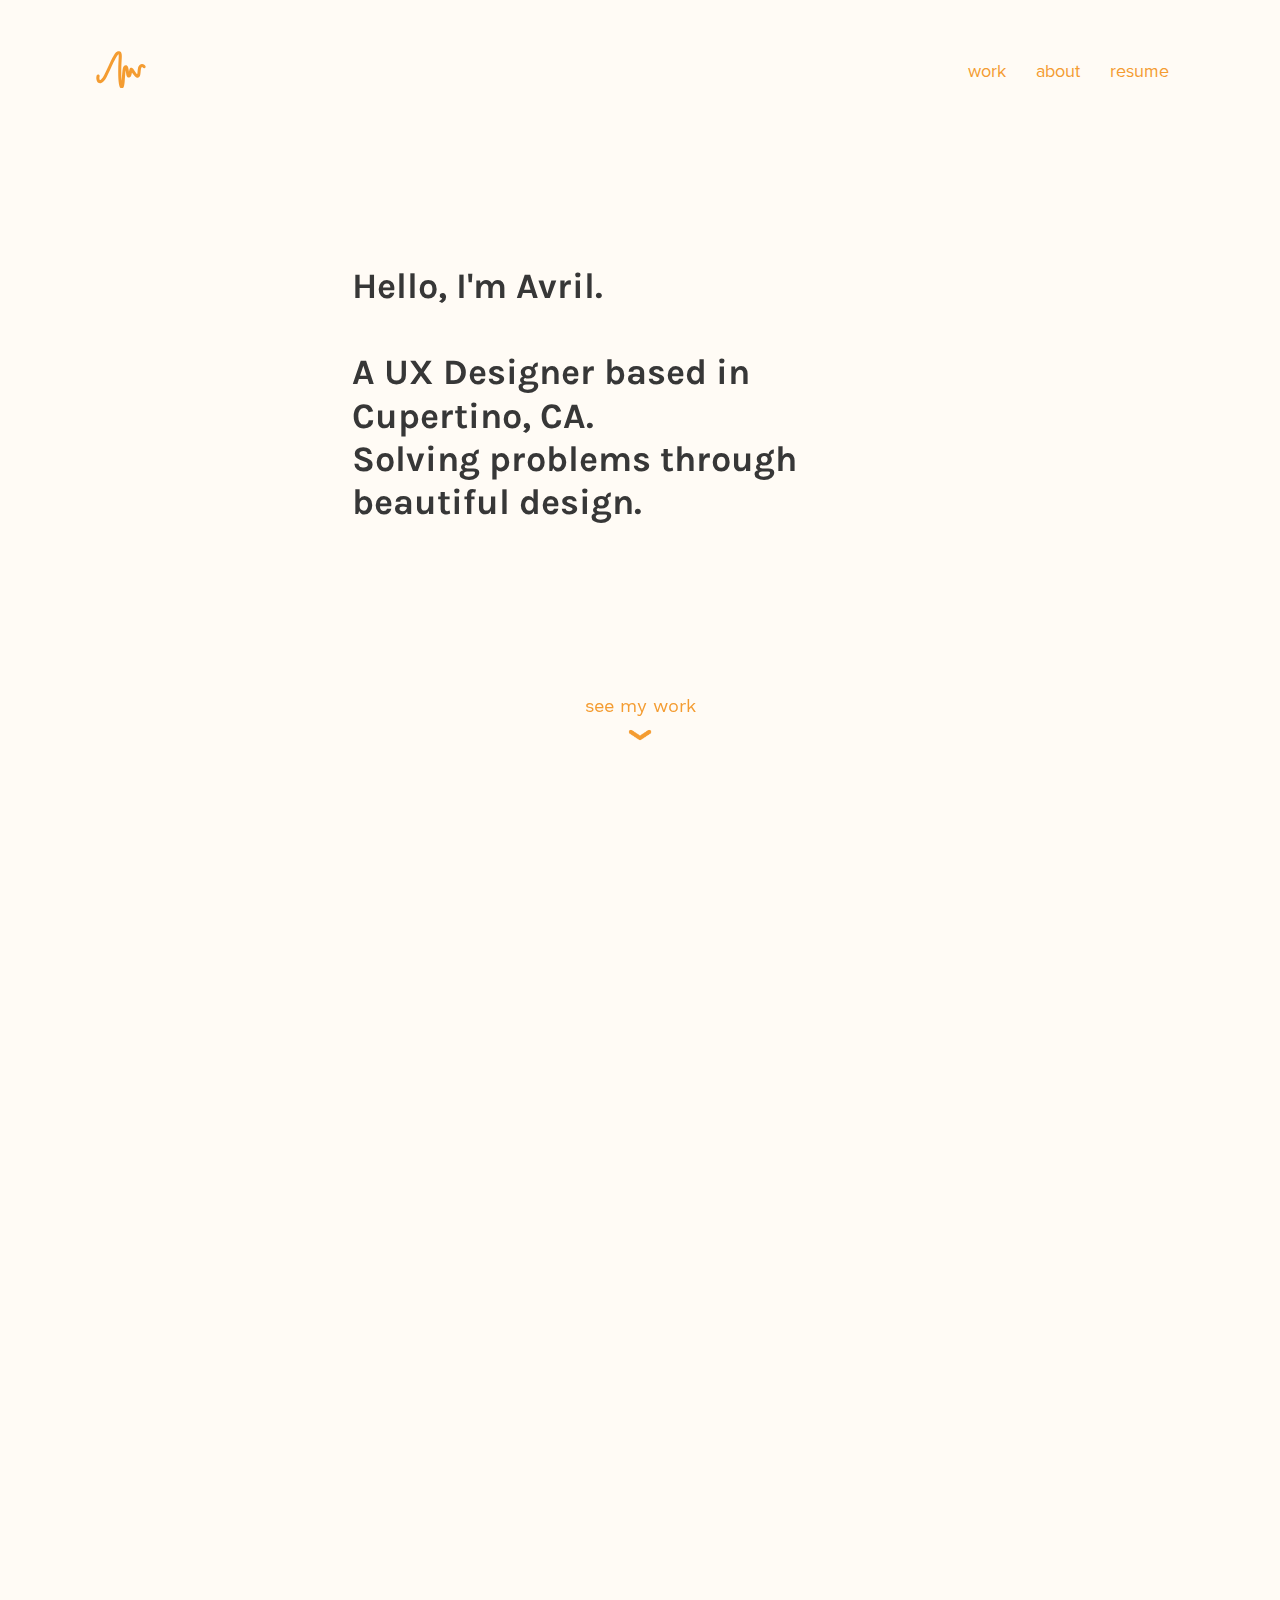
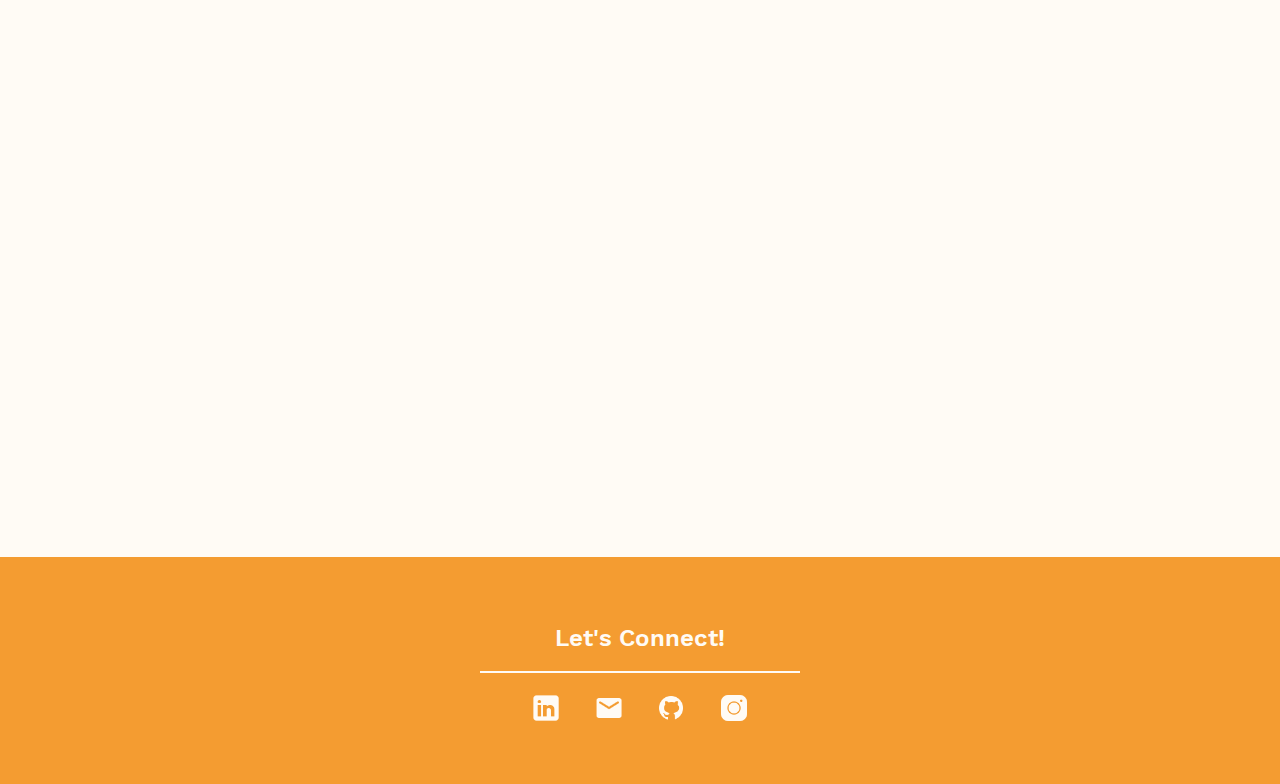
<file: index.html>
<!DOCTYPE html>
<html>
  <head>
    <!-- Global site tag (gtag.js) - Google Analytics -->
    <script async src="https://www.googletagmanager.com/gtag/js?id=UA-135998158-1"></script>
    <script>
      window.dataLayer = window.dataLayer || [];
      function gtag(){dataLayer.push(arguments);}
      gtag('js', new Date());

      gtag('config', 'UA-135998158-1');
    </script>
    <!-- Required meta tags -->
    <meta charset="UTF-8">
    <meta name="viewport" content="width=device-width, initial-scale=1, shrink-to-fit=no">

    <title>UX Designer | Avril Wong</title>
    <link rel="shortcut icon" href="images/icons/favicon.ico" type="image/x-icon">
    <link rel="stylesheet" type="text/css" href="styles/reset.css">
    <link rel="stylesheet" type="text/css" href="https://cdnjs.cloudflare.com/ajax/libs/animate.css/3.5.2/animate.css">
    <link href="https://unpkg.com/aos@2.3.1/dist/aos.css" rel="stylesheet">
    <link rel="stylesheet" type="text/css" href="styles/home.css">
  </head>

  <body>
    <header>
      <a href="index.html"><svg class ="smallLogo" width="290" height="219" viewBox="0 0 290 219" fill="none" xmlns="http://www.w3.org/2000/svg">
      <path d="M19.8943 149.375C21.5044 144.672 18.9975 139.555 14.2949 137.944C9.59239 136.334 4.47495 138.841 2.86483 143.544L19.8943 149.375ZM272.365 96.5754C274.975 100.806 280.519 102.12 284.75 99.5104C288.98 96.9008 290.294 91.3559 287.685 87.1254L272.365 96.5754ZM129.952 9.80029L129.952 18.8003L129.952 9.80029ZM54.1897 146.459L46.2191 142.279L46.2191 142.279L54.1897 146.459ZM166.283 181.179C168.605 154.14 169.548 132.797 171.384 117.381C172.301 109.687 173.341 104.538 174.514 101.491C175.891 97.9131 175.864 100.85 172.613 100.85V82.8504C163.736 82.8504 159.552 90.2531 157.716 95.0246C155.675 100.327 154.445 107.41 153.511 115.251C151.646 130.906 150.564 153.842 148.349 179.639L166.283 181.179ZM172.613 100.85C169.777 100.85 168.563 98.9609 168.744 99.2294C168.944 99.5263 169.468 100.562 170.095 102.806C171.323 107.199 172.206 113.359 173.134 120.341C174.01 126.927 174.936 134.347 176.32 140.049C177 142.849 177.958 145.995 179.485 148.628C180.887 151.045 184.261 155.459 190.369 155.459V137.459C194.041 137.459 195.386 140.167 195.056 139.598C194.851 139.244 194.375 138.124 193.812 135.804C192.711 131.267 191.917 125.035 190.977 117.969C190.09 111.299 189.064 103.807 187.43 97.9606C186.627 95.0846 185.481 91.8539 183.667 89.1644C181.834 86.4465 178.261 82.8504 172.613 82.8504V100.85ZM190.369 155.459C195.329 155.459 198.714 152.605 200.601 150.275C202.451 147.991 203.691 145.265 204.57 142.902C206.351 138.114 207.598 132.123 208.59 127.007C209.665 121.464 210.441 116.988 211.306 113.882C211.783 112.171 211.994 112.029 211.673 112.5C211.51 112.739 210.55 114.132 208.465 114.955C205.822 115.999 203.254 115.428 201.6 114.449L210.77 98.9598C208.391 97.5508 205.141 96.9144 201.852 98.2141C199.121 99.2929 197.551 101.261 196.806 102.352C195.321 104.528 194.483 107.197 193.966 109.051C192.845 113.077 191.855 118.755 190.919 123.58C189.901 128.832 188.89 133.424 187.699 136.627C187.419 137.379 187.165 137.954 186.949 138.374C186.726 138.806 186.601 138.962 186.614 138.945C186.622 138.936 186.905 138.581 187.539 138.209C188.242 137.798 189.225 137.459 190.369 137.459V155.459ZM201.6 114.449C200.641 113.881 200.634 113.531 201.833 115.088C202.74 116.265 203.879 117.911 205.274 120.015C207.931 124.017 211.501 129.662 215.099 134.816C218.689 139.957 222.872 145.453 227.207 149.402C229.37 151.372 232.008 153.368 235.041 154.602C238.211 155.891 242.318 156.522 246.542 154.778L239.671 138.141C240.999 137.592 241.962 137.985 241.824 137.929C241.549 137.817 240.716 137.359 239.328 136.095C236.561 133.574 233.325 129.477 229.858 124.511C226.399 119.557 223.272 114.582 220.272 110.061C218.839 107.902 217.409 105.811 216.092 104.102C215.067 102.772 213.18 100.387 210.77 98.9598L201.6 114.449ZM246.542 154.778C250.492 153.146 252.965 150.119 254.491 147.356C255.996 144.63 256.916 141.574 257.544 138.739C258.788 133.128 259.315 126.266 259.816 120.187C260.347 113.742 260.863 107.902 261.922 103.098C263.062 97.9219 264.398 96.1616 264.895 95.7755L253.857 81.5571C248.038 86.0751 245.628 93.3932 244.343 99.2252C242.976 105.43 242.386 112.528 241.877 118.708C241.337 125.253 240.889 130.701 239.971 134.842C239.519 136.883 239.06 138.063 238.734 138.654C238.428 139.208 238.616 138.576 239.671 138.141L246.542 154.778ZM21.4899 169.624C20.3975 167.57 19.3455 164.144 18.9518 160.123C18.5603 156.123 18.8952 152.292 19.8943 149.375L2.86483 143.544C0.817668 149.523 0.468593 156.066 1.0375 161.877C1.60432 167.666 3.15732 173.487 5.59685 178.075L21.4899 169.624ZM264.895 95.7755C266.897 94.2213 268.087 94.0344 268.506 94.0077C268.946 93.9796 269.409 94.0762 270.015 94.4182C270.683 94.795 271.33 95.371 271.856 95.9609C272.101 96.2358 272.276 96.4649 272.371 96.596C272.394 96.6279 272.412 96.6529 272.423 96.67C272.435 96.687 272.441 96.696 272.441 96.6959C272.441 96.6957 272.435 96.6863 272.422 96.6667C272.416 96.6569 272.408 96.6444 272.399 96.6293C272.394 96.6217 272.389 96.6134 272.383 96.6044C272.38 96.6 272.377 96.5953 272.374 96.5905C272.373 96.5881 272.37 96.5843 272.37 96.5831C272.367 96.5793 272.365 96.5754 280.025 91.8504C287.685 87.1254 287.682 87.1215 287.68 87.1175C287.679 87.1161 287.677 87.112 287.675 87.1092C287.671 87.1036 287.668 87.0977 287.664 87.0917C287.656 87.0796 287.648 87.0666 287.64 87.0528C287.622 87.0253 287.603 86.9943 287.581 86.9602C287.537 86.892 287.484 86.8109 287.423 86.718C287.299 86.5325 287.138 86.2987 286.941 86.0266C286.548 85.4855 285.999 84.7762 285.295 83.9863C283.923 82.4466 281.777 80.3876 278.862 78.7424C275.885 77.0622 271.976 75.7498 267.36 76.0442C262.722 76.34 258.172 78.2071 253.857 81.5571L264.895 95.7755ZM129.952 18.8003C131.376 18.8003 131.525 19.0415 131.171 18.8448C130.633 18.5455 130.514 18.1566 130.663 18.4945C131.331 20.0095 131.898 23.7813 131.723 32.6507C131.408 48.6434 128.754 78.9238 128.754 124.088H146.754C146.754 78.2757 149.357 51.4125 149.72 33.0055C149.884 24.6749 149.646 16.9329 147.134 11.234C145.693 7.96491 143.39 5.04402 139.921 3.11449C136.637 1.28761 133.107 0.800297 129.952 0.800293L129.952 18.8003ZM128.754 124.088C128.754 147.054 129.701 165.586 131.225 179.667C132.709 193.384 134.829 203.848 137.67 209.967C138.412 211.566 139.421 213.359 140.837 214.906C142.219 216.415 144.742 218.485 148.443 218.769C152.352 219.069 155.29 217.221 157.009 215.568C158.645 213.993 159.731 212.117 160.473 210.558C163.291 204.631 165.149 194.376 166.283 181.179L148.349 179.639C147.213 192.861 145.492 200.146 144.217 202.828C143.935 203.421 143.966 203.138 144.527 202.598C145.17 201.979 147.014 200.606 149.821 200.822C152.42 201.022 153.835 202.447 154.113 202.75C154.425 203.091 154.335 203.118 153.996 202.388C152.514 199.195 150.595 191.358 149.12 177.73C147.685 164.466 146.754 146.609 146.754 124.088H128.754ZM5.59685 178.075C9.01869 184.511 17.9099 191.082 29.8654 186.932C40.2703 183.32 50.9292 172.056 62.1602 150.639L46.2191 142.279C35.3776 162.954 27.4793 168.706 23.9622 169.927C22.5678 170.411 22.0734 170.13 22.0299 170.11C21.9211 170.06 21.8025 169.98 21.6867 169.867C21.6297 169.812 21.5819 169.756 21.5448 169.706C21.5267 169.682 21.513 169.662 21.5033 169.647C21.4936 169.631 21.4894 169.624 21.4899 169.624L5.59685 178.075ZM62.1602 150.639C73.2153 129.557 88.094 94.3263 101.591 66.2443C108.509 51.8515 115.126 39.1643 121.02 30.165C123.985 25.638 126.53 22.4139 128.595 20.4205C130.977 18.1204 131.326 18.8003 129.952 18.8003L129.952 0.800293C123.999 0.800285 119.236 4.43537 116.092 7.47138C112.63 10.8141 109.234 15.3069 105.962 20.3033C99.3818 30.3507 92.3421 43.9361 85.3678 58.4467C71.081 88.1714 57.2366 121.27 46.2191 142.279L62.1602 150.639Z" fill="#F49C31"/>
      </svg></a>
      <div class="menu">
        <a class="menuLink" href="index.html#mywork">work</a>
        <a class="menuLink" href="biography.html">about</a>
        <a class="menuLink" href="wongavril.pdf" target="_blank">resume</a>
      </div>
    </header>

    <div class="content aos-init aos-animate" data-aos="fade-up" data-aos-duration="1500">
      <!---<svg class ="largeLogo" width="118.45" height="85.59" viewBox="0 0 290 219" fill="none" xmlns="http://www.w3.org/2000/svg">
      <path d="M19.8943 149.375C21.5044 144.672 18.9975 139.555 14.2949 137.944C9.59239 136.334 4.47495 138.841 2.86483 143.544L19.8943 149.375ZM272.365 96.5754C274.975 100.806 280.519 102.12 284.75 99.5104C288.98 96.9008 290.294 91.3559 287.685 87.1254L272.365 96.5754ZM129.952 9.80029L129.952 18.8003L129.952 9.80029ZM54.1897 146.459L46.2191 142.279L46.2191 142.279L54.1897 146.459ZM166.283 181.179C168.605 154.14 169.548 132.797 171.384 117.381C172.301 109.687 173.341 104.538 174.514 101.491C175.891 97.9131 175.864 100.85 172.613 100.85V82.8504C163.736 82.8504 159.552 90.2531 157.716 95.0246C155.675 100.327 154.445 107.41 153.511 115.251C151.646 130.906 150.564 153.842 148.349 179.639L166.283 181.179ZM172.613 100.85C169.777 100.85 168.563 98.9609 168.744 99.2294C168.944 99.5263 169.468 100.562 170.095 102.806C171.323 107.199 172.206 113.359 173.134 120.341C174.01 126.927 174.936 134.347 176.32 140.049C177 142.849 177.958 145.995 179.485 148.628C180.887 151.045 184.261 155.459 190.369 155.459V137.459C194.041 137.459 195.386 140.167 195.056 139.598C194.851 139.244 194.375 138.124 193.812 135.804C192.711 131.267 191.917 125.035 190.977 117.969C190.09 111.299 189.064 103.807 187.43 97.9606C186.627 95.0846 185.481 91.8539 183.667 89.1644C181.834 86.4465 178.261 82.8504 172.613 82.8504V100.85ZM190.369 155.459C195.329 155.459 198.714 152.605 200.601 150.275C202.451 147.991 203.691 145.265 204.57 142.902C206.351 138.114 207.598 132.123 208.59 127.007C209.665 121.464 210.441 116.988 211.306 113.882C211.783 112.171 211.994 112.029 211.673 112.5C211.51 112.739 210.55 114.132 208.465 114.955C205.822 115.999 203.254 115.428 201.6 114.449L210.77 98.9598C208.391 97.5508 205.141 96.9144 201.852 98.2141C199.121 99.2929 197.551 101.261 196.806 102.352C195.321 104.528 194.483 107.197 193.966 109.051C192.845 113.077 191.855 118.755 190.919 123.58C189.901 128.832 188.89 133.424 187.699 136.627C187.419 137.379 187.165 137.954 186.949 138.374C186.726 138.806 186.601 138.962 186.614 138.945C186.622 138.936 186.905 138.581 187.539 138.209C188.242 137.798 189.225 137.459 190.369 137.459V155.459ZM201.6 114.449C200.641 113.881 200.634 113.531 201.833 115.088C202.74 116.265 203.879 117.911 205.274 120.015C207.931 124.017 211.501 129.662 215.099 134.816C218.689 139.957 222.872 145.453 227.207 149.402C229.37 151.372 232.008 153.368 235.041 154.602C238.211 155.891 242.318 156.522 246.542 154.778L239.671 138.141C240.999 137.592 241.962 137.985 241.824 137.929C241.549 137.817 240.716 137.359 239.328 136.095C236.561 133.574 233.325 129.477 229.858 124.511C226.399 119.557 223.272 114.582 220.272 110.061C218.839 107.902 217.409 105.811 216.092 104.102C215.067 102.772 213.18 100.387 210.77 98.9598L201.6 114.449ZM246.542 154.778C250.492 153.146 252.965 150.119 254.491 147.356C255.996 144.63 256.916 141.574 257.544 138.739C258.788 133.128 259.315 126.266 259.816 120.187C260.347 113.742 260.863 107.902 261.922 103.098C263.062 97.9219 264.398 96.1616 264.895 95.7755L253.857 81.5571C248.038 86.0751 245.628 93.3932 244.343 99.2252C242.976 105.43 242.386 112.528 241.877 118.708C241.337 125.253 240.889 130.701 239.971 134.842C239.519 136.883 239.06 138.063 238.734 138.654C238.428 139.208 238.616 138.576 239.671 138.141L246.542 154.778ZM21.4899 169.624C20.3975 167.57 19.3455 164.144 18.9518 160.123C18.5603 156.123 18.8952 152.292 19.8943 149.375L2.86483 143.544C0.817668 149.523 0.468593 156.066 1.0375 161.877C1.60432 167.666 3.15732 173.487 5.59685 178.075L21.4899 169.624ZM264.895 95.7755C266.897 94.2213 268.087 94.0344 268.506 94.0077C268.946 93.9796 269.409 94.0762 270.015 94.4182C270.683 94.795 271.33 95.371 271.856 95.9609C272.101 96.2358 272.276 96.4649 272.371 96.596C272.394 96.6279 272.412 96.6529 272.423 96.67C272.435 96.687 272.441 96.696 272.441 96.6959C272.441 96.6957 272.435 96.6863 272.422 96.6667C272.416 96.6569 272.408 96.6444 272.399 96.6293C272.394 96.6217 272.389 96.6134 272.383 96.6044C272.38 96.6 272.377 96.5953 272.374 96.5905C272.373 96.5881 272.37 96.5843 272.37 96.5831C272.367 96.5793 272.365 96.5754 280.025 91.8504C287.685 87.1254 287.682 87.1215 287.68 87.1175C287.679 87.1161 287.677 87.112 287.675 87.1092C287.671 87.1036 287.668 87.0977 287.664 87.0917C287.656 87.0796 287.648 87.0666 287.64 87.0528C287.622 87.0253 287.603 86.9943 287.581 86.9602C287.537 86.892 287.484 86.8109 287.423 86.718C287.299 86.5325 287.138 86.2987 286.941 86.0266C286.548 85.4855 285.999 84.7762 285.295 83.9863C283.923 82.4466 281.777 80.3876 278.862 78.7424C275.885 77.0622 271.976 75.7498 267.36 76.0442C262.722 76.34 258.172 78.2071 253.857 81.5571L264.895 95.7755ZM129.952 18.8003C131.376 18.8003 131.525 19.0415 131.171 18.8448C130.633 18.5455 130.514 18.1566 130.663 18.4945C131.331 20.0095 131.898 23.7813 131.723 32.6507C131.408 48.6434 128.754 78.9238 128.754 124.088H146.754C146.754 78.2757 149.357 51.4125 149.72 33.0055C149.884 24.6749 149.646 16.9329 147.134 11.234C145.693 7.96491 143.39 5.04402 139.921 3.11449C136.637 1.28761 133.107 0.800297 129.952 0.800293L129.952 18.8003ZM128.754 124.088C128.754 147.054 129.701 165.586 131.225 179.667C132.709 193.384 134.829 203.848 137.67 209.967C138.412 211.566 139.421 213.359 140.837 214.906C142.219 216.415 144.742 218.485 148.443 218.769C152.352 219.069 155.29 217.221 157.009 215.568C158.645 213.993 159.731 212.117 160.473 210.558C163.291 204.631 165.149 194.376 166.283 181.179L148.349 179.639C147.213 192.861 145.492 200.146 144.217 202.828C143.935 203.421 143.966 203.138 144.527 202.598C145.17 201.979 147.014 200.606 149.821 200.822C152.42 201.022 153.835 202.447 154.113 202.75C154.425 203.091 154.335 203.118 153.996 202.388C152.514 199.195 150.595 191.358 149.12 177.73C147.685 164.466 146.754 146.609 146.754 124.088H128.754ZM5.59685 178.075C9.01869 184.511 17.9099 191.082 29.8654 186.932C40.2703 183.32 50.9292 172.056 62.1602 150.639L46.2191 142.279C35.3776 162.954 27.4793 168.706 23.9622 169.927C22.5678 170.411 22.0734 170.13 22.0299 170.11C21.9211 170.06 21.8025 169.98 21.6867 169.867C21.6297 169.812 21.5819 169.756 21.5448 169.706C21.5267 169.682 21.513 169.662 21.5033 169.647C21.4936 169.631 21.4894 169.624 21.4899 169.624L5.59685 178.075ZM62.1602 150.639C73.2153 129.557 88.094 94.3263 101.591 66.2443C108.509 51.8515 115.126 39.1643 121.02 30.165C123.985 25.638 126.53 22.4139 128.595 20.4205C130.977 18.1204 131.326 18.8003 129.952 18.8003L129.952 0.800293C123.999 0.800285 119.236 4.43537 116.092 7.47138C112.63 10.8141 109.234 15.3069 105.962 20.3033C99.3818 30.3507 92.3421 43.9361 85.3678 58.4467C71.081 88.1714 57.2366 121.27 46.2191 142.279L62.1602 150.639Z" fill="#F49C31"/>
      </svg>--->
      <div>
        <div class="hero">
          <div>Hello, I'm Avril.</div>
          <br>
          <div>A UX Designer based in Cupertino, CA.</div>
          <div>Solving problems through beautiful design.</div>
        </div>
      </div>

        <div id="mywork" class="indicatorSpacing">
          <a class="indicatorLink" href="#mywork">
            <div class="animated bounce indicator">
              <div>see my work</div>
              <img class="icon" src="images/icons/icons8-chevron_down.png"/>
            </div>
          </a>
        </div>
      </div>

    <div class="mainContent">
      <div class="project" data-aos="fade-up" data-aos-duration="1500">
        <div class="projectImageContainer">
          <img class="projectImage" src="images/project3/hero.png"/>
        </div>
        <div class="projectInfo">
          <div class="projectName">Badminton Center</div>
          <div class="projectSubtitle">Interaction Redesign | Web & Mobile</div>
          <div class="projectDescription">
            Redesign the workflow and interface for the signup kiosk at Bay Badminton Center.
          </div>
          <div class="projectButton">
            <a href="badminton.html" class="button">View Case Study</a>
          </div>
        </div>
      </div>

      <div class="project" data-aos="fade-up" data-aos-duration="1500">
        <div class="projectImageContainer">
          <img class="projectImage" src="images/project2/hero.png"/>
        </div>
        <div class="projectInfo">
          <div class="projectName">StudyBuddy</div>
          <div class="projectSubtitle">Study Place Finder | iOS App Prototype</div>
          <div class="projectDescription">
            A mobile app that helps to find a place to focus and boost your productivity, 
            in addition to finding people with the same interests and goals to meet up with.
          </div>
          <div class="projectButton">
            <a href="studybuddy.html" class="button">View Case Study</a>
          </div>
        </div>
      </div>
    
      
      <div class="project" data-aos="fade-up" data-aos-duration="1500">
        <div class="projectImageContainer">
          <img class="projectImage" src="images/project1/hero.png"/>
        </div>
        <div class="projectInfo">
          <div class="projectName">VIVID</div>
          <div class="projectSubtitle">Saas Cloud Storage | Web & iOS Prototype</div>
          <div class="projectDescription">
            A platform for fashionistas to get inspirations and to inspire others
            seamlessly at one place.
          </div>
          <div class="projectButton">
            <a href="vivid.html" class="button">View Case Study</a>
          </div>
        </div>
      </div>
     </div>

    <footer>
      <div class="animated pulse footer">Let's Connect!</div>
      <div class="spacer"></div>
      <div class="footerIcons">
        <a class="footerLink" href="https://www.linkedin.com/in/avrilwong/" target="_blank">
          <img class="icon" src="images/icons/icons8-linkedin.png">
        </a>
        <a class="footerLink" href="mailto:wongavril@gmail.com">
          <img class="icon" src="images/icons/icons8-email.png">
        </a>
        <a class="footerLink" href="https://github.com/wongavril/" target="_blank">
          <img class="icon" src="images/icons/icons8-github.png">
        </a>
        <a class="footerLink" href="https://www.instagram.com/avrilw_/" target="_blank">
          <img class="icon" src="images/icons/icons8-instagram.png">
        </a>
      </div>
    </footer>

    <!-- Custom Script -->
    <script src="scripts.js"></script>
    <script src="https://cdnjs.cloudflare.com/ajax/libs/jquery/3.1.1/jquery.min.js"></script>
    <script src="https://unpkg.com/aos@2.3.1/dist/aos.js"></script>

    <script>
      AOS.init();
    </script>

  </body>
</html>
</file>
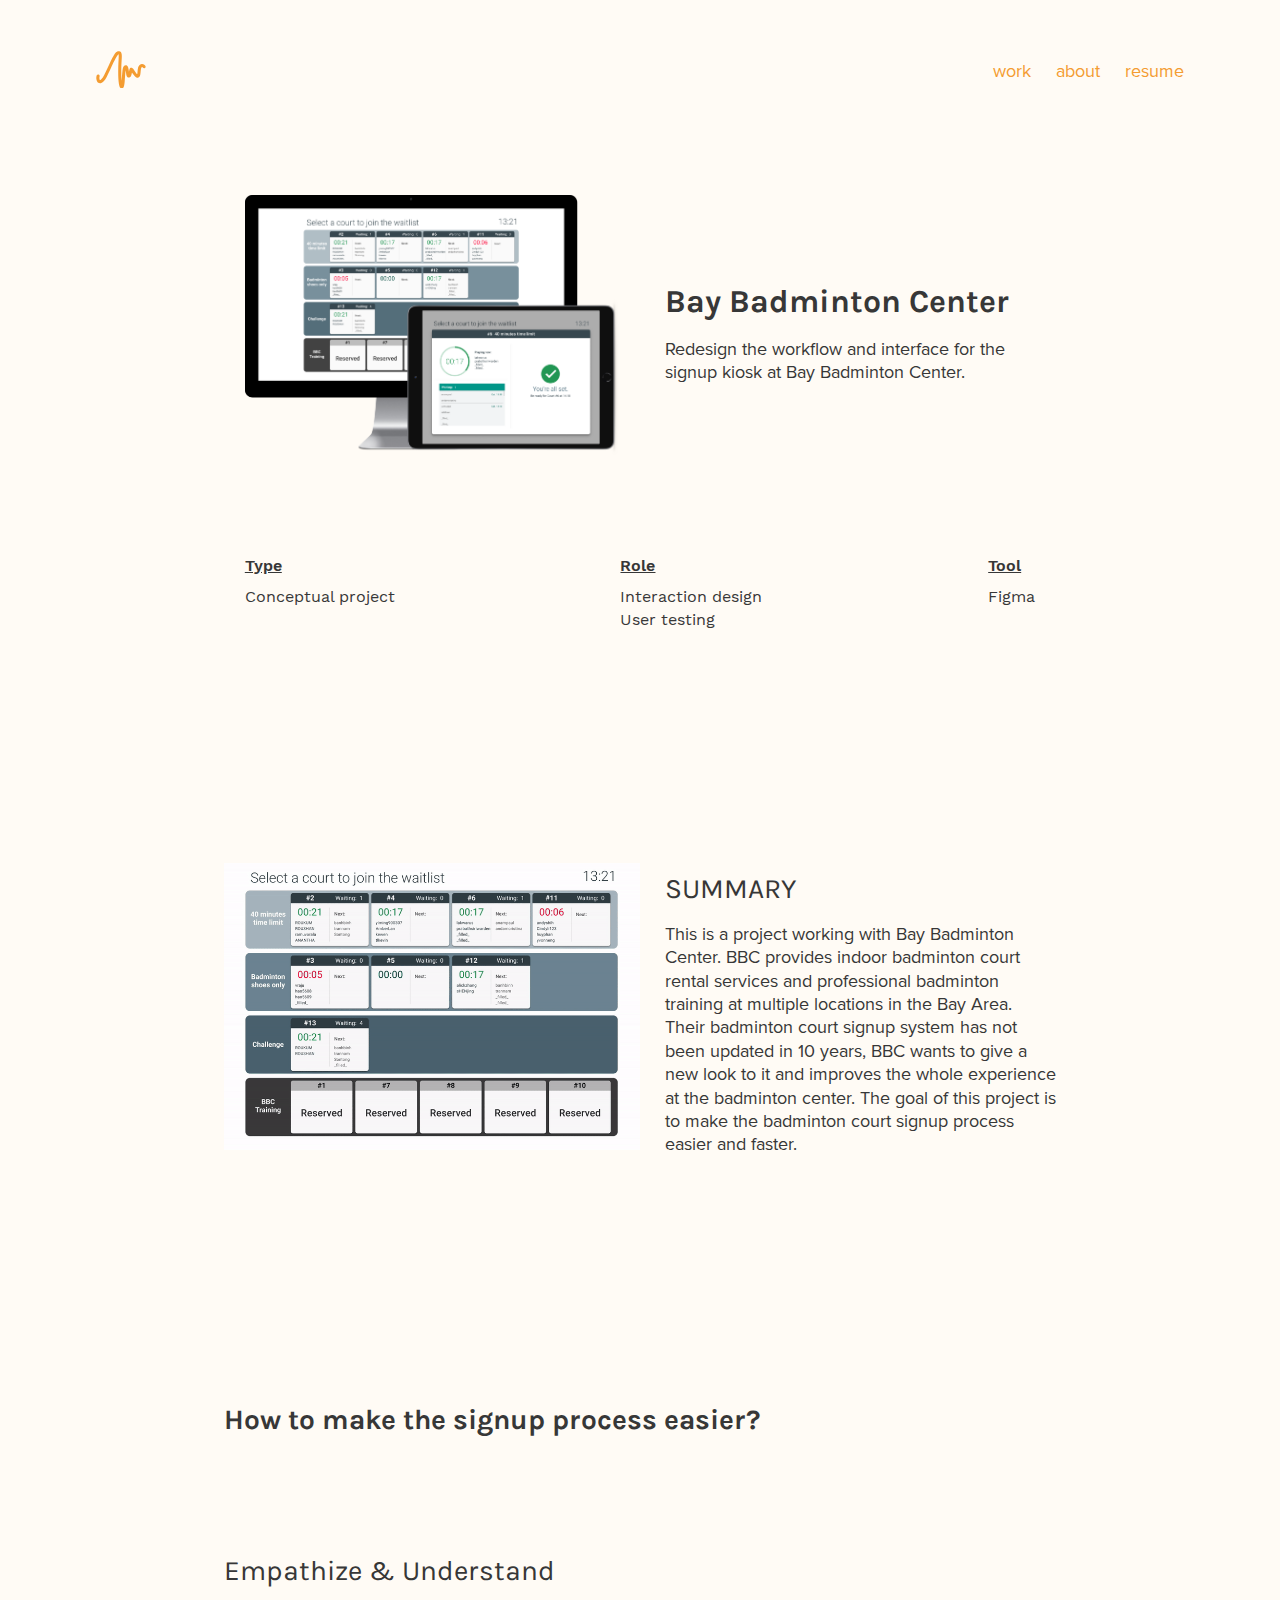
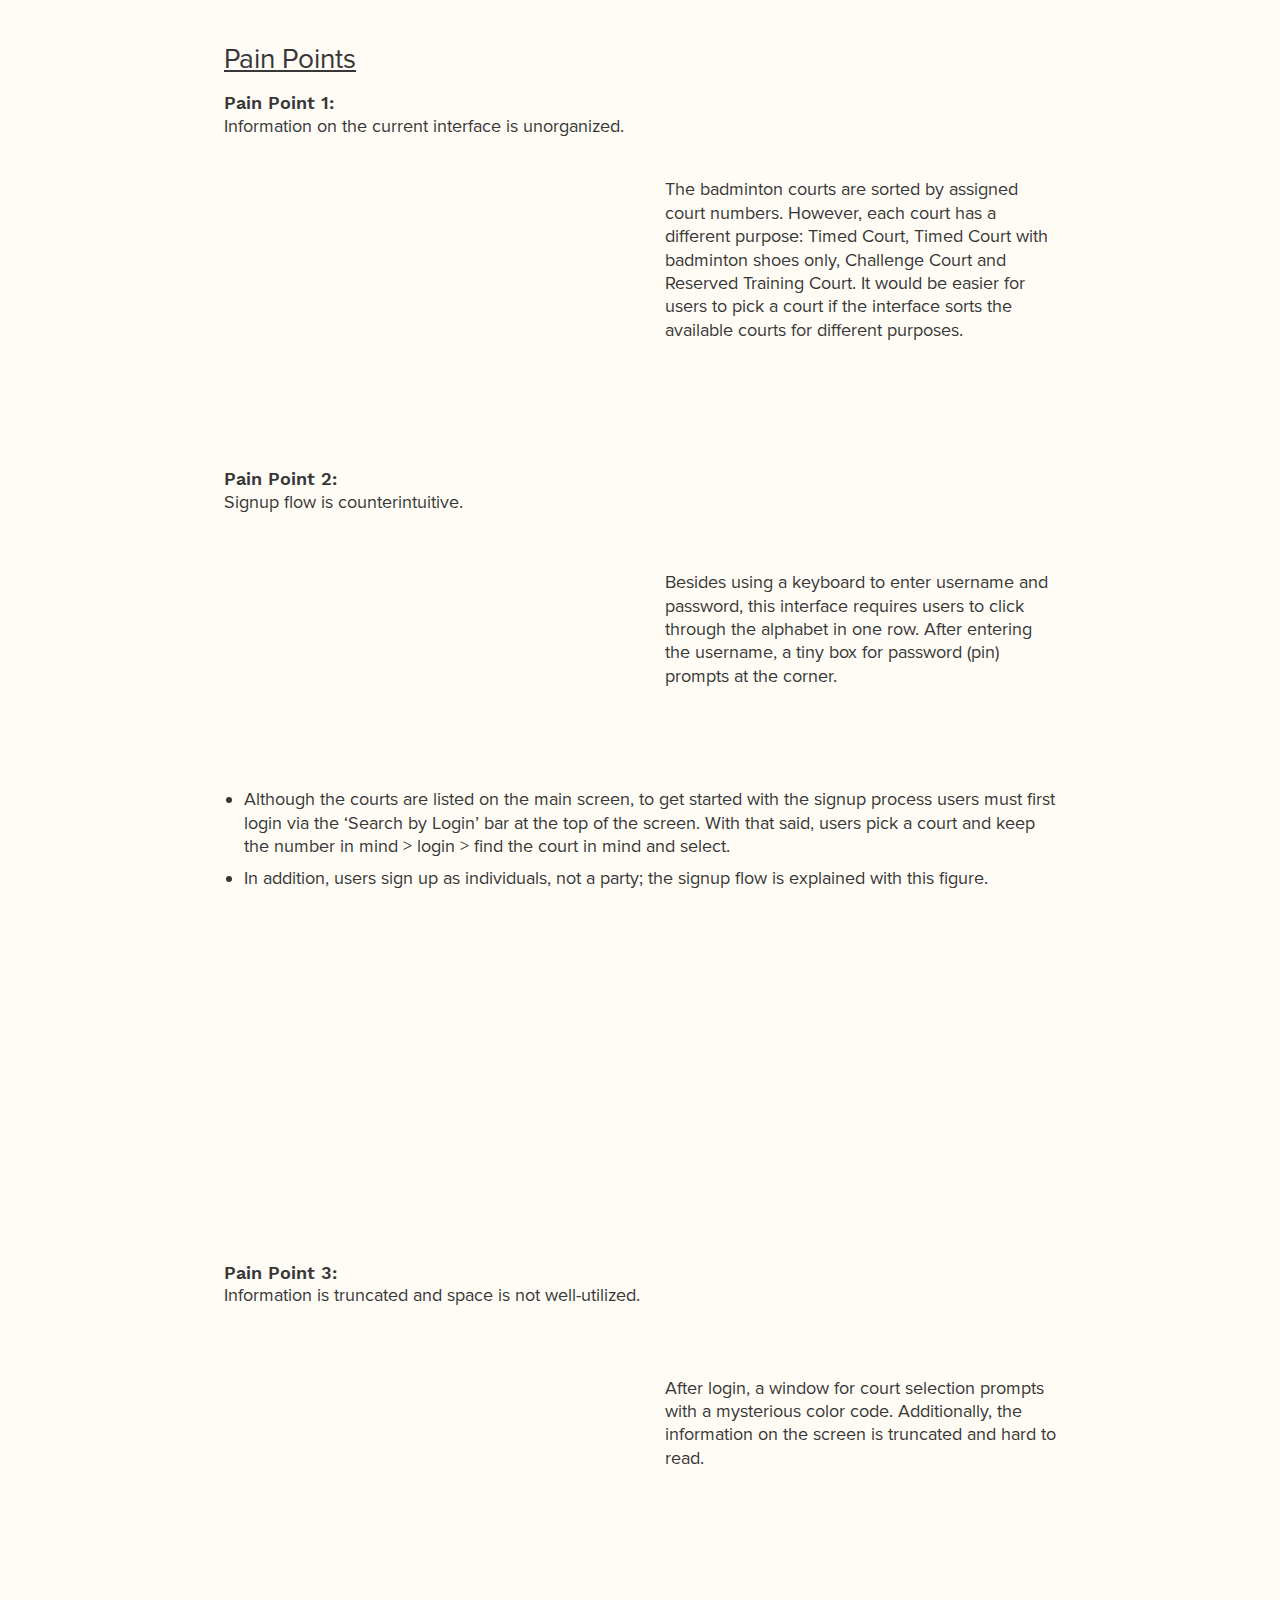
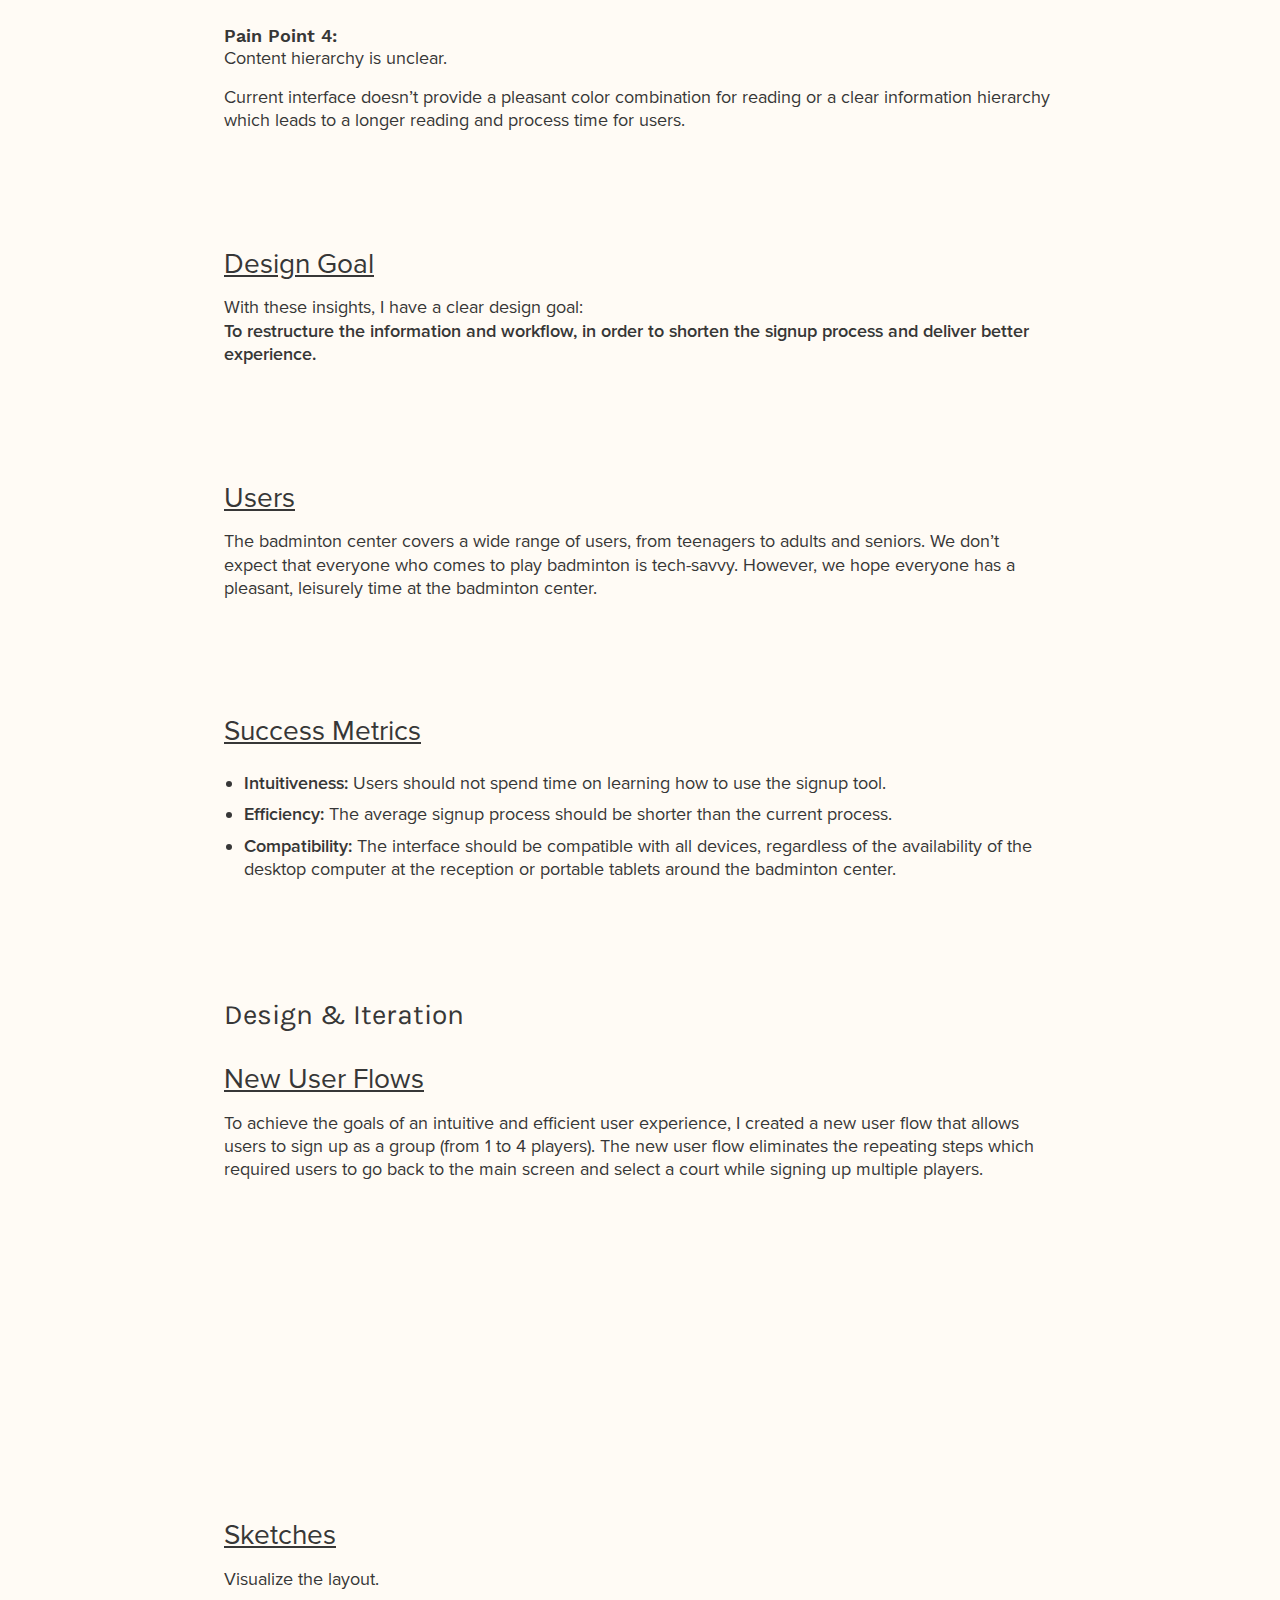
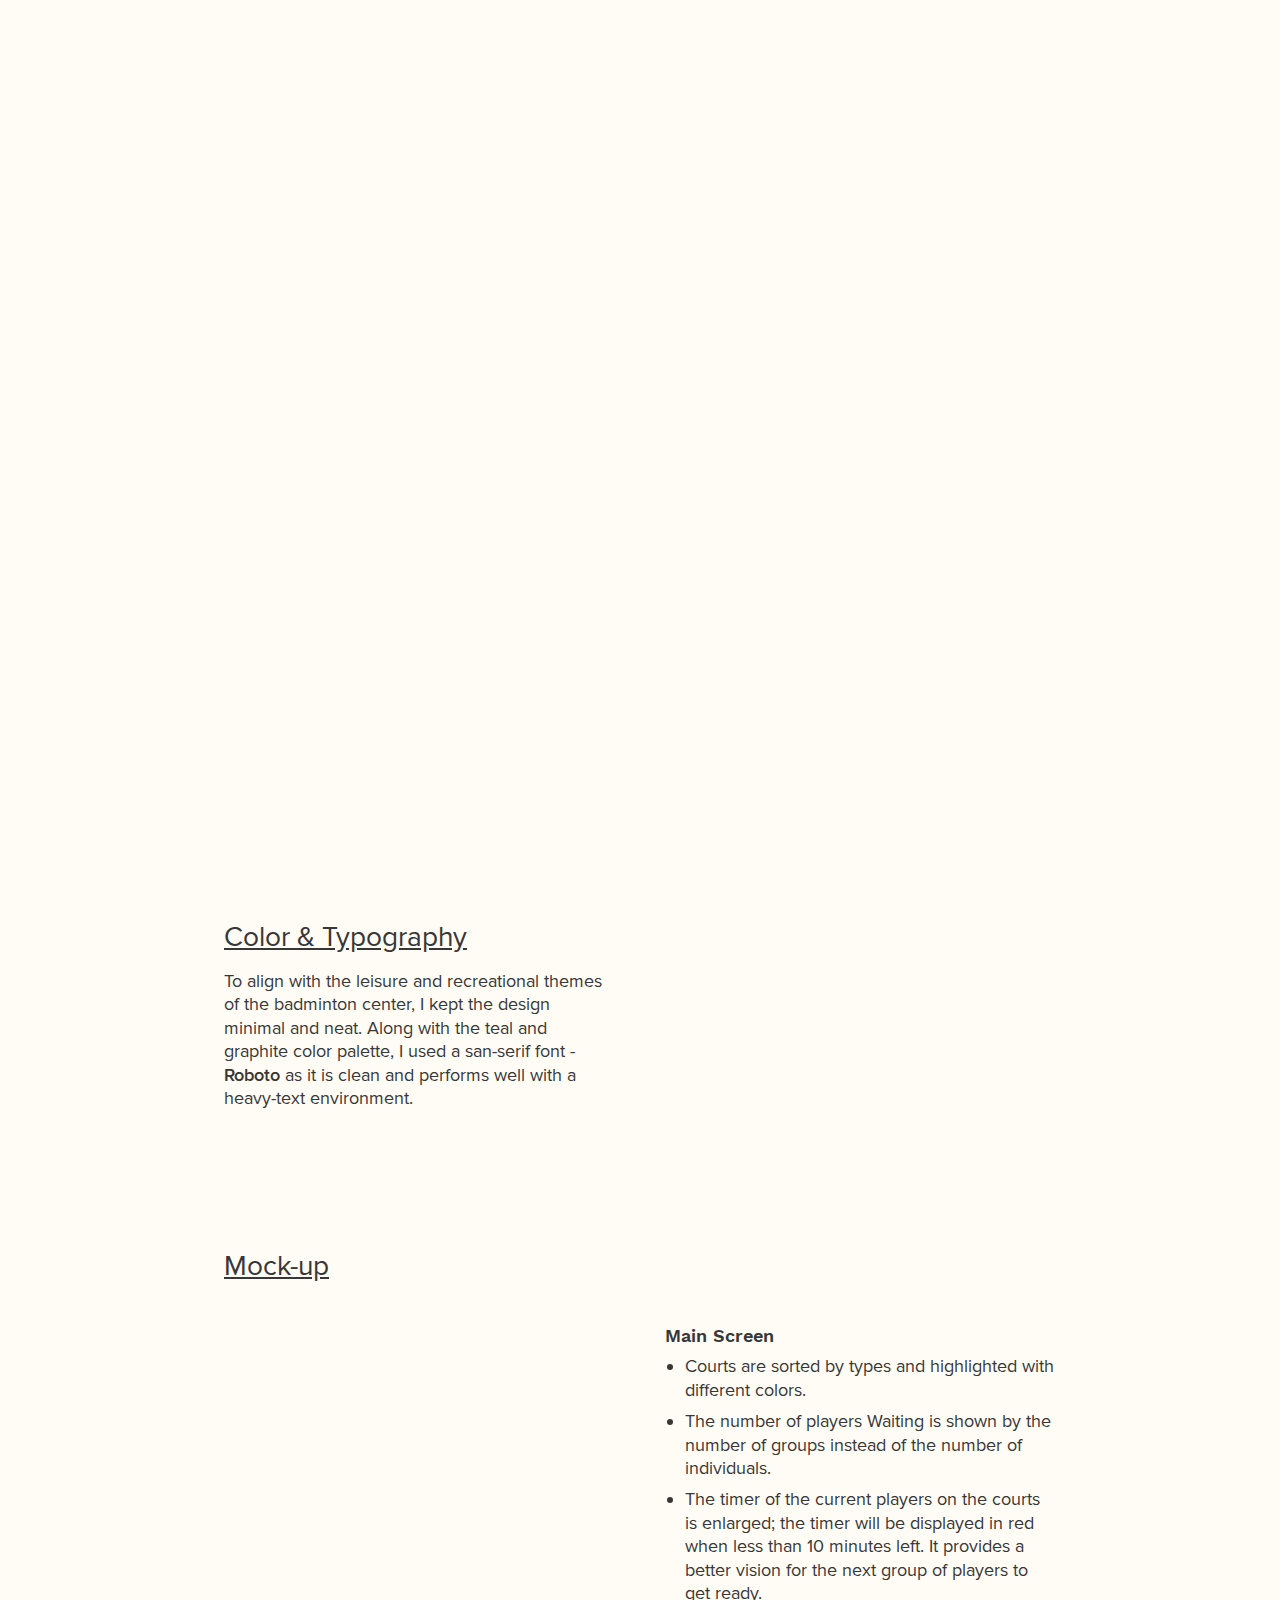
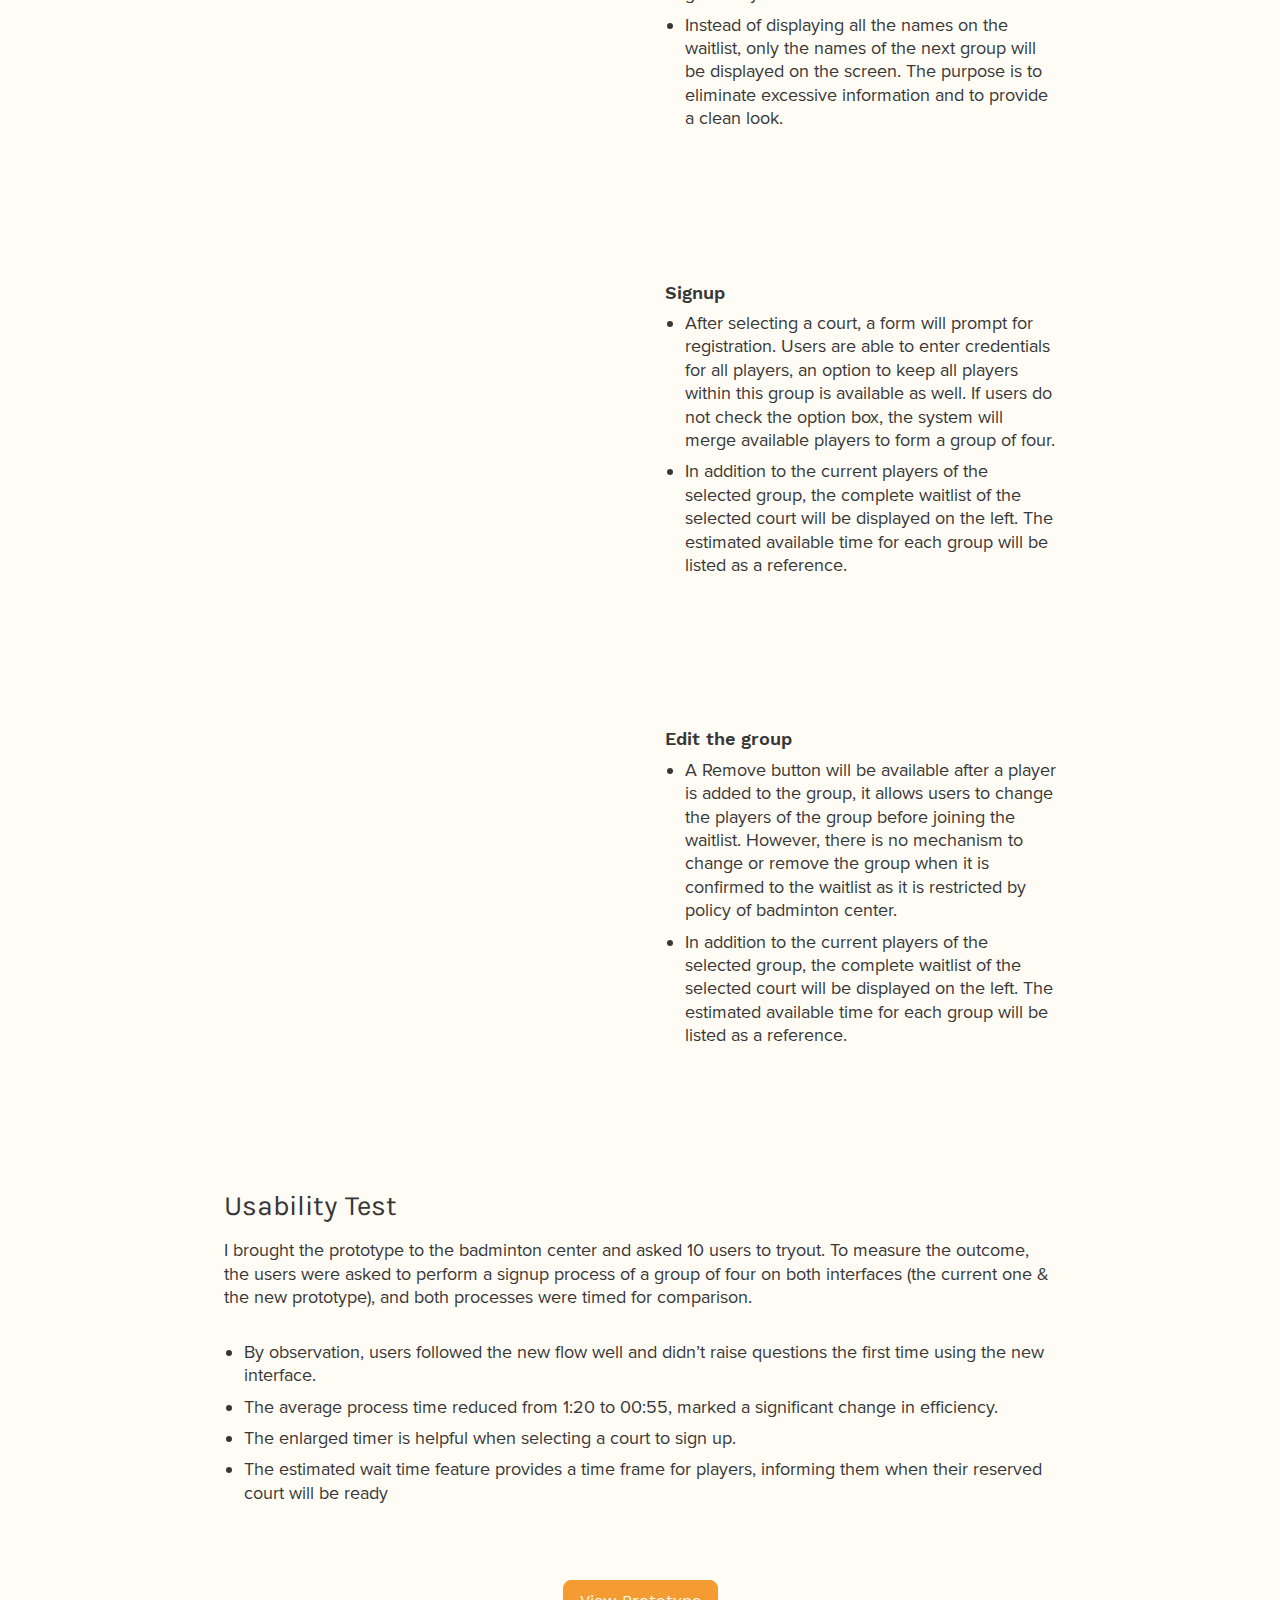
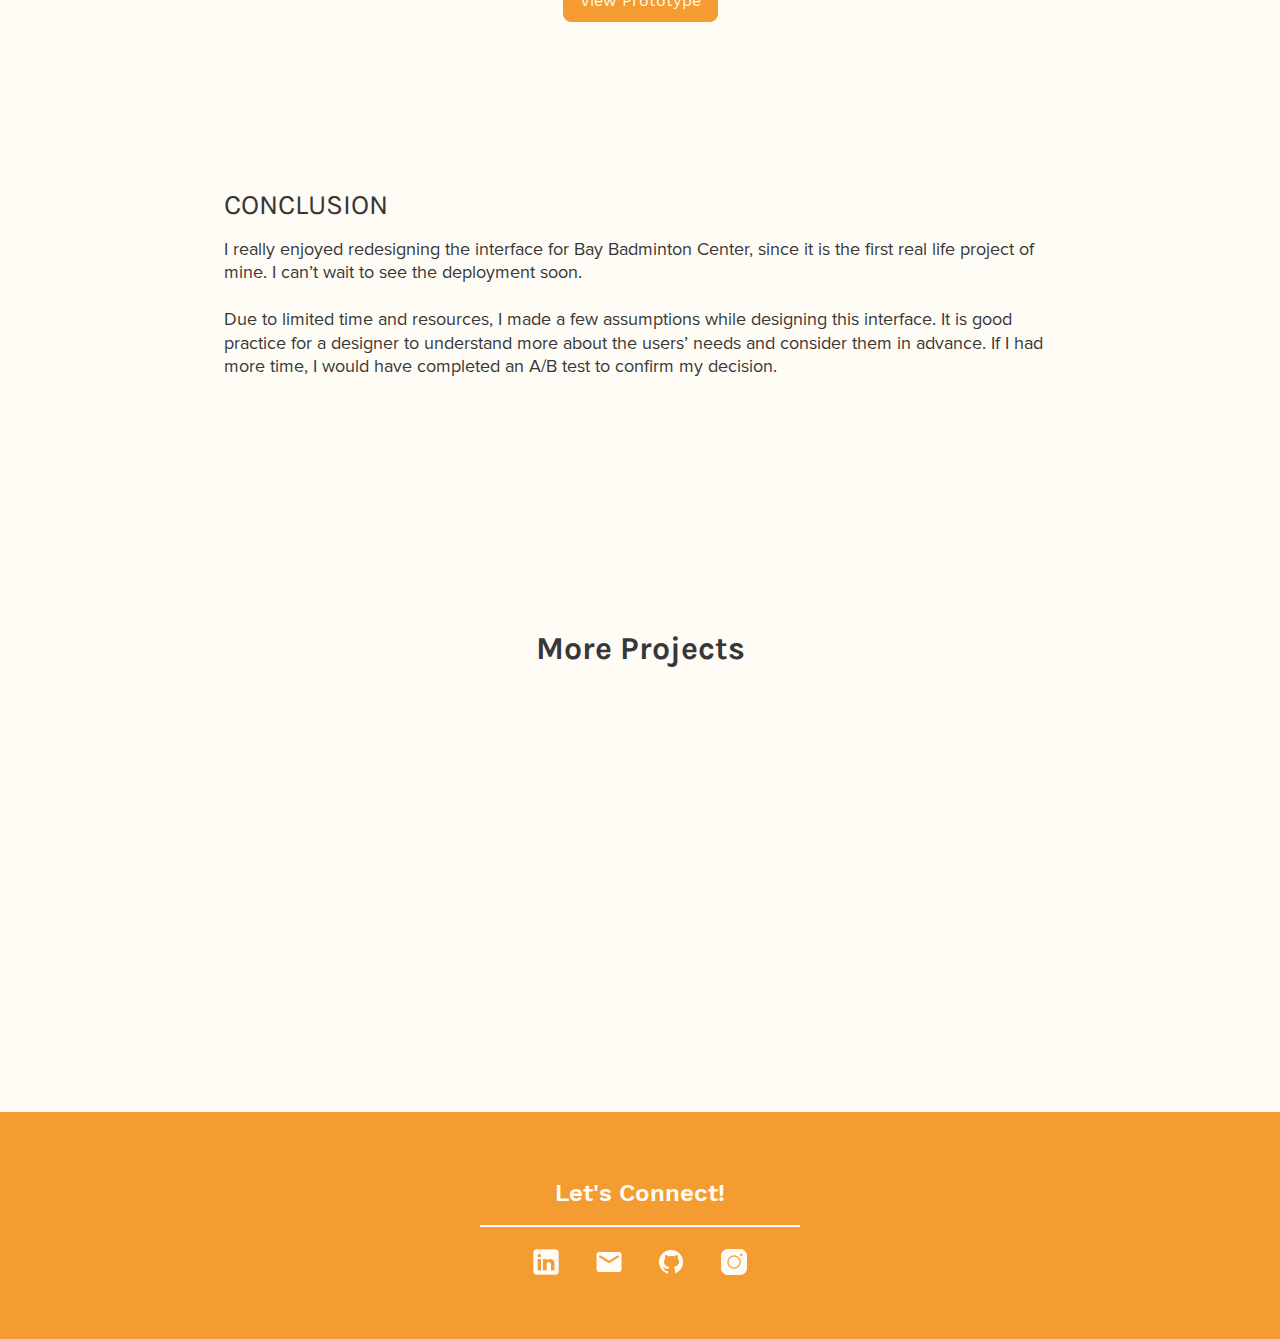
<file: badminton.html>
<!DOCTYPE html>
<html>
  <head>
    <!-- Global site tag (gtag.js) - Google Analytics -->
    <script async src="https://www.googletagmanager.com/gtag/js?id=UA-135998158-1"></script>
    <script>
      window.dataLayer = window.dataLayer || [];
      function gtag(){dataLayer.push(arguments);}
      gtag('js', new Date());

      gtag('config', 'UA-135998158-1');
    </script>

    <!-- Required meta tags -->
    <meta charset="UTF-8">
    <meta name="viewport" content="width=device-width, initial-scale=1, shrink-to-fit=no">

    <title>Badminton Center | Interaction Redesign </title>
    <link rel="shortcut icon" href="images/icons/favicon.ico" type="image/x-icon">
    <link rel="stylesheet" type="text/css" href="styles/reset.css">
    <link rel="stylesheet" type="text/css" href="https://cdnjs.cloudflare.com/ajax/libs/animate.css/3.5.2/animate.css">
    <link href="https://unpkg.com/aos@2.3.1/dist/aos.css" rel="stylesheet">
    <link rel="stylesheet" type="text/css" href="styles/badminton.css">
  </head>

  <body>
    <header>
      <a href="index.html"><svg class ="smallLogo" width="290" height="219" viewBox="0 0 290 219" fill="none" xmlns="http://www.w3.org/2000/svg">
      <path d="M19.8943 149.375C21.5044 144.672 18.9975 139.555 14.2949 137.944C9.59239 136.334 4.47495 138.841 2.86483 143.544L19.8943 149.375ZM272.365 96.5754C274.975 100.806 280.519 102.12 284.75 99.5104C288.98 96.9008 290.294 91.3559 287.685 87.1254L272.365 96.5754ZM129.952 9.80029L129.952 18.8003L129.952 9.80029ZM54.1897 146.459L46.2191 142.279L46.2191 142.279L54.1897 146.459ZM166.283 181.179C168.605 154.14 169.548 132.797 171.384 117.381C172.301 109.687 173.341 104.538 174.514 101.491C175.891 97.9131 175.864 100.85 172.613 100.85V82.8504C163.736 82.8504 159.552 90.2531 157.716 95.0246C155.675 100.327 154.445 107.41 153.511 115.251C151.646 130.906 150.564 153.842 148.349 179.639L166.283 181.179ZM172.613 100.85C169.777 100.85 168.563 98.9609 168.744 99.2294C168.944 99.5263 169.468 100.562 170.095 102.806C171.323 107.199 172.206 113.359 173.134 120.341C174.01 126.927 174.936 134.347 176.32 140.049C177 142.849 177.958 145.995 179.485 148.628C180.887 151.045 184.261 155.459 190.369 155.459V137.459C194.041 137.459 195.386 140.167 195.056 139.598C194.851 139.244 194.375 138.124 193.812 135.804C192.711 131.267 191.917 125.035 190.977 117.969C190.09 111.299 189.064 103.807 187.43 97.9606C186.627 95.0846 185.481 91.8539 183.667 89.1644C181.834 86.4465 178.261 82.8504 172.613 82.8504V100.85ZM190.369 155.459C195.329 155.459 198.714 152.605 200.601 150.275C202.451 147.991 203.691 145.265 204.57 142.902C206.351 138.114 207.598 132.123 208.59 127.007C209.665 121.464 210.441 116.988 211.306 113.882C211.783 112.171 211.994 112.029 211.673 112.5C211.51 112.739 210.55 114.132 208.465 114.955C205.822 115.999 203.254 115.428 201.6 114.449L210.77 98.9598C208.391 97.5508 205.141 96.9144 201.852 98.2141C199.121 99.2929 197.551 101.261 196.806 102.352C195.321 104.528 194.483 107.197 193.966 109.051C192.845 113.077 191.855 118.755 190.919 123.58C189.901 128.832 188.89 133.424 187.699 136.627C187.419 137.379 187.165 137.954 186.949 138.374C186.726 138.806 186.601 138.962 186.614 138.945C186.622 138.936 186.905 138.581 187.539 138.209C188.242 137.798 189.225 137.459 190.369 137.459V155.459ZM201.6 114.449C200.641 113.881 200.634 113.531 201.833 115.088C202.74 116.265 203.879 117.911 205.274 120.015C207.931 124.017 211.501 129.662 215.099 134.816C218.689 139.957 222.872 145.453 227.207 149.402C229.37 151.372 232.008 153.368 235.041 154.602C238.211 155.891 242.318 156.522 246.542 154.778L239.671 138.141C240.999 137.592 241.962 137.985 241.824 137.929C241.549 137.817 240.716 137.359 239.328 136.095C236.561 133.574 233.325 129.477 229.858 124.511C226.399 119.557 223.272 114.582 220.272 110.061C218.839 107.902 217.409 105.811 216.092 104.102C215.067 102.772 213.18 100.387 210.77 98.9598L201.6 114.449ZM246.542 154.778C250.492 153.146 252.965 150.119 254.491 147.356C255.996 144.63 256.916 141.574 257.544 138.739C258.788 133.128 259.315 126.266 259.816 120.187C260.347 113.742 260.863 107.902 261.922 103.098C263.062 97.9219 264.398 96.1616 264.895 95.7755L253.857 81.5571C248.038 86.0751 245.628 93.3932 244.343 99.2252C242.976 105.43 242.386 112.528 241.877 118.708C241.337 125.253 240.889 130.701 239.971 134.842C239.519 136.883 239.06 138.063 238.734 138.654C238.428 139.208 238.616 138.576 239.671 138.141L246.542 154.778ZM21.4899 169.624C20.3975 167.57 19.3455 164.144 18.9518 160.123C18.5603 156.123 18.8952 152.292 19.8943 149.375L2.86483 143.544C0.817668 149.523 0.468593 156.066 1.0375 161.877C1.60432 167.666 3.15732 173.487 5.59685 178.075L21.4899 169.624ZM264.895 95.7755C266.897 94.2213 268.087 94.0344 268.506 94.0077C268.946 93.9796 269.409 94.0762 270.015 94.4182C270.683 94.795 271.33 95.371 271.856 95.9609C272.101 96.2358 272.276 96.4649 272.371 96.596C272.394 96.6279 272.412 96.6529 272.423 96.67C272.435 96.687 272.441 96.696 272.441 96.6959C272.441 96.6957 272.435 96.6863 272.422 96.6667C272.416 96.6569 272.408 96.6444 272.399 96.6293C272.394 96.6217 272.389 96.6134 272.383 96.6044C272.38 96.6 272.377 96.5953 272.374 96.5905C272.373 96.5881 272.37 96.5843 272.37 96.5831C272.367 96.5793 272.365 96.5754 280.025 91.8504C287.685 87.1254 287.682 87.1215 287.68 87.1175C287.679 87.1161 287.677 87.112 287.675 87.1092C287.671 87.1036 287.668 87.0977 287.664 87.0917C287.656 87.0796 287.648 87.0666 287.64 87.0528C287.622 87.0253 287.603 86.9943 287.581 86.9602C287.537 86.892 287.484 86.8109 287.423 86.718C287.299 86.5325 287.138 86.2987 286.941 86.0266C286.548 85.4855 285.999 84.7762 285.295 83.9863C283.923 82.4466 281.777 80.3876 278.862 78.7424C275.885 77.0622 271.976 75.7498 267.36 76.0442C262.722 76.34 258.172 78.2071 253.857 81.5571L264.895 95.7755ZM129.952 18.8003C131.376 18.8003 131.525 19.0415 131.171 18.8448C130.633 18.5455 130.514 18.1566 130.663 18.4945C131.331 20.0095 131.898 23.7813 131.723 32.6507C131.408 48.6434 128.754 78.9238 128.754 124.088H146.754C146.754 78.2757 149.357 51.4125 149.72 33.0055C149.884 24.6749 149.646 16.9329 147.134 11.234C145.693 7.96491 143.39 5.04402 139.921 3.11449C136.637 1.28761 133.107 0.800297 129.952 0.800293L129.952 18.8003ZM128.754 124.088C128.754 147.054 129.701 165.586 131.225 179.667C132.709 193.384 134.829 203.848 137.67 209.967C138.412 211.566 139.421 213.359 140.837 214.906C142.219 216.415 144.742 218.485 148.443 218.769C152.352 219.069 155.29 217.221 157.009 215.568C158.645 213.993 159.731 212.117 160.473 210.558C163.291 204.631 165.149 194.376 166.283 181.179L148.349 179.639C147.213 192.861 145.492 200.146 144.217 202.828C143.935 203.421 143.966 203.138 144.527 202.598C145.17 201.979 147.014 200.606 149.821 200.822C152.42 201.022 153.835 202.447 154.113 202.75C154.425 203.091 154.335 203.118 153.996 202.388C152.514 199.195 150.595 191.358 149.12 177.73C147.685 164.466 146.754 146.609 146.754 124.088H128.754ZM5.59685 178.075C9.01869 184.511 17.9099 191.082 29.8654 186.932C40.2703 183.32 50.9292 172.056 62.1602 150.639L46.2191 142.279C35.3776 162.954 27.4793 168.706 23.9622 169.927C22.5678 170.411 22.0734 170.13 22.0299 170.11C21.9211 170.06 21.8025 169.98 21.6867 169.867C21.6297 169.812 21.5819 169.756 21.5448 169.706C21.5267 169.682 21.513 169.662 21.5033 169.647C21.4936 169.631 21.4894 169.624 21.4899 169.624L5.59685 178.075ZM62.1602 150.639C73.2153 129.557 88.094 94.3263 101.591 66.2443C108.509 51.8515 115.126 39.1643 121.02 30.165C123.985 25.638 126.53 22.4139 128.595 20.4205C130.977 18.1204 131.326 18.8003 129.952 18.8003L129.952 0.800293C123.999 0.800285 119.236 4.43537 116.092 7.47138C112.63 10.8141 109.234 15.3069 105.962 20.3033C99.3818 30.3507 92.3421 43.9361 85.3678 58.4467C71.081 88.1714 57.2366 121.27 46.2191 142.279L62.1602 150.639Z" fill="#F49C31"/>
      </svg></a>
      <div class="menu">
        <a class="menuLink" href="index.html#mywork">work</a>
        <a class="menuLink" href="biography.html">about</a>
        <a class="menuLink" href="wongavril.pdf" target="_blank">resume</a>
      </div>
    </header>

    <div class="mainContent">

      <div class="row">
        <div class="subrow">
          <div class="card">
            <img data-aos="fade-up" data-aos-duration="1300" class="projectImage" src="images/project3/hero.png"/>
          </div>
          <div class="card">
            <div class="paragraphRight">
              <div class="projectName">Bay Badminton Center</div>
              <div class="context">
                Redesign the workflow and interface for the signup kiosk at Bay Badminton Center.
              </div>
            </div>
          </div>
        </div>
      </div>


      <div class="row">
        <div class="intro">
          <div class="introText">
            <div class="label">Type</div>
            <div class="caption">Conceptual project</div>
          </div>
          <div class="introText">
            <div class="label">Role</div>
            <div class="caption">Interaction design<br>User testing</div>
          </div>
          <div class="introText">
            <div class="label">Tool</div>
            <div class="caption">Figma</div>
          </div>
        </div>
      </div>

      <div class="row">
        <div class="subrow">
          <div class="card">
            <img class="introImage" data-aos="fade-up" data-aos-duration="1300" src="images/project3/demo.gif"/>
          </div>
          <div class="card">
            <div class="paragraphRight">
              <div class="title">SUMMARY</div>
              <div class="context">
                This is a project working with Bay Badminton Center. 
                BBC provides indoor badminton court rental services and professional badminton training at 
                multiple locations in the Bay Area. Their badminton court signup system has not been updated in 10 years, 
                BBC wants to give a new look to it and improves the whole experience at the badminton center. 
                The goal of this project is to make the badminton court signup process easier and faster.
              </div>
            </div>
           </div> 
        </div>
      </div>



      <div class="row">
        <div class="titleBold">How to make the signup process easier?</div>
      </div>

      <div class="row">
        <div class="title">Empathize & Understand</div>
        <br>
        <div class="subtitle">Pain Points</div>
        <div class="researchContainer">
          <div class="researchTitle">Pain Point 1: </div>
              <div class="context">
                Information on the current interface is unorganized. 
              </div>
          </div>
        <div class="subrow">
          <div class="card">
            <img class="sample" data-aos="fade-up" data-aos-duration="1300" src="images/project3/image1.png"/>
          </div>
          <div class="card">
            <div class="paragraphRight">
              <div class="context">
                The badminton courts are sorted by assigned court numbers. 
                However, each court has a different purpose: Timed Court, Timed Court with badminton shoes only, 
                Challenge Court and Reserved Training Court. It would be easier for users to pick a court 
                if the interface sorts the available courts for different purposes. 
              </div>
            </div>
          </div> 
        </div>
      </div>

      <div class="row">
        <div class="researchContainer">
          <div class="researchTitle">Pain Point 2: </div>
              <div class="context">
                Signup flow is counterintuitive.   
              </div>
          </div>
        <div class="subrow">
          <div class="card">
            <img class="sample" data-aos="fade-up" data-aos-duration="1300" src="images/project3/image2.png"/>
          </div>
          <div class="card">
            <div class="paragraphRight">
              <div class="context">
                Besides using a keyboard to enter username and password, 
                this interface requires users to click through the alphabet in one row. After entering the username, 
                a tiny box for password (pin) prompts at the corner. 
              </div>
            </div>
          </div> 
        </div>

      <div class="row">
        <div class="context">
        <ul>
          <li>Although the courts are listed on the main screen, 
            to get started with the signup process users must first login via the ‘Search by Login’ bar 
            at the top of the screen. With that  said, users pick a court and 
            keep the number in mind > login > find the court in mind and select.
          </li>
          <li>
            In addition, users sign up as individuals, not a party; the signup flow is explained with this figure. 
          </li>
        </ul>
      </div>
        <img class="userflowContainer" data-aos="fade-up" data-aos-duration="1300" src="images/project3/olduserflow.jpg"/>
      </div>
    </div>

    <div class="row">
      <div class="researchContainer">
        <div class="researchTitle">Pain Point 3: </div>
            <div class="context">
              Information is truncated and space is not well-utilized.  
            </div>
        </div>
      <div class="subrow">
        <div class="card">
          <img class="sample" data-aos="fade-up" data-aos-duration="1300" src="images/project3/image3.png"/>
        </div>
        <div class="card">
          <div class="paragraphRight">
            <div class="context">
              After login, a window for court selection prompts with a mysterious color code. 
              Additionally, the information on the screen is truncated and hard to read.  
            </div>
          </div>
        </div> 
      </div>
    </div>

    <div class="row">
      <div class="researchContainer">
        <div class="researchTitle">Pain Point 4: </div>
            <div class="context">
              Content hierarchy is unclear.
            </div>
        </div>
      <div class="subrow">
        <div class="context">
          Current interface doesn’t provide a pleasant color combination for reading or a clear information hierarchy 
          which leads to a longer reading and process time for users.   
        </div>
      </div>
    </div>

        

      <div class="row">         
        <div class="subtitle">Design Goal</div>
        <div class="context">
          With these insights, I have a clear design goal: 
          <br>
          <b>To restructure the information and workflow, 
          in order to shorten the signup process and deliver better experience.</b>
        </div>
      </div>

      <div class="row">
        <div class="subtitle">Users</div>
        <div class="context">
          The badminton center covers a wide range of users, from teenagers to adults and seniors. 
          We don’t expect that everyone who comes to play badminton is tech-savvy. 
          However, we hope everyone has a pleasant, leisurely time at the badminton center. 
        </div>
      </div>

      

      <div class="row">
        <div class="subtitle">Success Metrics</div>
          <div class="context">
            <ul>
              <li><b>Intuitiveness: </b> Users should not spend time on learning how to use the signup tool.</li>
              <li><b>Efficiency: </b>The average signup process should be shorter than the current process.</li>
              <li><b>Compatibility: </b>The interface should be compatible with all devices, 
                regardless of the availability of the desktop computer at the reception or portable tablets around the badminton center.</li>
            </ul>
          </div>
      </div>

      <div class="row">
        <div class="title">Design & Iteration</div>
        <div class="subtitle">New User Flows</div>
        <div class="context">
          To achieve the goals of an intuitive and efficient user experience, I created a new user flow that allows users to sign up as a group (from 1 to 4 players). 
          The new user flow eliminates the repeating steps which required users to go back to the main screen and select a court while signing up multiple players.
        </div>
      </div>

      <div class="row">
        <div class="userflowContainer">
          <img class="userFlow" data-aos="fade-up" data-aos-duration="1300" src="images/project3/userflow.jpg">
        </div>
      </div>

      <div class="row">
        <div class="subtitle">Sketches</div>
          <div class="context">
            Visualize the layout.
          </div>
        <div class="sketchesContainer">
          <img class="sketches" data-aos="fade-up" data-aos-duration="1300" src="images/project3/sketch2.png">
          <img class="sketches" data-aos="fade-up" data-aos-duration="1300" src="images/project3/sketch1.png">
        </div>
      </div>

      <div class="row">
        <div class="subrow">
          <div class="card">
            <div class="paragraphLeft">
              <div id="branding" class="subtitle">Color & Typography</div>
              <div class="context">
                To align with the leisure and recreational themes of the badminton center, 
                I kept the design minimal and neat. Along with the teal and graphite color palette, 
                I used a san-serif font - <b>Roboto</b> as it is clean and performs well with a heavy-text environment. 
              </div>
            </div>
          </div>
          <div class="card">
            <img class="logodraft" data-aos="fade-up" data-aos-duration="1300" src="images/project3/color.png">
          </div>
        </div>
      </div>
        
      <div class="row">
        <div class="subtitle">Mock-up</div>
        <div class="subrow">
          <div class="card">
            <img class="finallogo" data-aos="fade-up" data-aos-duration="1300" src="images/project3/screen1.png">
          </div>
          <div class="card">
            <div class="paragraphRight">
              <div class="researchTitle">Main Screen</div>
              <div class="context">
                <ul>
                  <li>Courts are sorted by types and highlighted with different colors.</li>
                  <li>The number of players Waiting is shown by the number of groups instead of the number of individuals.</li>
                  <li>The timer of the current players on the courts is enlarged; the timer will be displayed in red when less than 10 minutes left. It provides a better vision for the next group of players to get ready.</li>
                  <li>Instead of displaying all the names on the waitlist, only the names of the next group will be displayed on the screen. The purpose is to eliminate excessive information and to provide a clean look.</li>
                </ul>
              </div>
            </div>
          </div>
        </div>
      </div>

      <div class="row">
        <div class="subrow">
          <div class="card">
            <img class="finallogo" data-aos="fade-up" data-aos-duration="1300" src="images/project3/screen2.png">
          </div>
          <div class="card">
            <div class="paragraphRight">
              <div class="researchTitle">Signup</div>
              <div class="context">
                <ul>
                  <li>
                    After selecting a court, a form will prompt for registration. Users are able to enter credentials for all players, 
                    an option to keep all players within this group is available as well. If users do not check the option box, 
                    the system will merge available players to form a group of four.
                  </li>
                  <li>
                    In addition to the current players of the selected group, the complete waitlist of the selected court will be displayed 
                    on the left. The estimated available time for each group will be listed as a reference.</li>
                </ul>
              </div>
            </div>
          </div>
        </div>
      </div>

      <div class="row">
        <div class="subrow">
          <div class="card">
            <img class="finallogo" data-aos="fade-up" data-aos-duration="1300" src="images/project3/screen3.png">
          </div>
          <div class="card">
            <div class="paragraphRight">
              <div class="researchTitle">Edit the group</div>
              <div class="context">
                <ul>
                  <li>
                    A Remove button will be available after a player is added to the group, it allows users to change 
                    the players of the group before joining the waitlist. However, there is no mechanism to change or 
                    remove the group when it is confirmed to the waitlist as it is restricted by policy of badminton center.
                  </li>
                  <li>
                    In addition to the current players of the selected group, the complete waitlist of the selected court will be displayed 
                    on the left. The estimated available time for each group will be listed as a reference.</li>
                </ul>
              </div>
            </div>
          </div>
        </div>
      </div>

      <div class="row">
        <div class="title">Usability Test</div>
          <div class="context">
            I brought the prototype to the badminton center and asked 10 users to tryout. 
            To measure the outcome, the users were asked to perform a signup process of a group of four on both interfaces 
            (the current one & the new prototype), and both processes were timed for comparison. 
            <br>
            <br>
            <ul>
              <li>By observation, users followed the new flow well and didn’t raise questions the first time using the new interface. </li>
              <li>The average process time reduced from 1:20 to 00:55, marked a significant change in efficiency.</li>
              <li>The enlarged timer is helpful when selecting a court to sign up.</li>
              <li>The estimated wait time feature provides a time frame for players, informing them when their reserved court will be ready</li>
            </ul>
          </div>

        <div class="row">
          <div class="projectButton">
            <a href="https://www.figma.com/proto/Fvovo2LjYv6XYGHa0Pxwll/BBC-Line-up?node-id=15851%3A108&scaling=min-zoom" target="_blank" class="button">View Prototype</a>
          </div>
        </div>
      </div>

      <div class="row">
        <div class="title">CONCLUSION</div>
        <div class="context">
          I really enjoyed redesigning the interface for Bay Badminton Center, 
          since it is the first real life project of mine. I can’t wait to see the deployment soon.
          <br>
          <br>
          Due to limited time and resources, I made a few assumptions while designing this interface. 
          It is good practice for a designer to understand more about the users’ needs and consider them in advance. 
          If I had more time, I would have completed an A/B test to confirm my decision. 
        </div>
      </div>

      <div class="moreProjectsContainer">
        <div class="moreProjects">More Projects</div>
        <div class="project" data-aos="fade-up" data-aos-duration="1300">
          <div class="projectImageContainer">
            <img class="projectImage" src="images/project2/hero.png"/>
          </div>
          <div class="projectInfo">
            <div class="projectName">StudyBuddy</div>
            <div class="projectSubtitle">Study Place Finder | iOS App Prototype</div>
            <div class="projectDescription">
              Finding a place to focus and boost up productivity.
              Gathering the people with the same interest and encounter.
            </div>
            <div class="projectButton">
              <a href="studybuddy.html" class="button">View Case Study</a>
            </div>
          </div>
        </div>
      </div>

  </div>

  <div onclick="topFunction()" id="myBtn" title="Go to top">
    <img class="icon" src="images/icons/up.png"/>
  </div>

  <footer>
    <div class="animated pulse footer">Let's Connect!</div>
    <div class="spacer"></div>
    <div class="footerIcons">
      <a class="footerLink" href="https://www.linkedin.com/in/avrilwong/" target="_blank">
        <img class="icon" src="images/icons/icons8-linkedin.png">
      </a>
      <a class="footerLink" href="mailto:wongavril@gmail.com">
        <img class="icon" src="images/icons/icons8-email.png">
      </a>
      <a class="footerLink" href="https://github.com/wongavril/" target="_blank">
        <img class="icon" src="images/icons/icons8-github.png">
      </a>
      <a class="footerLink" href="https://www.instagram.com/avrilw_/" target="_blank">
        <img class="icon" src="images/icons/icons8-instagram.png">
      </a>
    </div>
  </footer>


  <!-- Custom Script -->
  <script src="scriptsProject.js"></script>
  <script src="https://cdnjs.cloudflare.com/ajax/libs/jquery/3.1.1/jquery.min.js"></script>
  <script src="https://unpkg.com/aos@2.3.1/dist/aos.js"></script>

  <script>
    AOS.init();
  </script>

  </body>
</html>
</file>
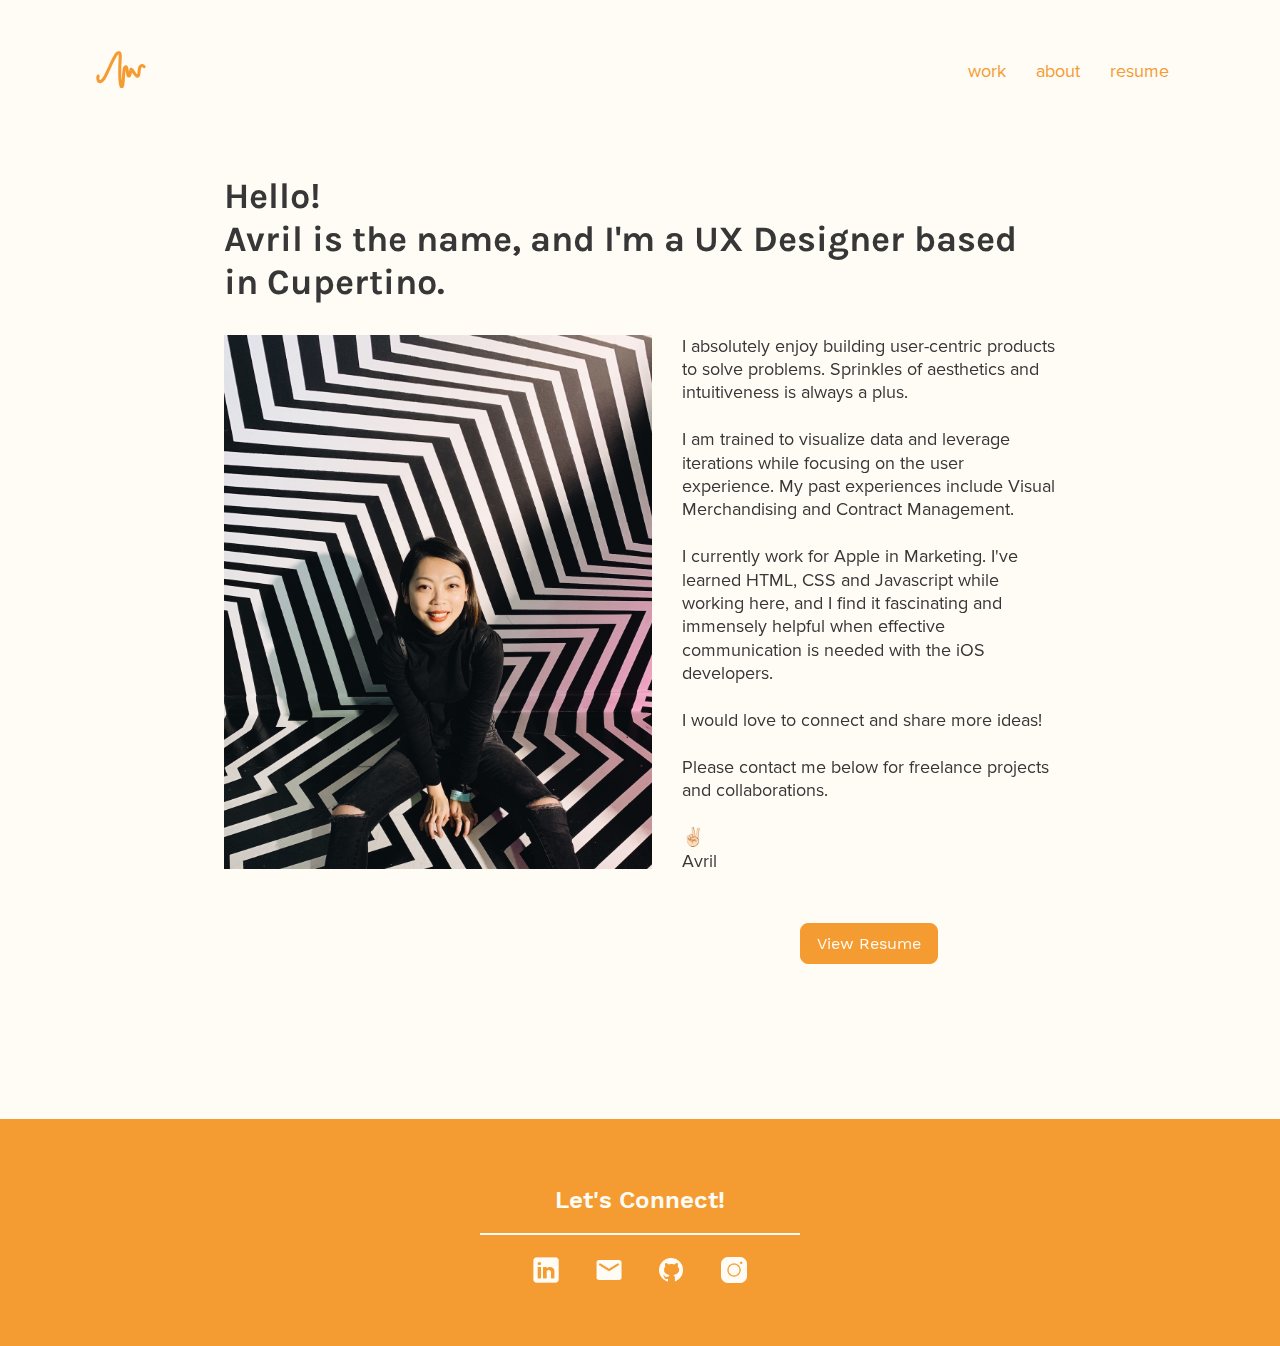
<file: biography.html>
<!DOCTYPE html>
<html>
  <head>
    <!-- Global site tag (gtag.js) - Google Analytics -->
    <script async src="https://www.googletagmanager.com/gtag/js?id=UA-135998158-1"></script>
    <script>
      window.dataLayer = window.dataLayer || [];
      function gtag(){dataLayer.push(arguments);}
      gtag('js', new Date());

      gtag('config', 'UA-135998158-1');
    </script>
    <!-- Required meta tags -->
    <meta charset="UTF-8">
    <meta name="viewport" content="width=device-width, initial-scale=1, shrink-to-fit=no">

    <title>About Me | Avril Wong</title>
    <link rel="shortcut icon" href="images/icons/favicon.ico" type="image/x-icon">
    <link rel="stylesheet" type="text/css" href="styles/reset.css">
    <link rel="stylesheet" type="text/css" href="https://cdnjs.cloudflare.com/ajax/libs/animate.css/3.5.2/animate.css">
    <link href="https://unpkg.com/aos@2.3.1/dist/aos.css" rel="stylesheet">
    <link rel="stylesheet" type="text/css" href="styles/bio.css">
  </head>

  <body>
    <header>
      <a href="index.html"><svg class ="smallLogo" width="290" height="219" viewBox="0 0 290 219" fill="none" xmlns="http://www.w3.org/2000/svg">
      <path d="M19.8943 149.375C21.5044 144.672 18.9975 139.555 14.2949 137.944C9.59239 136.334 4.47495 138.841 2.86483 143.544L19.8943 149.375ZM272.365 96.5754C274.975 100.806 280.519 102.12 284.75 99.5104C288.98 96.9008 290.294 91.3559 287.685 87.1254L272.365 96.5754ZM129.952 9.80029L129.952 18.8003L129.952 9.80029ZM54.1897 146.459L46.2191 142.279L46.2191 142.279L54.1897 146.459ZM166.283 181.179C168.605 154.14 169.548 132.797 171.384 117.381C172.301 109.687 173.341 104.538 174.514 101.491C175.891 97.9131 175.864 100.85 172.613 100.85V82.8504C163.736 82.8504 159.552 90.2531 157.716 95.0246C155.675 100.327 154.445 107.41 153.511 115.251C151.646 130.906 150.564 153.842 148.349 179.639L166.283 181.179ZM172.613 100.85C169.777 100.85 168.563 98.9609 168.744 99.2294C168.944 99.5263 169.468 100.562 170.095 102.806C171.323 107.199 172.206 113.359 173.134 120.341C174.01 126.927 174.936 134.347 176.32 140.049C177 142.849 177.958 145.995 179.485 148.628C180.887 151.045 184.261 155.459 190.369 155.459V137.459C194.041 137.459 195.386 140.167 195.056 139.598C194.851 139.244 194.375 138.124 193.812 135.804C192.711 131.267 191.917 125.035 190.977 117.969C190.09 111.299 189.064 103.807 187.43 97.9606C186.627 95.0846 185.481 91.8539 183.667 89.1644C181.834 86.4465 178.261 82.8504 172.613 82.8504V100.85ZM190.369 155.459C195.329 155.459 198.714 152.605 200.601 150.275C202.451 147.991 203.691 145.265 204.57 142.902C206.351 138.114 207.598 132.123 208.59 127.007C209.665 121.464 210.441 116.988 211.306 113.882C211.783 112.171 211.994 112.029 211.673 112.5C211.51 112.739 210.55 114.132 208.465 114.955C205.822 115.999 203.254 115.428 201.6 114.449L210.77 98.9598C208.391 97.5508 205.141 96.9144 201.852 98.2141C199.121 99.2929 197.551 101.261 196.806 102.352C195.321 104.528 194.483 107.197 193.966 109.051C192.845 113.077 191.855 118.755 190.919 123.58C189.901 128.832 188.89 133.424 187.699 136.627C187.419 137.379 187.165 137.954 186.949 138.374C186.726 138.806 186.601 138.962 186.614 138.945C186.622 138.936 186.905 138.581 187.539 138.209C188.242 137.798 189.225 137.459 190.369 137.459V155.459ZM201.6 114.449C200.641 113.881 200.634 113.531 201.833 115.088C202.74 116.265 203.879 117.911 205.274 120.015C207.931 124.017 211.501 129.662 215.099 134.816C218.689 139.957 222.872 145.453 227.207 149.402C229.37 151.372 232.008 153.368 235.041 154.602C238.211 155.891 242.318 156.522 246.542 154.778L239.671 138.141C240.999 137.592 241.962 137.985 241.824 137.929C241.549 137.817 240.716 137.359 239.328 136.095C236.561 133.574 233.325 129.477 229.858 124.511C226.399 119.557 223.272 114.582 220.272 110.061C218.839 107.902 217.409 105.811 216.092 104.102C215.067 102.772 213.18 100.387 210.77 98.9598L201.6 114.449ZM246.542 154.778C250.492 153.146 252.965 150.119 254.491 147.356C255.996 144.63 256.916 141.574 257.544 138.739C258.788 133.128 259.315 126.266 259.816 120.187C260.347 113.742 260.863 107.902 261.922 103.098C263.062 97.9219 264.398 96.1616 264.895 95.7755L253.857 81.5571C248.038 86.0751 245.628 93.3932 244.343 99.2252C242.976 105.43 242.386 112.528 241.877 118.708C241.337 125.253 240.889 130.701 239.971 134.842C239.519 136.883 239.06 138.063 238.734 138.654C238.428 139.208 238.616 138.576 239.671 138.141L246.542 154.778ZM21.4899 169.624C20.3975 167.57 19.3455 164.144 18.9518 160.123C18.5603 156.123 18.8952 152.292 19.8943 149.375L2.86483 143.544C0.817668 149.523 0.468593 156.066 1.0375 161.877C1.60432 167.666 3.15732 173.487 5.59685 178.075L21.4899 169.624ZM264.895 95.7755C266.897 94.2213 268.087 94.0344 268.506 94.0077C268.946 93.9796 269.409 94.0762 270.015 94.4182C270.683 94.795 271.33 95.371 271.856 95.9609C272.101 96.2358 272.276 96.4649 272.371 96.596C272.394 96.6279 272.412 96.6529 272.423 96.67C272.435 96.687 272.441 96.696 272.441 96.6959C272.441 96.6957 272.435 96.6863 272.422 96.6667C272.416 96.6569 272.408 96.6444 272.399 96.6293C272.394 96.6217 272.389 96.6134 272.383 96.6044C272.38 96.6 272.377 96.5953 272.374 96.5905C272.373 96.5881 272.37 96.5843 272.37 96.5831C272.367 96.5793 272.365 96.5754 280.025 91.8504C287.685 87.1254 287.682 87.1215 287.68 87.1175C287.679 87.1161 287.677 87.112 287.675 87.1092C287.671 87.1036 287.668 87.0977 287.664 87.0917C287.656 87.0796 287.648 87.0666 287.64 87.0528C287.622 87.0253 287.603 86.9943 287.581 86.9602C287.537 86.892 287.484 86.8109 287.423 86.718C287.299 86.5325 287.138 86.2987 286.941 86.0266C286.548 85.4855 285.999 84.7762 285.295 83.9863C283.923 82.4466 281.777 80.3876 278.862 78.7424C275.885 77.0622 271.976 75.7498 267.36 76.0442C262.722 76.34 258.172 78.2071 253.857 81.5571L264.895 95.7755ZM129.952 18.8003C131.376 18.8003 131.525 19.0415 131.171 18.8448C130.633 18.5455 130.514 18.1566 130.663 18.4945C131.331 20.0095 131.898 23.7813 131.723 32.6507C131.408 48.6434 128.754 78.9238 128.754 124.088H146.754C146.754 78.2757 149.357 51.4125 149.72 33.0055C149.884 24.6749 149.646 16.9329 147.134 11.234C145.693 7.96491 143.39 5.04402 139.921 3.11449C136.637 1.28761 133.107 0.800297 129.952 0.800293L129.952 18.8003ZM128.754 124.088C128.754 147.054 129.701 165.586 131.225 179.667C132.709 193.384 134.829 203.848 137.67 209.967C138.412 211.566 139.421 213.359 140.837 214.906C142.219 216.415 144.742 218.485 148.443 218.769C152.352 219.069 155.29 217.221 157.009 215.568C158.645 213.993 159.731 212.117 160.473 210.558C163.291 204.631 165.149 194.376 166.283 181.179L148.349 179.639C147.213 192.861 145.492 200.146 144.217 202.828C143.935 203.421 143.966 203.138 144.527 202.598C145.17 201.979 147.014 200.606 149.821 200.822C152.42 201.022 153.835 202.447 154.113 202.75C154.425 203.091 154.335 203.118 153.996 202.388C152.514 199.195 150.595 191.358 149.12 177.73C147.685 164.466 146.754 146.609 146.754 124.088H128.754ZM5.59685 178.075C9.01869 184.511 17.9099 191.082 29.8654 186.932C40.2703 183.32 50.9292 172.056 62.1602 150.639L46.2191 142.279C35.3776 162.954 27.4793 168.706 23.9622 169.927C22.5678 170.411 22.0734 170.13 22.0299 170.11C21.9211 170.06 21.8025 169.98 21.6867 169.867C21.6297 169.812 21.5819 169.756 21.5448 169.706C21.5267 169.682 21.513 169.662 21.5033 169.647C21.4936 169.631 21.4894 169.624 21.4899 169.624L5.59685 178.075ZM62.1602 150.639C73.2153 129.557 88.094 94.3263 101.591 66.2443C108.509 51.8515 115.126 39.1643 121.02 30.165C123.985 25.638 126.53 22.4139 128.595 20.4205C130.977 18.1204 131.326 18.8003 129.952 18.8003L129.952 0.800293C123.999 0.800285 119.236 4.43537 116.092 7.47138C112.63 10.8141 109.234 15.3069 105.962 20.3033C99.3818 30.3507 92.3421 43.9361 85.3678 58.4467C71.081 88.1714 57.2366 121.27 46.2191 142.279L62.1602 150.639Z" fill="#F49C31"/>
      </svg></a>
      <div class="menu">
        <a class="menuLink" href="index.html#mywork">work</a>
        <a class="menuLink" href="biography.html">about</a>
        <a class="menuLink" href="wongavril.pdf" target="_blank">resume</a>
      </div>
    </header>

      <div class="bio" data-aos="fade-up" data-aos-duration="1300">
        <div class="bioHead">
          Hello!
          <br>
          Avril is the name,
          and I'm a UX Designer based in Cupertino.
        </div>
        <div class="bioContent">
          <div class="bioImage" data-aos="fade-up" data-aos-duration="1500">
            <img class="profilePic" src="images/profilepic.jpg"/>
          </div>
          <div class="bioWriting" data-aos="fade-up" data-aos-duration="1500">
            <div class="context">
              I absolutely enjoy building user-centric products to solve problems.
              Sprinkles of aesthetics and intuitiveness is always a plus.
            <br><br>
              I am trained to visualize data and leverage iterations while focusing
              on the user experience. My past experiences include Visual
              Merchandising and Contract Management.
            <br><br>
              I currently work for Apple in Marketing. I've learned HTML, CSS and
              Javascript while working here, and I find it fascinating and immensely
              helpful when effective communication is needed with the iOS developers.
            <br><br>
              I would love to connect and share more ideas!
            <br><br>
              Please contact me below for freelance projects and collaborations.
            <br><br>
              ✌🏻
            <br>
              Avril
            </div>
            <div class="row">
              <div class="resumeButton">
                <a class="button" href="wongavril.pdf" target="_blank">View Resume</a>
              </div>
            </div>
          </div>
        </div>
      </div>

      <footer>
        <div class="animated pulse footer">Let's Connect!</div>
        <div class="spacer"></div>
        <div class="footerIcons">
          <a class="footerLink" href="https://www.linkedin.com/in/avrilwong/" target="_blank">
            <img class="icon" src="images/icons/icons8-linkedin.png">
          </a>
          <a class="footerLink" href="mailto:wongavril@gmail.com">
            <img class="icon" src="images/icons/icons8-email.png">
          </a>
          <a class="footerLink" href="https://github.com/wongavril/" target="_blank">
            <img class="icon" src="images/icons/icons8-github.png">
          </a>
          <a class="footerLink" href="https://www.instagram.com/avrilw_/" target="_blank">
            <img class="icon" src="images/icons/icons8-instagram.png">
          </a>
        </div>
      </footer>

      <!-- Custom Script -->
      <script src="scripts.js"></script>
      <script src="https://cdnjs.cloudflare.com/ajax/libs/jquery/3.1.1/jquery.min.js"></script>
      <script src="https://unpkg.com/aos@2.3.1/dist/aos.js"></script>

      <script>
        AOS.init();
      </script>

    </body>
  </html>
</file>
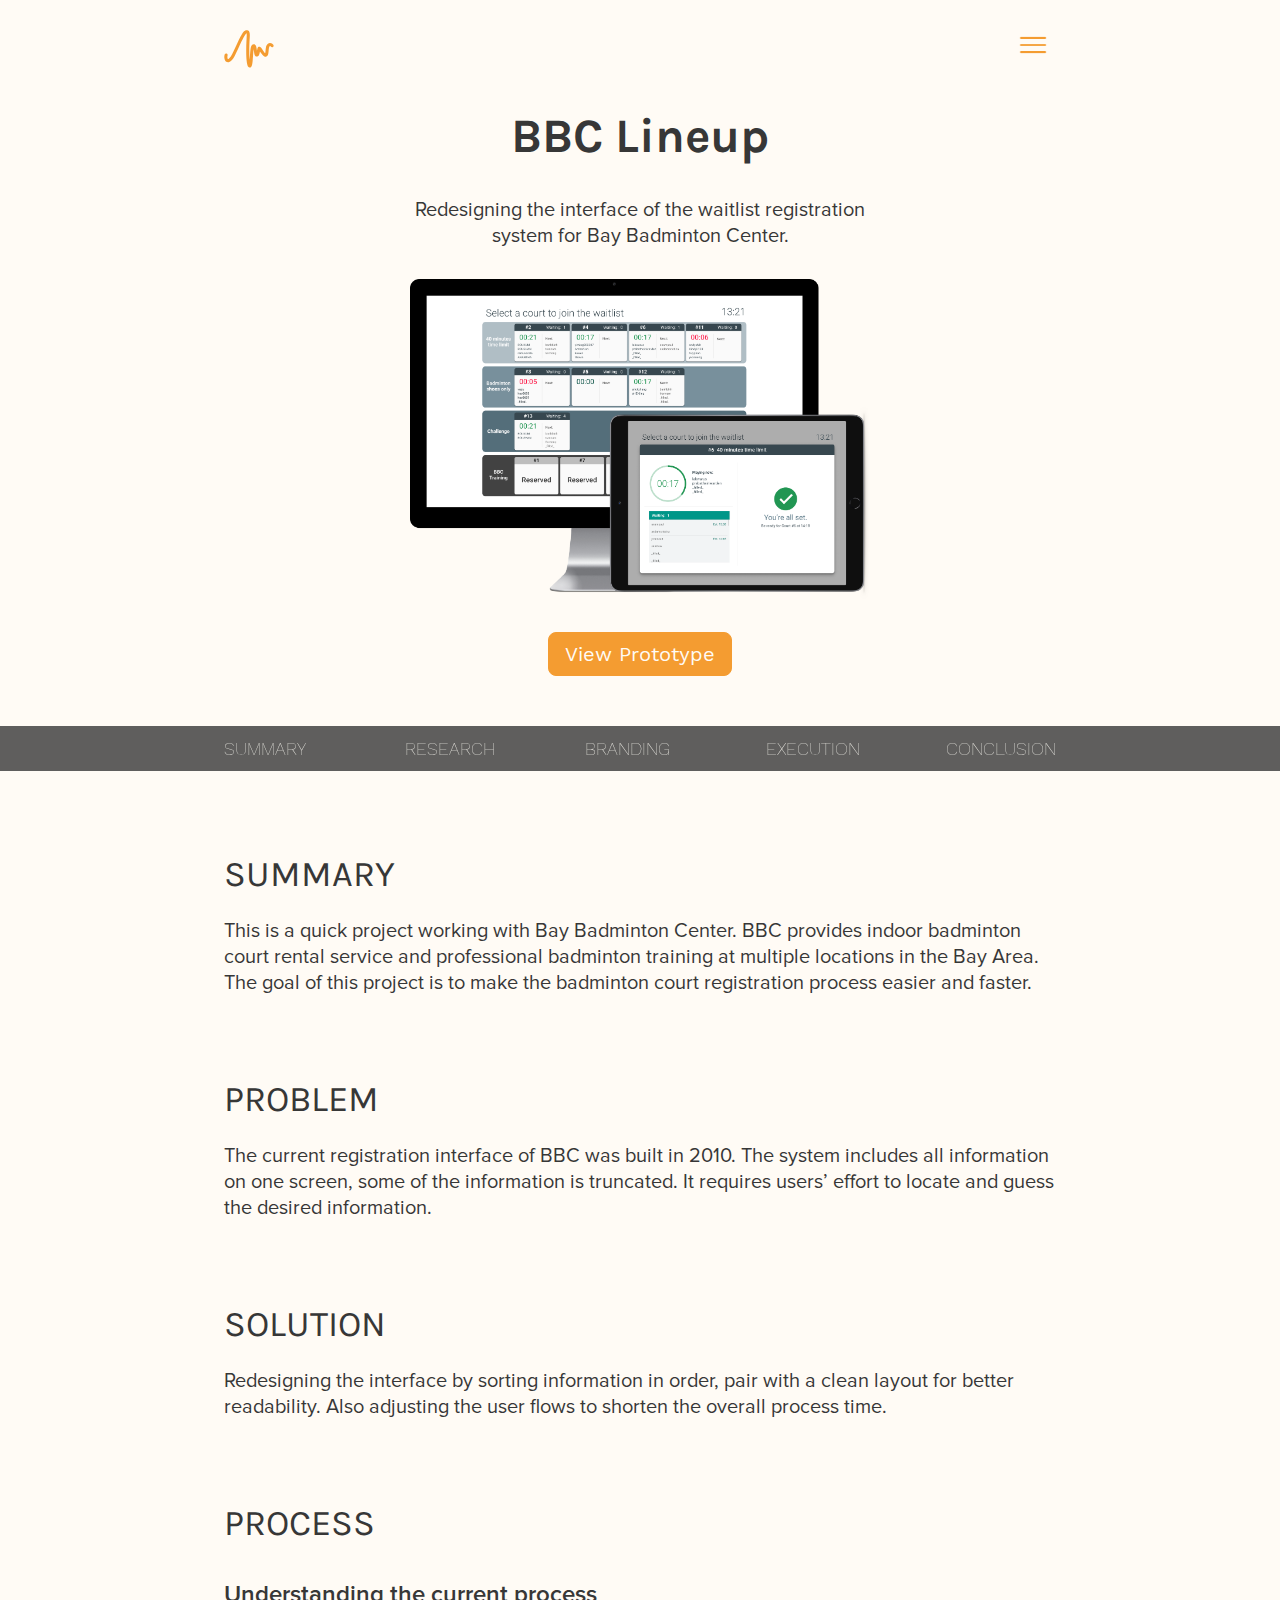
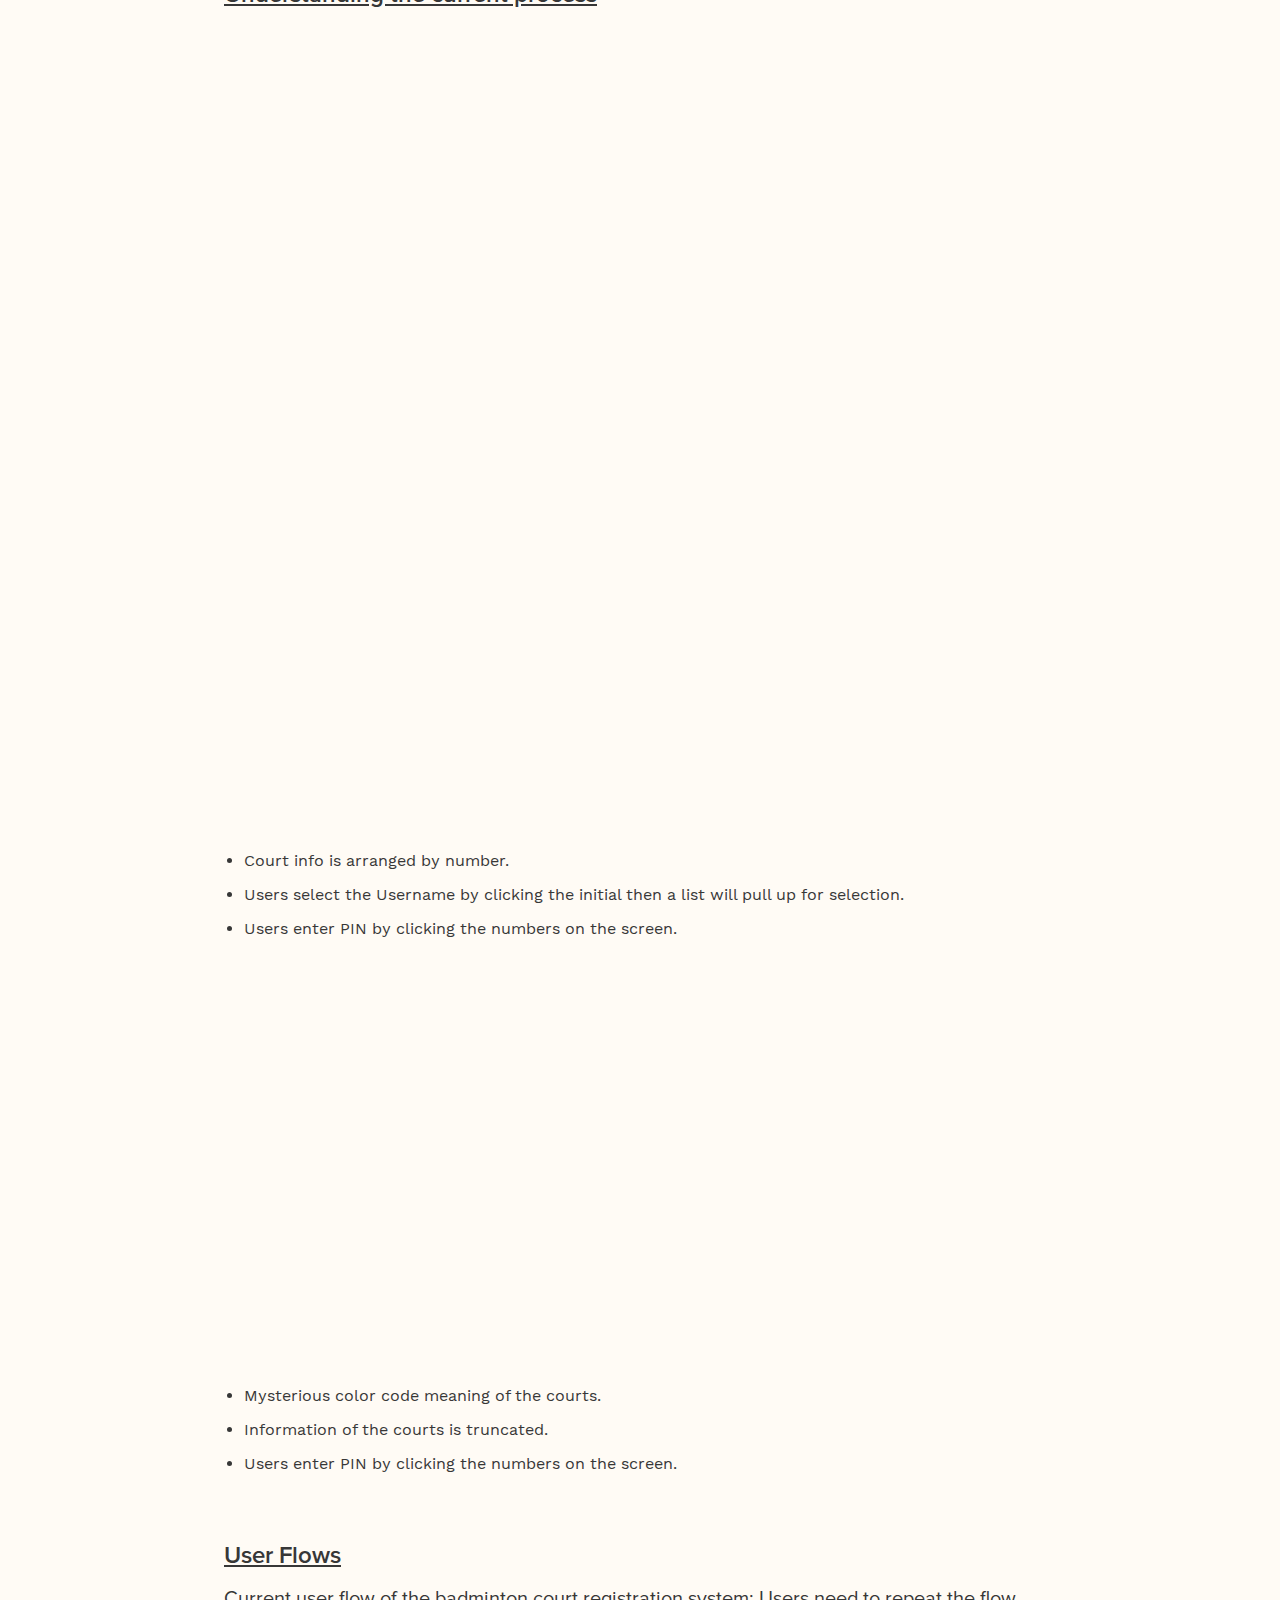
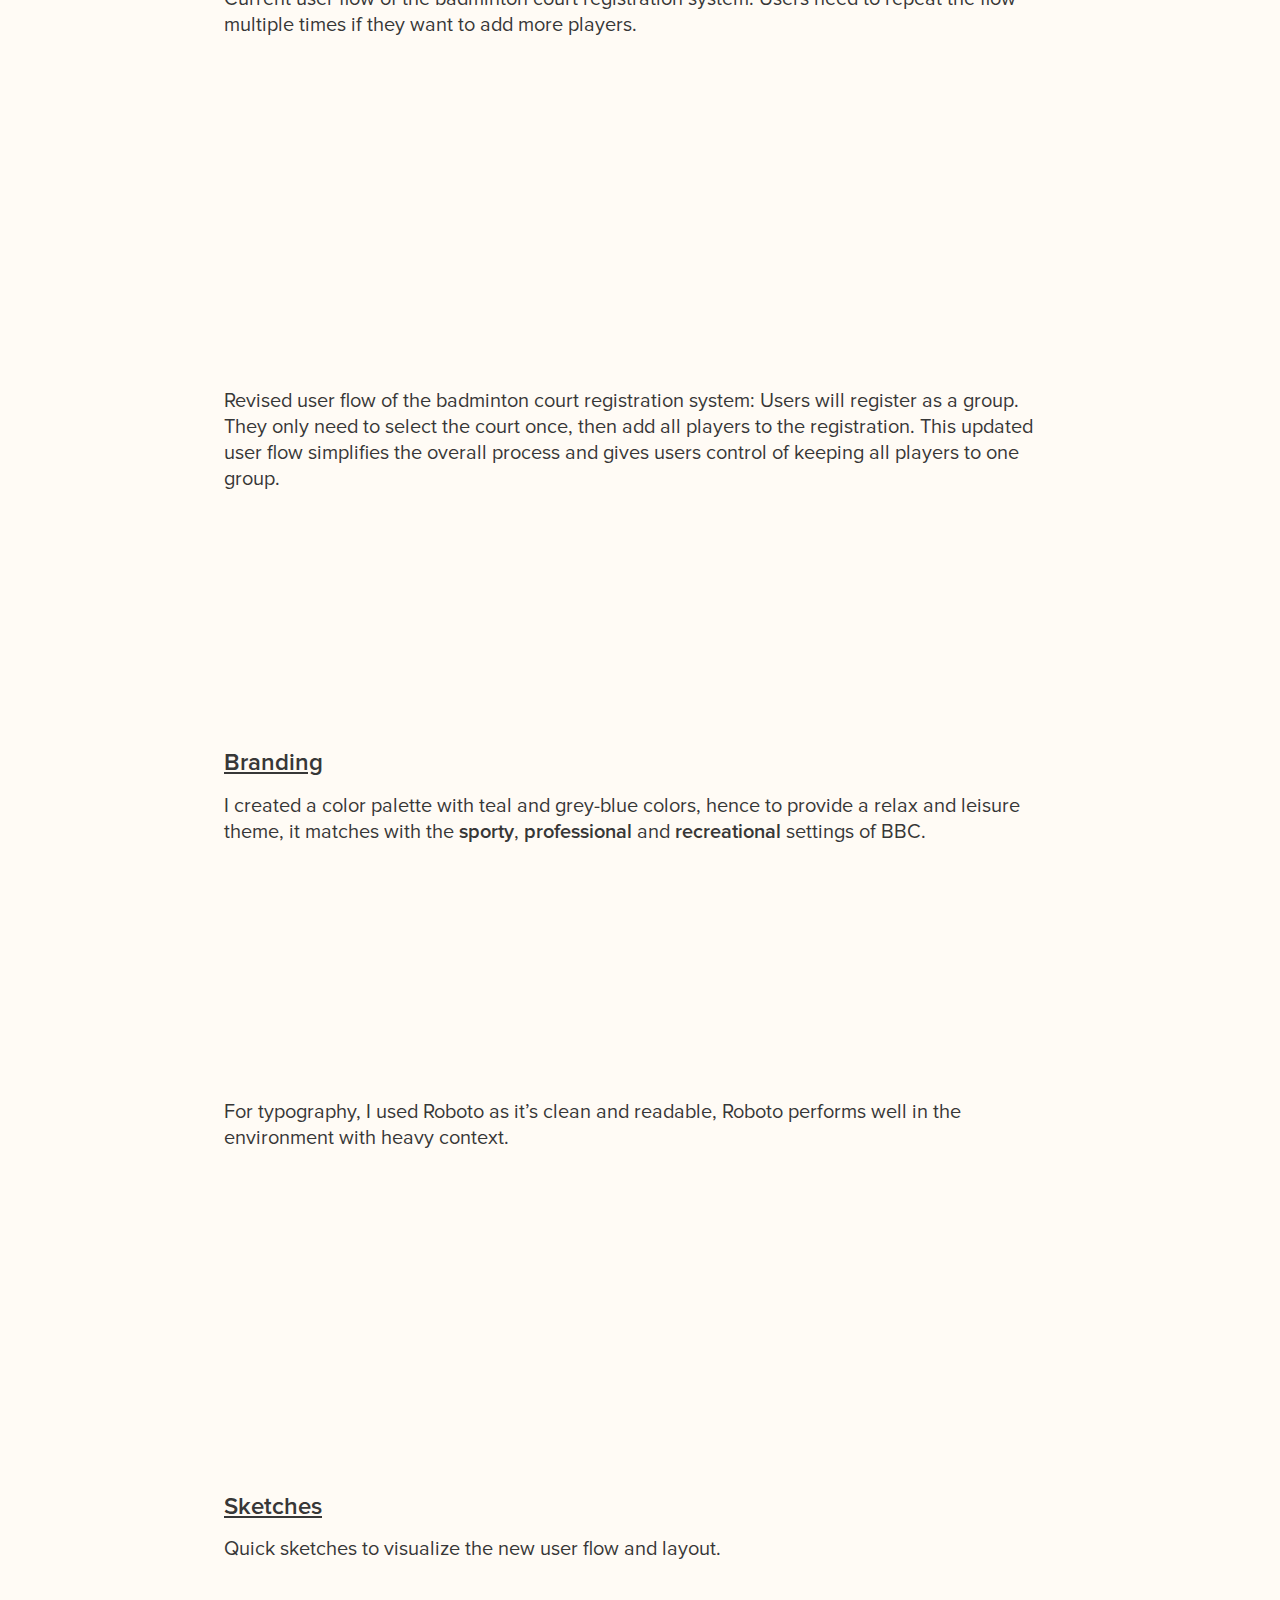
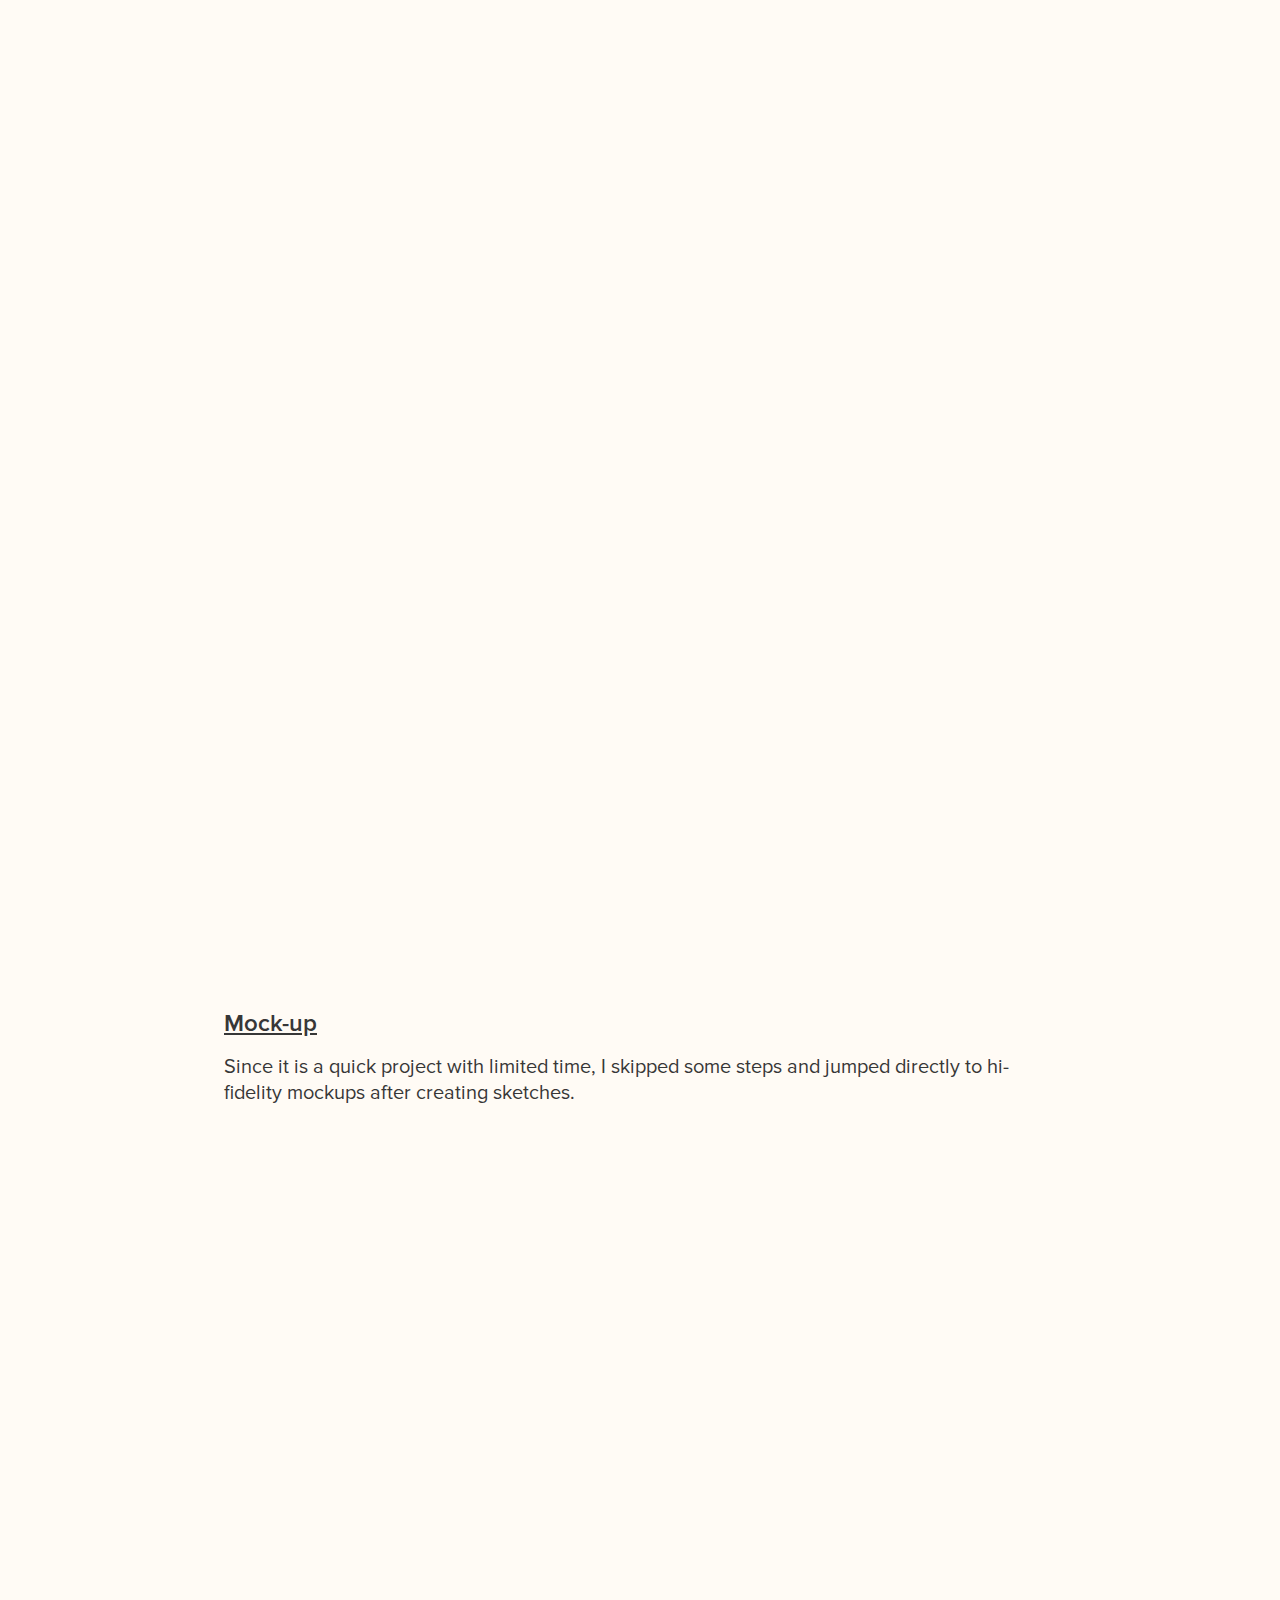
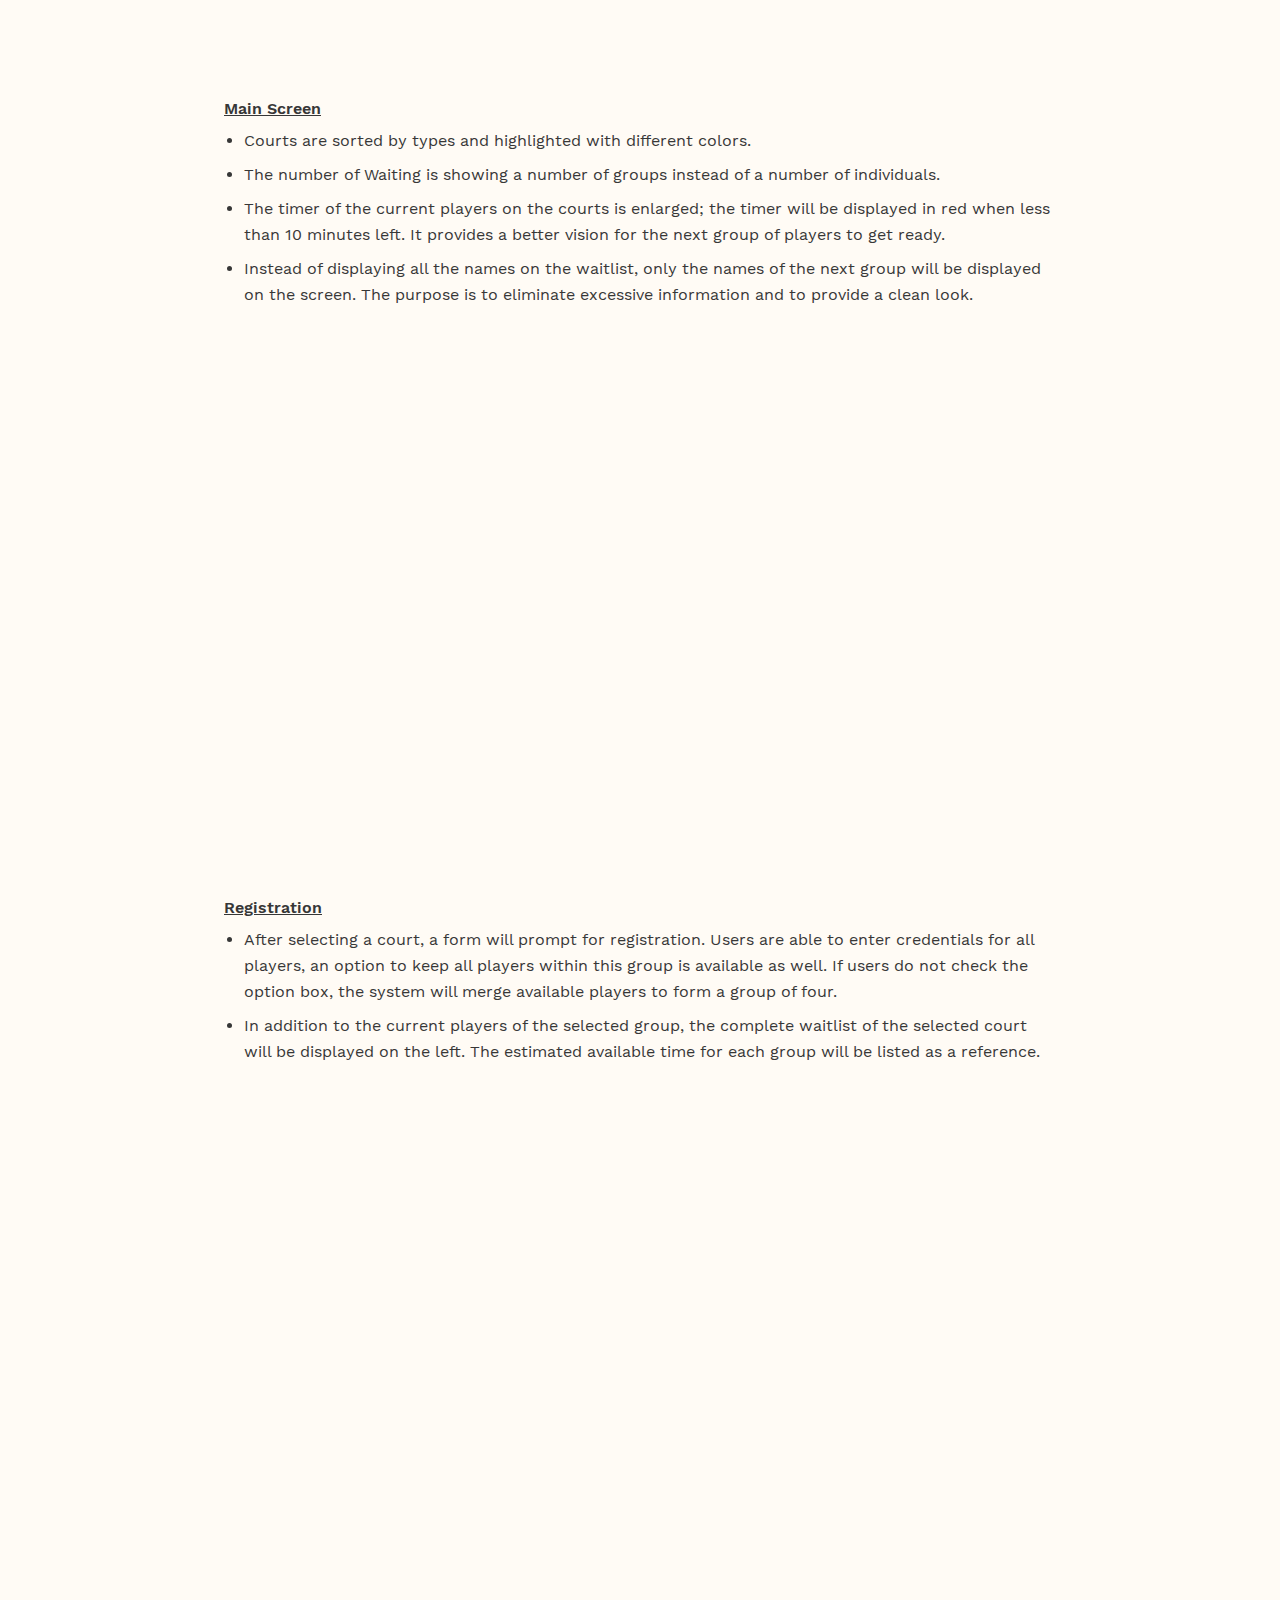
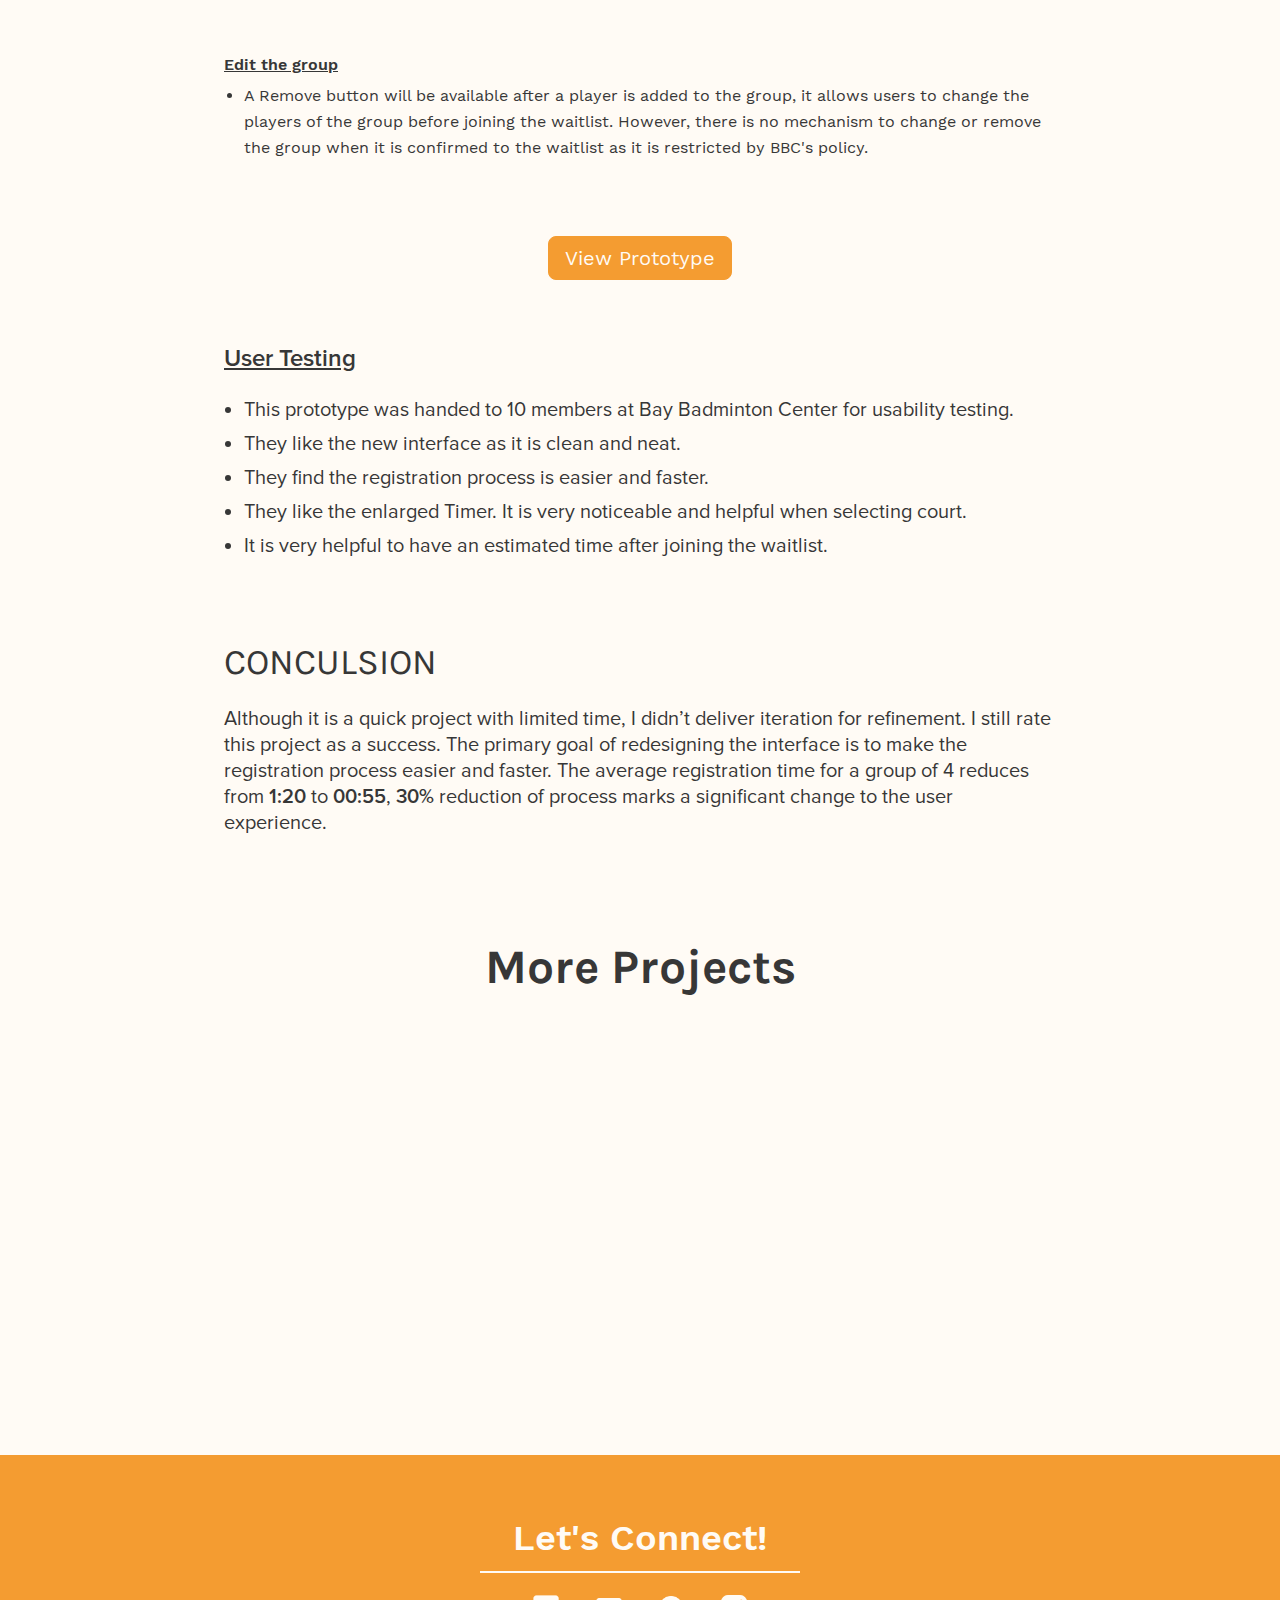
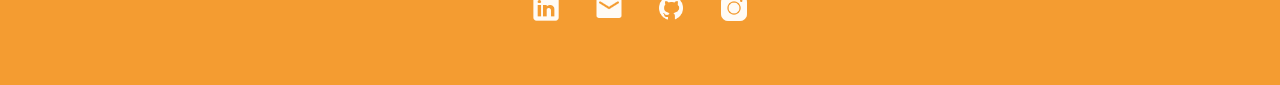
<file: projectBBC.html>
<!DOCTYPE html>
<html>
  <head>
    <!-- Global site tag (gtag.js) - Google Analytics -->
    <script async src="https://www.googletagmanager.com/gtag/js?id=UA-135998158-1"></script>
    <script>
      window.dataLayer = window.dataLayer || [];
      function gtag(){dataLayer.push(arguments);}
      gtag('js', new Date());

      gtag('config', 'UA-135998158-1');
    </script>

    <!-- Required meta tags -->
    <meta charset="UTF-8">
    <meta name="viewport" content="width=device-width, initial-scale=1, shrink-to-fit=no">

    <title>BBC Lineup | Universal Interface Redesign</title>
    <link rel="shortcut icon" href="images/icons/favicon.ico" type="image/x-icon">
    <link rel="stylesheet" type="text/css" href="styles/reset.css">
    <link rel="stylesheet" type="text/css" href="https://cdnjs.cloudflare.com/ajax/libs/animate.css/3.5.2/animate.css">
    <link href="https://unpkg.com/aos@2.3.1/dist/aos.css" rel="stylesheet">
    <link rel="stylesheet" type="text/css" href="styles/projectBBC.css">
  </head>

  <body>
    <header>
      <a href="index.html"><svg class ="smallLogo" width="290" height="219" viewBox="0 0 290 219" fill="none" xmlns="http://www.w3.org/2000/svg">
      <path d="M19.8943 149.375C21.5044 144.672 18.9975 139.555 14.2949 137.944C9.59239 136.334 4.47495 138.841 2.86483 143.544L19.8943 149.375ZM272.365 96.5754C274.975 100.806 280.519 102.12 284.75 99.5104C288.98 96.9008 290.294 91.3559 287.685 87.1254L272.365 96.5754ZM129.952 9.80029L129.952 18.8003L129.952 9.80029ZM54.1897 146.459L46.2191 142.279L46.2191 142.279L54.1897 146.459ZM166.283 181.179C168.605 154.14 169.548 132.797 171.384 117.381C172.301 109.687 173.341 104.538 174.514 101.491C175.891 97.9131 175.864 100.85 172.613 100.85V82.8504C163.736 82.8504 159.552 90.2531 157.716 95.0246C155.675 100.327 154.445 107.41 153.511 115.251C151.646 130.906 150.564 153.842 148.349 179.639L166.283 181.179ZM172.613 100.85C169.777 100.85 168.563 98.9609 168.744 99.2294C168.944 99.5263 169.468 100.562 170.095 102.806C171.323 107.199 172.206 113.359 173.134 120.341C174.01 126.927 174.936 134.347 176.32 140.049C177 142.849 177.958 145.995 179.485 148.628C180.887 151.045 184.261 155.459 190.369 155.459V137.459C194.041 137.459 195.386 140.167 195.056 139.598C194.851 139.244 194.375 138.124 193.812 135.804C192.711 131.267 191.917 125.035 190.977 117.969C190.09 111.299 189.064 103.807 187.43 97.9606C186.627 95.0846 185.481 91.8539 183.667 89.1644C181.834 86.4465 178.261 82.8504 172.613 82.8504V100.85ZM190.369 155.459C195.329 155.459 198.714 152.605 200.601 150.275C202.451 147.991 203.691 145.265 204.57 142.902C206.351 138.114 207.598 132.123 208.59 127.007C209.665 121.464 210.441 116.988 211.306 113.882C211.783 112.171 211.994 112.029 211.673 112.5C211.51 112.739 210.55 114.132 208.465 114.955C205.822 115.999 203.254 115.428 201.6 114.449L210.77 98.9598C208.391 97.5508 205.141 96.9144 201.852 98.2141C199.121 99.2929 197.551 101.261 196.806 102.352C195.321 104.528 194.483 107.197 193.966 109.051C192.845 113.077 191.855 118.755 190.919 123.58C189.901 128.832 188.89 133.424 187.699 136.627C187.419 137.379 187.165 137.954 186.949 138.374C186.726 138.806 186.601 138.962 186.614 138.945C186.622 138.936 186.905 138.581 187.539 138.209C188.242 137.798 189.225 137.459 190.369 137.459V155.459ZM201.6 114.449C200.641 113.881 200.634 113.531 201.833 115.088C202.74 116.265 203.879 117.911 205.274 120.015C207.931 124.017 211.501 129.662 215.099 134.816C218.689 139.957 222.872 145.453 227.207 149.402C229.37 151.372 232.008 153.368 235.041 154.602C238.211 155.891 242.318 156.522 246.542 154.778L239.671 138.141C240.999 137.592 241.962 137.985 241.824 137.929C241.549 137.817 240.716 137.359 239.328 136.095C236.561 133.574 233.325 129.477 229.858 124.511C226.399 119.557 223.272 114.582 220.272 110.061C218.839 107.902 217.409 105.811 216.092 104.102C215.067 102.772 213.18 100.387 210.77 98.9598L201.6 114.449ZM246.542 154.778C250.492 153.146 252.965 150.119 254.491 147.356C255.996 144.63 256.916 141.574 257.544 138.739C258.788 133.128 259.315 126.266 259.816 120.187C260.347 113.742 260.863 107.902 261.922 103.098C263.062 97.9219 264.398 96.1616 264.895 95.7755L253.857 81.5571C248.038 86.0751 245.628 93.3932 244.343 99.2252C242.976 105.43 242.386 112.528 241.877 118.708C241.337 125.253 240.889 130.701 239.971 134.842C239.519 136.883 239.06 138.063 238.734 138.654C238.428 139.208 238.616 138.576 239.671 138.141L246.542 154.778ZM21.4899 169.624C20.3975 167.57 19.3455 164.144 18.9518 160.123C18.5603 156.123 18.8952 152.292 19.8943 149.375L2.86483 143.544C0.817668 149.523 0.468593 156.066 1.0375 161.877C1.60432 167.666 3.15732 173.487 5.59685 178.075L21.4899 169.624ZM264.895 95.7755C266.897 94.2213 268.087 94.0344 268.506 94.0077C268.946 93.9796 269.409 94.0762 270.015 94.4182C270.683 94.795 271.33 95.371 271.856 95.9609C272.101 96.2358 272.276 96.4649 272.371 96.596C272.394 96.6279 272.412 96.6529 272.423 96.67C272.435 96.687 272.441 96.696 272.441 96.6959C272.441 96.6957 272.435 96.6863 272.422 96.6667C272.416 96.6569 272.408 96.6444 272.399 96.6293C272.394 96.6217 272.389 96.6134 272.383 96.6044C272.38 96.6 272.377 96.5953 272.374 96.5905C272.373 96.5881 272.37 96.5843 272.37 96.5831C272.367 96.5793 272.365 96.5754 280.025 91.8504C287.685 87.1254 287.682 87.1215 287.68 87.1175C287.679 87.1161 287.677 87.112 287.675 87.1092C287.671 87.1036 287.668 87.0977 287.664 87.0917C287.656 87.0796 287.648 87.0666 287.64 87.0528C287.622 87.0253 287.603 86.9943 287.581 86.9602C287.537 86.892 287.484 86.8109 287.423 86.718C287.299 86.5325 287.138 86.2987 286.941 86.0266C286.548 85.4855 285.999 84.7762 285.295 83.9863C283.923 82.4466 281.777 80.3876 278.862 78.7424C275.885 77.0622 271.976 75.7498 267.36 76.0442C262.722 76.34 258.172 78.2071 253.857 81.5571L264.895 95.7755ZM129.952 18.8003C131.376 18.8003 131.525 19.0415 131.171 18.8448C130.633 18.5455 130.514 18.1566 130.663 18.4945C131.331 20.0095 131.898 23.7813 131.723 32.6507C131.408 48.6434 128.754 78.9238 128.754 124.088H146.754C146.754 78.2757 149.357 51.4125 149.72 33.0055C149.884 24.6749 149.646 16.9329 147.134 11.234C145.693 7.96491 143.39 5.04402 139.921 3.11449C136.637 1.28761 133.107 0.800297 129.952 0.800293L129.952 18.8003ZM128.754 124.088C128.754 147.054 129.701 165.586 131.225 179.667C132.709 193.384 134.829 203.848 137.67 209.967C138.412 211.566 139.421 213.359 140.837 214.906C142.219 216.415 144.742 218.485 148.443 218.769C152.352 219.069 155.29 217.221 157.009 215.568C158.645 213.993 159.731 212.117 160.473 210.558C163.291 204.631 165.149 194.376 166.283 181.179L148.349 179.639C147.213 192.861 145.492 200.146 144.217 202.828C143.935 203.421 143.966 203.138 144.527 202.598C145.17 201.979 147.014 200.606 149.821 200.822C152.42 201.022 153.835 202.447 154.113 202.75C154.425 203.091 154.335 203.118 153.996 202.388C152.514 199.195 150.595 191.358 149.12 177.73C147.685 164.466 146.754 146.609 146.754 124.088H128.754ZM5.59685 178.075C9.01869 184.511 17.9099 191.082 29.8654 186.932C40.2703 183.32 50.9292 172.056 62.1602 150.639L46.2191 142.279C35.3776 162.954 27.4793 168.706 23.9622 169.927C22.5678 170.411 22.0734 170.13 22.0299 170.11C21.9211 170.06 21.8025 169.98 21.6867 169.867C21.6297 169.812 21.5819 169.756 21.5448 169.706C21.5267 169.682 21.513 169.662 21.5033 169.647C21.4936 169.631 21.4894 169.624 21.4899 169.624L5.59685 178.075ZM62.1602 150.639C73.2153 129.557 88.094 94.3263 101.591 66.2443C108.509 51.8515 115.126 39.1643 121.02 30.165C123.985 25.638 126.53 22.4139 128.595 20.4205C130.977 18.1204 131.326 18.8003 129.952 18.8003L129.952 0.800293C123.999 0.800285 119.236 4.43537 116.092 7.47138C112.63 10.8141 109.234 15.3069 105.962 20.3033C99.3818 30.3507 92.3421 43.9361 85.3678 58.4467C71.081 88.1714 57.2366 121.27 46.2191 142.279L62.1602 150.639Z" fill="#F49C31"/>
      </svg></a>
      <div id="hamburgerMenu" class="hamburgerMenu">
        <div id="menuIcon" class="menu">
          <img class="icon" src="images/icons/icons8-menu.png"/>
        </div>
        <div id="extendedMenu" class="extendedMenu rotate90 hide">
          <a class="menuLink" href="index.html#mywork">work</a>
          <a class="menuLink" href="biography.html">about</a>
          <a class="menuLink" href="wongavril.pdf" target="_blank">resume</a>
        </div>
      </div>
    </header>

    <div class="heroSection">
      <div class="projectName">BBC Lineup</div>
      <div class="heroDescription">
        Redesigning the interface of the waitlist registration system for
        Bay Badminton Center.
      </div>
      <div class="heroImageContainer" data-aos="fade-up" data-aos-duration="1500">
        <img class="projectImage" src="images/project3/hero.png"/>
      </div>
      <div class="projectButton">
        <a href="https://www.figma.com/proto/Fvovo2LjYv6XYGHa0Pxwll/BBC-Line-up?node-id=15851%3A108&scaling=min-zoom" target="_blank" class="button">View Prototype</a>
      </div>
    </div>

    <div class="navbarContainer">
      <div id="navbar" class="navbar">
        <div class="navbarText">
          <a class="navbarButton" href="#summary">SUMMARY</a>
          <a class="navbarButton" href="#research">RESEARCH</a>
          <a class="navbarButton" href="#branding">BRANDING</a>
          <a class="navbarButton" href="#execution">EXECUTION</a>
          <a class="navbarButton" href="#conclusion">CONCLUSION</a>
        </div>
      </div>
    </div>

    <div id="mainContent" class="mainContent">
      <div class="row">
        <div id="summary" class="title">SUMMARY</div>
        <div class="context">
          This is a quick project working with Bay Badminton Center. BBC provides
          indoor badminton court rental service and professional badminton training
          at multiple locations in the Bay Area. The goal of this project is to
          make the badminton court registration process easier and faster.
        </div>
      </div>

      <div class="row">
        <div class="title">PROBLEM</div>
        <div class="context">
          The current registration interface of BBC was built in 2010. The system
           includes all information on one screen, some of the information is
           truncated. It requires users’ effort to locate and guess the desired
           information.
        </div>
      </div>

      <div class="row">
        <div class="title">SOLUTION</div>
        <div class="context">
          Redesigning the interface by sorting information in order, pair with a
          clean layout for better readability.  Also adjusting the user flows to
          shorten the overall process time.
        </div>
      </div>

      <div class="row">
        <div class="title">PROCESS</div>
        <div id="research" class="subtitle">Understanding the current process</div>
      </div>

      <div class="row">
        <img class="wireframeSketches" data-aos="fade-up" data-aos-duration="1300" src="images/project3/image1.png">
        <img class="wireframeSketches" data-aos="fade-up" data-aos-duration="1300" src="images/project3/image2.png">
        <div class="context">
          <div class="caption">
            <ul>
              <li>Court info is arranged by number.</li>
              <li>Users select the Username by clicking the initial then a list will pull up for selection.</li>
              <li>Users enter PIN by clicking the numbers on the screen.</li>
            </ul>
          </div>
        </div>
      </div>

      <div class="row">
        <img class="wireframeSketches" data-aos="fade-up" data-aos-duration="1300" src="images/project3/image3.png">
        <div class="context">
          <div class="caption">
            <ul>
              <li>Mysterious color code meaning of the courts.</li>
              <li>Information of the courts is truncated.</li>
              <li>Users enter PIN by clicking the numbers on the screen.</li>
            </ul>
          </div>
        </div>
      </div>

      <div class="row">
        <div class="subtitle">User Flows</div>
        <div class="context">
          Current user flow of the badminton court registration system: Users
          need to repeat the flow multiple times if they want to add more players.
        </div>
      </div>

      <div class="row">
        <div class="userflowContainer">
          <img class="userFlow" data-aos="fade-up" data-aos-duration="1300" src="images/project3/olduserflow.png">
        </div>
      </div>

      <div class="row">
        <div class="context">
          Revised user flow of the badminton court registration system: Users will
          register as a group. They only need to select the court once, then add
          all players to the registration. This updated user flow simplifies the
          overall process and gives users control of keeping all players to one group.
        </div>
      </div>

      <div class="row">
        <div class="userflowContainer">
          <img class="userFlow" data-aos="fade-up" data-aos-duration="1300" src="images/project3/userflow.png">
        </div>
      </div>

      <div class="row">
        <div id="branding" class="subtitle">Branding</div>
        <div class="context">
          I created a color palette with teal and grey-blue colors, hence to
          provide a relax and leisure theme, it matches with the <b>sporty</b>,
          <b>professional</b> and <b>recreational</b> settings of BBC.
        </div>
          <img class="imageContainer" data-aos="fade-up" data-aos-duration="1300" src="images/project3/color.png">

        <div class="context">
          For typography, I used Roboto as it’s clean and readable, Roboto
          performs well in the environment with heavy context.
        </div>
          <img class="typeContainer" data-aos="fade-up" data-aos-duration="1300" src="images/project3/type.png">
      </div>

      <div class="row">
        <div class="subtitle">Sketches</div>
        <div class="context">
          Quick sketches to visualize the new user flow and layout.
        </div>
          <img class="wireframeSketches" data-aos="fade-up" data-aos-duration="1300" src="images/project3/sketch2.png">
          <img class="wireframeSketches" data-aos="fade-up" data-aos-duration="1300" src="images/project3/sketch1.png">
      </div>

      <div class="row">
        <div id="execution" class="subtitle">Mock-up</div>
        <div class="context">
          Since it is a quick project with limited time, I skipped some steps
          and jumped directly to hi-fidelity mockups after creating sketches.
        </div>
      </div>

      <div class="row">
        <img class="wireframeSketches" data-aos="fade-up" data-aos-duration="1300" src="images/project3/screen1.png">
          <div class="context">
            <div class="label">Main Screen</div>
            <div class="caption">
              <ul>
                <li>Courts are sorted by types and highlighted with different colors.</li>
                <li>The number of Waiting is showing a number of groups instead
                  of a number of individuals.</li>
                <li>The timer of the current players on the courts is enlarged;
                  the timer will be displayed in red when less than 10 minutes left.
                  It provides a better vision for the next group of players to get ready.</li>
                <li>Instead of displaying all the names on the waitlist, only
                  the names of the next group will be displayed on the screen.
                  The purpose is to eliminate excessive information and to provide a clean look. </li>
              </ul>
            </div>
          </div>
      </div>

      <div class="row">
        <img class="wireframeSketches" data-aos="fade-up" data-aos-duration="1300" src="images/project3/screen2.png">
          <div class="context">
            <div class="label">Registration</div>
            <div class="context">
              <div class="caption">
                <ul>
                  <li>After selecting a court, a form will prompt for registration.
                    Users are able to enter credentials for all players, an option
                    to keep all players within this group is available as well.
                    If users do not check the option box, the system will merge
                    available players to form a group of four. </li>
                  <li>In addition to the current players of the selected group,
                    the complete waitlist of the selected court will be displayed
                    on the left. The estimated available time for each group will
                    be listed as a reference. </li>
                </ul>
              </div>
            </div>
          </div>
        </div>

      <div class="row">
        <img class="wireframeSketches" data-aos="fade-up" data-aos-duration="1300" src="images/project3/screen3.png">
          <div class="context">
            <div class="label">Edit the group</div>
            <div class="context">
              <div class="caption">
                <ul>
                  <li>A Remove button will be available after a player is added to
                    the group, it allows users to change the players of the group
                    before joining the waitlist. However, there is no mechanism to
                    change or remove the group when it is confirmed to the waitlist
                    as it is restricted by BBC's policy.
                  </li>
                </ul>
              </div>
            </div>
          </div>
        </div>


        <div class="container">
          <div class="projectButton">
            <a href="https://www.figma.com/proto/Fvovo2LjYv6XYGHa0Pxwll/BBC-Line-up?node-id=15851%3A108&scaling=min-zoom" target="_blank" class="button">View Prototype</a>
          </div>
        </div>


      <div class="row">
        <div class="subtitle">User Testing</div>
        <div class="context">
          <ul>
            <li>This prototype was handed to 10 members at Bay Badminton Center for usability testing.</li>
            <li>They like the new interface as it is clean and neat.</li>
            <li>They find the registration process is easier and faster.</li>
            <li>They like the enlarged Timer. It is very noticeable and helpful when selecting court.</li>
            <li>It is very helpful to have an estimated time after joining the waitlist.</li>
          </ul>
        </div>
      </div>

      <div class="row">
        <div id="conclusion" class="title">CONCULSION</div>
        <div class="context">
          Although it is a quick project with limited time, I didn’t deliver
          iteration for refinement. I still rate this project as a success.
          The primary goal of redesigning the interface is to make the registration
          process easier and faster. The average registration time for a group
          of 4 reduces from <b>1:20</b> to <b>00:55</b>, <b>30%</b> reduction of
          process marks a significant change to the user experience.
        </div>
      </div>
      
   <div class="moreProjectsContainer">
      <div class="moreProjects">More Projects</div>
      <div class="project" data-aos="fade-up" data-aos-duration="1300">
        <div class="projectImageContainer">
          <img class="projectImage" src="images/project2/hero.png"/>
        </div>
        <div class="projectInfo">
          <div class="projectName">StudyBuddy</div>
          <div class="projectSubtitle">Study Place Finder | iOS Application</div>
          <div class="projectDescription">
            Finding a place to focus and boost up your productivity.
            Gathering the people with the same interest and encounter.
          </div>
          <div class="projectButton">
            <a href="projectStudBud.html" class="button">View Case Study</a>
          </div>
        </div>
      </div>
    </div>

  </div>

  <div onclick="topFunction()" id="myBtn" title="Go to top">
    <img class="icon" src="images/icons/icons8-chevron_up.png"/>
    <div class="topButton">TOP</div>
  </div>

  <footer>
    <div class="animated pulse footer">Let's Connect!</div>
    <div class="spacer"></div>
    <div class="footerIcons">
      <a class="footerLink" href="https://www.linkedin.com/in/avrilwong/" target="_blank">
        <img class="icon" src="images/icons/icons8-linkedin.png">
      </a>
      <a class="footerLink" href="mailto:wongavril@gmail.com">
        <img class="icon" src="images/icons/icons8-email.png">
      </a>
      <a class="footerLink" href="https://github.com/wongavril/" target="_blank">
        <img class="icon" src="images/icons/icons8-github.png">
      </a>
      <a class="footerLink" href="https://www.instagram.com/avrilw_/" target="_blank">
        <img class="icon" src="images/icons/icons8-instagram.png">
      </a>
    </div>
  </footer>


  <!-- Custom Script -->
  <script src="scriptsProject.js"></script>
  <script src="https://cdnjs.cloudflare.com/ajax/libs/jquery/3.1.1/jquery.min.js"></script>
  <script src="https://unpkg.com/aos@2.3.1/dist/aos.js"></script>

  <script>
    AOS.init();
  </script>

  </body>
</html>
</file>
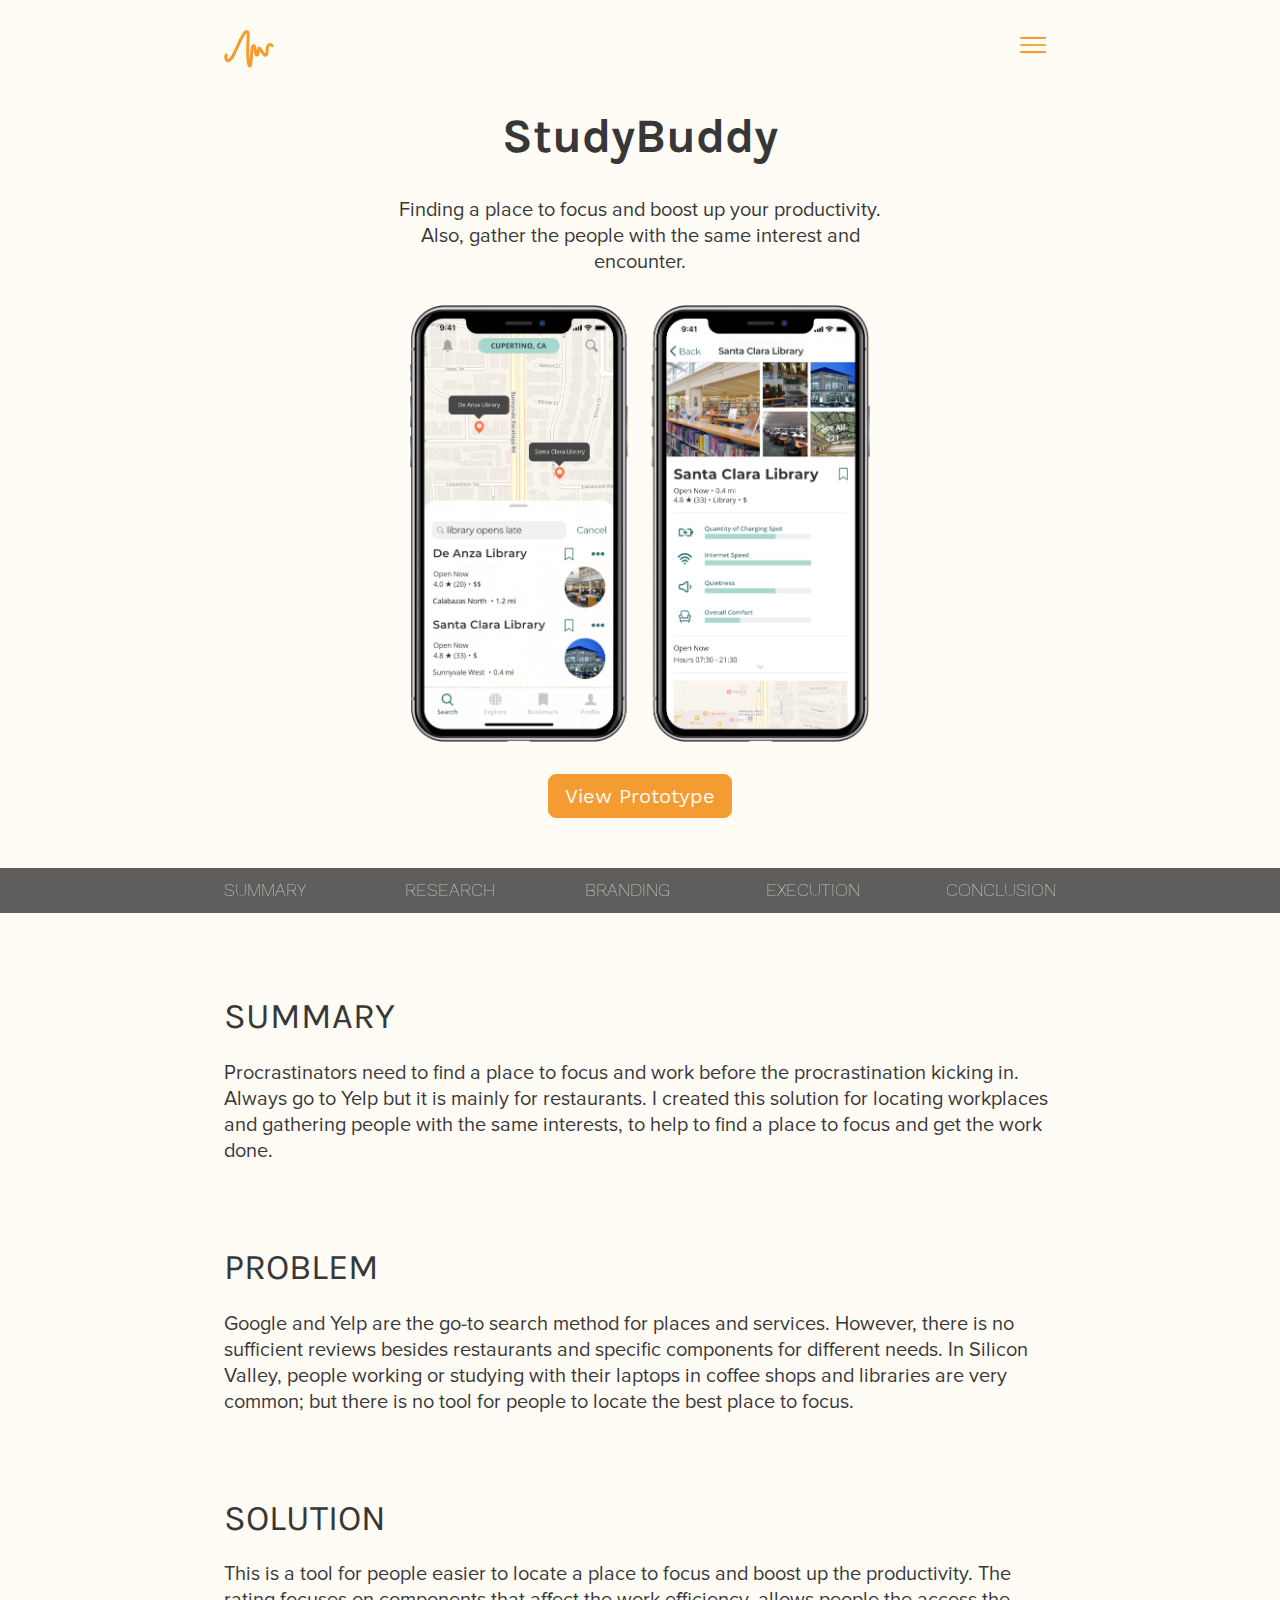
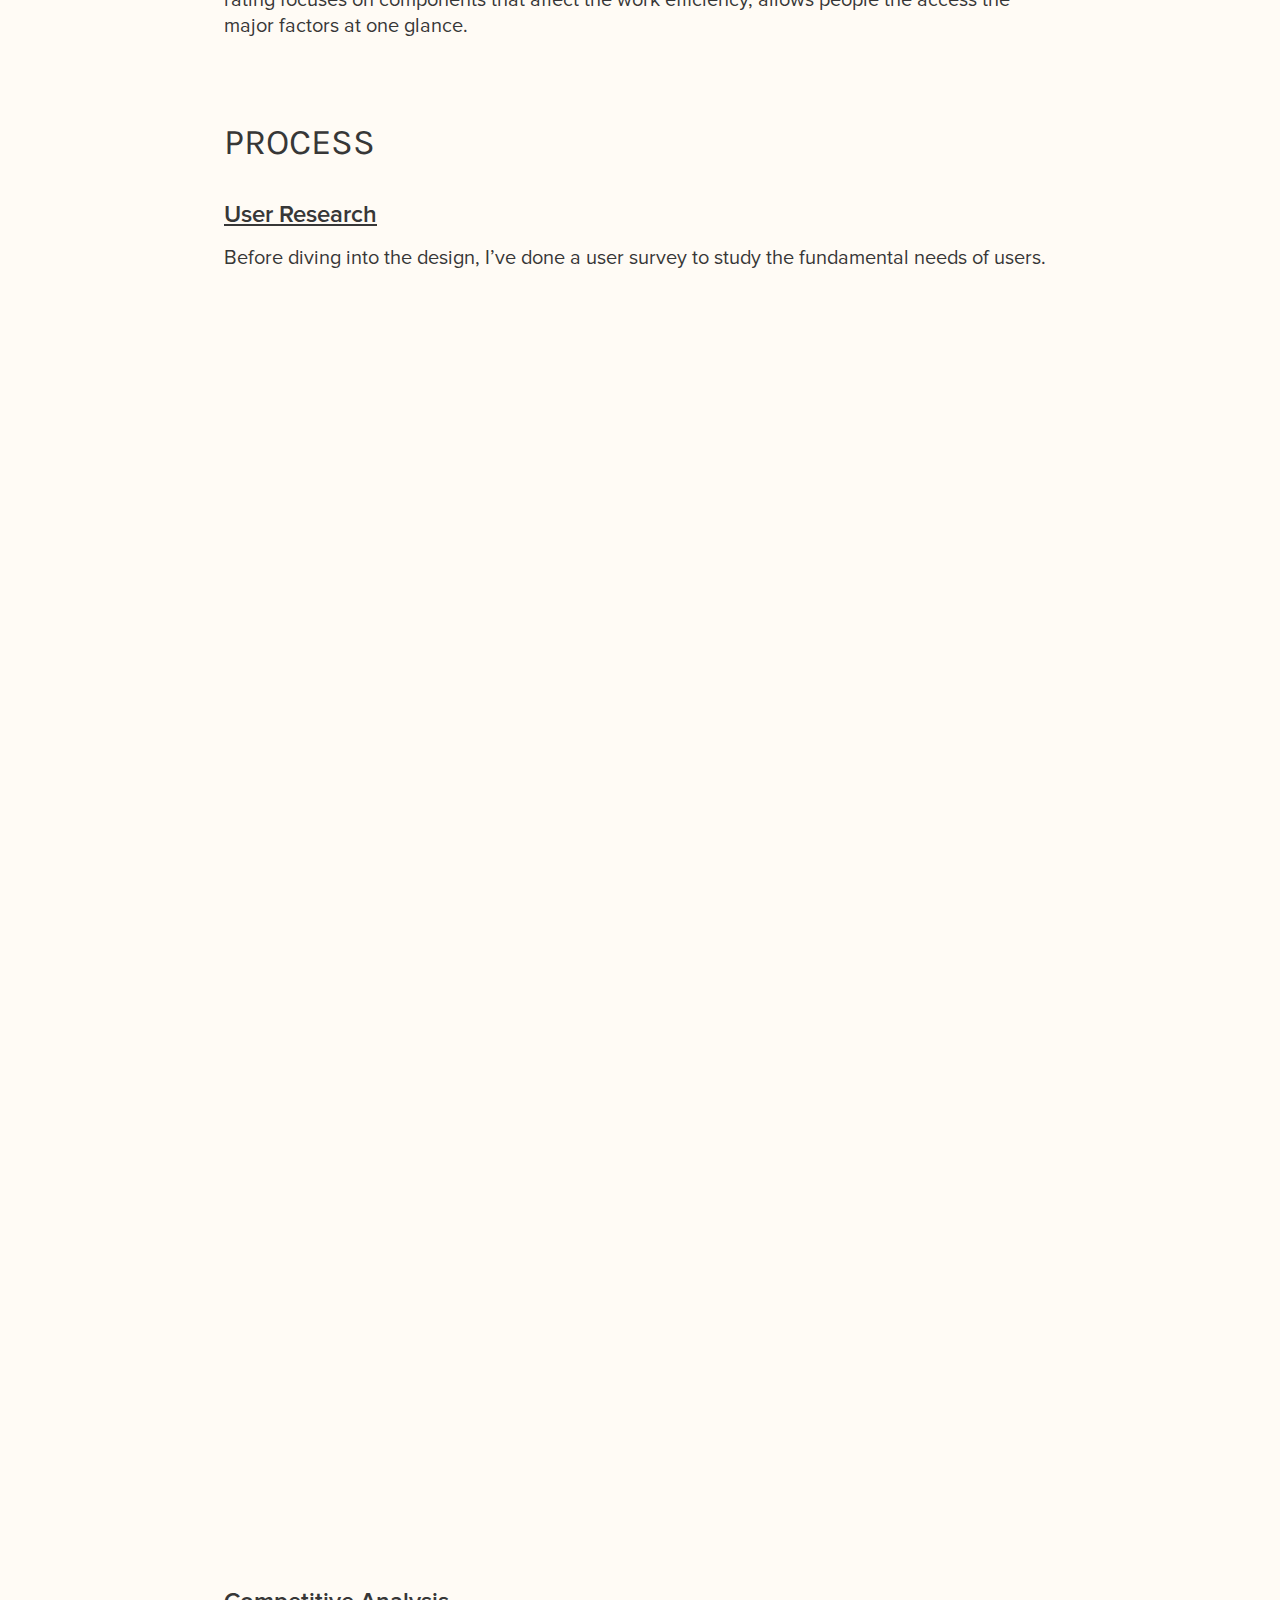
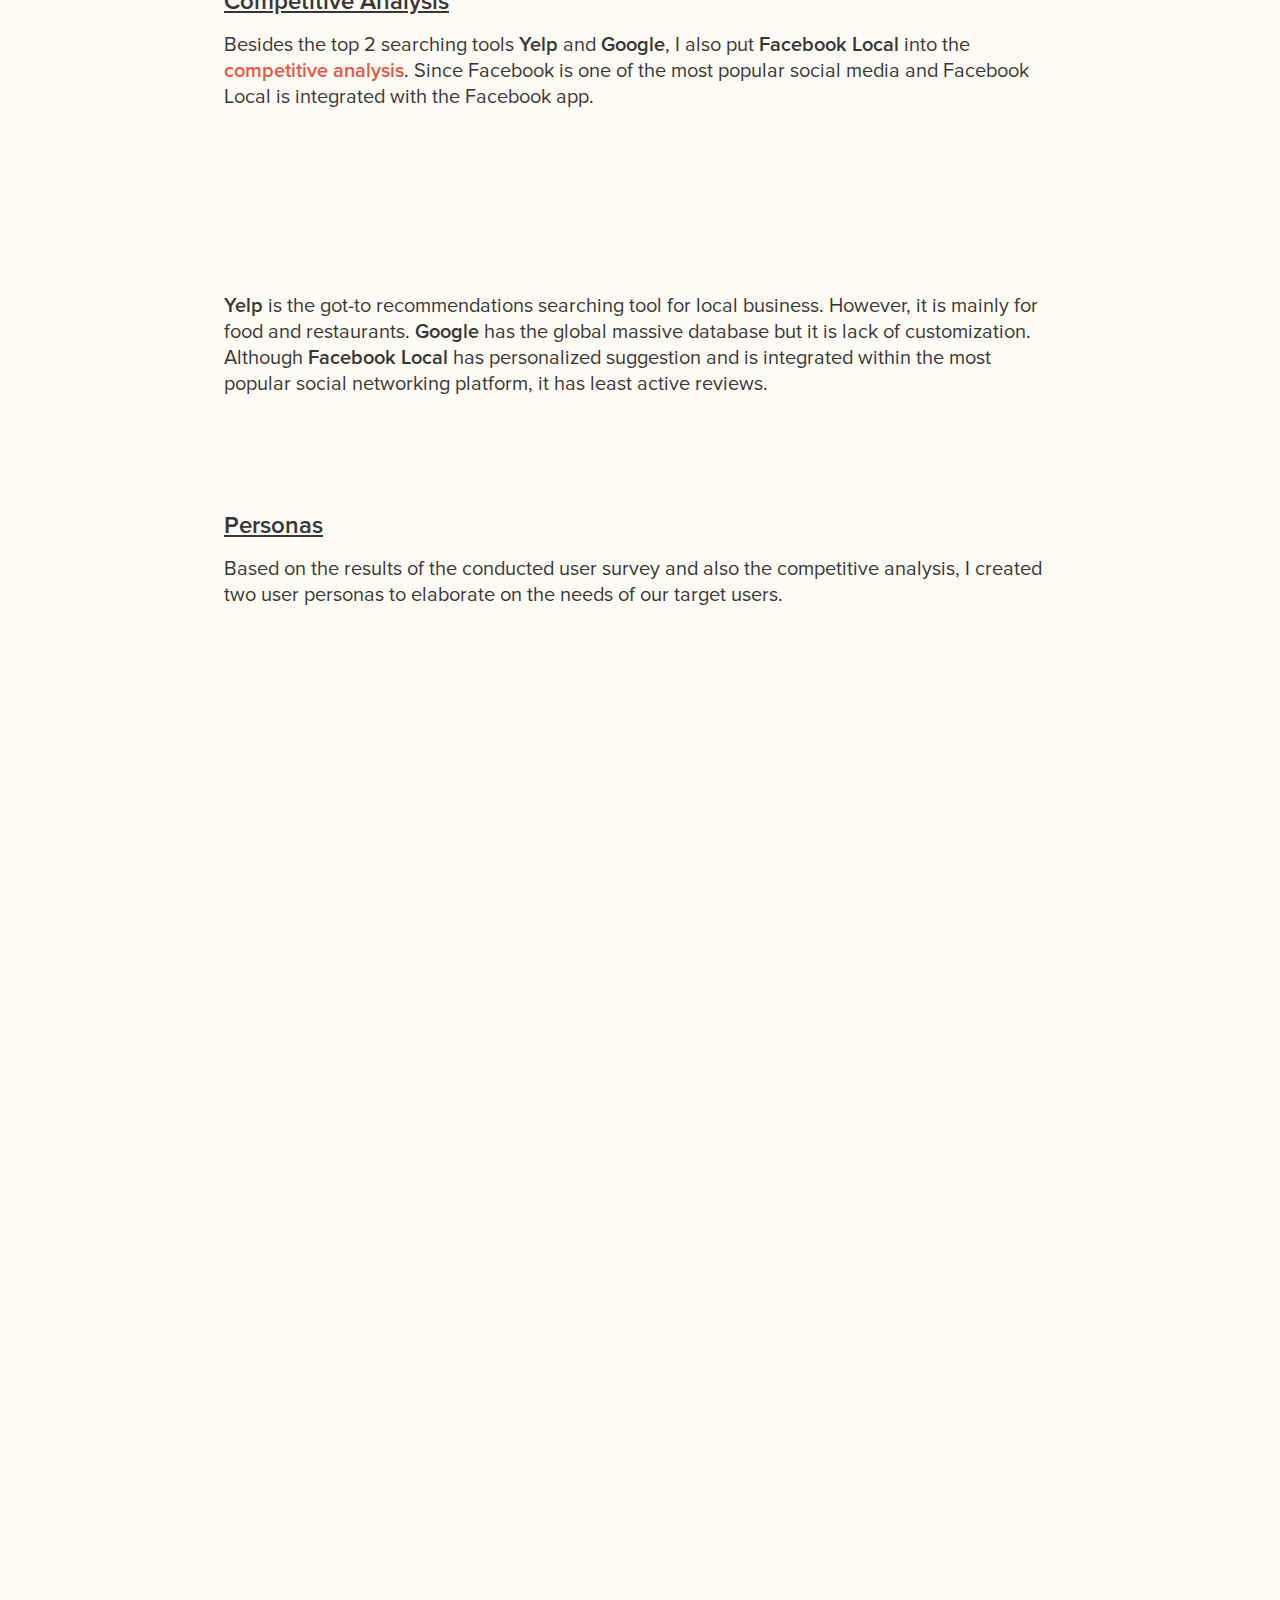
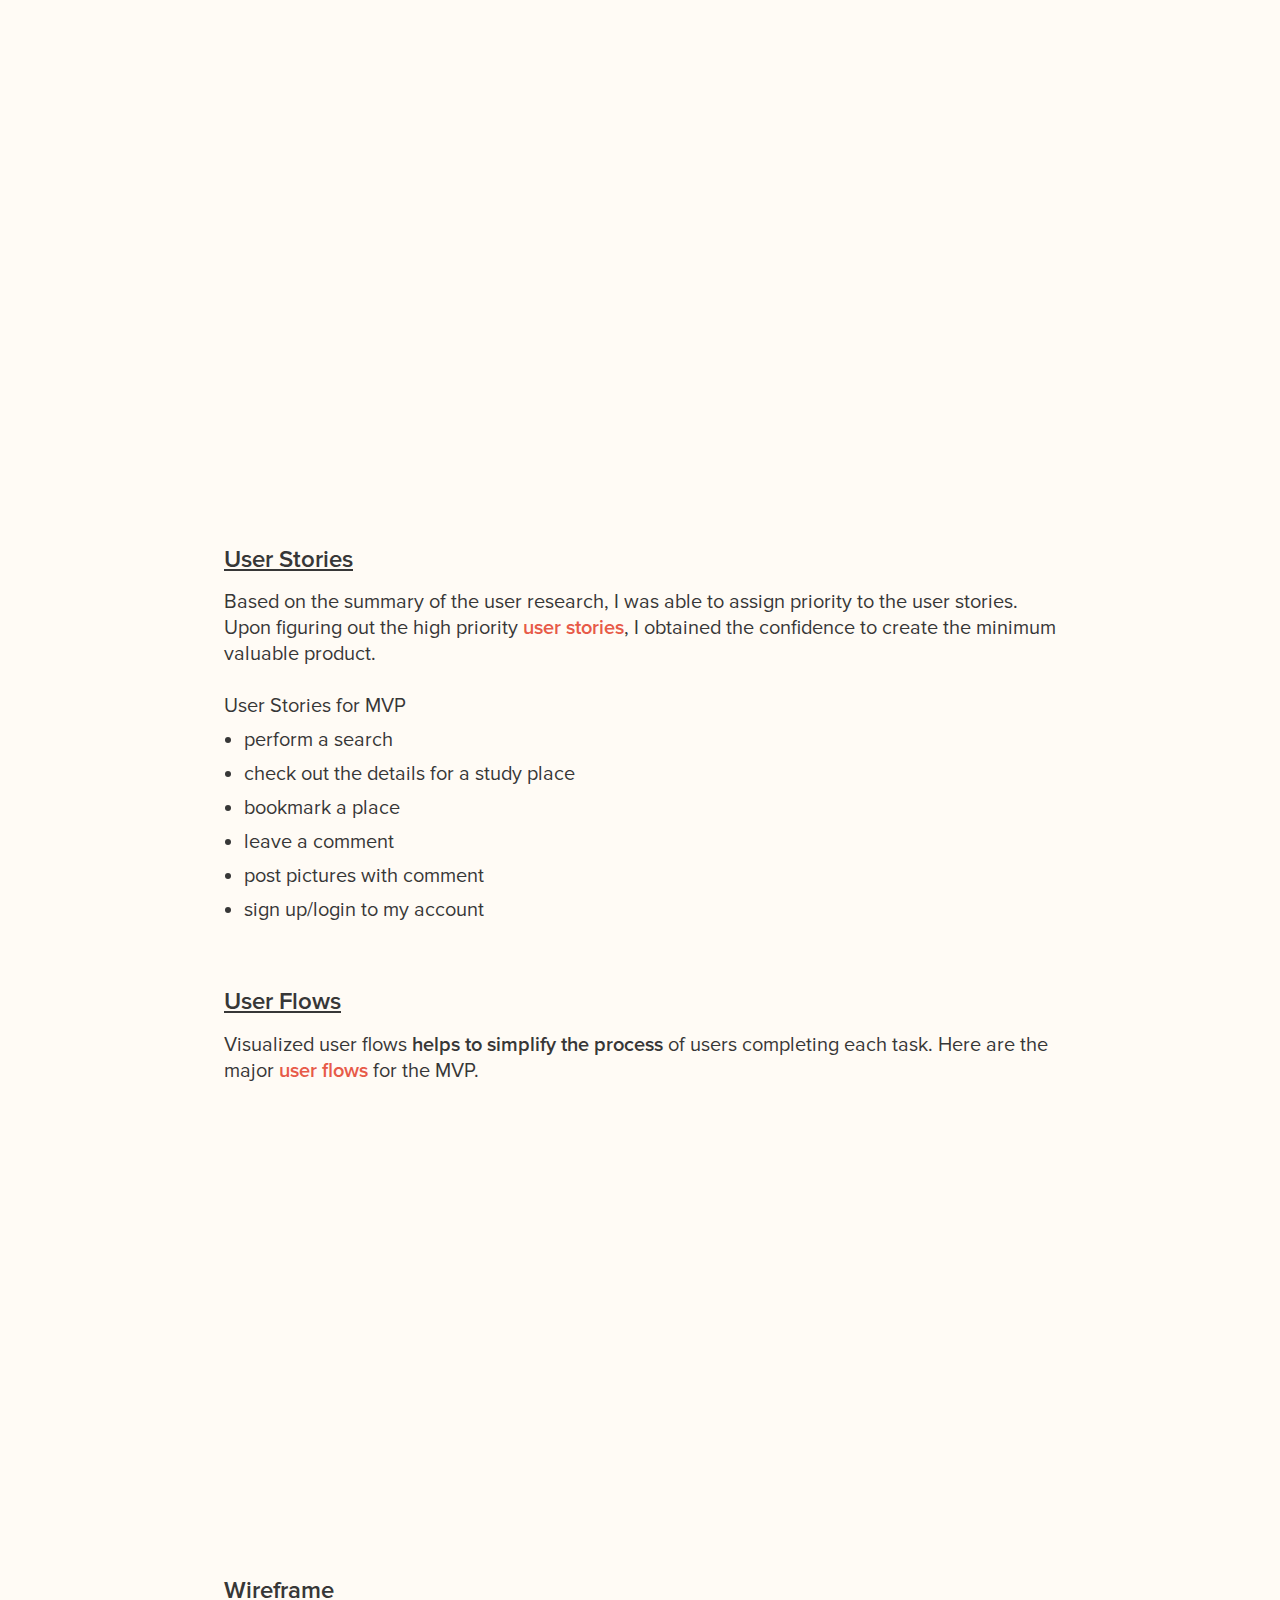
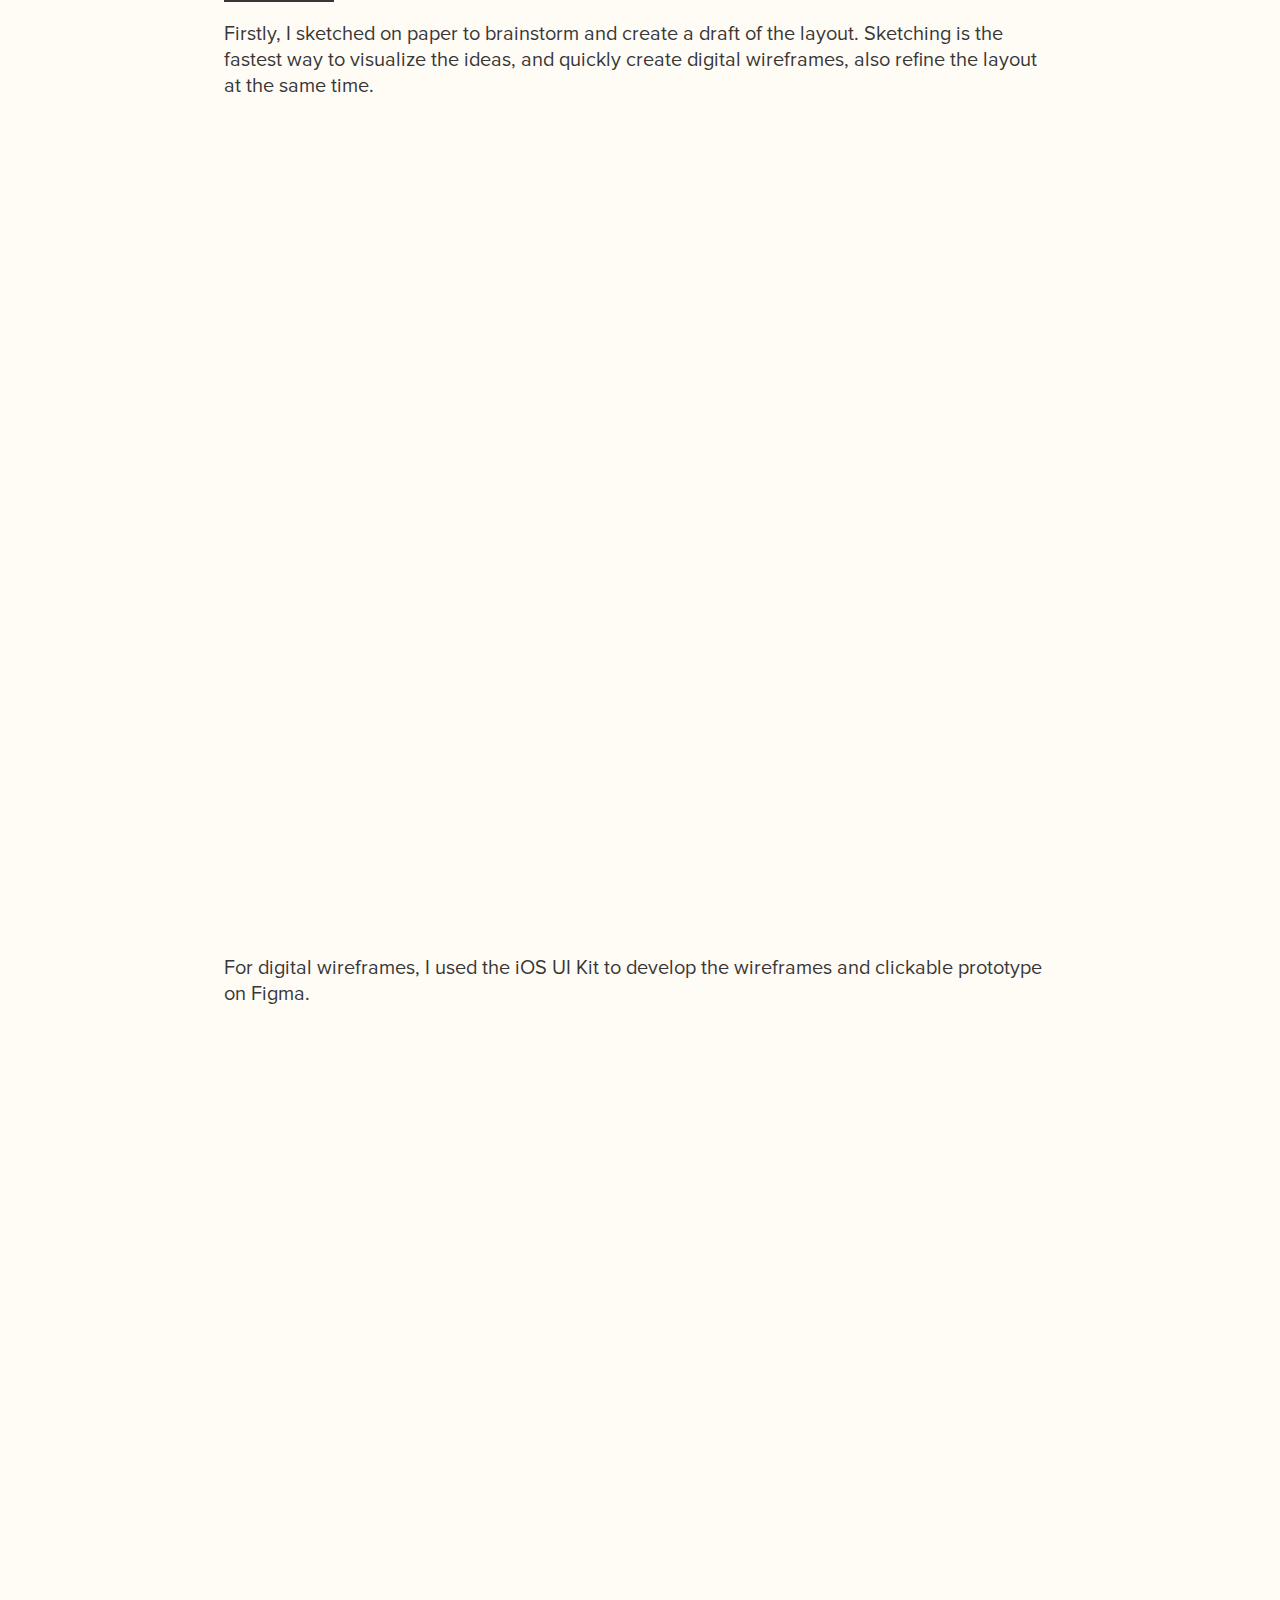
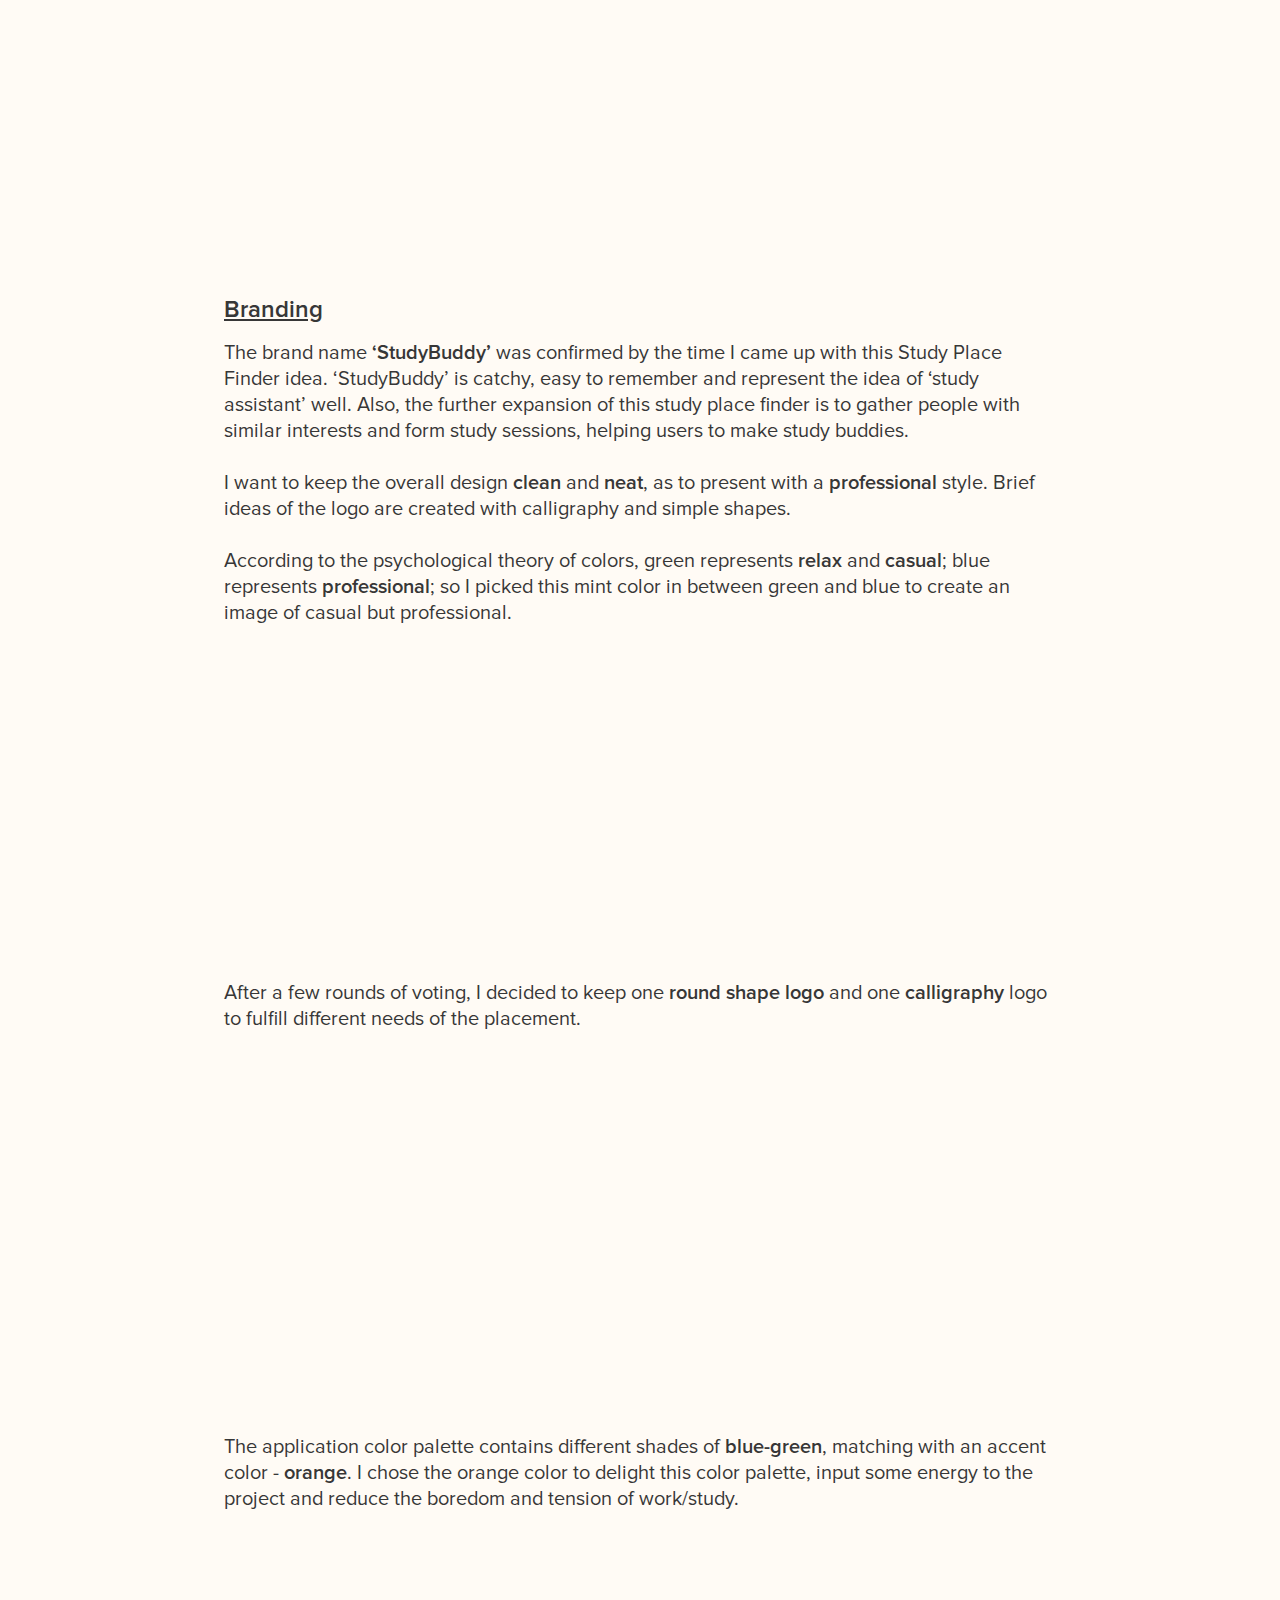
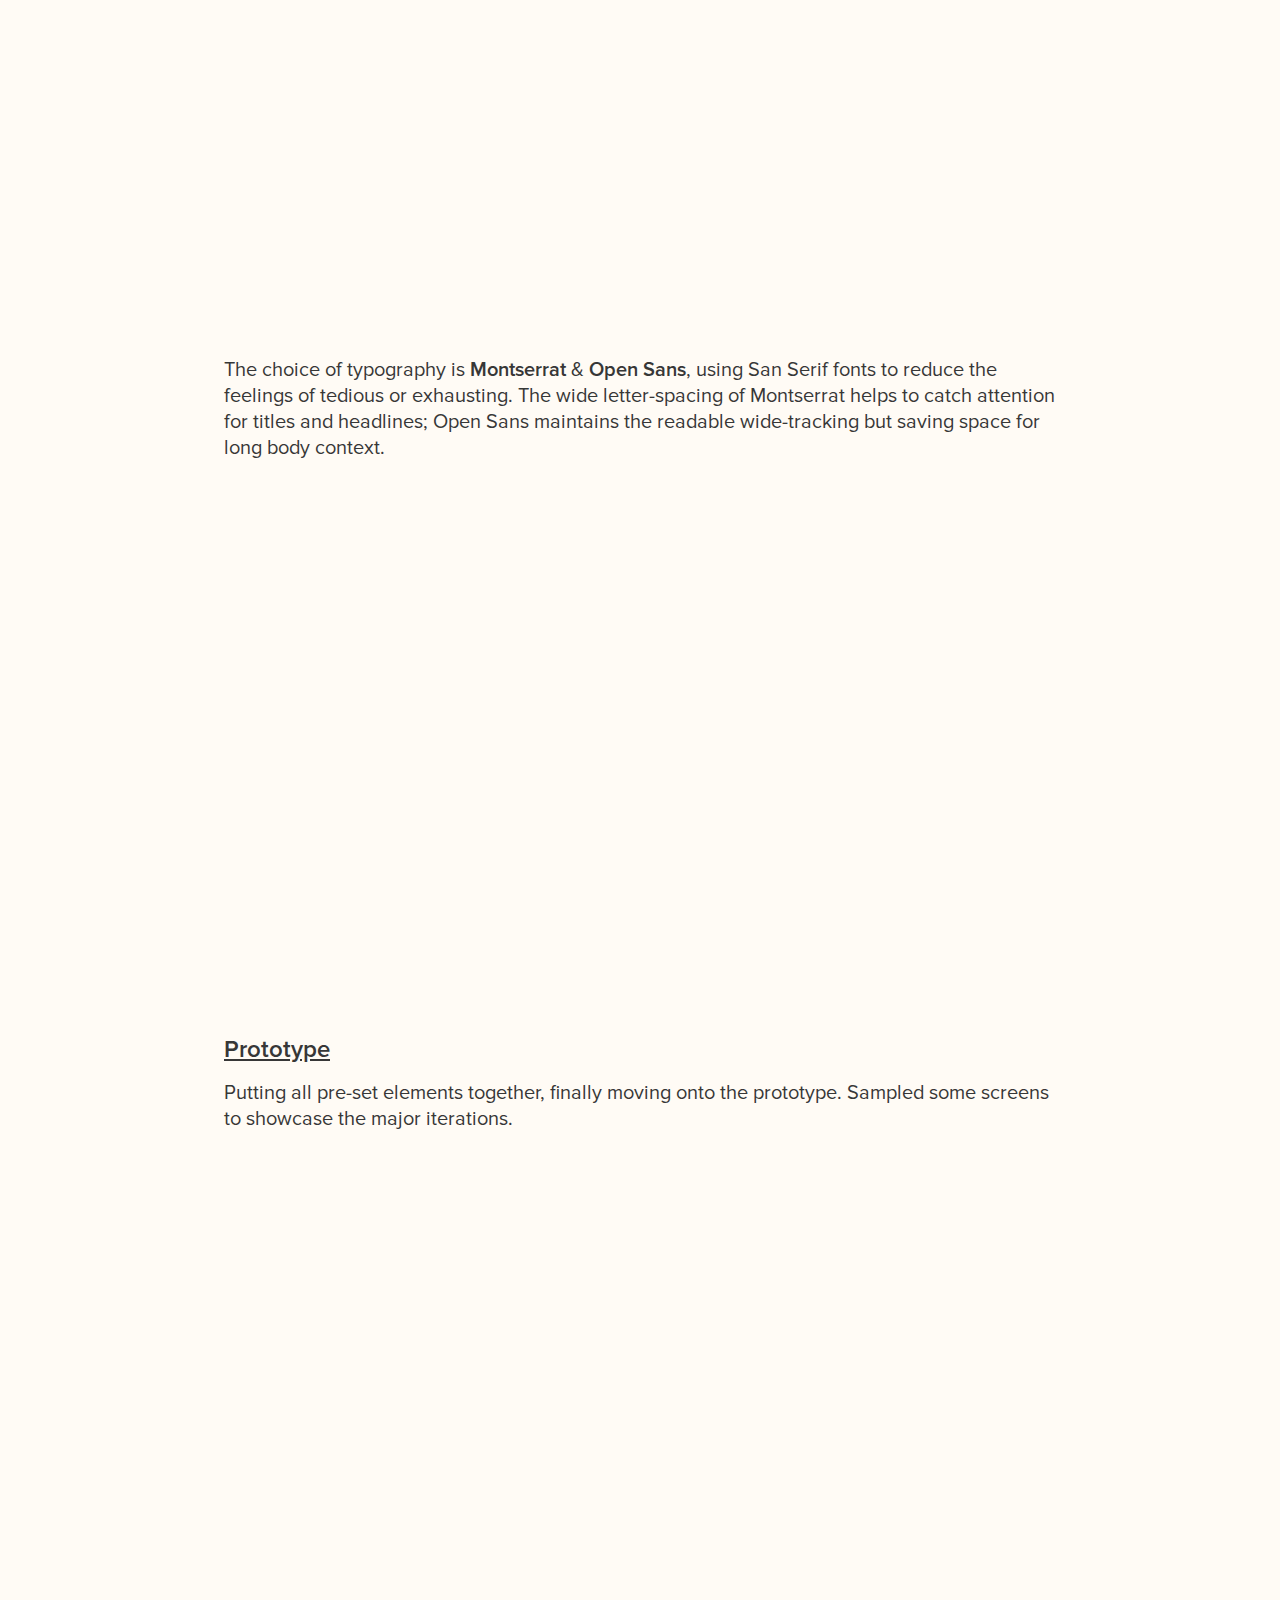
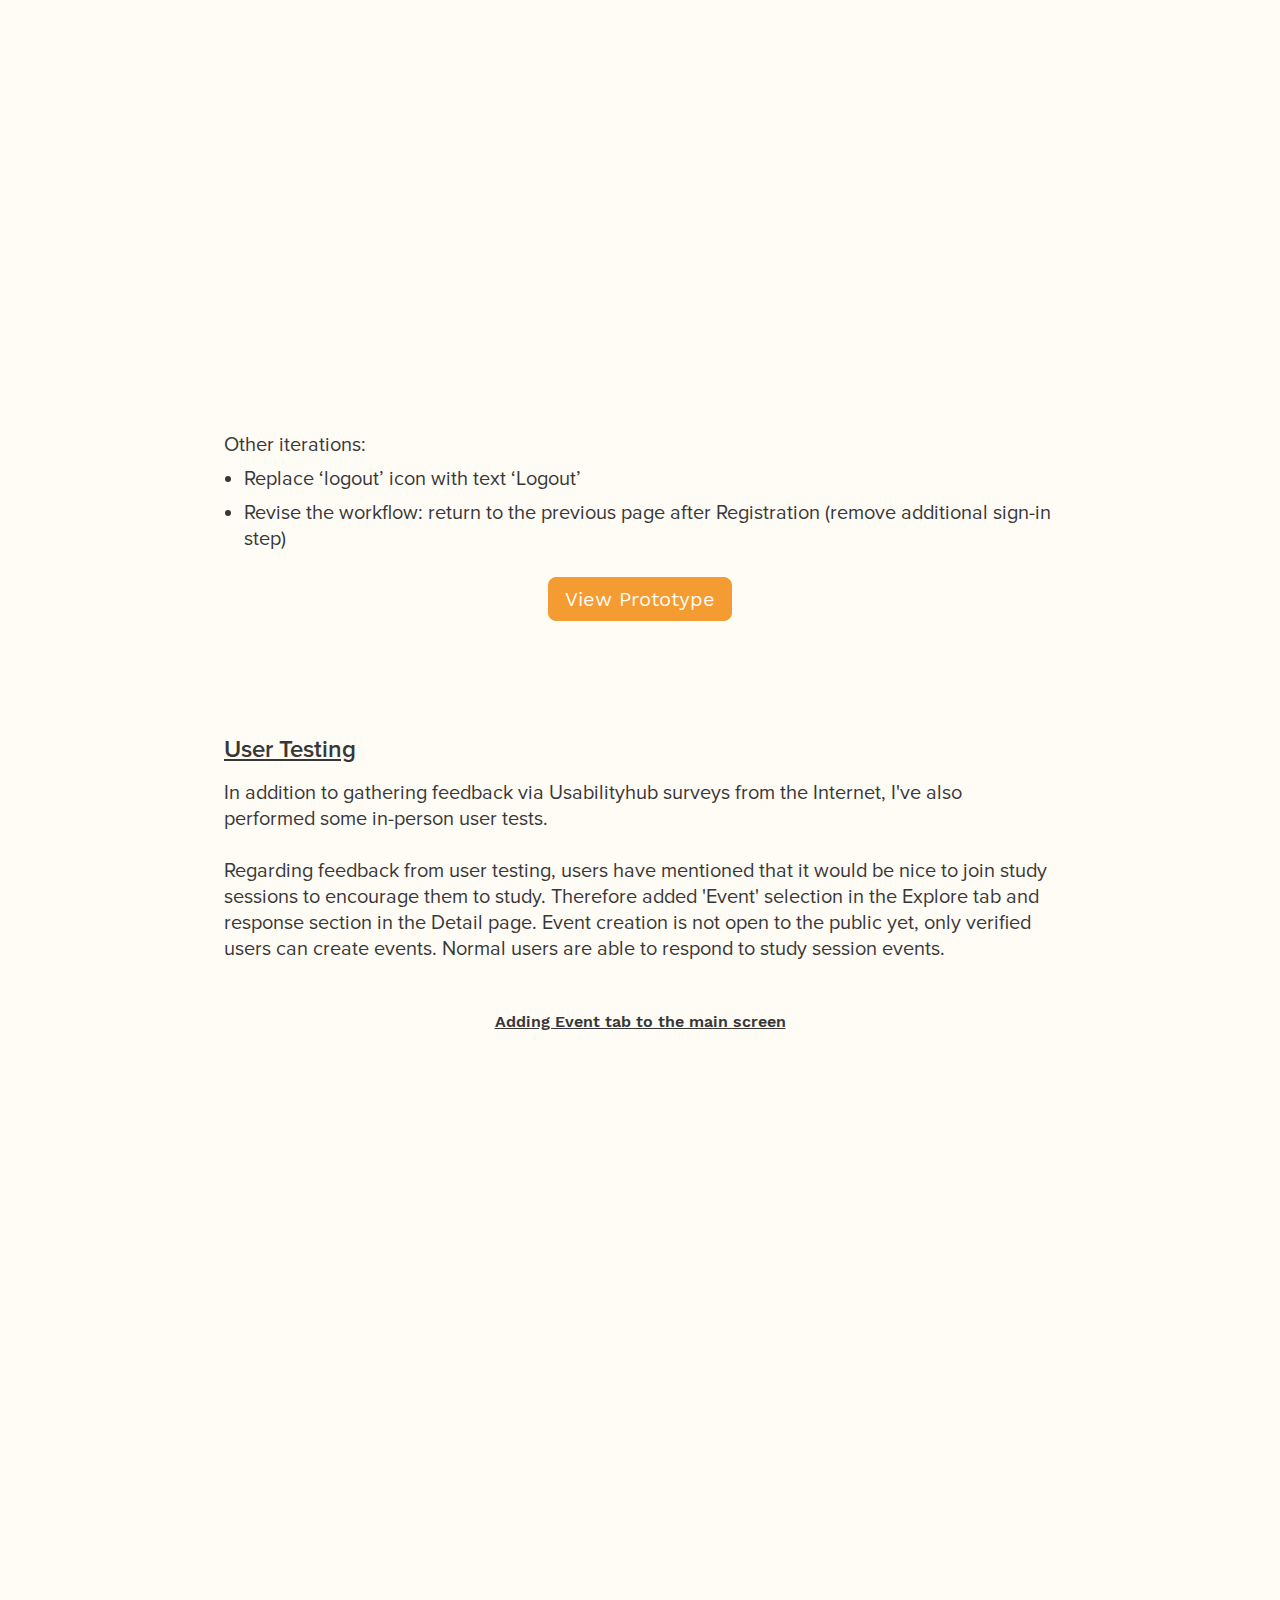
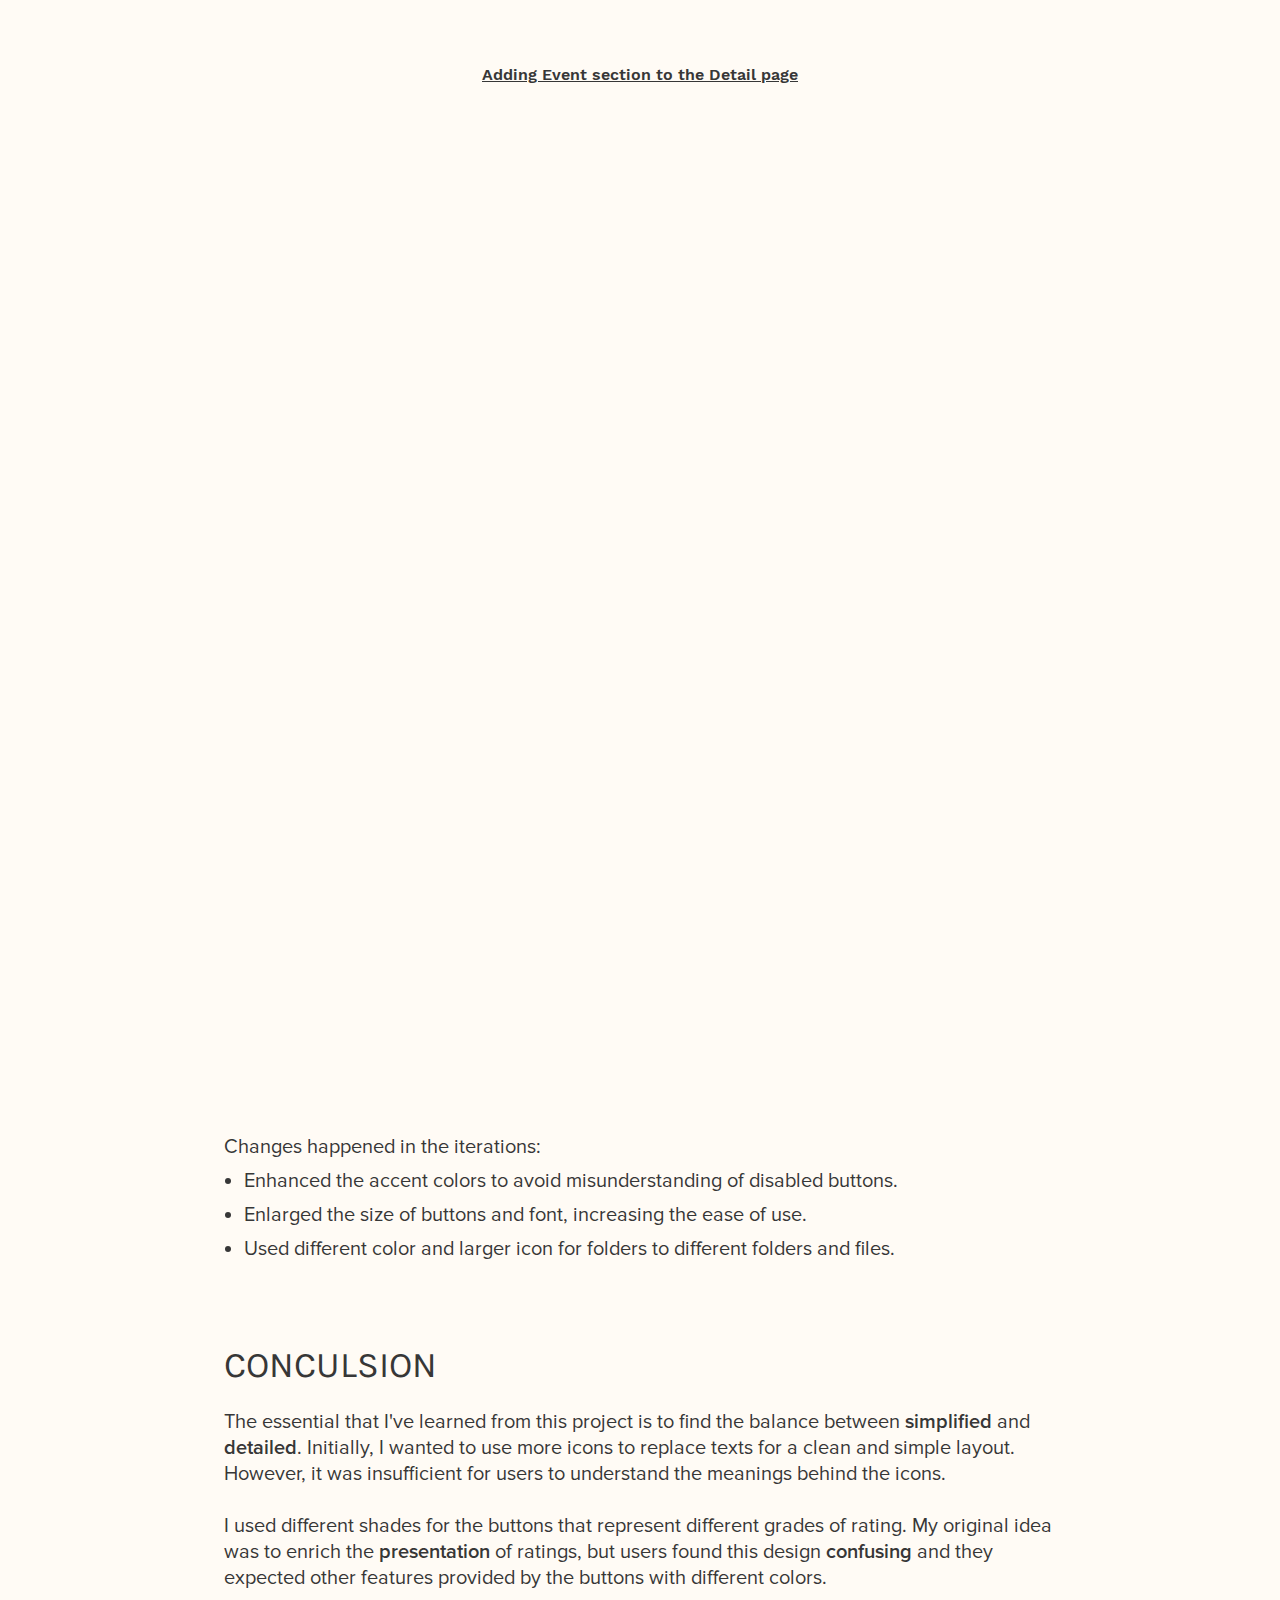
<file: projectSB.html>
<!DOCTYPE html>
<html>
  <head>
    <!-- Global site tag (gtag.js) - Google Analytics -->
    <script async src="https://www.googletagmanager.com/gtag/js?id=UA-135998158-1"></script>
    <script>
      window.dataLayer = window.dataLayer || [];
      function gtag(){dataLayer.push(arguments);}
      gtag('js', new Date());

      gtag('config', 'UA-135998158-1');
    </script>

    <!-- Required meta tags -->
    <meta charset="UTF-8">
    <meta name="viewport" content="width=device-width, initial-scale=1, shrink-to-fit=no">

    <title>StudyBuddy | Study Place finder iOS Application </title>
    <link rel="shortcut icon" href="images/icons/favicon.ico" type="image/x-icon">
    <link rel="stylesheet" type="text/css" href="styles/reset.css">
    <link rel="stylesheet" type="text/css" href="https://cdnjs.cloudflare.com/ajax/libs/animate.css/3.5.2/animate.css">
    <link href="https://unpkg.com/aos@2.3.1/dist/aos.css" rel="stylesheet">
    <link rel="stylesheet" type="text/css" href="styles/projects.css">
  </head>

  <body>
    <header>
      <a href="index.html"><svg class ="smallLogo" width="290" height="219" viewBox="0 0 290 219" fill="none" xmlns="http://www.w3.org/2000/svg">
      <path d="M19.8943 149.375C21.5044 144.672 18.9975 139.555 14.2949 137.944C9.59239 136.334 4.47495 138.841 2.86483 143.544L19.8943 149.375ZM272.365 96.5754C274.975 100.806 280.519 102.12 284.75 99.5104C288.98 96.9008 290.294 91.3559 287.685 87.1254L272.365 96.5754ZM129.952 9.80029L129.952 18.8003L129.952 9.80029ZM54.1897 146.459L46.2191 142.279L46.2191 142.279L54.1897 146.459ZM166.283 181.179C168.605 154.14 169.548 132.797 171.384 117.381C172.301 109.687 173.341 104.538 174.514 101.491C175.891 97.9131 175.864 100.85 172.613 100.85V82.8504C163.736 82.8504 159.552 90.2531 157.716 95.0246C155.675 100.327 154.445 107.41 153.511 115.251C151.646 130.906 150.564 153.842 148.349 179.639L166.283 181.179ZM172.613 100.85C169.777 100.85 168.563 98.9609 168.744 99.2294C168.944 99.5263 169.468 100.562 170.095 102.806C171.323 107.199 172.206 113.359 173.134 120.341C174.01 126.927 174.936 134.347 176.32 140.049C177 142.849 177.958 145.995 179.485 148.628C180.887 151.045 184.261 155.459 190.369 155.459V137.459C194.041 137.459 195.386 140.167 195.056 139.598C194.851 139.244 194.375 138.124 193.812 135.804C192.711 131.267 191.917 125.035 190.977 117.969C190.09 111.299 189.064 103.807 187.43 97.9606C186.627 95.0846 185.481 91.8539 183.667 89.1644C181.834 86.4465 178.261 82.8504 172.613 82.8504V100.85ZM190.369 155.459C195.329 155.459 198.714 152.605 200.601 150.275C202.451 147.991 203.691 145.265 204.57 142.902C206.351 138.114 207.598 132.123 208.59 127.007C209.665 121.464 210.441 116.988 211.306 113.882C211.783 112.171 211.994 112.029 211.673 112.5C211.51 112.739 210.55 114.132 208.465 114.955C205.822 115.999 203.254 115.428 201.6 114.449L210.77 98.9598C208.391 97.5508 205.141 96.9144 201.852 98.2141C199.121 99.2929 197.551 101.261 196.806 102.352C195.321 104.528 194.483 107.197 193.966 109.051C192.845 113.077 191.855 118.755 190.919 123.58C189.901 128.832 188.89 133.424 187.699 136.627C187.419 137.379 187.165 137.954 186.949 138.374C186.726 138.806 186.601 138.962 186.614 138.945C186.622 138.936 186.905 138.581 187.539 138.209C188.242 137.798 189.225 137.459 190.369 137.459V155.459ZM201.6 114.449C200.641 113.881 200.634 113.531 201.833 115.088C202.74 116.265 203.879 117.911 205.274 120.015C207.931 124.017 211.501 129.662 215.099 134.816C218.689 139.957 222.872 145.453 227.207 149.402C229.37 151.372 232.008 153.368 235.041 154.602C238.211 155.891 242.318 156.522 246.542 154.778L239.671 138.141C240.999 137.592 241.962 137.985 241.824 137.929C241.549 137.817 240.716 137.359 239.328 136.095C236.561 133.574 233.325 129.477 229.858 124.511C226.399 119.557 223.272 114.582 220.272 110.061C218.839 107.902 217.409 105.811 216.092 104.102C215.067 102.772 213.18 100.387 210.77 98.9598L201.6 114.449ZM246.542 154.778C250.492 153.146 252.965 150.119 254.491 147.356C255.996 144.63 256.916 141.574 257.544 138.739C258.788 133.128 259.315 126.266 259.816 120.187C260.347 113.742 260.863 107.902 261.922 103.098C263.062 97.9219 264.398 96.1616 264.895 95.7755L253.857 81.5571C248.038 86.0751 245.628 93.3932 244.343 99.2252C242.976 105.43 242.386 112.528 241.877 118.708C241.337 125.253 240.889 130.701 239.971 134.842C239.519 136.883 239.06 138.063 238.734 138.654C238.428 139.208 238.616 138.576 239.671 138.141L246.542 154.778ZM21.4899 169.624C20.3975 167.57 19.3455 164.144 18.9518 160.123C18.5603 156.123 18.8952 152.292 19.8943 149.375L2.86483 143.544C0.817668 149.523 0.468593 156.066 1.0375 161.877C1.60432 167.666 3.15732 173.487 5.59685 178.075L21.4899 169.624ZM264.895 95.7755C266.897 94.2213 268.087 94.0344 268.506 94.0077C268.946 93.9796 269.409 94.0762 270.015 94.4182C270.683 94.795 271.33 95.371 271.856 95.9609C272.101 96.2358 272.276 96.4649 272.371 96.596C272.394 96.6279 272.412 96.6529 272.423 96.67C272.435 96.687 272.441 96.696 272.441 96.6959C272.441 96.6957 272.435 96.6863 272.422 96.6667C272.416 96.6569 272.408 96.6444 272.399 96.6293C272.394 96.6217 272.389 96.6134 272.383 96.6044C272.38 96.6 272.377 96.5953 272.374 96.5905C272.373 96.5881 272.37 96.5843 272.37 96.5831C272.367 96.5793 272.365 96.5754 280.025 91.8504C287.685 87.1254 287.682 87.1215 287.68 87.1175C287.679 87.1161 287.677 87.112 287.675 87.1092C287.671 87.1036 287.668 87.0977 287.664 87.0917C287.656 87.0796 287.648 87.0666 287.64 87.0528C287.622 87.0253 287.603 86.9943 287.581 86.9602C287.537 86.892 287.484 86.8109 287.423 86.718C287.299 86.5325 287.138 86.2987 286.941 86.0266C286.548 85.4855 285.999 84.7762 285.295 83.9863C283.923 82.4466 281.777 80.3876 278.862 78.7424C275.885 77.0622 271.976 75.7498 267.36 76.0442C262.722 76.34 258.172 78.2071 253.857 81.5571L264.895 95.7755ZM129.952 18.8003C131.376 18.8003 131.525 19.0415 131.171 18.8448C130.633 18.5455 130.514 18.1566 130.663 18.4945C131.331 20.0095 131.898 23.7813 131.723 32.6507C131.408 48.6434 128.754 78.9238 128.754 124.088H146.754C146.754 78.2757 149.357 51.4125 149.72 33.0055C149.884 24.6749 149.646 16.9329 147.134 11.234C145.693 7.96491 143.39 5.04402 139.921 3.11449C136.637 1.28761 133.107 0.800297 129.952 0.800293L129.952 18.8003ZM128.754 124.088C128.754 147.054 129.701 165.586 131.225 179.667C132.709 193.384 134.829 203.848 137.67 209.967C138.412 211.566 139.421 213.359 140.837 214.906C142.219 216.415 144.742 218.485 148.443 218.769C152.352 219.069 155.29 217.221 157.009 215.568C158.645 213.993 159.731 212.117 160.473 210.558C163.291 204.631 165.149 194.376 166.283 181.179L148.349 179.639C147.213 192.861 145.492 200.146 144.217 202.828C143.935 203.421 143.966 203.138 144.527 202.598C145.17 201.979 147.014 200.606 149.821 200.822C152.42 201.022 153.835 202.447 154.113 202.75C154.425 203.091 154.335 203.118 153.996 202.388C152.514 199.195 150.595 191.358 149.12 177.73C147.685 164.466 146.754 146.609 146.754 124.088H128.754ZM5.59685 178.075C9.01869 184.511 17.9099 191.082 29.8654 186.932C40.2703 183.32 50.9292 172.056 62.1602 150.639L46.2191 142.279C35.3776 162.954 27.4793 168.706 23.9622 169.927C22.5678 170.411 22.0734 170.13 22.0299 170.11C21.9211 170.06 21.8025 169.98 21.6867 169.867C21.6297 169.812 21.5819 169.756 21.5448 169.706C21.5267 169.682 21.513 169.662 21.5033 169.647C21.4936 169.631 21.4894 169.624 21.4899 169.624L5.59685 178.075ZM62.1602 150.639C73.2153 129.557 88.094 94.3263 101.591 66.2443C108.509 51.8515 115.126 39.1643 121.02 30.165C123.985 25.638 126.53 22.4139 128.595 20.4205C130.977 18.1204 131.326 18.8003 129.952 18.8003L129.952 0.800293C123.999 0.800285 119.236 4.43537 116.092 7.47138C112.63 10.8141 109.234 15.3069 105.962 20.3033C99.3818 30.3507 92.3421 43.9361 85.3678 58.4467C71.081 88.1714 57.2366 121.27 46.2191 142.279L62.1602 150.639Z" fill="#F49C31"/>
      </svg></a>
      <div id="hamburgerMenu" class="hamburgerMenu">
        <div id="menuIcon" class="menu">
          <img class="icon" src="images/icons/icons8-menu.png"/>
        </div>
        <div id="extendedMenu" class="extendedMenu rotate90 hide">
          <a class="menuLink" href="index.html#mywork">work</a>
          <a class="menuLink" href="biography.html">about</a>
          <a class="menuLink" href="images/resume.pdf" target="_blank">resume</a>
        </div>
      </div>
    </header>

    <div class="heroSection">
      <div class="projectName">StudyBuddy</div>
      <div class="heroDescription">
        Finding a place to focus and boost up your productivity.
        <br>
        Also, gather the people with the same interest and encounter.
      </div>
      <div class="heroImageContainer" data-aos="fade-up" data-aos-duration="1500">
        <img class="projectImage" src="images/project2/hero.png"/>
      </div>
      <div class="projectButton">
        <a href="https://invis.io/TUTENHGN8CX" target="_blank" class="button">View Prototype</a>
      </div>
    </div>

    <div class="navbarContainer">
      <div id="navbar" class="navbar">
        <div class="navbarText">
          <a class="navbarButton" href="#summary">SUMMARY</a>
          <a class="navbarButton" href="#research">RESEARCH</a>
          <a class="navbarButton" href="#branding">BRANDING</a>
          <a class="navbarButton" href="#execution">EXECUTION</a>
          <a class="navbarButton" href="#conclusion">CONCLUSION</a>
        </div>
      </div>
    </div>

    <div id="mainContent" class="mainContent">
      <div class="row">
        <div id="summary" class="title">SUMMARY</div>
        <div class="context">
          Procrastinators need to find a place to focus and work before the
          procrastination kicking in. Always go to Yelp but it is mainly for
          restaurants. I created this solution for locating workplaces and
          gathering people with the same interests, to help to find a place to
          focus and get the work done.
        </div>
      </div>

      <div class="row">
        <div class="title">PROBLEM</div>
        <div class="context">
          Google and Yelp are the go-to search method for places and services.
          However, there is no sufficient reviews besides restaurants and
          specific components for different needs. In Silicon Valley, people
          working or studying with their laptops in coffee shops and libraries
          are very common; but there is no tool for people to locate the best
          place to focus.
        </div>
      </div>

      <div class="row">
        <div class="title">SOLUTION</div>
        <div class="context">
          This is a tool for people easier to locate a place to focus and boost
          up the productivity. The rating focuses on components that affect the
          work efficiency, allows people the access the major factors at one glance.
        </div>
      </div>

      <div class="row">
        <div class="title">PROCESS</div>
        <div id="research" class="subtitle">User Research</div>
        <div class="context">
          Before diving into the design, I’ve done a user survey to study the
          fundamental needs of users.
        </div>
      </div>

      <div class="row">
        <div class="researchContainer" data-aos="fade-up" data-aos-duration="1300">
          <div class="userResearch">
            <div class="researchTitle">Demand for study places</div>
            <div class="researchBG">
              <div class="researchNumber">66<span>%</span></div>
              <div class="researchContent">
                work outside of school/office <br>3 days a week
              </div>
            </div>
            <div class="researchBG">
              <div class="researchNumber">88.9<span>%</span></div>
              <div class="researchContent">
                work at coffee shops or libraries
              </div>
            </div>
          </div>
          <div class="userResearch">
            <div class="researchTitle">Searching Tools</div>
            <div class="researchBG">
              <div class="researchNumber">44.4<span>%</span></div>
              <div class="researchContent">
                Yelp
              </div>
            </div>
            <div class="researchBG">
              <div class="researchNumber">33.3<span>%</span></div>
              <div class="researchContent">
                Google
              </div>
            </div>
          </div>
        </div>
      </div>

      <div class="row">
        <div class="researchContainer" data-aos="fade-up" data-aos-duration="1300">
          <div class="userResearch">
            <div class="researchTitle">Any frustrations?</div>
            <div class="researchBG">
              <div class="researchNumber">61.1<span>%</span></div>
              <div class="researchContent">
                Unknown internet speed
              </div>
            </div>
            <div class="researchBG">
              <div class="researchNumber">55.6<span>%</span></div>
              <div class="researchContent">
                Not sure if the place is <br>suitable for study
              </div>
            </div>
            <div class="researchBG">
              <div class="researchNumber">50<span>%</span></div>
              <div class="researchContent">
                Unknown noise level
              </div>
            </div>
            <div class="researchBG">
              <div class="researchNumber">33.3<span>%</span></div>
              <div class="researchContent">
                No specific searching tools <br>for study places
              </div>
            </div>
          </div>
          <div class="userResearch">
            <div class="researchTitle">What is helpful?</div>
            <div class="researchBG">
              <div class="researchNumber">83.3<span>%</span></div>
              <div class="researchContent">
                Charging outlets
              </div>
            </div>
            <div class="researchBG">
              <div class="researchNumber">72.2<span>%</span></div>
              <div class="researchContent">
                Free Wifi
              </div>
            </div>
            <div class="researchBG">
              <div class="researchNumber">55.6<span>%</span></div>
              <div class="researchContent">
                Opening hours
              </div>
            </div>
            <div class="researchBG">
              <div class="researchNumber">55.6<span>%</span></div>
              <div class="researchContent">
                Noise level
              </div>
            </div>
          </div>
        </div>
      </div>


      <div class="row">
        <div class="subtitle">Competitive Analysis</div>
        <div class="context">
          Besides the top 2 searching tools <b>Yelp</b> and <b>Google</b>, I also put
          <b>Facebook Local</b> into the <a class="contentLink" href="https://drive.google.com/file/d/18_6iYmhJpXDD4X1Azc9nfLUle2TPySqi/view?usp=sharing" target="_blank">competitive analysis</a>.
          Since Facebook is one of the most popular social media and
          Facebook Local is integrated with the Facebook app.
        </div>
      </div>

      <div class="row">
        <div class="competitorContainer">
          <div class="competitorIcon" data-aos="fade-up" data-aos-duration="1300">
            <img class="appIcon" src="images/project2/yelp.png">
            <img src="images/project2/local.png">
            <img class="appIcon" src="images/project2/google.png">
          </div>
          <div class="competitiveAnalysis">
            <div>
              <b>Yelp</b> is the got-to recommendations searching tool for local
              business. However, it is mainly for food and restaurants. <b>Google</b>
              has the global massive database but it is lack of customization.
              Although <b>Facebook Local</b> has personalized suggestion and is integrated
              within the most popular social networking platform, it has least active reviews.
            </div>
          </div>
        </div>
      </div>

      <div class="row">
        <div class="subtitle">Personas</div>
        <div class="context">
          Based on the results of the conducted user survey and also the
          competitive analysis, I created two user personas to elaborate on the
          needs of our target users.
        </div>
      </div>

      <div class="row">
        <div class="personaContainer">
          <div class="persona" data-aos="fade-up" data-aos-duration="1300">
            <div class="personaImage">
              <img src="images/project2/persona1.png"/>
            </div>
            <div class="personaName">Adeline K.</div>
            <div class="personaDescription1">22, Design Student</div>
            <div class="personaDescription">New York</div>
            <div class="personaMotivation">
              "The best place to get inspirations and ideas is oitside of the house."
            </div>
            <div class="personaTitle">ABOUT</div>
            <div class="personaContent">
              Adeline is a college student majoring in graphic design. She has a
              heavy workload on design projects with a very tight schedule. Adeline
              has a problem of working at home, productivity usually drops to
              zero while she is at home. Also, the workspace at school is limited.
              She often needs to find a coffee shop or library to work on her projects.
              <br><br>
              Due to limited resources specific on study place/workspace, Adaline
              only can search for keywords 'coffee shop' or 'library'. Some times
              she doesn't like going to libraries because they are always full.
              However, she doesn't get enough information to know if the coffee
              shop is suitable for study since some of the coffee shops are
              always crowded and loud.
            </div>
            <div class="personaTitle">GOALS</div>
            <div class="personaContent">
              <ul>
                <li>Get a seat before the busy hour</li>
                <li>Obtain a go-to searching tool like 'Yelp' but specific for study place/workspace</li>
                <li>Able to search for locations by opening hour</li>
              </ul>
            </div>
            <div class="personaTitle">FRUSTRATIONS</div>
            <div class="personaContent">
              <ul>
                <li>Running out of ideas for a place to work/study</li>
                <li>Need accountability to show up at a workspace</li>
                <li>Noise level sometimes can be overwhelming</li>
              </ul>
            </div>
          </div>

          <div class="persona" data-aos="fade-up" data-aos-duration="1300">
            <div class="personaImage">
              <img src="images/project2/persona2.png"/>
            </div>
            <div class="personaName">Jimmy T.</div>
            <div class="personaDescription1">29, Software Engineer</div>
            <div class="personaDescription">San Jose</div>
            <div class="personaMotivation">
              "I code all day every day, and the environment matters to my productivity."
            </div>
            <div class="personaTitle">ABOUT</div>
            <div class="personaContent">
              Jimmy is a Software Engineer based in the Bay Area. Due to the Bay
              Area traffic and the flexibility of his job, he doesn't go to the
              office every day. Even though not going to the office, Jimmy still
              works hard on coding. Instead of blocking himself at home, he likes
              to step out soaking up the sun and take a sip of good coffee while he works.
              <br><br>
              Jimmy's work requires the internet a lot. If the network of a cafe
              is not stable or the speed is too slow, he would be disappointed
              since he couldn't stay any longer to enjoy the pleasant environment
              and coffee. Remark: Jimmy is a workaholic; he never lets himself
              to slack off from the work schedule even though he doesn't go into the office.
            </div>
            <div class="personaTitle">GOALS</div>
            <div class="personaContent">
              <ul>
                <li>Remain productivity while enjoying coffee</li>
                <li>Able to work at one place from it open to close</li>
                <li>Not to suffer from internet issue any more</li>
              </ul>
            </div>
            <div class="personaTitle">FRUSTRATIONS</div>
            <div class="personaContent">
              <ul>
                <li>Unable to get a seat when it happens to go in during the busy hour</li>
                <li>Has to leave without the work done due to the internet issues</li>
                <li>Unable to get suggestions on 'good workplace'</li>
              </ul>
            </div>
          </div>
        </div>
      </div>

      <div class="row">
        <div class="subtitle">User Stories</div>
        <div class="context">
          Based on the summary of the user research, I was able to assign
          priority to the user stories. Upon figuring out the high priority
          <a class="contentLink" href="https://docs.google.com/spreadsheets/d/1HQCyA1pYzTDbHcFkOEFnsBHP9pgWG_VOtabVoct_wWw/edit?usp=sharing" target="_blank">user stories</a>,
          I obtained the confidence to create the minimum valuable product.
          <br><br>
          User Stories for MVP
          <ul>
            <li>perform a search</li>
            <li>check out the details for a study place</li>
            <li>bookmark a place</li>
            <li>leave a comment</li>
            <li>post pictures with comment</li>
            <li>sign up/login to my account</li>
          </ul>
        </div>
      </div>

      <div class="row">
        <div class="subtitle">User Flows</div>
        <div class="context">
          Visualized user flows <b>helps to simplify the process</b> of users
          completing each task. Here are the major
          <a class="contentLink" href="https://whimsical.com/XddDs2VoM1mrSehFVRFwSZ#2Ux7TurymMr13TReUrLx" target="_blank">user flows</a>
           for the MVP.
        </div>
      </div>

      <div class="row">
        <div class="userflowContainer">
          <img class="userFlow" data-aos="fade-up" data-aos-duration="1300" src="images/project2/userflow.png">
        </div>
      </div>

      <div class="row">
        <div class="subtitle">Wireframe</div>
          <div class="context">
            Firstly, I sketched on paper to brainstorm and create a draft of the
            layout. Sketching is the fastest way to visualize the ideas, and
            quickly create digital wireframes, also refine the layout at the same time.
          </div>
          <img class="wireframeSketches" data-aos="fade-up" data-aos-duration="1300" src="images/project2/sketches.jpg">
      </div>

      <div class="row">
        <div class="context">
          For digital wireframes, I used the iOS UI Kit to develop the wireframes
          and clickable prototype on Figma.
        </div>
        <img class="wireframeSketches" data-aos="fade-up" data-aos-duration="1300" src="images/project2/wireframe.png">
      </div>

      <div class="row">
        <div id="branding" class="subtitle">Branding</div>
        <div class="context">
          The brand name <b>‘StudyBuddy’</b> was confirmed by the time I came up with
          this Study Place Finder idea. ‘StudyBuddy’ is catchy, easy to remember
          and represent the idea of ‘study assistant’ well. Also, the further
          expansion of this study place finder is to gather people with similar
          interests and form study sessions, helping users to make study buddies.
          <br><br>
          I want to keep the overall design <b>clean</b> and <b>neat</b>, as to
          present with a <b>professional</b> style. Brief ideas of the logo are
          created with calligraphy and simple shapes.
          <br><br>
          According to the psychological theory of colors, green represents
          <b>relax</b> and <b>casual</b>; blue represents <b>professional</b>;
          so I picked this mint color in between green and blue to create an
          image of casual but professional.
        </div>
        <img class="logodraft" data-aos="fade-up" data-aos-duration="1300" src="images/project2/logodraft.png">

        <div class="context">
          After a few rounds of voting, I decided to keep one <b>round shape logo</b>
          and one <b>calligraphy</b> logo to fulfill different needs of the placement.
        </div>
        <div class="row">
          <img class="finallogo" data-aos="fade-up" data-aos-duration="1300" src="images/project2/finallogo.png">
        </div>

        <div class="context">
          The application color palette contains different shades of <b>blue-green</b>,
          matching with an accent color - <b>orange</b>. I chose the orange color to
          delight this color palette, input some energy to the project and reduce
          the boredom and tension of work/study.
        </div>
        <div class="row">
          <img class="finallogo" data-aos="fade-up" data-aos-duration="1300" src="images/project2/color.png">
        </div>

        <div class="context">
          The choice of typography is <b>Montserrat</b> & <b>Open Sans</b>, using San Serif
          fonts to reduce the feelings of tedious or exhausting. The wide letter-spacing
          of Montserrat helps to catch attention for titles and headlines;
          Open Sans maintains the readable wide-tracking but saving space for long body context.
        </div>
        <div class="row">
          <img class="finallogo" data-aos="fade-up" data-aos-duration="1300" src="images/project2/type.png">
        </div>
      </div>

      <div class="row">
        <div id="execution" class="subtitle">Prototype</div>
        <div class="context">
          Putting all pre-set elements together, finally moving onto the prototype.
          Sampled some screens to showcase the major iterations.
        </div>
          <div class="userTestingContainer">
            <img class="userTestingImage" data-aos="fade-up" data-aos-duration="1300" src="images/project2/mockup1.png">
          </div>
          <div class="userTestingContainer">
            <img class="userTestingImage" data-aos="fade-up" data-aos-duration="1300" src="images/project2/mockup2.png">
          </div>
          <div class="userTestingContainer">
            <img class="userTestingImage" data-aos="fade-up" data-aos-duration="1300" src="images/project2/usertest1.png">
          </div>
          <div class="userTestingContainer">
            <img class="userTestingImage" data-aos="fade-up" data-aos-duration="1300" src="images/project2/usertest2.png">
          </div>
          <div class="context">
            Other iterations:
            <ul>
              <li>Replace ‘logout’ icon with text ‘Logout’</li>
              <li>Revise the workflow: return to the previous page after Registration (remove additional sign-in step)</li>
            </ul>
          </div>

        <div class="container">
          <div class="projectButton">
            <a href="https://invis.io/N5QOAHO8PAG" target="_blank" class="button">View Prototype</a>
          </div>
        </div>
      </div>

      <div class="row">
        <div class="subtitle">User Testing</div>
        <div class="context">
          In addition to gathering feedback via Usabilityhub surveys from the
          Internet, I've also performed some in-person user tests.
          <br><br>
          Regarding feedback from user testing, users have mentioned that it
          would be nice to join study sessions to encourage them to study.
          Therefore added 'Event' selection in the Explore tab and response
          section in the Detail page. Event creation is not open to the public
          yet, only verified users can create events. Normal users are able to
          respond to study session events.
        </div>
        <div class="userTesting">
          <div class="userTestingContainer">
            <div class="label">Adding Event tab to the main screen</div>
            <img class="userTestingImage" data-aos="fade-up" data-aos-duration="1300" src="images/project2/event1.png">
          </div>
          <div class="userTestingContainer">
            <div class="label">Adding Event section to the Detail page</div>
            <img class="userTestingImage" data-aos="fade-up" data-aos-duration="1300" src="images/project2/event2.png">
          </div>
        </div>
        <div class="context">
          Changes happened in the iterations:
          <ul>
            <li>Enhanced the accent colors to avoid misunderstanding of disabled buttons.</li>
            <li>Enlarged the size of buttons and font, increasing the ease of use.</li>
            <li>Used different color and larger icon for folders to different folders and files.</li>
          </ul>
        </div>
      </div>

      <div class="row">
        <div id="conclusion" class="title">CONCULSION</div>
        <div class="context">
          The essential that I've learned from this project is to find the balance
          between <b>simplified</b> and <b>detailed</b>. Initially, I wanted to
          use more icons to replace texts for a clean and simple layout. However,
          it was insufficient for users to understand the meanings behind the icons.
          <br><br>
          I used different shades for the buttons that represent different grades
          of rating. My original idea was to enrich the <b>presentation</b> of ratings,
          but users found this design <b>confusing</b> and they expected other features
          provided by the buttons with different colors.
        </div>
      </div>

   <div class="moreProjectsContainer">
      <div class="moreProjects">More Projects</div>
      <div class="project" data-aos="fade-up" data-aos-duration="1300">
        <div class="projectImageContainer">
          <img class="projectImage" src="images/project1/hero.png"/>
        </div>
        <div class="projectInfo">
          <div class="projectName">VIVID</div>
          <div class="projectSubtitle">Saas Cloud Storage | Web & iOS Design</div>
          <div class="projectDescription">
            A platform for fashionistas to get inspirations and to inspire others
            seamlessly at one place.
          </div>
          <div class="projectButton">
            <a href="projectVIVID.html" class="button">View Case Study</a>
          </div>
        </div>
      </div>
    </div>

  </div>

  <div onclick="topFunction()" id="myBtn" title="Go to top">
    <img class="icon" src="images/icons/icons8-chevron_up.png"/>
    <div class="topButton">TOP</div>
  </div>

  <footer>
    <div class="animated pulse footer">Let's Connect!</div>
    <div class="spacer"></div>
    <div class="footerIcons">
      <a class="footerLink" href="https://www.linkedin.com/in/avrilwong/" target="_blank">
        <img class="icon" src="images/icons/icons8-linkedin.png">
      </a>
      <a class="footerLink" href="mailto:wongavril@gmail.com">
        <img class="icon" src="images/icons/icons8-email.png">
      </a>
      <a class="footerLink" href="https://github.com/wongavril/" target="_blank">
        <img class="icon" src="images/icons/icons8-github.png">
      </a>
      <a class="footerLink" href="https://www.instagram.com/avrilw_/" target="_blank">
        <img class="icon" src="images/icons/icons8-instagram.png">
      </a>
    </div>
  </footer>


  <!-- Custom Script -->
  <script src="scriptsProject.js"></script>
  <script src="https://cdnjs.cloudflare.com/ajax/libs/jquery/3.1.1/jquery.min.js"></script>
  <script src="https://unpkg.com/aos@2.3.1/dist/aos.js"></script>

  <script>
    AOS.init();
  </script>

  </body>
</html>
</file>
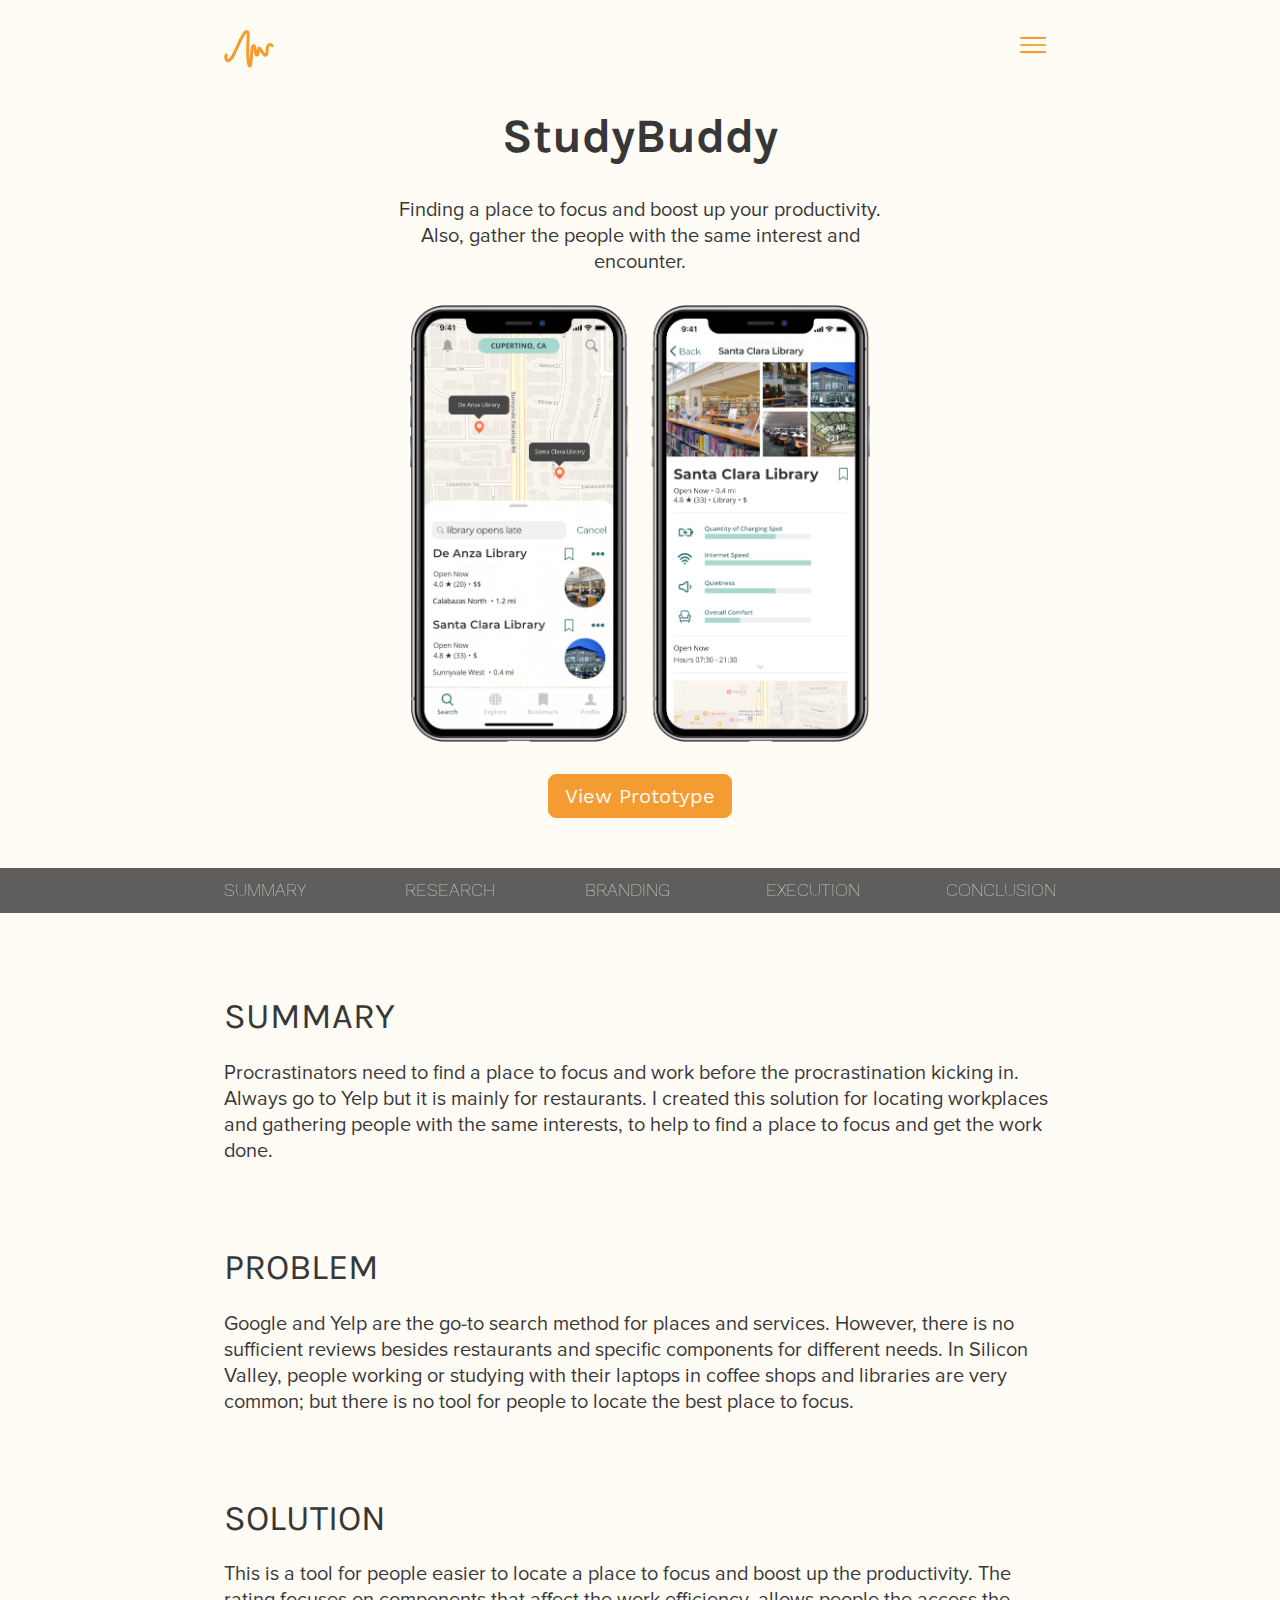
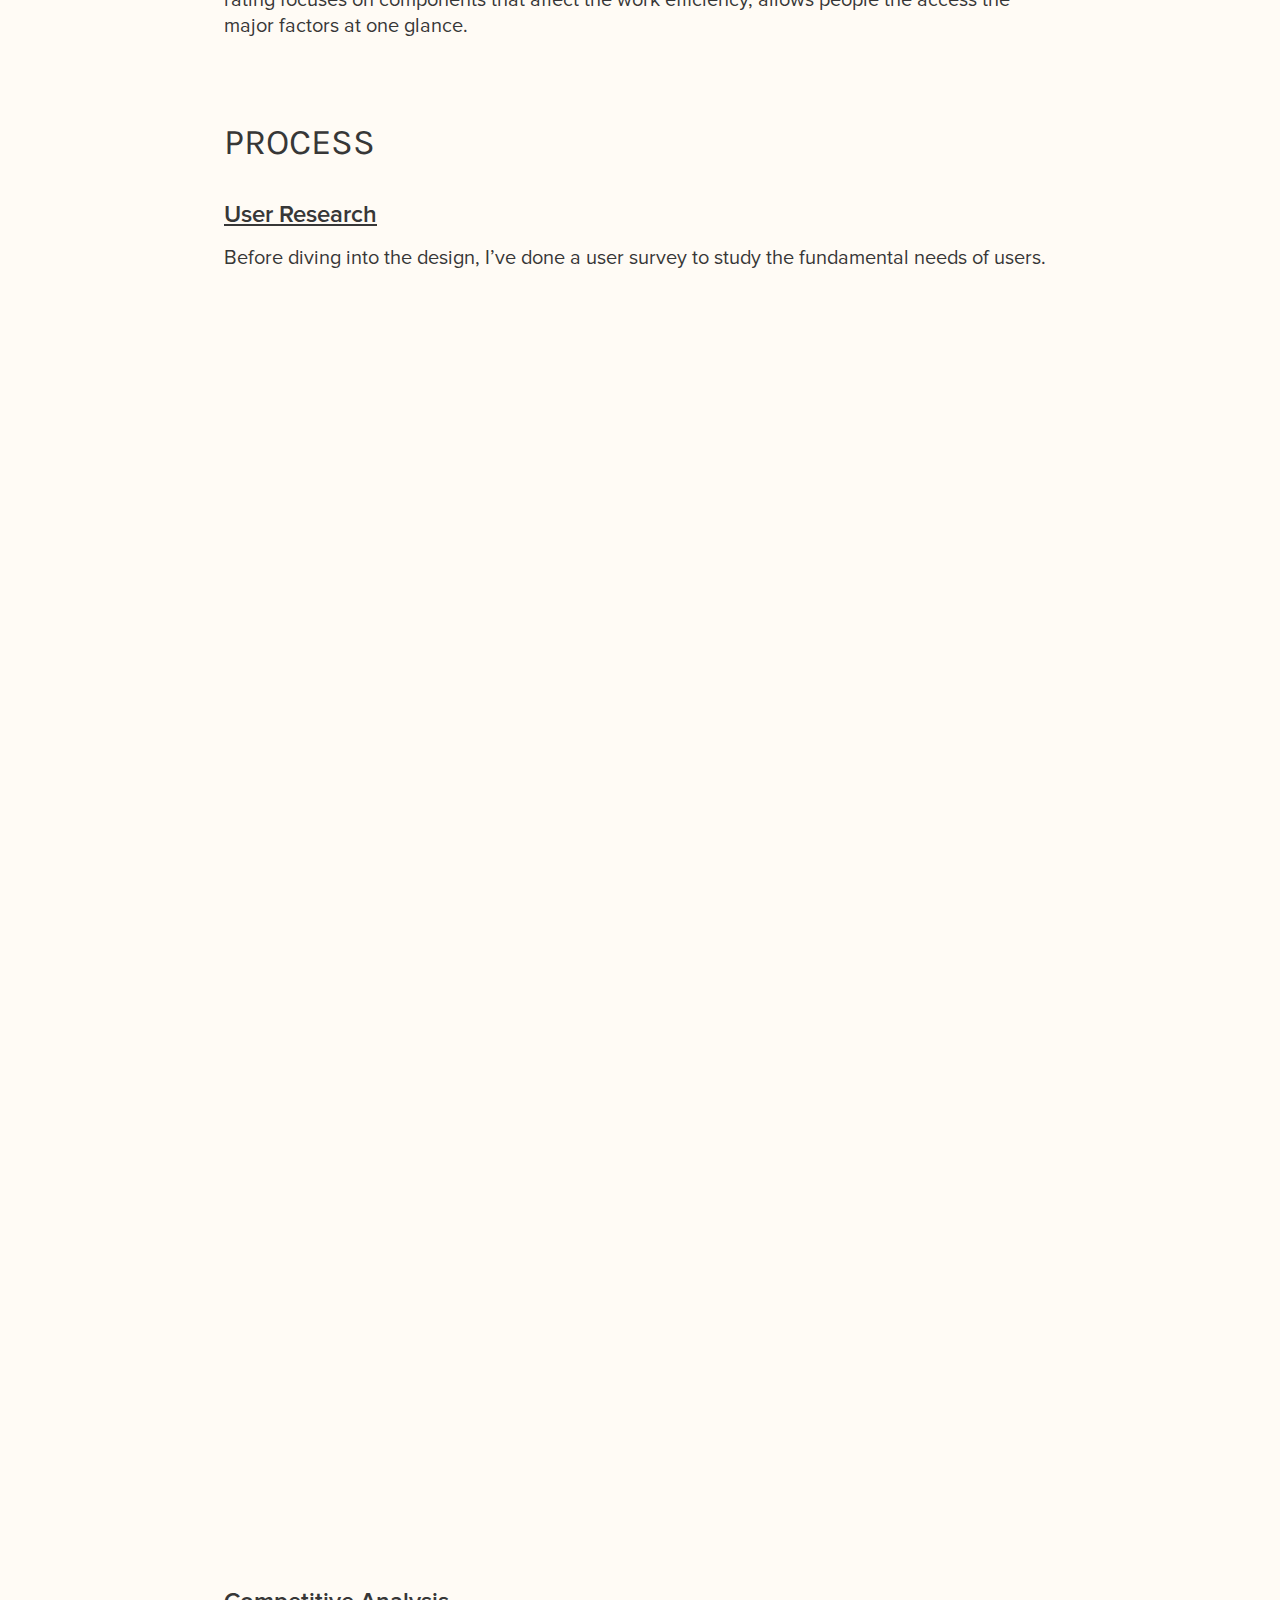
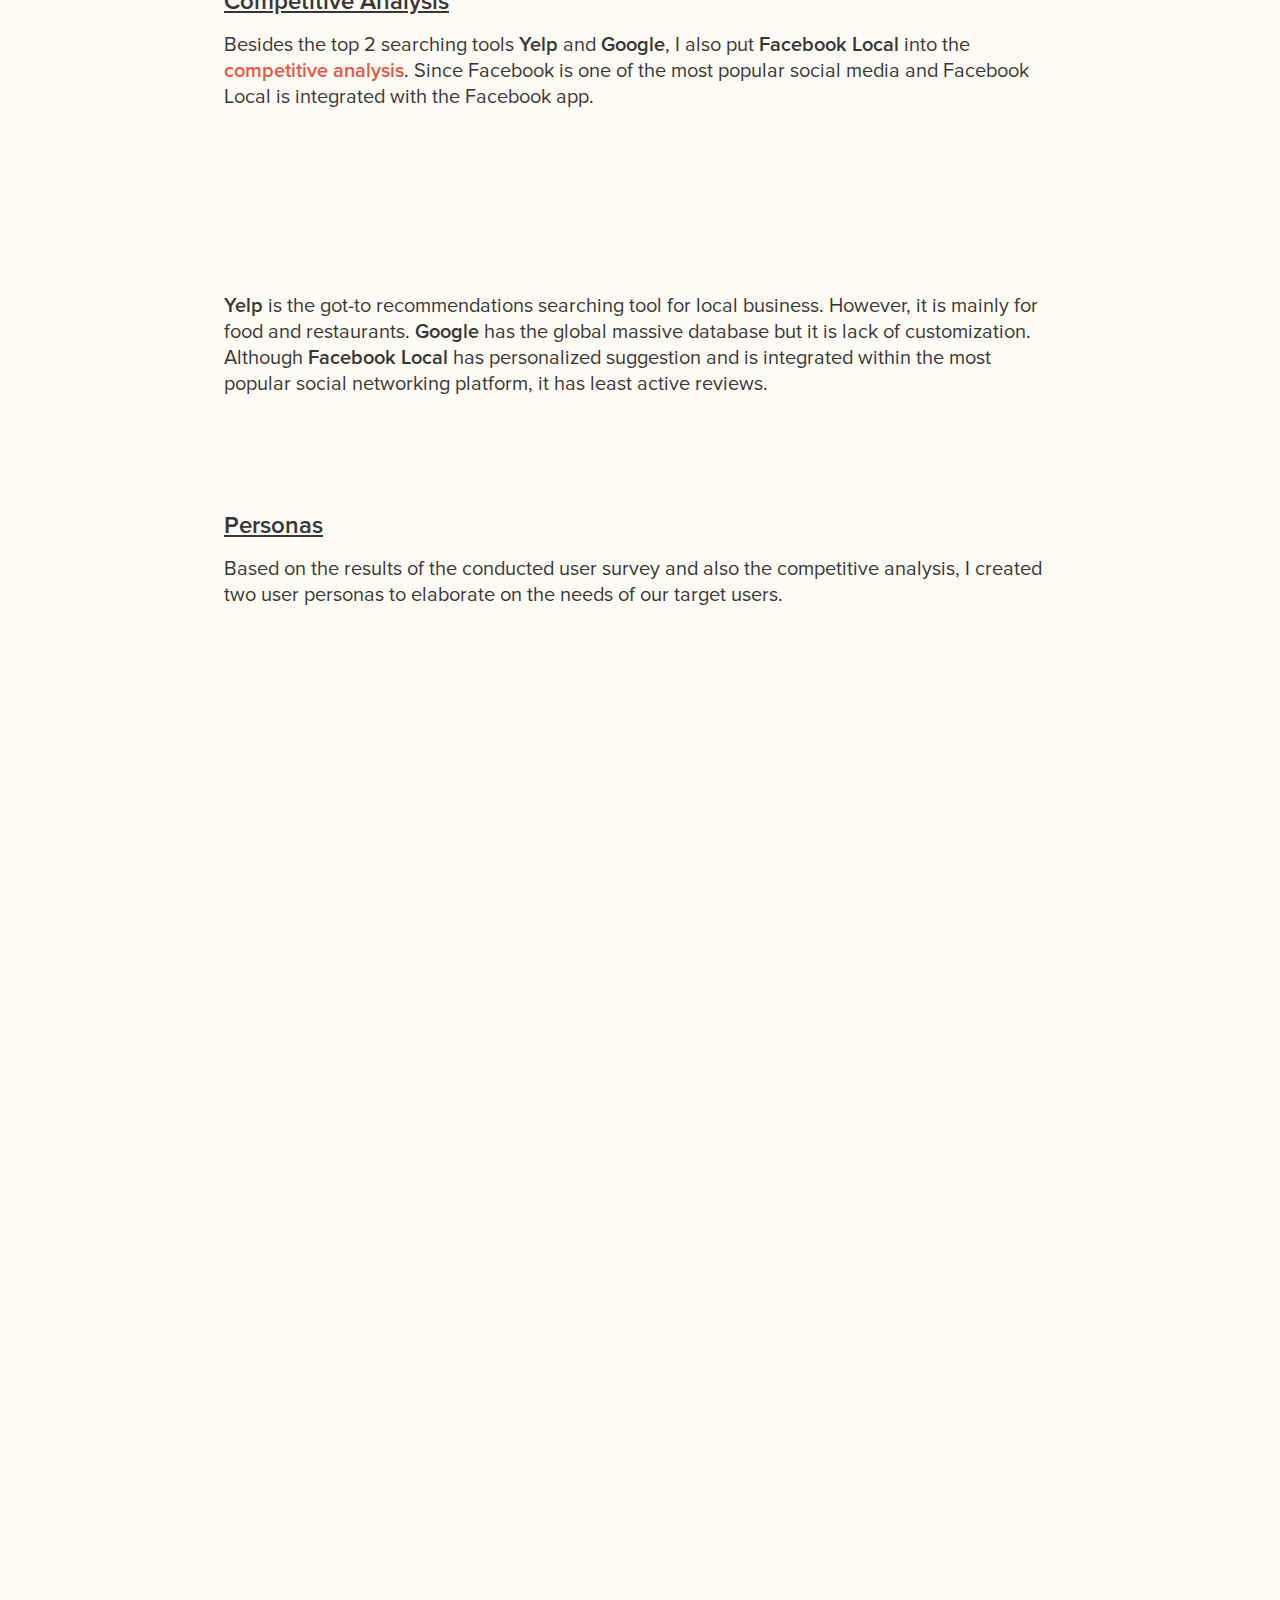
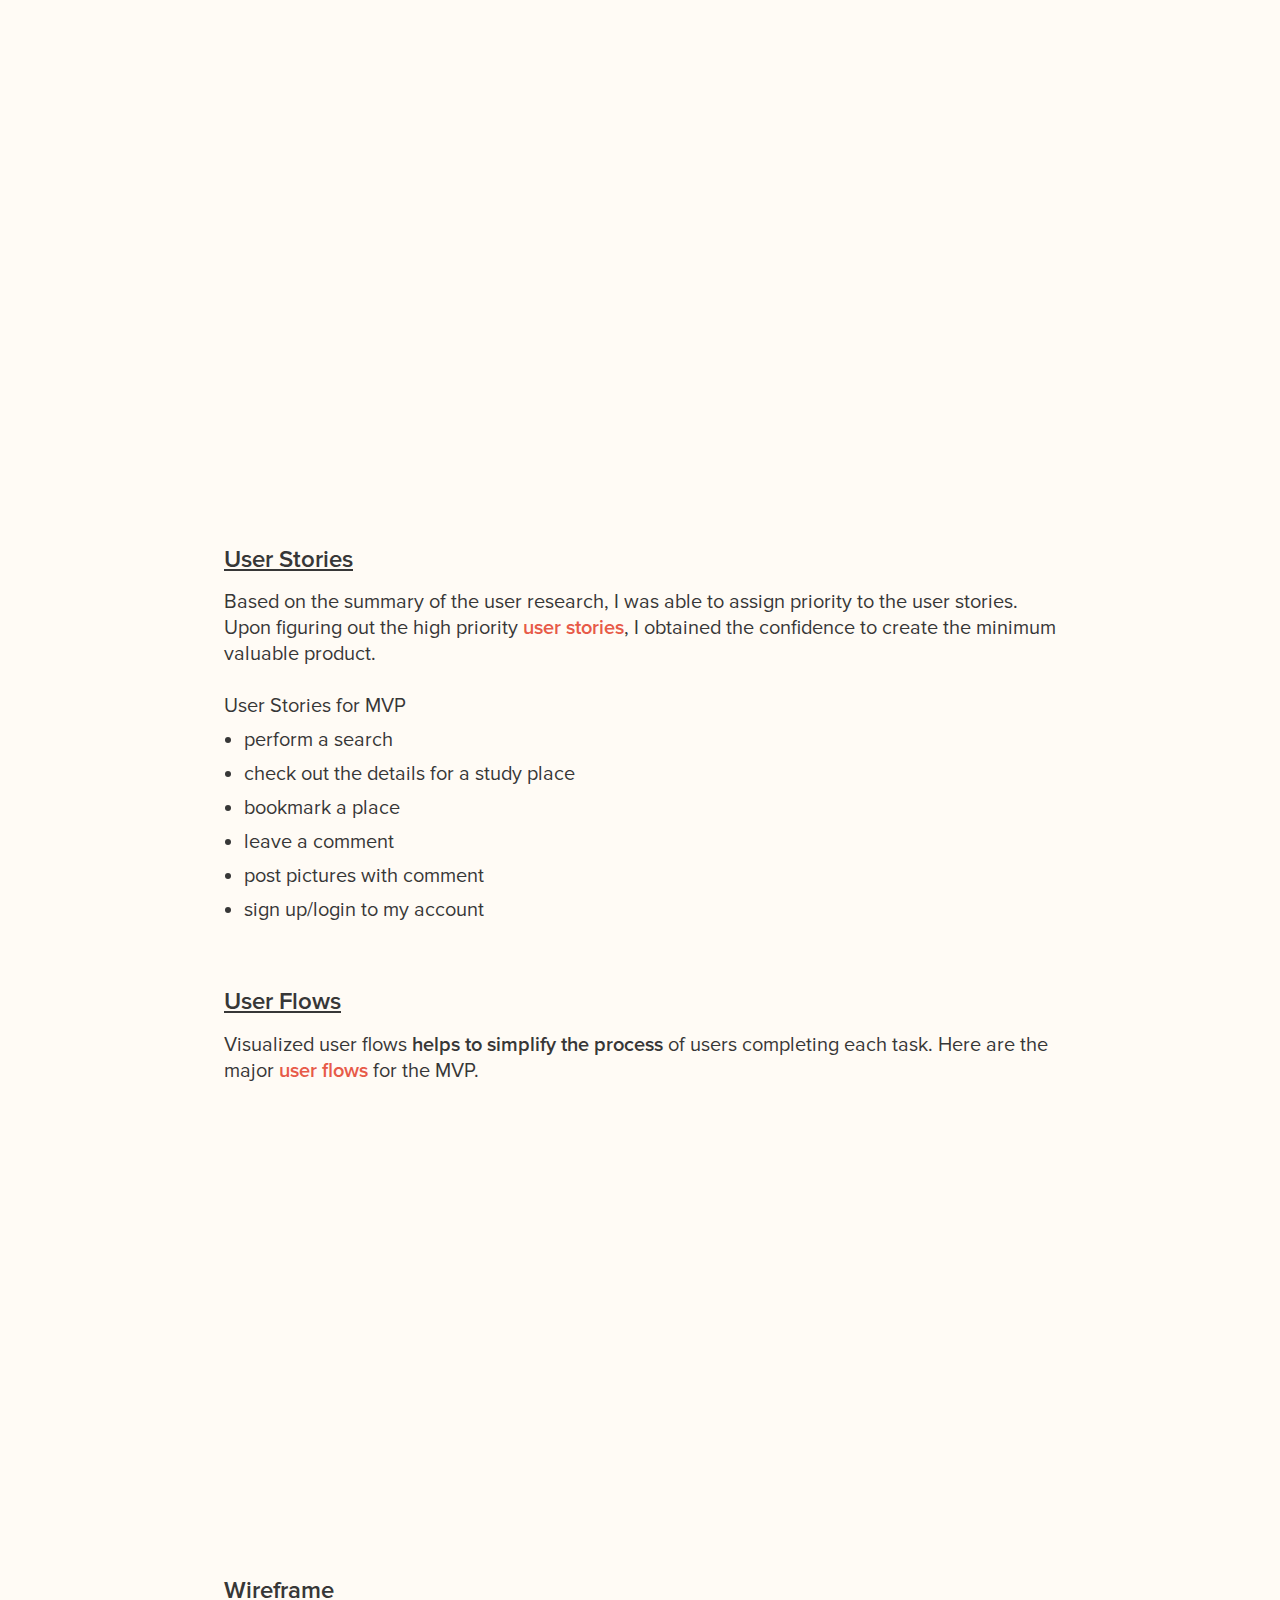
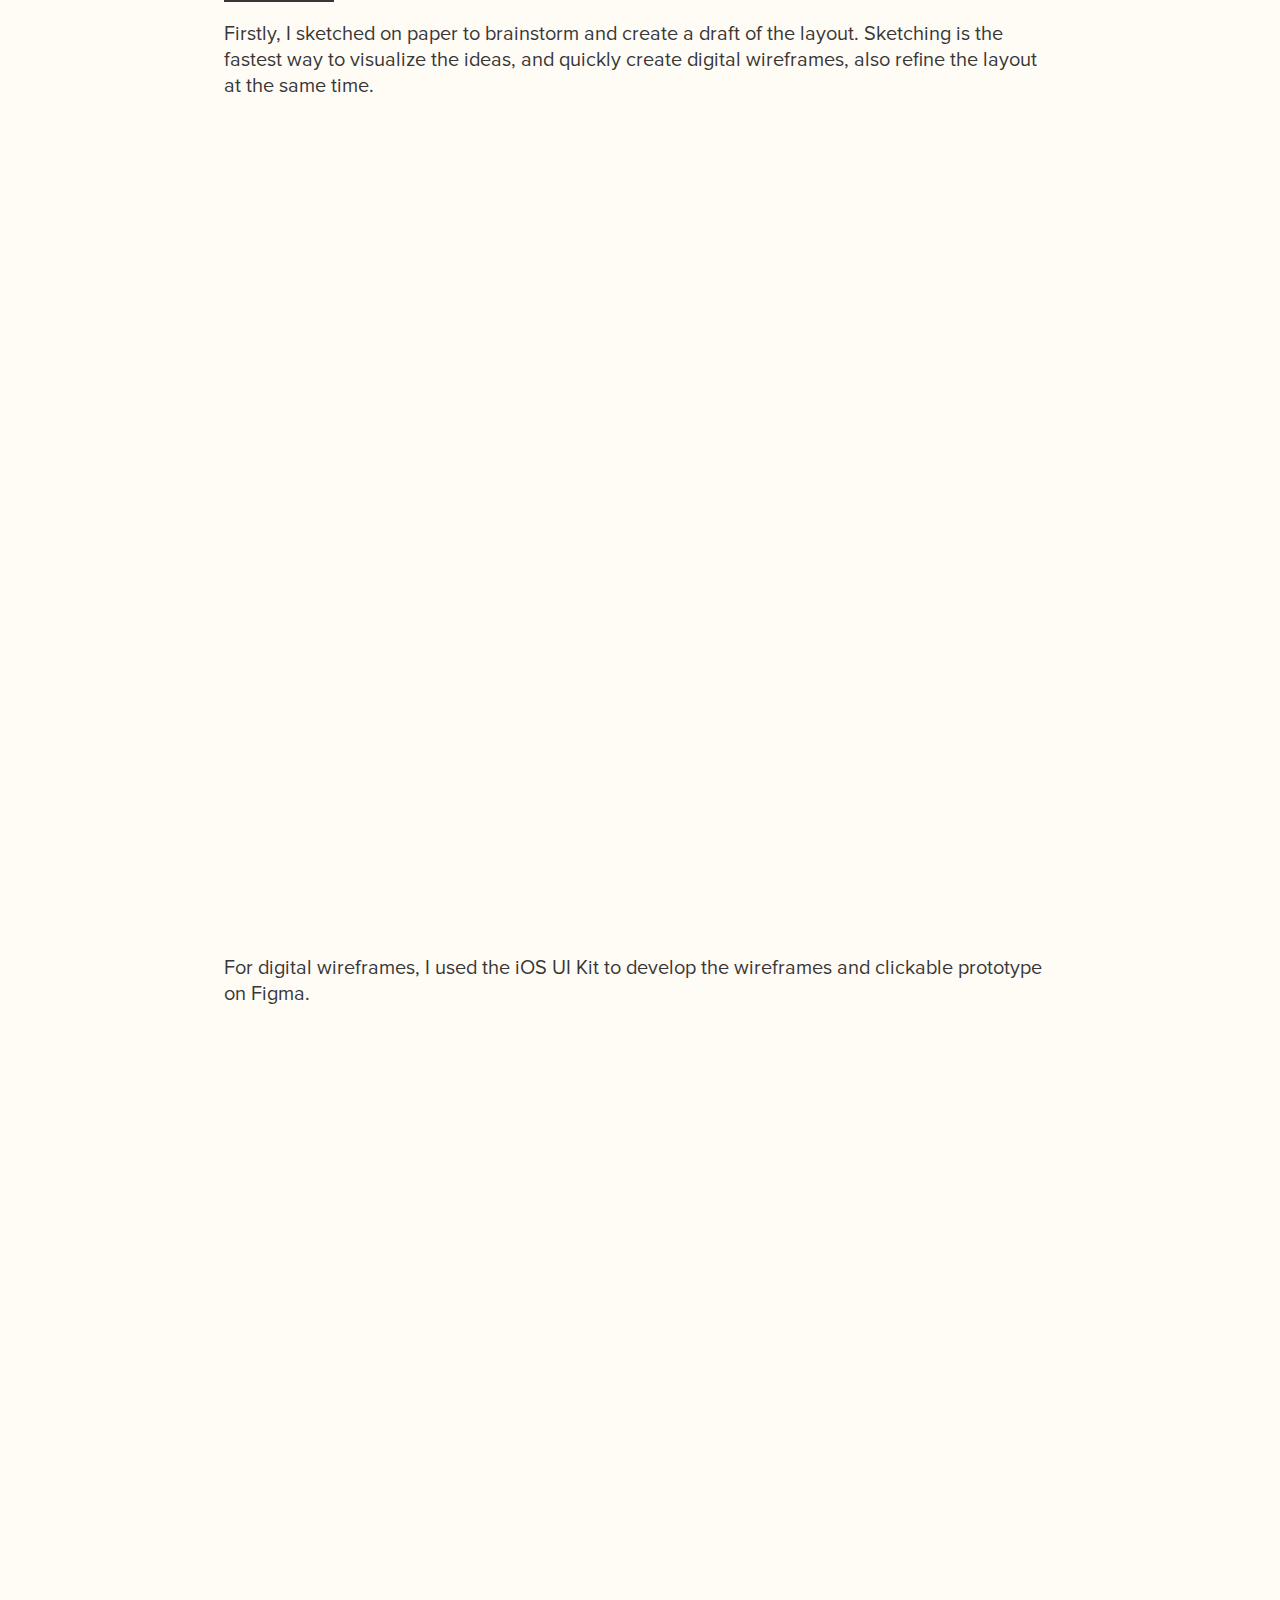
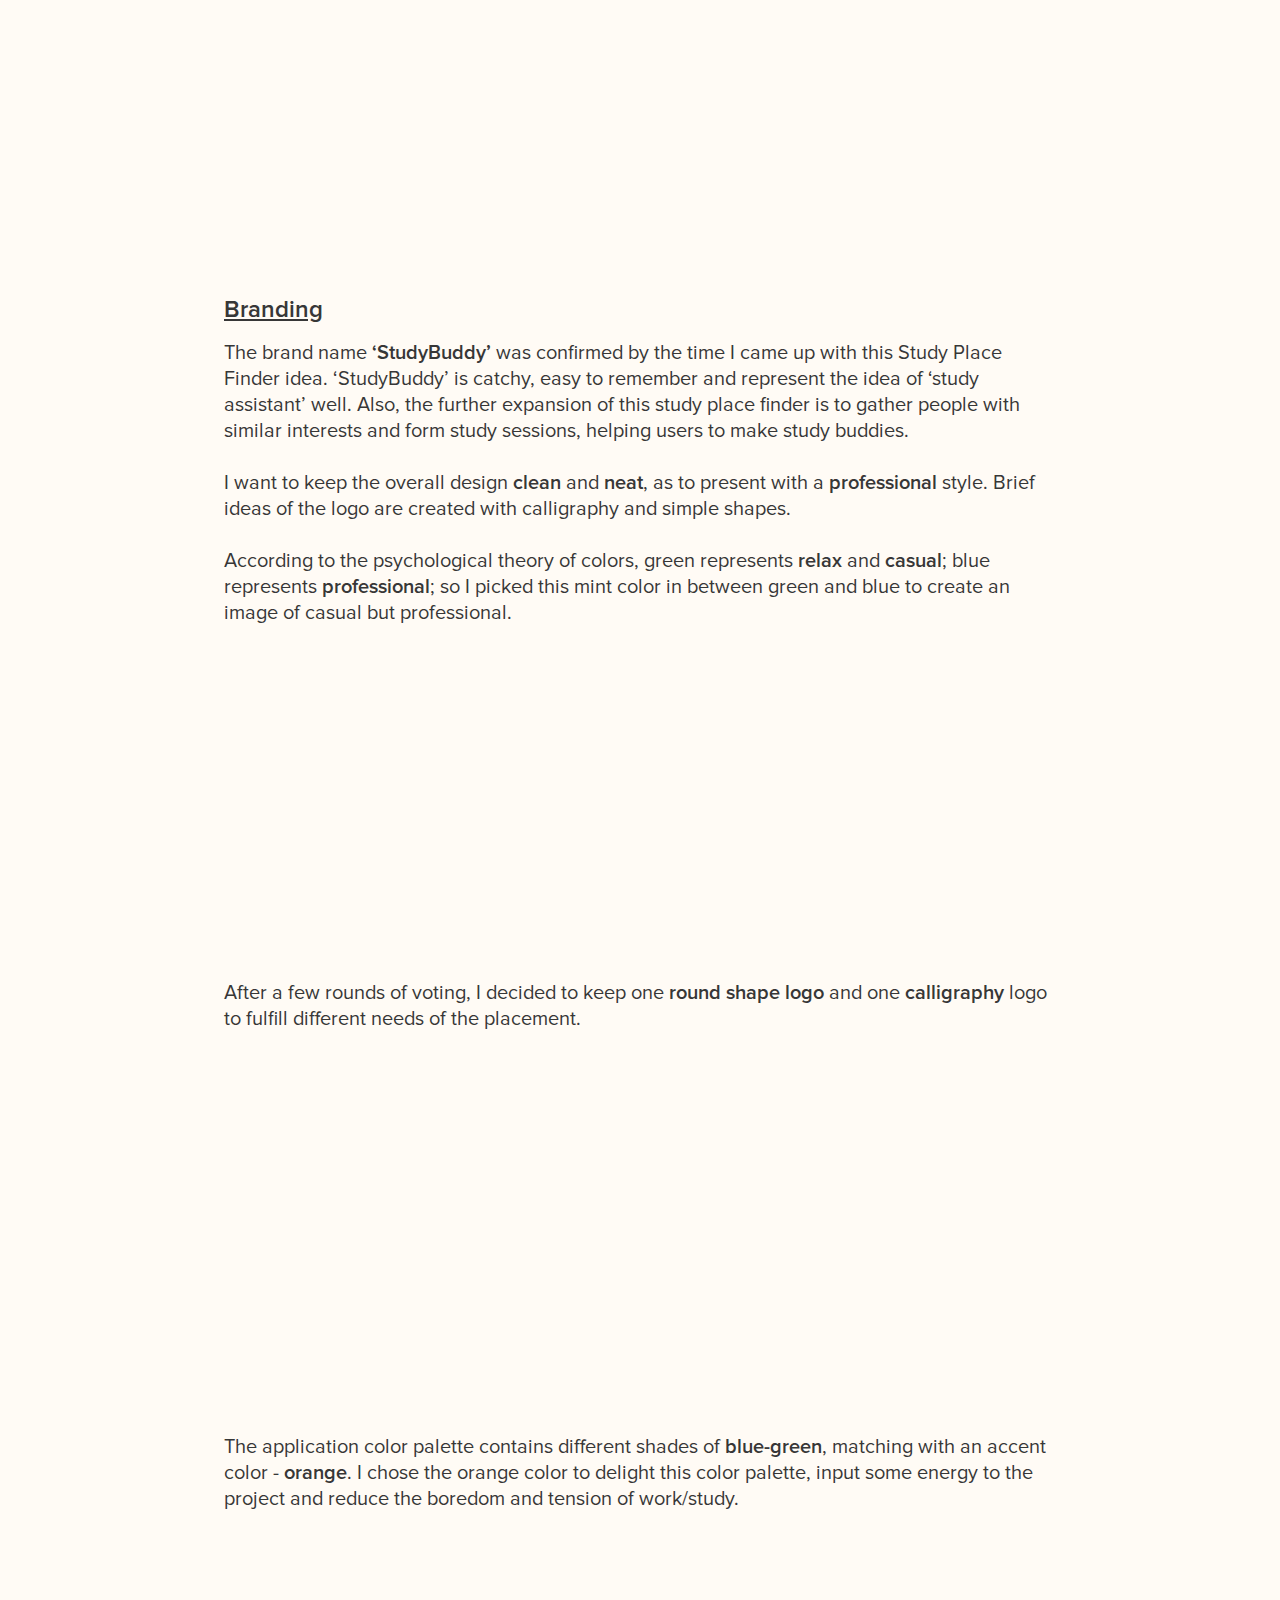
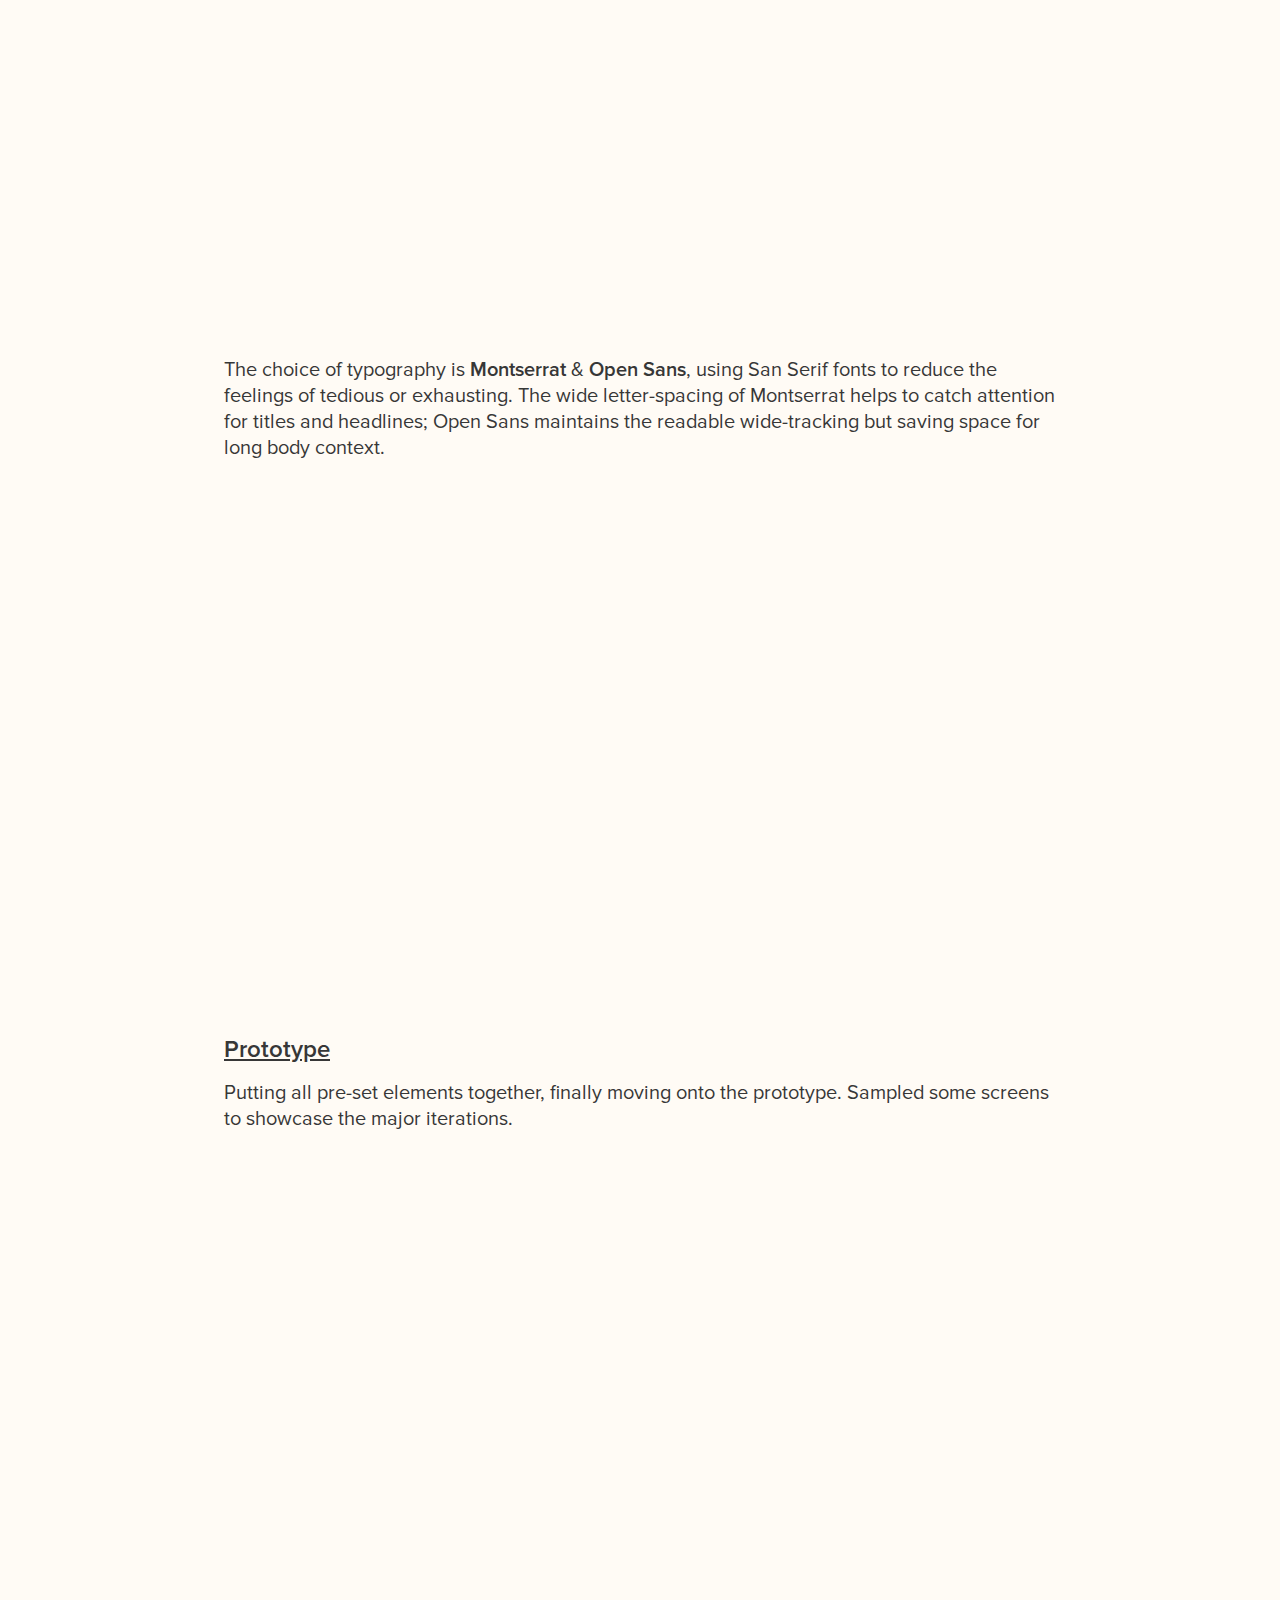
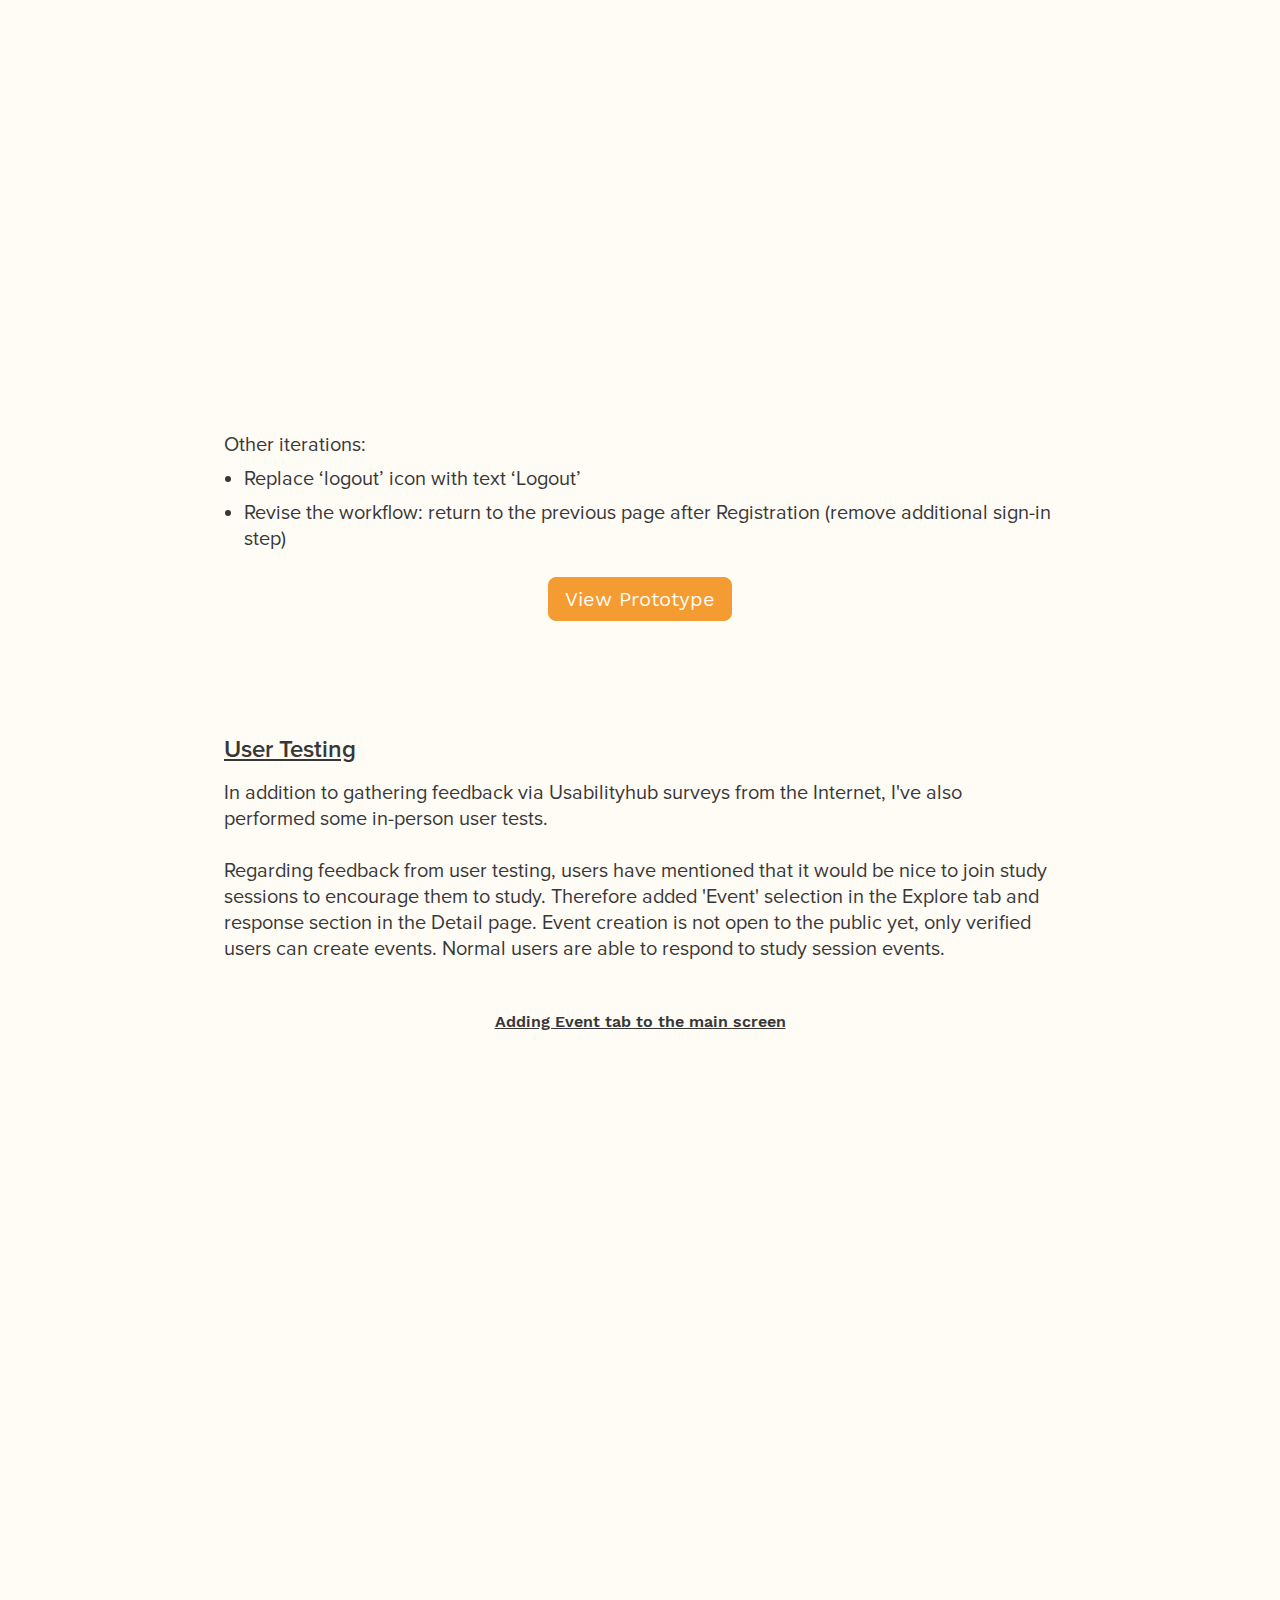
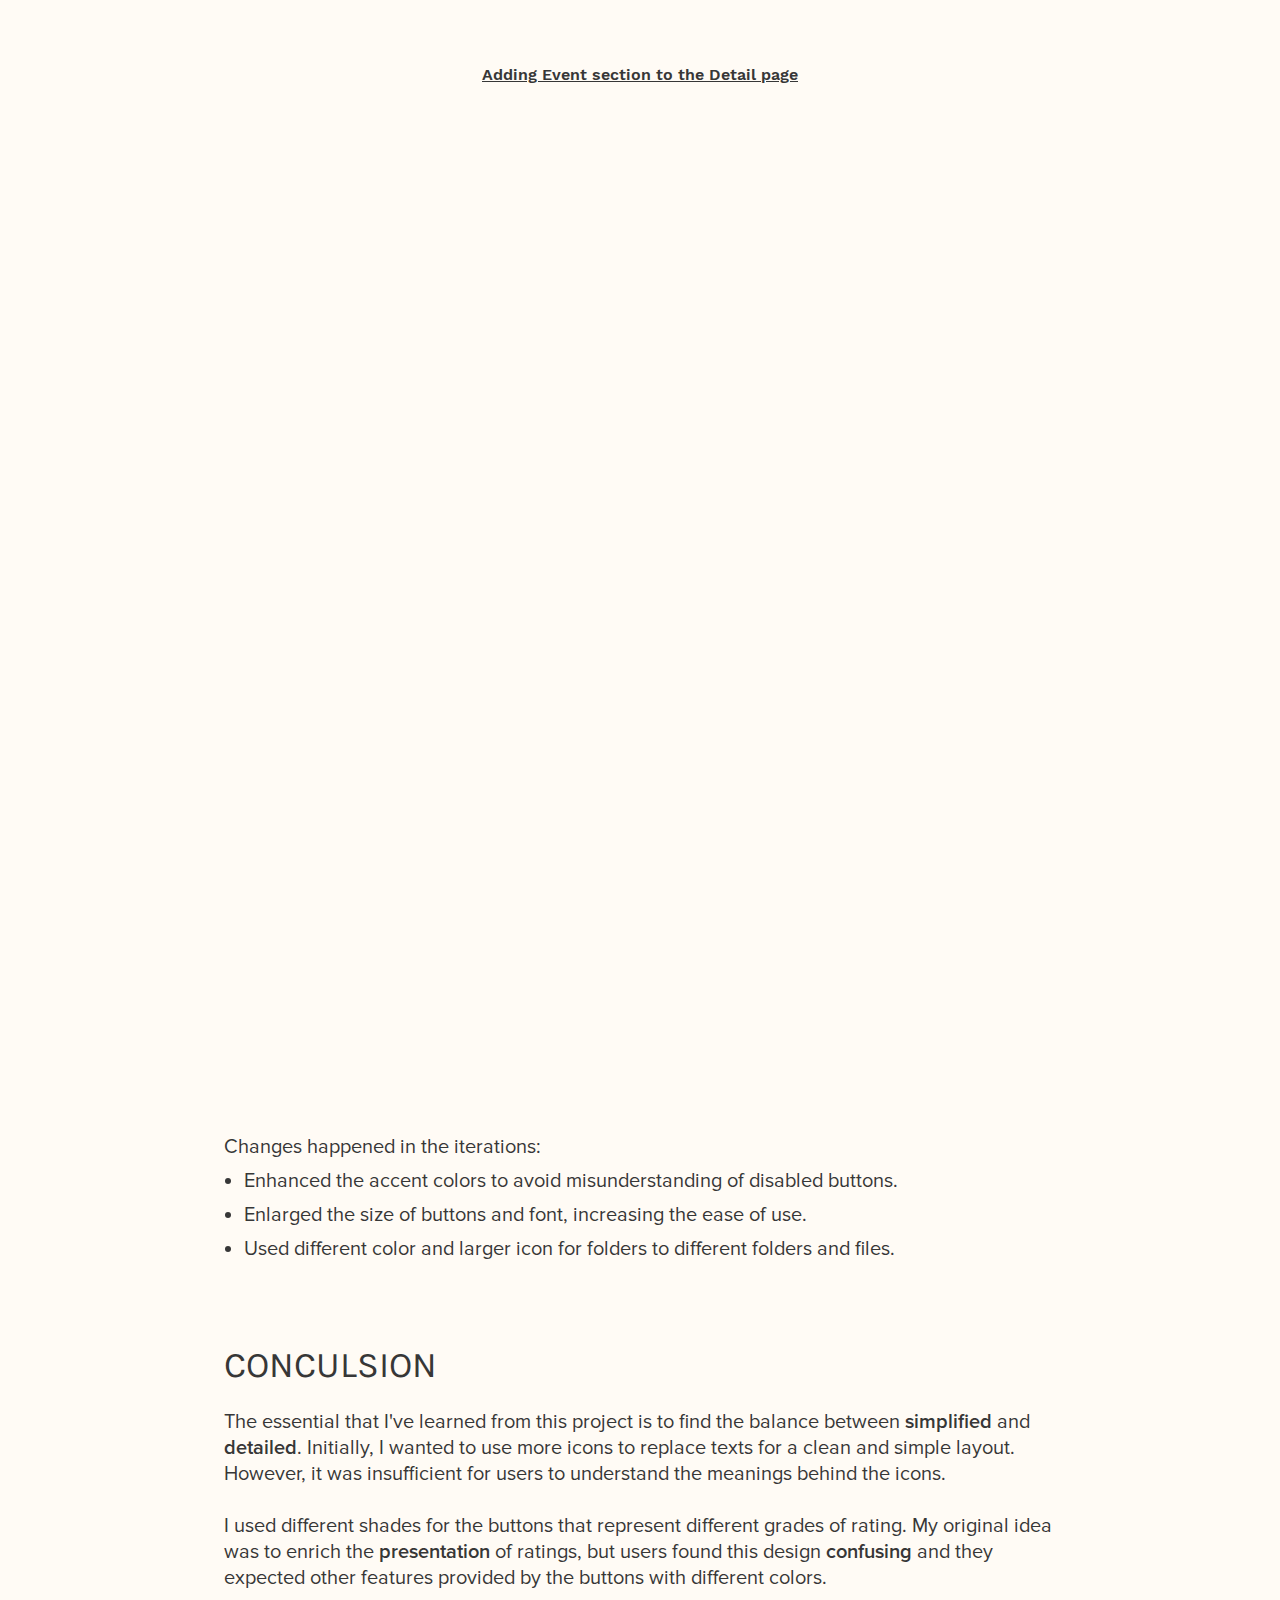
<file: projectStudBud.html>
<!DOCTYPE html>
<html>
  <head>
    <!-- Global site tag (gtag.js) - Google Analytics -->
    <script async src="https://www.googletagmanager.com/gtag/js?id=UA-135998158-1"></script>
    <script>
      window.dataLayer = window.dataLayer || [];
      function gtag(){dataLayer.push(arguments);}
      gtag('js', new Date());

      gtag('config', 'UA-135998158-1');
    </script>

    <!-- Required meta tags -->
    <meta charset="UTF-8">
    <meta name="viewport" content="width=device-width, initial-scale=1, shrink-to-fit=no">

    <title>StudyBuddy | Study Place finder iOS Application </title>
    <link rel="shortcut icon" href="images/icons/favicon.ico" type="image/x-icon">
    <link rel="stylesheet" type="text/css" href="styles/reset.css">
    <link rel="stylesheet" type="text/css" href="https://cdnjs.cloudflare.com/ajax/libs/animate.css/3.5.2/animate.css">
    <link href="https://unpkg.com/aos@2.3.1/dist/aos.css" rel="stylesheet">
    <link rel="stylesheet" type="text/css" href="styles/projectStudBud.css">
  </head>

  <body>
    <header>
      <a href="index.html"><svg class ="smallLogo" width="290" height="219" viewBox="0 0 290 219" fill="none" xmlns="http://www.w3.org/2000/svg">
      <path d="M19.8943 149.375C21.5044 144.672 18.9975 139.555 14.2949 137.944C9.59239 136.334 4.47495 138.841 2.86483 143.544L19.8943 149.375ZM272.365 96.5754C274.975 100.806 280.519 102.12 284.75 99.5104C288.98 96.9008 290.294 91.3559 287.685 87.1254L272.365 96.5754ZM129.952 9.80029L129.952 18.8003L129.952 9.80029ZM54.1897 146.459L46.2191 142.279L46.2191 142.279L54.1897 146.459ZM166.283 181.179C168.605 154.14 169.548 132.797 171.384 117.381C172.301 109.687 173.341 104.538 174.514 101.491C175.891 97.9131 175.864 100.85 172.613 100.85V82.8504C163.736 82.8504 159.552 90.2531 157.716 95.0246C155.675 100.327 154.445 107.41 153.511 115.251C151.646 130.906 150.564 153.842 148.349 179.639L166.283 181.179ZM172.613 100.85C169.777 100.85 168.563 98.9609 168.744 99.2294C168.944 99.5263 169.468 100.562 170.095 102.806C171.323 107.199 172.206 113.359 173.134 120.341C174.01 126.927 174.936 134.347 176.32 140.049C177 142.849 177.958 145.995 179.485 148.628C180.887 151.045 184.261 155.459 190.369 155.459V137.459C194.041 137.459 195.386 140.167 195.056 139.598C194.851 139.244 194.375 138.124 193.812 135.804C192.711 131.267 191.917 125.035 190.977 117.969C190.09 111.299 189.064 103.807 187.43 97.9606C186.627 95.0846 185.481 91.8539 183.667 89.1644C181.834 86.4465 178.261 82.8504 172.613 82.8504V100.85ZM190.369 155.459C195.329 155.459 198.714 152.605 200.601 150.275C202.451 147.991 203.691 145.265 204.57 142.902C206.351 138.114 207.598 132.123 208.59 127.007C209.665 121.464 210.441 116.988 211.306 113.882C211.783 112.171 211.994 112.029 211.673 112.5C211.51 112.739 210.55 114.132 208.465 114.955C205.822 115.999 203.254 115.428 201.6 114.449L210.77 98.9598C208.391 97.5508 205.141 96.9144 201.852 98.2141C199.121 99.2929 197.551 101.261 196.806 102.352C195.321 104.528 194.483 107.197 193.966 109.051C192.845 113.077 191.855 118.755 190.919 123.58C189.901 128.832 188.89 133.424 187.699 136.627C187.419 137.379 187.165 137.954 186.949 138.374C186.726 138.806 186.601 138.962 186.614 138.945C186.622 138.936 186.905 138.581 187.539 138.209C188.242 137.798 189.225 137.459 190.369 137.459V155.459ZM201.6 114.449C200.641 113.881 200.634 113.531 201.833 115.088C202.74 116.265 203.879 117.911 205.274 120.015C207.931 124.017 211.501 129.662 215.099 134.816C218.689 139.957 222.872 145.453 227.207 149.402C229.37 151.372 232.008 153.368 235.041 154.602C238.211 155.891 242.318 156.522 246.542 154.778L239.671 138.141C240.999 137.592 241.962 137.985 241.824 137.929C241.549 137.817 240.716 137.359 239.328 136.095C236.561 133.574 233.325 129.477 229.858 124.511C226.399 119.557 223.272 114.582 220.272 110.061C218.839 107.902 217.409 105.811 216.092 104.102C215.067 102.772 213.18 100.387 210.77 98.9598L201.6 114.449ZM246.542 154.778C250.492 153.146 252.965 150.119 254.491 147.356C255.996 144.63 256.916 141.574 257.544 138.739C258.788 133.128 259.315 126.266 259.816 120.187C260.347 113.742 260.863 107.902 261.922 103.098C263.062 97.9219 264.398 96.1616 264.895 95.7755L253.857 81.5571C248.038 86.0751 245.628 93.3932 244.343 99.2252C242.976 105.43 242.386 112.528 241.877 118.708C241.337 125.253 240.889 130.701 239.971 134.842C239.519 136.883 239.06 138.063 238.734 138.654C238.428 139.208 238.616 138.576 239.671 138.141L246.542 154.778ZM21.4899 169.624C20.3975 167.57 19.3455 164.144 18.9518 160.123C18.5603 156.123 18.8952 152.292 19.8943 149.375L2.86483 143.544C0.817668 149.523 0.468593 156.066 1.0375 161.877C1.60432 167.666 3.15732 173.487 5.59685 178.075L21.4899 169.624ZM264.895 95.7755C266.897 94.2213 268.087 94.0344 268.506 94.0077C268.946 93.9796 269.409 94.0762 270.015 94.4182C270.683 94.795 271.33 95.371 271.856 95.9609C272.101 96.2358 272.276 96.4649 272.371 96.596C272.394 96.6279 272.412 96.6529 272.423 96.67C272.435 96.687 272.441 96.696 272.441 96.6959C272.441 96.6957 272.435 96.6863 272.422 96.6667C272.416 96.6569 272.408 96.6444 272.399 96.6293C272.394 96.6217 272.389 96.6134 272.383 96.6044C272.38 96.6 272.377 96.5953 272.374 96.5905C272.373 96.5881 272.37 96.5843 272.37 96.5831C272.367 96.5793 272.365 96.5754 280.025 91.8504C287.685 87.1254 287.682 87.1215 287.68 87.1175C287.679 87.1161 287.677 87.112 287.675 87.1092C287.671 87.1036 287.668 87.0977 287.664 87.0917C287.656 87.0796 287.648 87.0666 287.64 87.0528C287.622 87.0253 287.603 86.9943 287.581 86.9602C287.537 86.892 287.484 86.8109 287.423 86.718C287.299 86.5325 287.138 86.2987 286.941 86.0266C286.548 85.4855 285.999 84.7762 285.295 83.9863C283.923 82.4466 281.777 80.3876 278.862 78.7424C275.885 77.0622 271.976 75.7498 267.36 76.0442C262.722 76.34 258.172 78.2071 253.857 81.5571L264.895 95.7755ZM129.952 18.8003C131.376 18.8003 131.525 19.0415 131.171 18.8448C130.633 18.5455 130.514 18.1566 130.663 18.4945C131.331 20.0095 131.898 23.7813 131.723 32.6507C131.408 48.6434 128.754 78.9238 128.754 124.088H146.754C146.754 78.2757 149.357 51.4125 149.72 33.0055C149.884 24.6749 149.646 16.9329 147.134 11.234C145.693 7.96491 143.39 5.04402 139.921 3.11449C136.637 1.28761 133.107 0.800297 129.952 0.800293L129.952 18.8003ZM128.754 124.088C128.754 147.054 129.701 165.586 131.225 179.667C132.709 193.384 134.829 203.848 137.67 209.967C138.412 211.566 139.421 213.359 140.837 214.906C142.219 216.415 144.742 218.485 148.443 218.769C152.352 219.069 155.29 217.221 157.009 215.568C158.645 213.993 159.731 212.117 160.473 210.558C163.291 204.631 165.149 194.376 166.283 181.179L148.349 179.639C147.213 192.861 145.492 200.146 144.217 202.828C143.935 203.421 143.966 203.138 144.527 202.598C145.17 201.979 147.014 200.606 149.821 200.822C152.42 201.022 153.835 202.447 154.113 202.75C154.425 203.091 154.335 203.118 153.996 202.388C152.514 199.195 150.595 191.358 149.12 177.73C147.685 164.466 146.754 146.609 146.754 124.088H128.754ZM5.59685 178.075C9.01869 184.511 17.9099 191.082 29.8654 186.932C40.2703 183.32 50.9292 172.056 62.1602 150.639L46.2191 142.279C35.3776 162.954 27.4793 168.706 23.9622 169.927C22.5678 170.411 22.0734 170.13 22.0299 170.11C21.9211 170.06 21.8025 169.98 21.6867 169.867C21.6297 169.812 21.5819 169.756 21.5448 169.706C21.5267 169.682 21.513 169.662 21.5033 169.647C21.4936 169.631 21.4894 169.624 21.4899 169.624L5.59685 178.075ZM62.1602 150.639C73.2153 129.557 88.094 94.3263 101.591 66.2443C108.509 51.8515 115.126 39.1643 121.02 30.165C123.985 25.638 126.53 22.4139 128.595 20.4205C130.977 18.1204 131.326 18.8003 129.952 18.8003L129.952 0.800293C123.999 0.800285 119.236 4.43537 116.092 7.47138C112.63 10.8141 109.234 15.3069 105.962 20.3033C99.3818 30.3507 92.3421 43.9361 85.3678 58.4467C71.081 88.1714 57.2366 121.27 46.2191 142.279L62.1602 150.639Z" fill="#F49C31"/>
      </svg></a>
      <div id="hamburgerMenu" class="hamburgerMenu">
        <div id="menuIcon" class="menu">
          <img class="icon" src="images/icons/icons8-menu.png"/>
        </div>
        <div id="extendedMenu" class="extendedMenu rotate90 hide">
          <a class="menuLink" href="index.html#mywork">work</a>
          <a class="menuLink" href="biography.html">about</a>
          <a class="menuLink" href="images/resume.pdf" target="_blank">resume</a>
        </div>
      </div>
    </header>

    <div class="heroSection">
      <div class="projectName">StudyBuddy</div>
      <div class="heroDescription">
        Finding a place to focus and boost up your productivity.
        <br>
        Also, gather the people with the same interest and encounter.
      </div>
      <div class="heroImageContainer" data-aos="fade-up" data-aos-duration="1500">
        <img class="projectImage" src="images/project2/hero.png"/>
      </div>
      <div class="projectButton">
        <a href="https://invis.io/TUTENHGN8CX" target="_blank" class="button">View Prototype</a>
      </div>
    </div>

    <div class="navbarContainer">
      <div id="navbar" class="navbar">
        <div class="navbarText">
          <a class="navbarButton" href="#summary">SUMMARY</a>
          <a class="navbarButton" href="#research">RESEARCH</a>
          <a class="navbarButton" href="#branding">BRANDING</a>
          <a class="navbarButton" href="#execution">EXECUTION</a>
          <a class="navbarButton" href="#conclusion">CONCLUSION</a>
        </div>
      </div>
    </div>

    <div id="mainContent" class="mainContent">
      <div class="row">
        <div id="summary" class="title">SUMMARY</div>
        <div class="context">
          Procrastinators need to find a place to focus and work before the
          procrastination kicking in. Always go to Yelp but it is mainly for
          restaurants. I created this solution for locating workplaces and
          gathering people with the same interests, to help to find a place to
          focus and get the work done.
        </div>
      </div>

      <div class="row">
        <div class="title">PROBLEM</div>
        <div class="context">
          Google and Yelp are the go-to search method for places and services.
          However, there is no sufficient reviews besides restaurants and
          specific components for different needs. In Silicon Valley, people
          working or studying with their laptops in coffee shops and libraries
          are very common; but there is no tool for people to locate the best
          place to focus.
        </div>
      </div>

      <div class="row">
        <div class="title">SOLUTION</div>
        <div class="context">
          This is a tool for people easier to locate a place to focus and boost
          up the productivity. The rating focuses on components that affect the
          work efficiency, allows people the access the major factors at one glance.
        </div>
      </div>

      <div class="row">
        <div class="title">PROCESS</div>
        <div id="research" class="subtitle">User Research</div>
        <div class="context">
          Before diving into the design, I’ve done a user survey to study the
          fundamental needs of users.
        </div>
      </div>

      <div class="row">
        <div class="researchContainer" data-aos="fade-up" data-aos-duration="1300">
          <div class="userResearch">
            <div class="researchTitle">Demand for study places</div>
            <div class="researchBG">
              <div class="researchNumber">66<span>%</span></div>
              <div class="researchContent">
                work outside of school/office <br>3 days a week
              </div>
            </div>
            <div class="researchBG">
              <div class="researchNumber">88.9<span>%</span></div>
              <div class="researchContent">
                work at coffee shops or libraries
              </div>
            </div>
          </div>
          <div class="userResearch">
            <div class="researchTitle">Searching Tools</div>
            <div class="researchBG">
              <div class="researchNumber">44.4<span>%</span></div>
              <div class="researchContent">
                Yelp
              </div>
            </div>
            <div class="researchBG">
              <div class="researchNumber">33.3<span>%</span></div>
              <div class="researchContent">
                Google
              </div>
            </div>
          </div>
        </div>
      </div>

      <div class="row">
        <div class="researchContainer" data-aos="fade-up" data-aos-duration="1300">
          <div class="userResearch">
            <div class="researchTitle">Any frustrations?</div>
            <div class="researchBG">
              <div class="researchNumber">61.1<span>%</span></div>
              <div class="researchContent">
                Unknown internet speed
              </div>
            </div>
            <div class="researchBG">
              <div class="researchNumber">55.6<span>%</span></div>
              <div class="researchContent">
                Not sure if the place is <br>suitable for study
              </div>
            </div>
            <div class="researchBG">
              <div class="researchNumber">50<span>%</span></div>
              <div class="researchContent">
                Unknown noise level
              </div>
            </div>
            <div class="researchBG">
              <div class="researchNumber">33.3<span>%</span></div>
              <div class="researchContent">
                No specific searching tools <br>for study places
              </div>
            </div>
          </div>
          <div class="userResearch">
            <div class="researchTitle">What is helpful?</div>
            <div class="researchBG">
              <div class="researchNumber">83.3<span>%</span></div>
              <div class="researchContent">
                Charging outlets
              </div>
            </div>
            <div class="researchBG">
              <div class="researchNumber">72.2<span>%</span></div>
              <div class="researchContent">
                Free Wifi
              </div>
            </div>
            <div class="researchBG">
              <div class="researchNumber">55.6<span>%</span></div>
              <div class="researchContent">
                Opening hours
              </div>
            </div>
            <div class="researchBG">
              <div class="researchNumber">55.6<span>%</span></div>
              <div class="researchContent">
                Noise level
              </div>
            </div>
          </div>
        </div>
      </div>


      <div class="row">
        <div class="subtitle">Competitive Analysis</div>
        <div class="context">
          Besides the top 2 searching tools <b>Yelp</b> and <b>Google</b>, I also put
          <b>Facebook Local</b> into the <a class="contentLink" href="https://drive.google.com/file/d/18_6iYmhJpXDD4X1Azc9nfLUle2TPySqi/view?usp=sharing" target="_blank">competitive analysis</a>.
          Since Facebook is one of the most popular social media and
          Facebook Local is integrated with the Facebook app.
        </div>
      </div>

      <div class="row">
        <div class="competitorContainer">
          <div class="competitorIcon" data-aos="fade-up" data-aos-duration="1300">
            <img class="appIcon" src="images/project2/yelp.png">
            <img src="images/project2/local.png">
            <img class="appIcon" src="images/project2/google.png">
          </div>
          <div class="competitiveAnalysis">
            <div>
              <b>Yelp</b> is the got-to recommendations searching tool for local
              business. However, it is mainly for food and restaurants. <b>Google</b>
              has the global massive database but it is lack of customization.
              Although <b>Facebook Local</b> has personalized suggestion and is integrated
              within the most popular social networking platform, it has least active reviews.
            </div>
          </div>
        </div>
      </div>

      <div class="row">
        <div class="subtitle">Personas</div>
        <div class="context">
          Based on the results of the conducted user survey and also the
          competitive analysis, I created two user personas to elaborate on the
          needs of our target users.
        </div>
      </div>

      <div class="row">
        <div class="personaContainer">
          <div class="persona" data-aos="fade-up" data-aos-duration="1300">
            <div class="personaImage">
              <img src="images/project2/persona1.png"/>
            </div>
            <div class="personaName">Adeline K.</div>
            <div class="personaDescription1">22, Design Student</div>
            <div class="personaDescription">New York</div>
            <div class="personaMotivation">
              "The best place to get inspirations and ideas is outside of the house."
            </div>
            <div class="personaTitle">ABOUT</div>
            <div class="personaContent">
              Adeline is a college student majoring in graphic design. She has a
              heavy workload on design projects with a very tight schedule. Adeline
              has a problem of working at home, productivity usually drops to
              zero while she is at home. Also, the workspace at school is limited.
              She often needs to find a coffee shop or library to work on her projects.
              <br><br>
              Due to limited resources specific on study place/workspace, Adaline
              only can search for keywords 'coffee shop' or 'library'. Some times
              she doesn't like going to libraries because they are always full.
              However, she doesn't get enough information to know if the coffee
              shop is suitable for study since some of the coffee shops are
              always crowded and loud.
            </div>
            <div class="personaTitle">GOALS</div>
            <div class="personaContent">
              <ul>
                <li>Get a seat before the busy hour</li>
                <li>Obtain a go-to searching tool like 'Yelp' but specific for study place/workspace</li>
                <li>Able to search for locations by opening hour</li>
              </ul>
            </div>
            <div class="personaTitle">FRUSTRATIONS</div>
            <div class="personaContent">
              <ul>
                <li>Running out of ideas for a place to work/study</li>
                <li>Need accountability to show up at a workspace</li>
                <li>Noise level sometimes can be overwhelming</li>
              </ul>
            </div>
          </div>

          <div class="persona" data-aos="fade-up" data-aos-duration="1300">
            <div class="personaImage">
              <img src="images/project2/persona2.png"/>
            </div>
            <div class="personaName">Jimmy T.</div>
            <div class="personaDescription1">29, Software Engineer</div>
            <div class="personaDescription">San Jose</div>
            <div class="personaMotivation">
              "I code all day every day, and the environment matters to my productivity."
            </div>
            <div class="personaTitle">ABOUT</div>
            <div class="personaContent">
              Jimmy is a Software Engineer based in the Bay Area. Due to the Bay
              Area traffic and the flexibility of his job, he doesn't go to the
              office every day. Even though not going to the office, Jimmy still
              works hard on coding. Instead of blocking himself at home, he likes
              to step out soaking up the sun and take a sip of good coffee while he works.
              <br><br>
              Jimmy's work requires the internet a lot. If the network of a cafe
              is not stable or the speed is too slow, he would be disappointed
              since he couldn't stay any longer to enjoy the pleasant environment
              and coffee. Remark: Jimmy is a workaholic; he never lets himself
              to slack off from the work schedule even though he doesn't go into the office.
            </div>
            <div class="personaTitle">GOALS</div>
            <div class="personaContent">
              <ul>
                <li>Remain productivity while enjoying coffee</li>
                <li>Able to work at one place from it open to close</li>
                <li>Not to suffer from internet issue any more</li>
              </ul>
            </div>
            <div class="personaTitle">FRUSTRATIONS</div>
            <div class="personaContent">
              <ul>
                <li>Unable to get a seat when it happens to go in during the busy hour</li>
                <li>Has to leave without the work done due to the internet issues</li>
                <li>Unable to get suggestions on 'good workplace'</li>
              </ul>
            </div>
          </div>
        </div>
      </div>

      <div class="row">
        <div class="subtitle">User Stories</div>
        <div class="context">
          Based on the summary of the user research, I was able to assign
          priority to the user stories. Upon figuring out the high priority
          <a class="contentLink" href="https://docs.google.com/spreadsheets/d/1HQCyA1pYzTDbHcFkOEFnsBHP9pgWG_VOtabVoct_wWw/edit?usp=sharing" target="_blank">user stories</a>,
          I obtained the confidence to create the minimum valuable product.
          <br><br>
          User Stories for MVP
          <ul>
            <li>perform a search</li>
            <li>check out the details for a study place</li>
            <li>bookmark a place</li>
            <li>leave a comment</li>
            <li>post pictures with comment</li>
            <li>sign up/login to my account</li>
          </ul>
        </div>
      </div>

      <div class="row">
        <div class="subtitle">User Flows</div>
        <div class="context">
          Visualized user flows <b>helps to simplify the process</b> of users
          completing each task. Here are the major
          <a class="contentLink" href="https://whimsical.com/XddDs2VoM1mrSehFVRFwSZ#2Ux7TurymMr13TReUrLx" target="_blank">user flows</a>
           for the MVP.
        </div>
      </div>

      <div class="row">
        <div class="userflowContainer">
          <img class="userFlow" data-aos="fade-up" data-aos-duration="1300" src="images/project2/userflow.png">
        </div>
      </div>

      <div class="row">
        <div class="subtitle">Wireframe</div>
          <div class="context">
            Firstly, I sketched on paper to brainstorm and create a draft of the
            layout. Sketching is the fastest way to visualize the ideas, and
            quickly create digital wireframes, also refine the layout at the same time.
          </div>
          <img class="wireframeSketches" data-aos="fade-up" data-aos-duration="1300" src="images/project2/sketches.jpg">
      </div>

      <div class="row">
        <div class="context">
          For digital wireframes, I used the iOS UI Kit to develop the wireframes
          and clickable prototype on Figma.
        </div>
        <img class="wireframeSketches" data-aos="fade-up" data-aos-duration="1300" src="images/project2/wireframe.png">
      </div>

      <div class="row">
        <div id="branding" class="subtitle">Branding</div>
        <div class="context">
          The brand name <b>‘StudyBuddy’</b> was confirmed by the time I came up with
          this Study Place Finder idea. ‘StudyBuddy’ is catchy, easy to remember
          and represent the idea of ‘study assistant’ well. Also, the further
          expansion of this study place finder is to gather people with similar
          interests and form study sessions, helping users to make study buddies.
          <br><br>
          I want to keep the overall design <b>clean</b> and <b>neat</b>, as to
          present with a <b>professional</b> style. Brief ideas of the logo are
          created with calligraphy and simple shapes.
          <br><br>
          According to the psychological theory of colors, green represents
          <b>relax</b> and <b>casual</b>; blue represents <b>professional</b>;
          so I picked this mint color in between green and blue to create an
          image of casual but professional.
        </div>
        <img class="logodraft" data-aos="fade-up" data-aos-duration="1300" src="images/project2/logodraft.png">

        <div class="context">
          After a few rounds of voting, I decided to keep one <b>round shape logo</b>
          and one <b>calligraphy</b> logo to fulfill different needs of the placement.
        </div>
        <div class="row">
          <img class="finallogo" data-aos="fade-up" data-aos-duration="1300" src="images/project2/finallogo.png">
        </div>

        <div class="context">
          The application color palette contains different shades of <b>blue-green</b>,
          matching with an accent color - <b>orange</b>. I chose the orange color to
          delight this color palette, input some energy to the project and reduce
          the boredom and tension of work/study.
        </div>
        <div class="row">
          <img class="finallogo" data-aos="fade-up" data-aos-duration="1300" src="images/project2/color.png">
        </div>

        <div class="context">
          The choice of typography is <b>Montserrat</b> & <b>Open Sans</b>, using San Serif
          fonts to reduce the feelings of tedious or exhausting. The wide letter-spacing
          of Montserrat helps to catch attention for titles and headlines;
          Open Sans maintains the readable wide-tracking but saving space for long body context.
        </div>
        <div class="row">
          <img class="finallogo" data-aos="fade-up" data-aos-duration="1300" src="images/project2/type.png">
        </div>
      </div>

      <div class="row">
        <div id="execution" class="subtitle">Prototype</div>
        <div class="context">
          Putting all pre-set elements together, finally moving onto the prototype.
          Sampled some screens to showcase the major iterations.
        </div>
          <div class="userTestingContainer">
            <img class="userTestingImage" data-aos="fade-up" data-aos-duration="1300" src="images/project2/mockup1.png">
          </div>
          <div class="userTestingContainer">
            <img class="userTestingImage" data-aos="fade-up" data-aos-duration="1300" src="images/project2/mockup2.png">
          </div>
          <div class="userTestingContainer">
            <img class="userTestingImage" data-aos="fade-up" data-aos-duration="1300" src="images/project2/usertest1.png">
          </div>
          <div class="userTestingContainer">
            <img class="userTestingImage" data-aos="fade-up" data-aos-duration="1300" src="images/project2/usertest2.png">
          </div>
          <div class="context">
            Other iterations:
            <ul>
              <li>Replace ‘logout’ icon with text ‘Logout’</li>
              <li>Revise the workflow: return to the previous page after Registration (remove additional sign-in step)</li>
            </ul>
          </div>

        <div class="container">
          <div class="projectButton">
            <a href="https://invis.io/N5QOAHO8PAG" target="_blank" class="button">View Prototype</a>
          </div>
        </div>
      </div>

      <div class="row">
        <div class="subtitle">User Testing</div>
        <div class="context">
          In addition to gathering feedback via Usabilityhub surveys from the
          Internet, I've also performed some in-person user tests.
          <br><br>
          Regarding feedback from user testing, users have mentioned that it
          would be nice to join study sessions to encourage them to study.
          Therefore added 'Event' selection in the Explore tab and response
          section in the Detail page. Event creation is not open to the public
          yet, only verified users can create events. Normal users are able to
          respond to study session events.
        </div>
        <div class="userTesting">
          <div class="userTestingContainer">
            <div class="label">Adding Event tab to the main screen</div>
            <img class="userTestingImage" data-aos="fade-up" data-aos-duration="1300" src="images/project2/event1.png">
          </div>
          <div class="userTestingContainer">
            <div class="label">Adding Event section to the Detail page</div>
            <img class="userTestingImage" data-aos="fade-up" data-aos-duration="1300" src="images/project2/event2.png">
          </div>
        </div>
        <div class="context">
          Changes happened in the iterations:
          <ul>
            <li>Enhanced the accent colors to avoid misunderstanding of disabled buttons.</li>
            <li>Enlarged the size of buttons and font, increasing the ease of use.</li>
            <li>Used different color and larger icon for folders to different folders and files.</li>
          </ul>
        </div>
      </div>

      <div class="row">
        <div id="conclusion" class="title">CONCULSION</div>
        <div class="context">
          The essential that I've learned from this project is to find the balance
          between <b>simplified</b> and <b>detailed</b>. Initially, I wanted to
          use more icons to replace texts for a clean and simple layout. However,
          it was insufficient for users to understand the meanings behind the icons.
          <br><br>
          I used different shades for the buttons that represent different grades
          of rating. My original idea was to enrich the <b>presentation</b> of ratings,
          but users found this design <b>confusing</b> and they expected other features
          provided by the buttons with different colors.
        </div>
      </div>

    <div class="moreProjectsContainer">
       <div class="moreProjects">More Projects</div>
       <div class="project" data-aos="fade-up" data-aos-duration="1300">
         <div class="projectImageContainer">
           <img class="projectImage" src="images/project1/hero.png"/>
         </div>
         <div class="projectInfo">
           <div class="projectName">VIVID</div>
           <div class="projectSubtitle">Saas Cloud Storage | Web & iOS Design</div>
           <div class="projectDescription">
             A platform for fashionistas to get inspirations and to inspire others
             seamlessly at one place.
           </div>
           <div class="projectButton">
             <a href="projectVIVID.html" class="button">View Case Study</a>
           </div>
         </div>
       </div>
     </div>

  </div>

  <div onclick="topFunction()" id="myBtn" title="Go to top">
    <img class="icon" src="images/icons/icons8-chevron_up.png"/>
    <div class="topButton">TOP</div>
  </div>

  <footer>
    <div class="animated pulse footer">Let's Connect!</div>
    <div class="spacer"></div>
    <div class="footerIcons">
      <a class="footerLink" href="https://www.linkedin.com/in/avrilwong/" target="_blank">
        <img class="icon" src="images/icons/icons8-linkedin.png">
      </a>
      <a class="footerLink" href="mailto:wongavril@gmail.com">
        <img class="icon" src="images/icons/icons8-email.png">
      </a>
      <a class="footerLink" href="https://github.com/wongavril/" target="_blank">
        <img class="icon" src="images/icons/icons8-github.png">
      </a>
      <a class="footerLink" href="https://www.instagram.com/avrilw_/" target="_blank">
        <img class="icon" src="images/icons/icons8-instagram.png">
      </a>
    </div>
  </footer>


  <!-- Custom Script -->
  <script src="scriptsProject.js"></script>
  <script src="https://cdnjs.cloudflare.com/ajax/libs/jquery/3.1.1/jquery.min.js"></script>
  <script src="https://unpkg.com/aos@2.3.1/dist/aos.js"></script>

  <script>
    AOS.init();
  </script>

  </body>
</html>
</file>
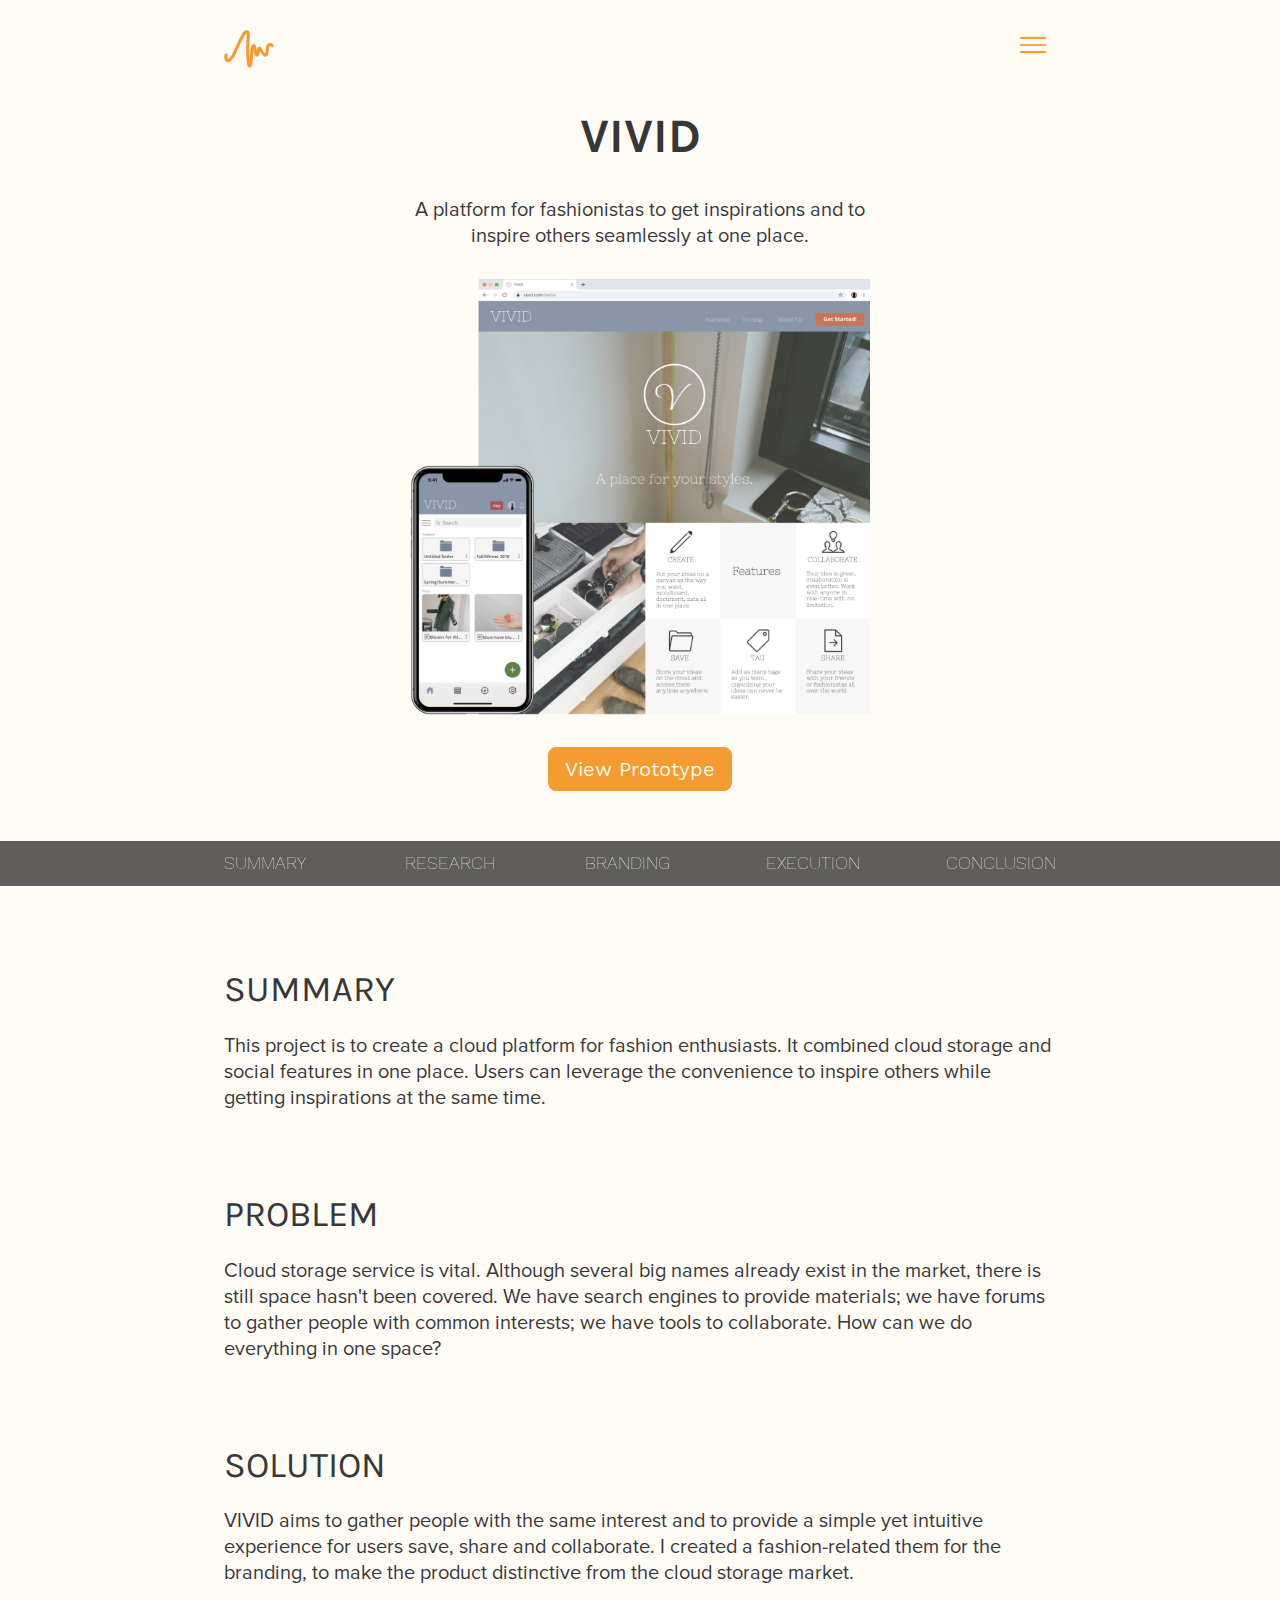
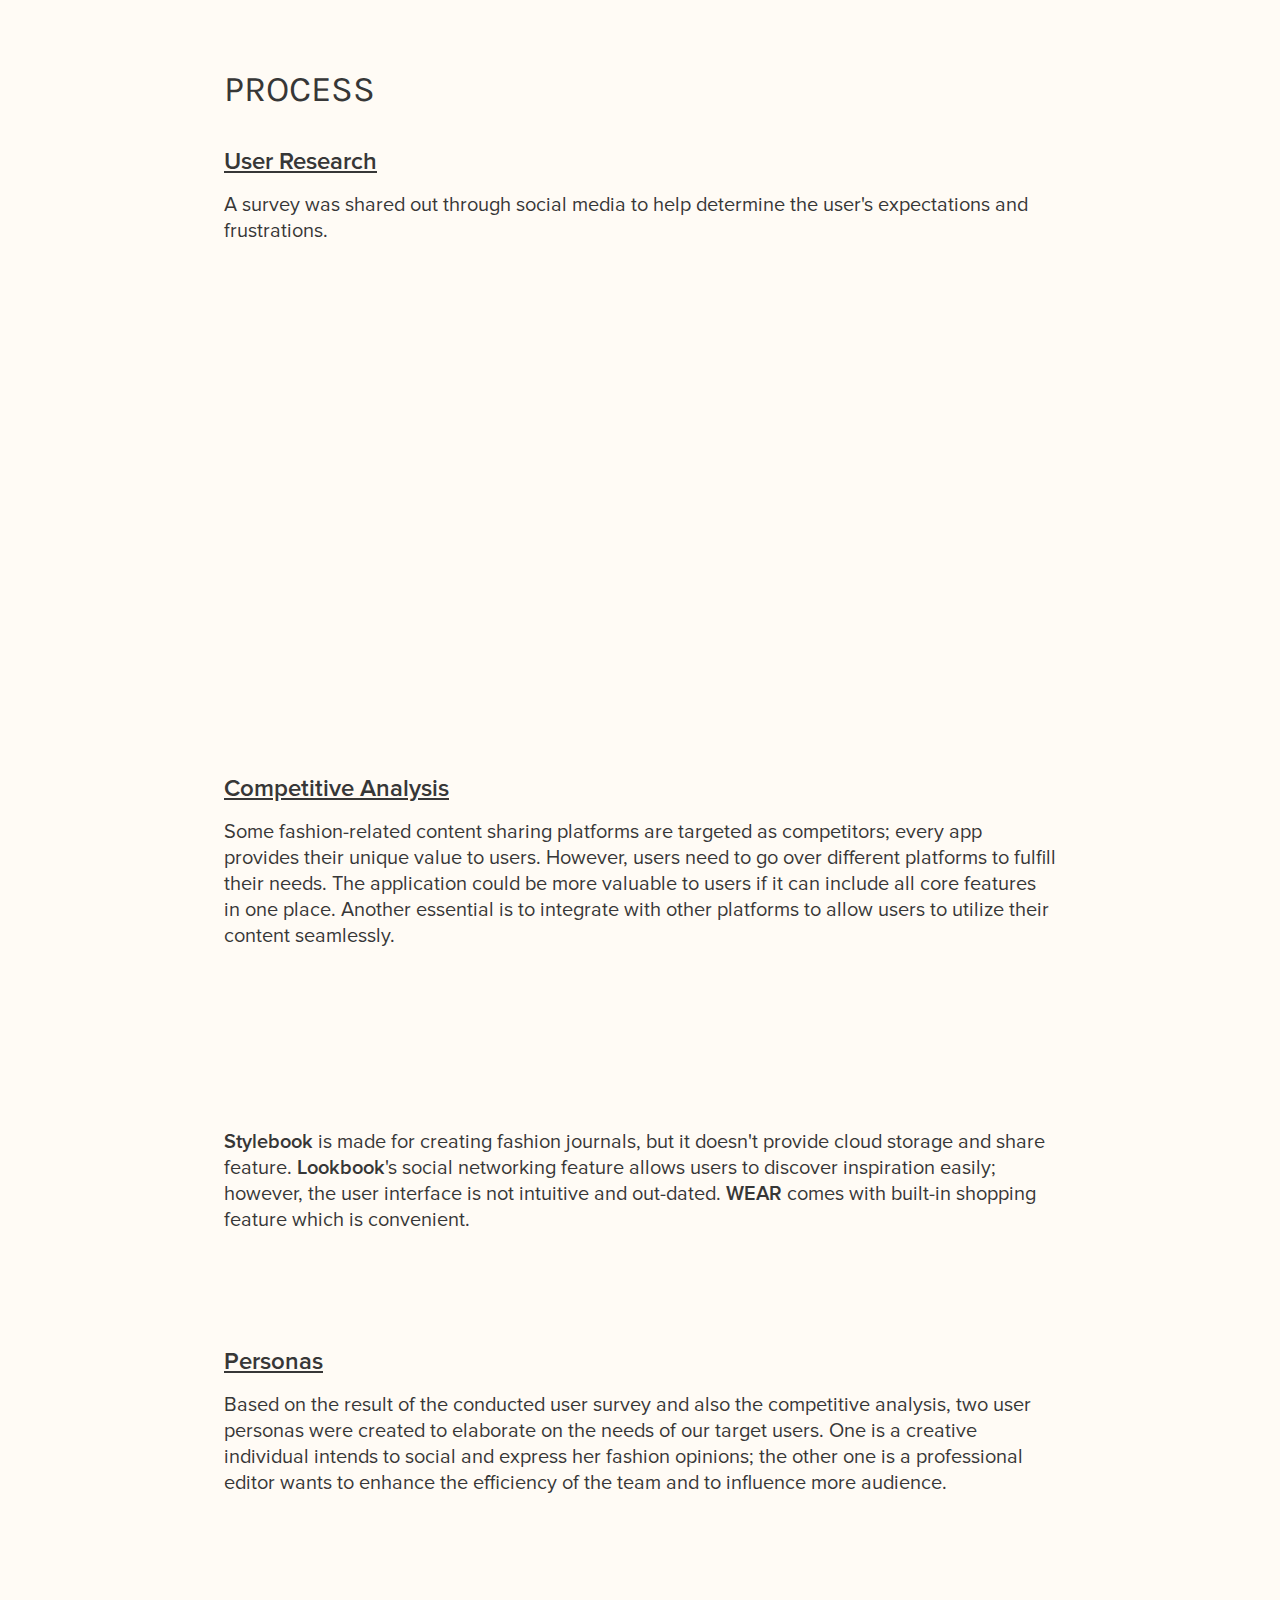
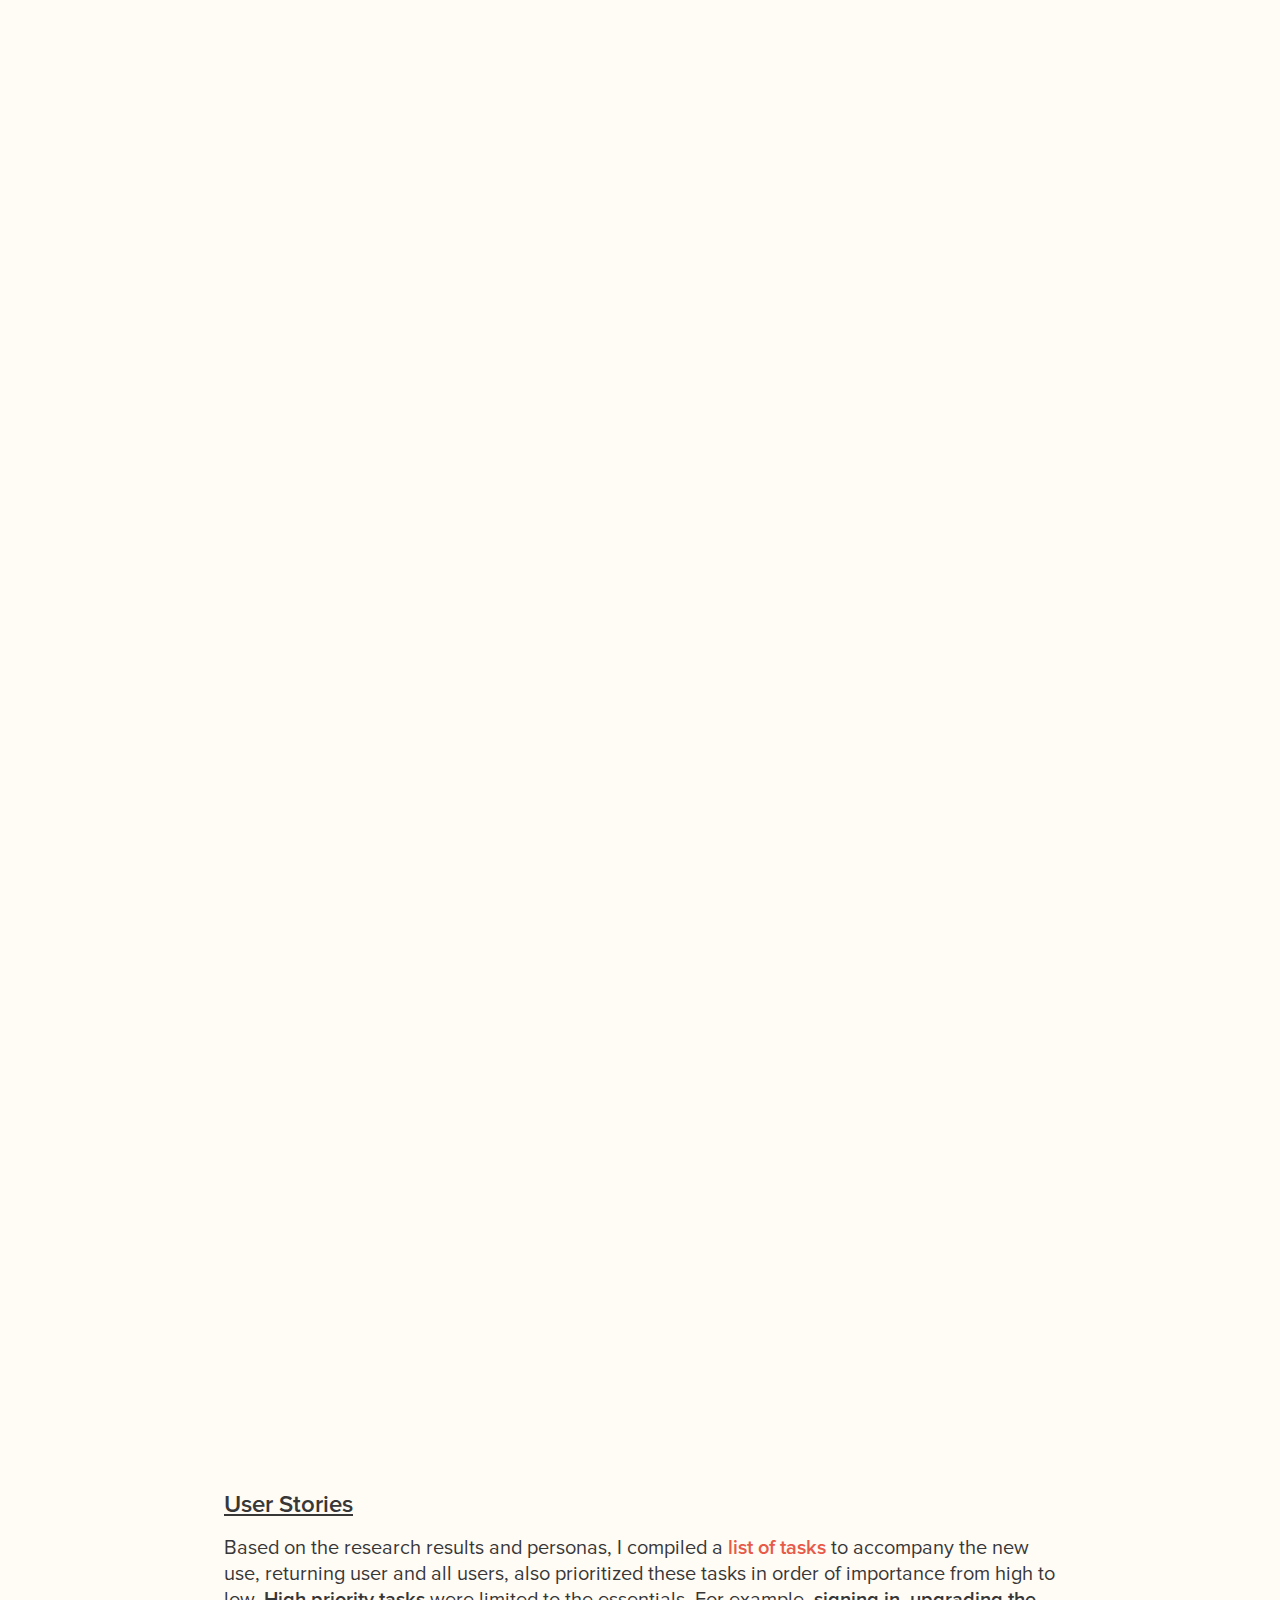
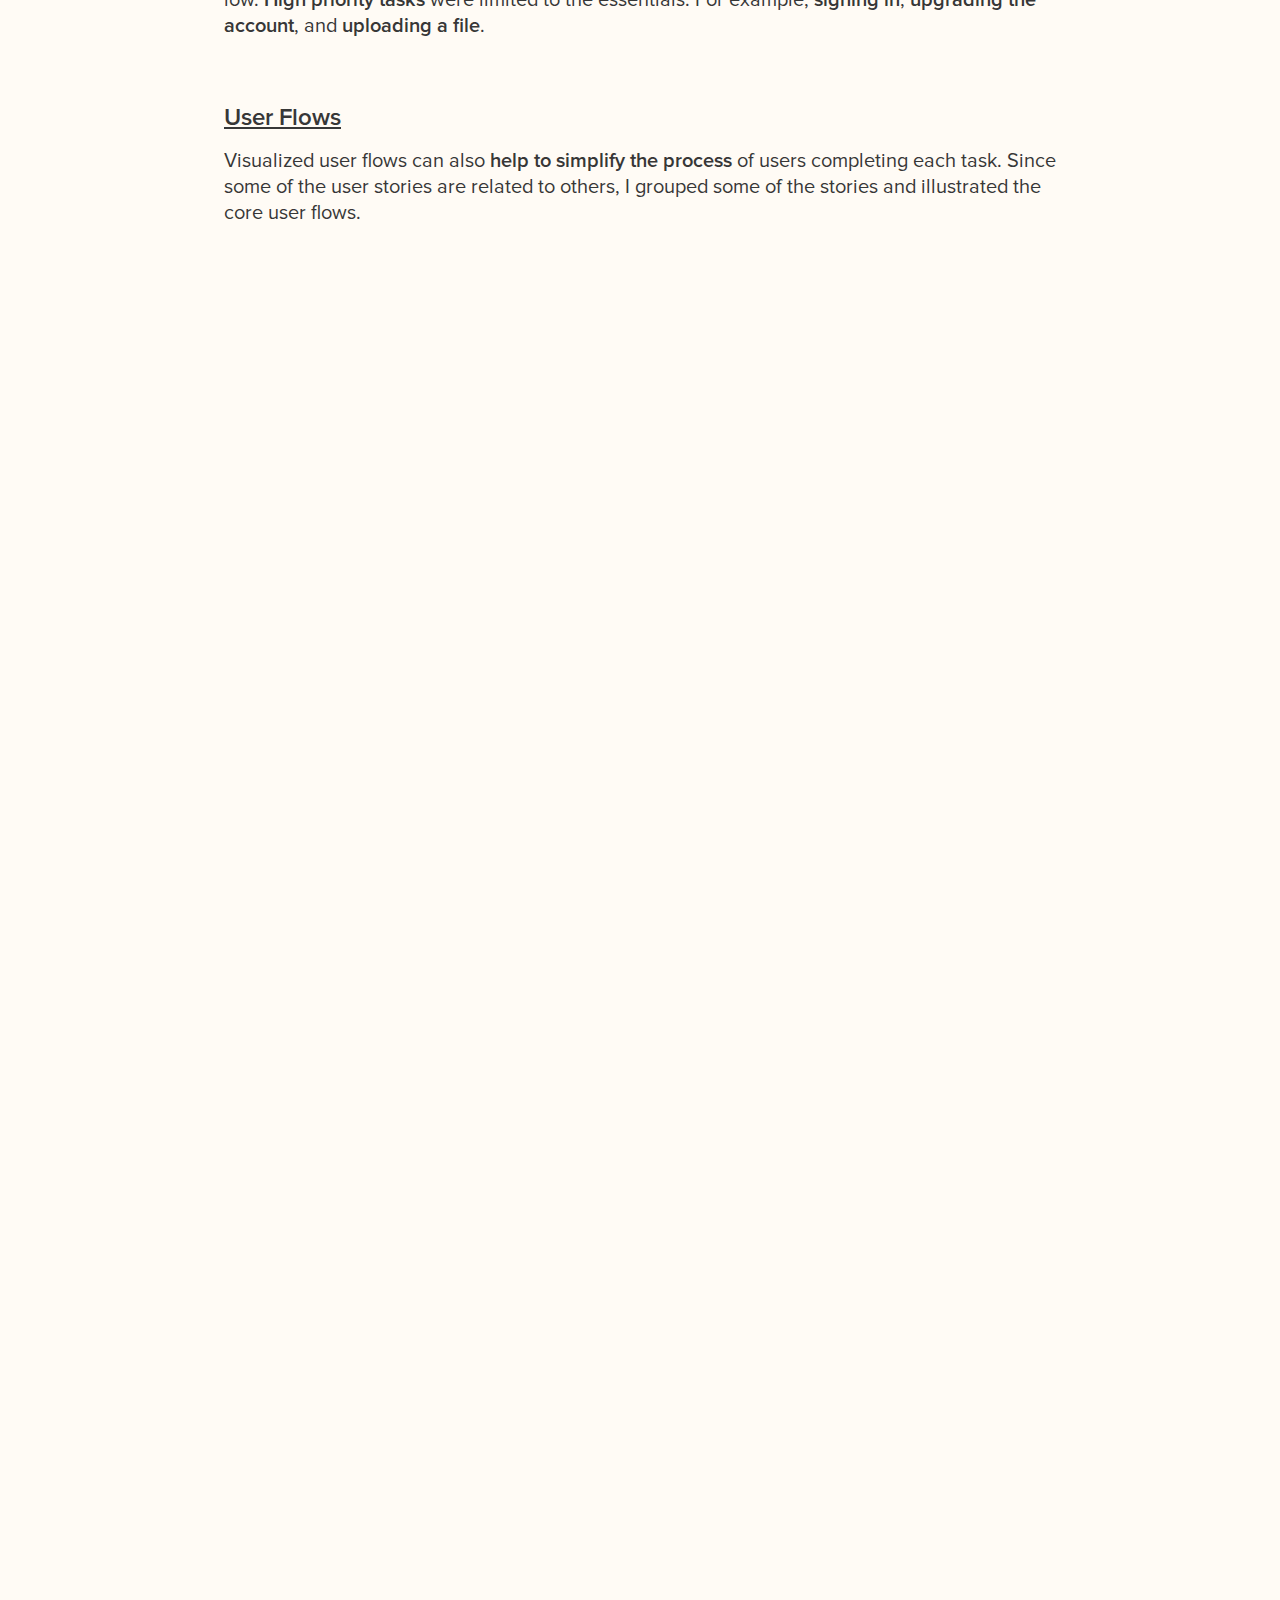
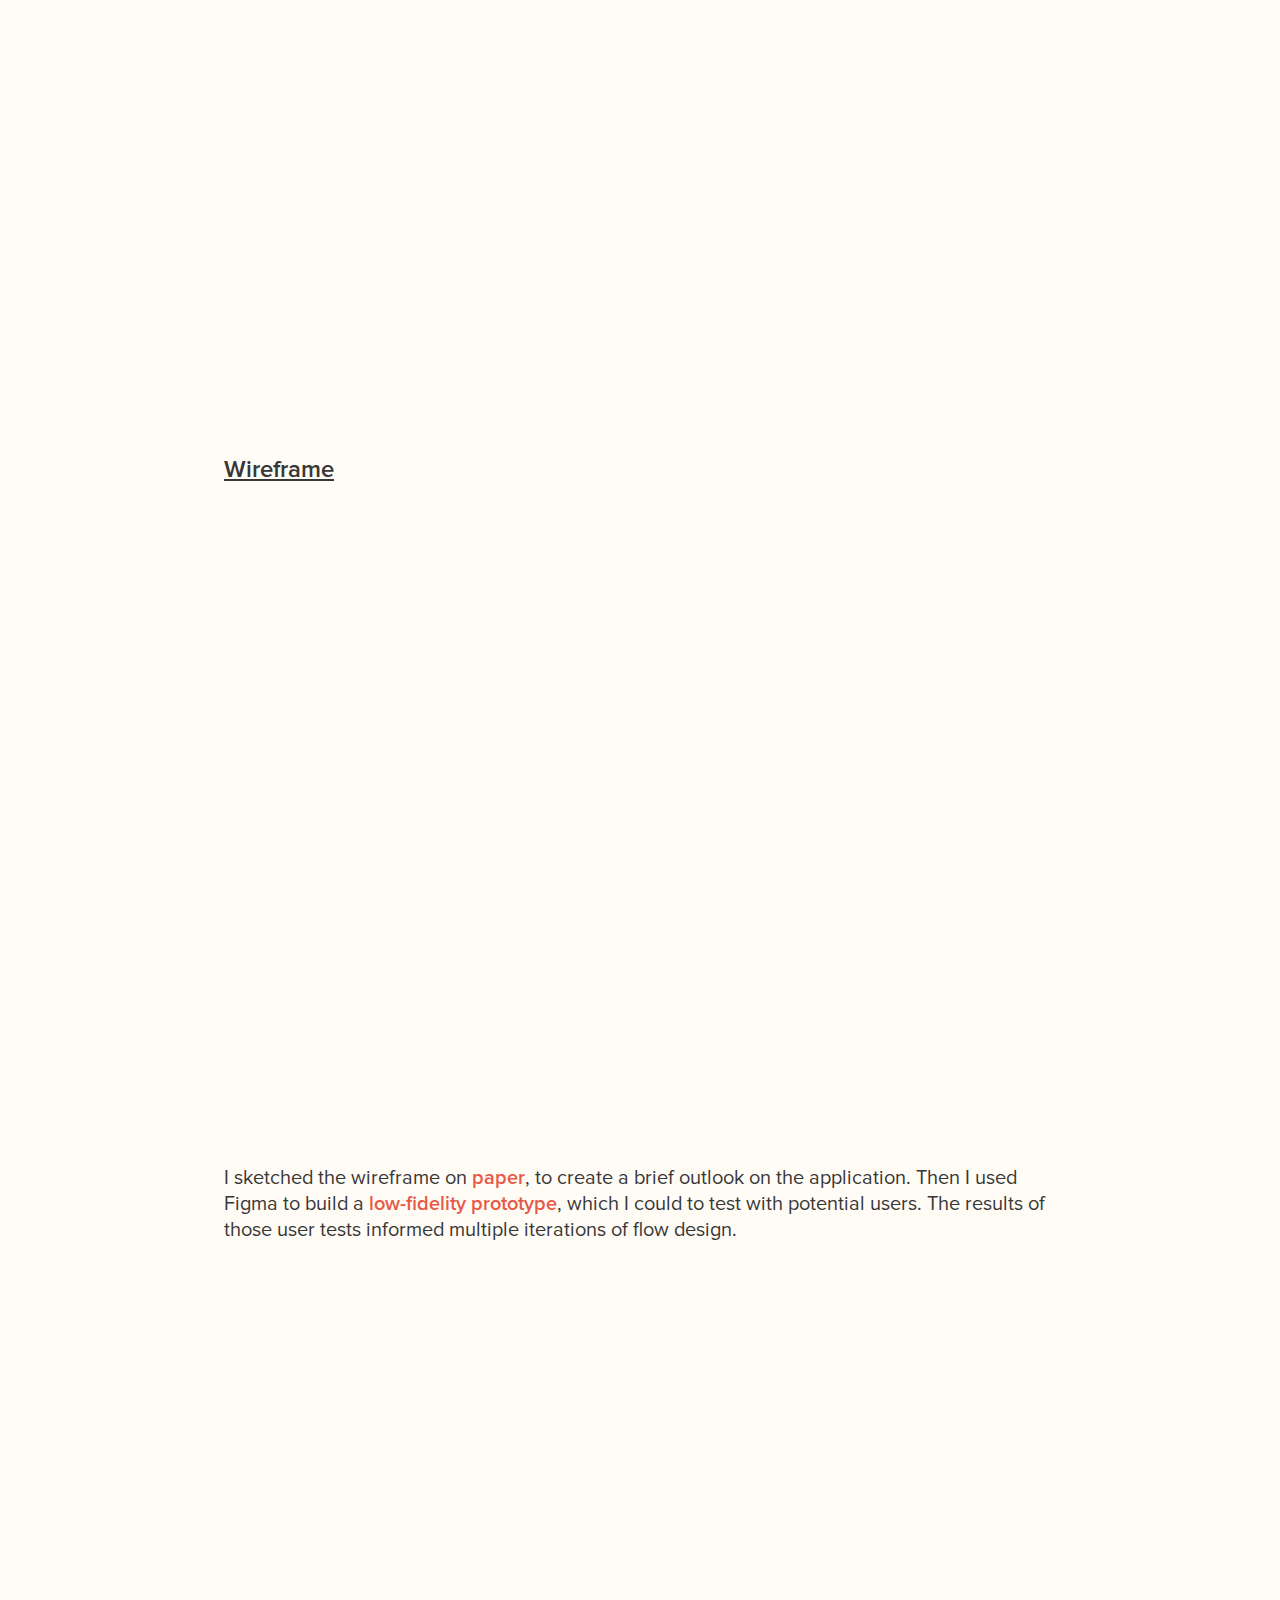
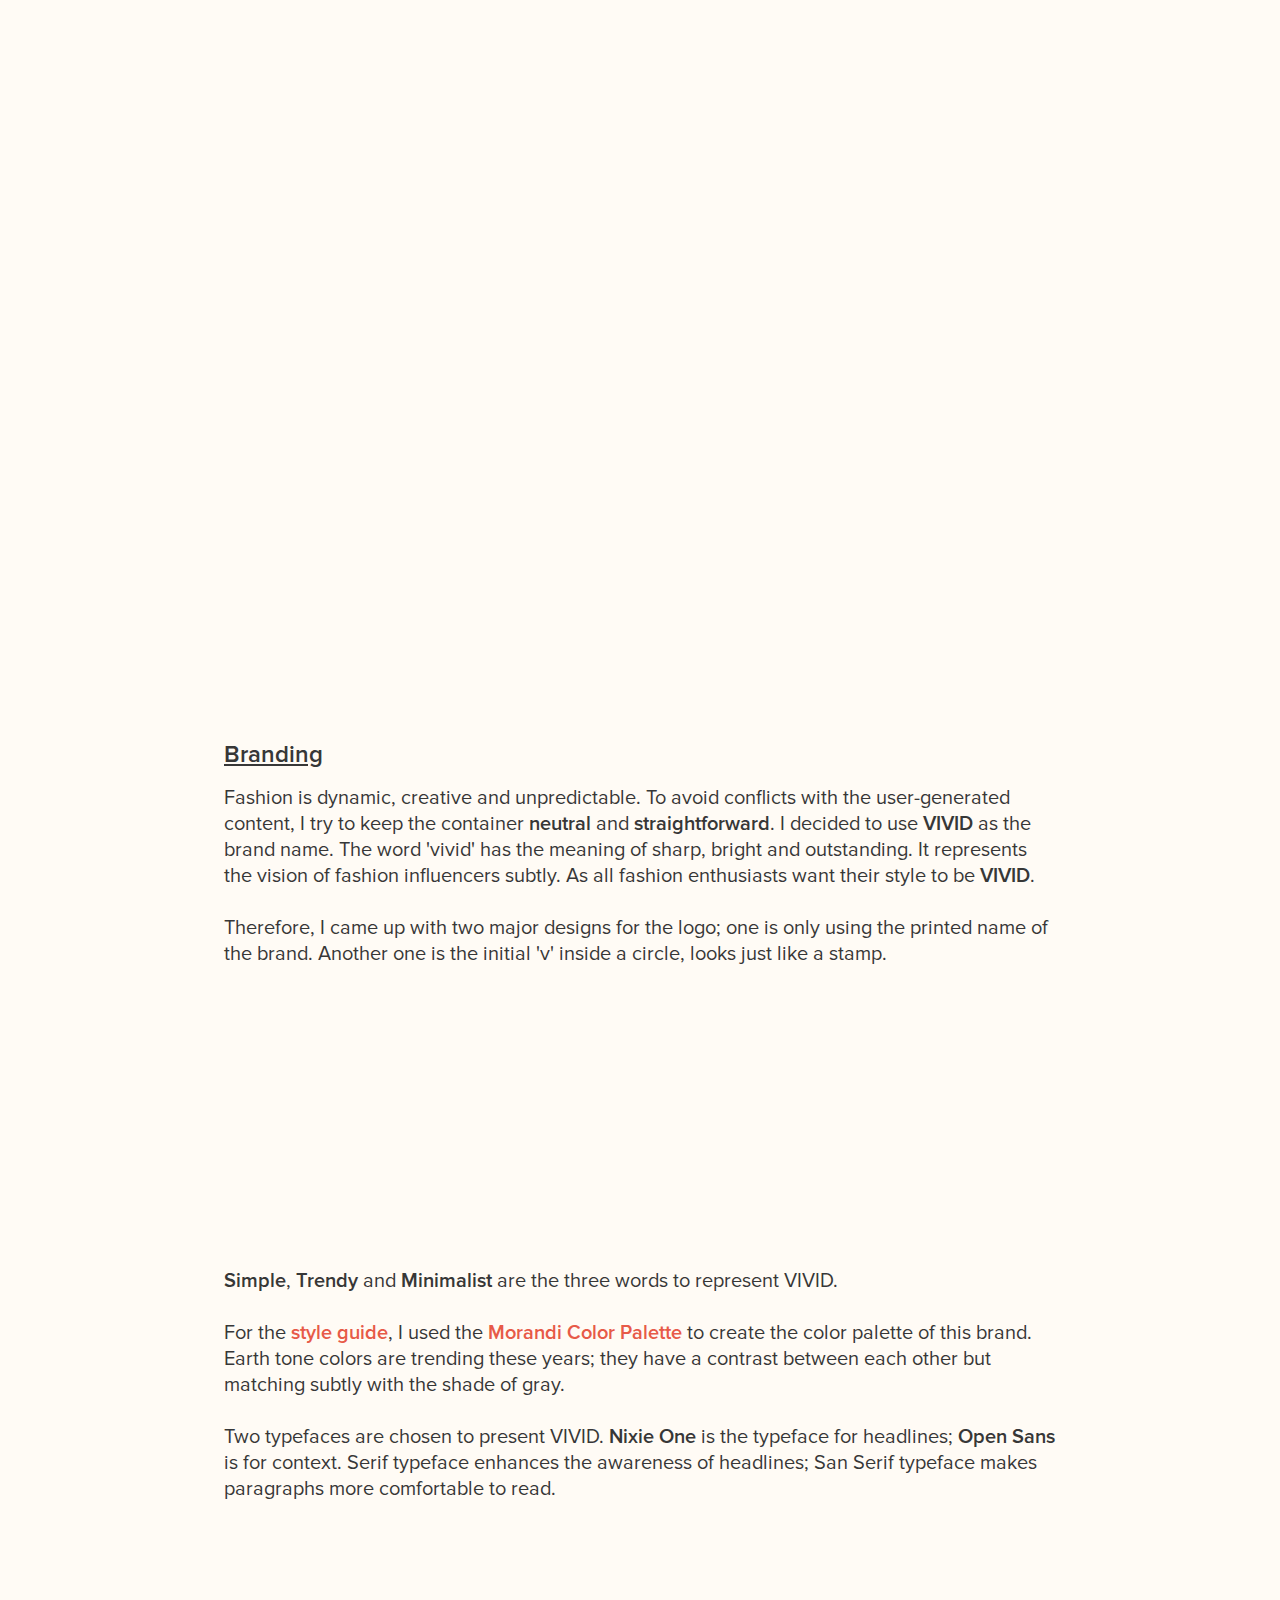
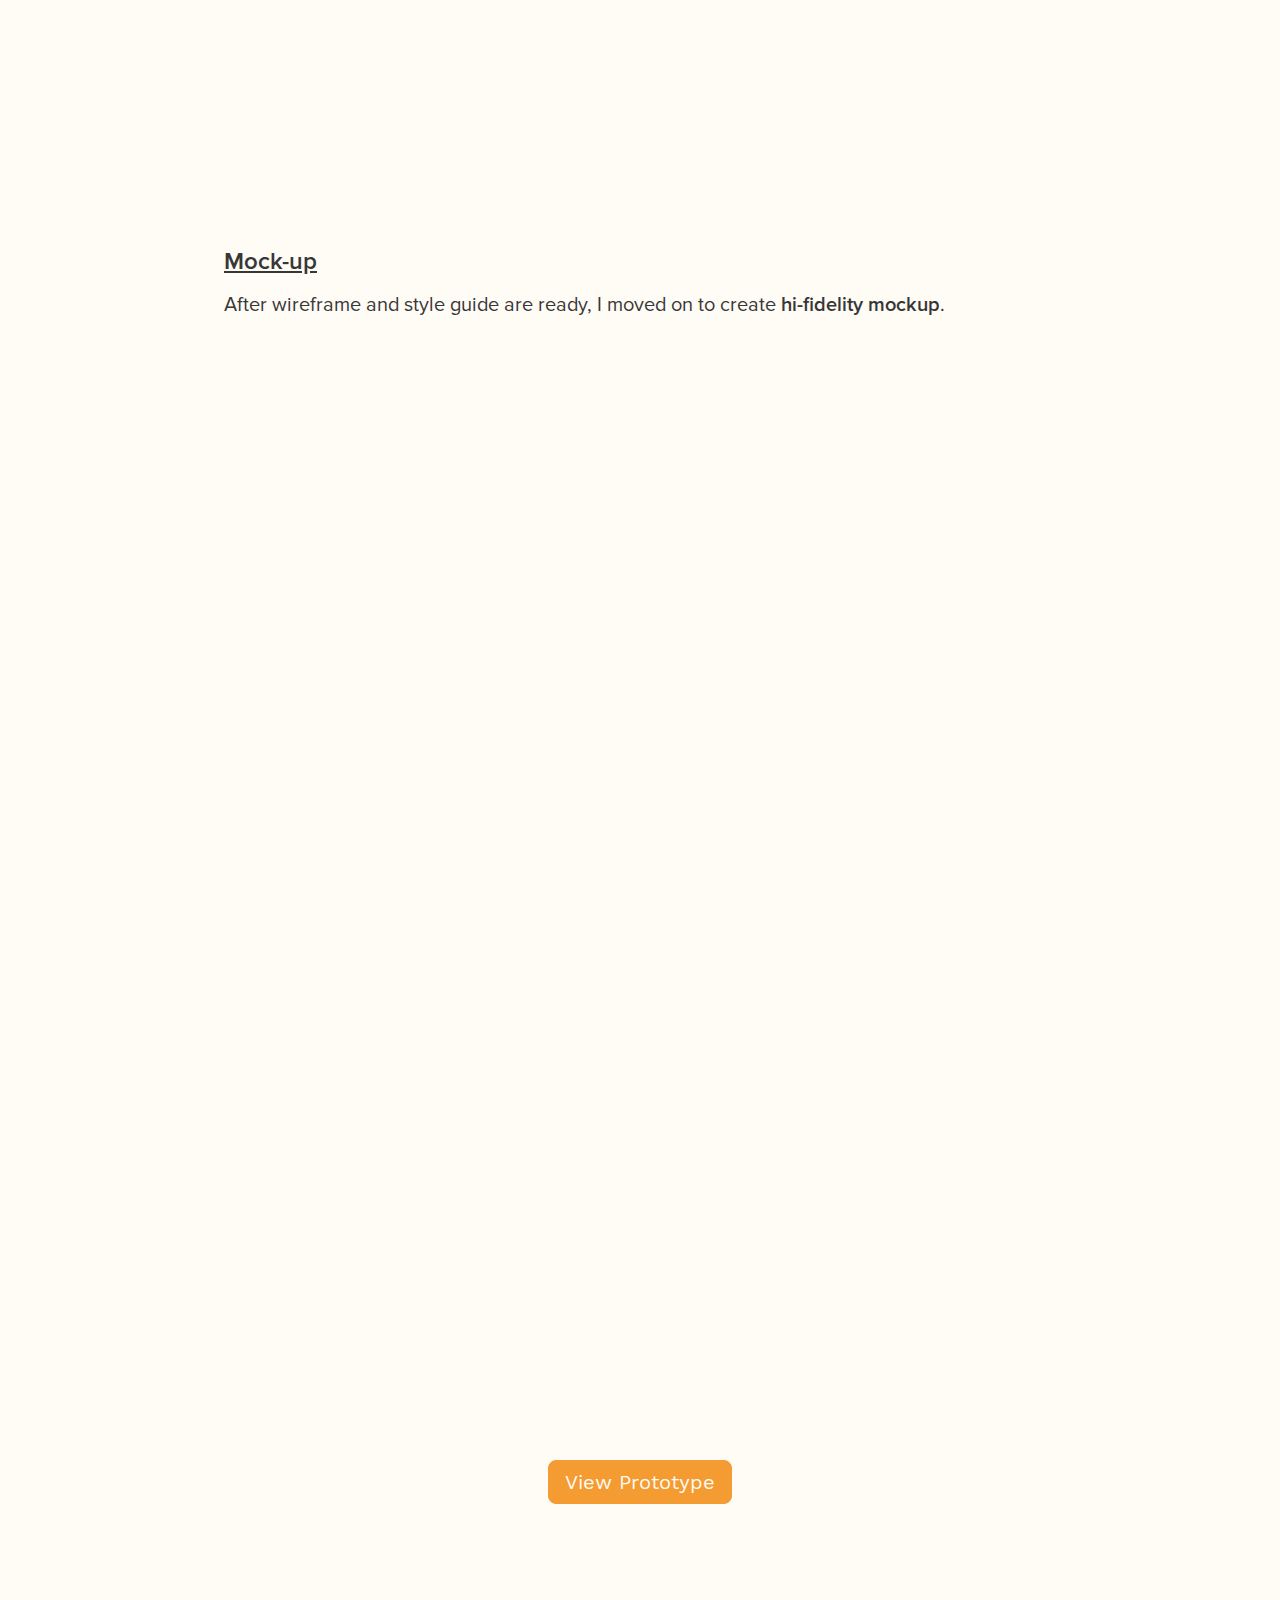
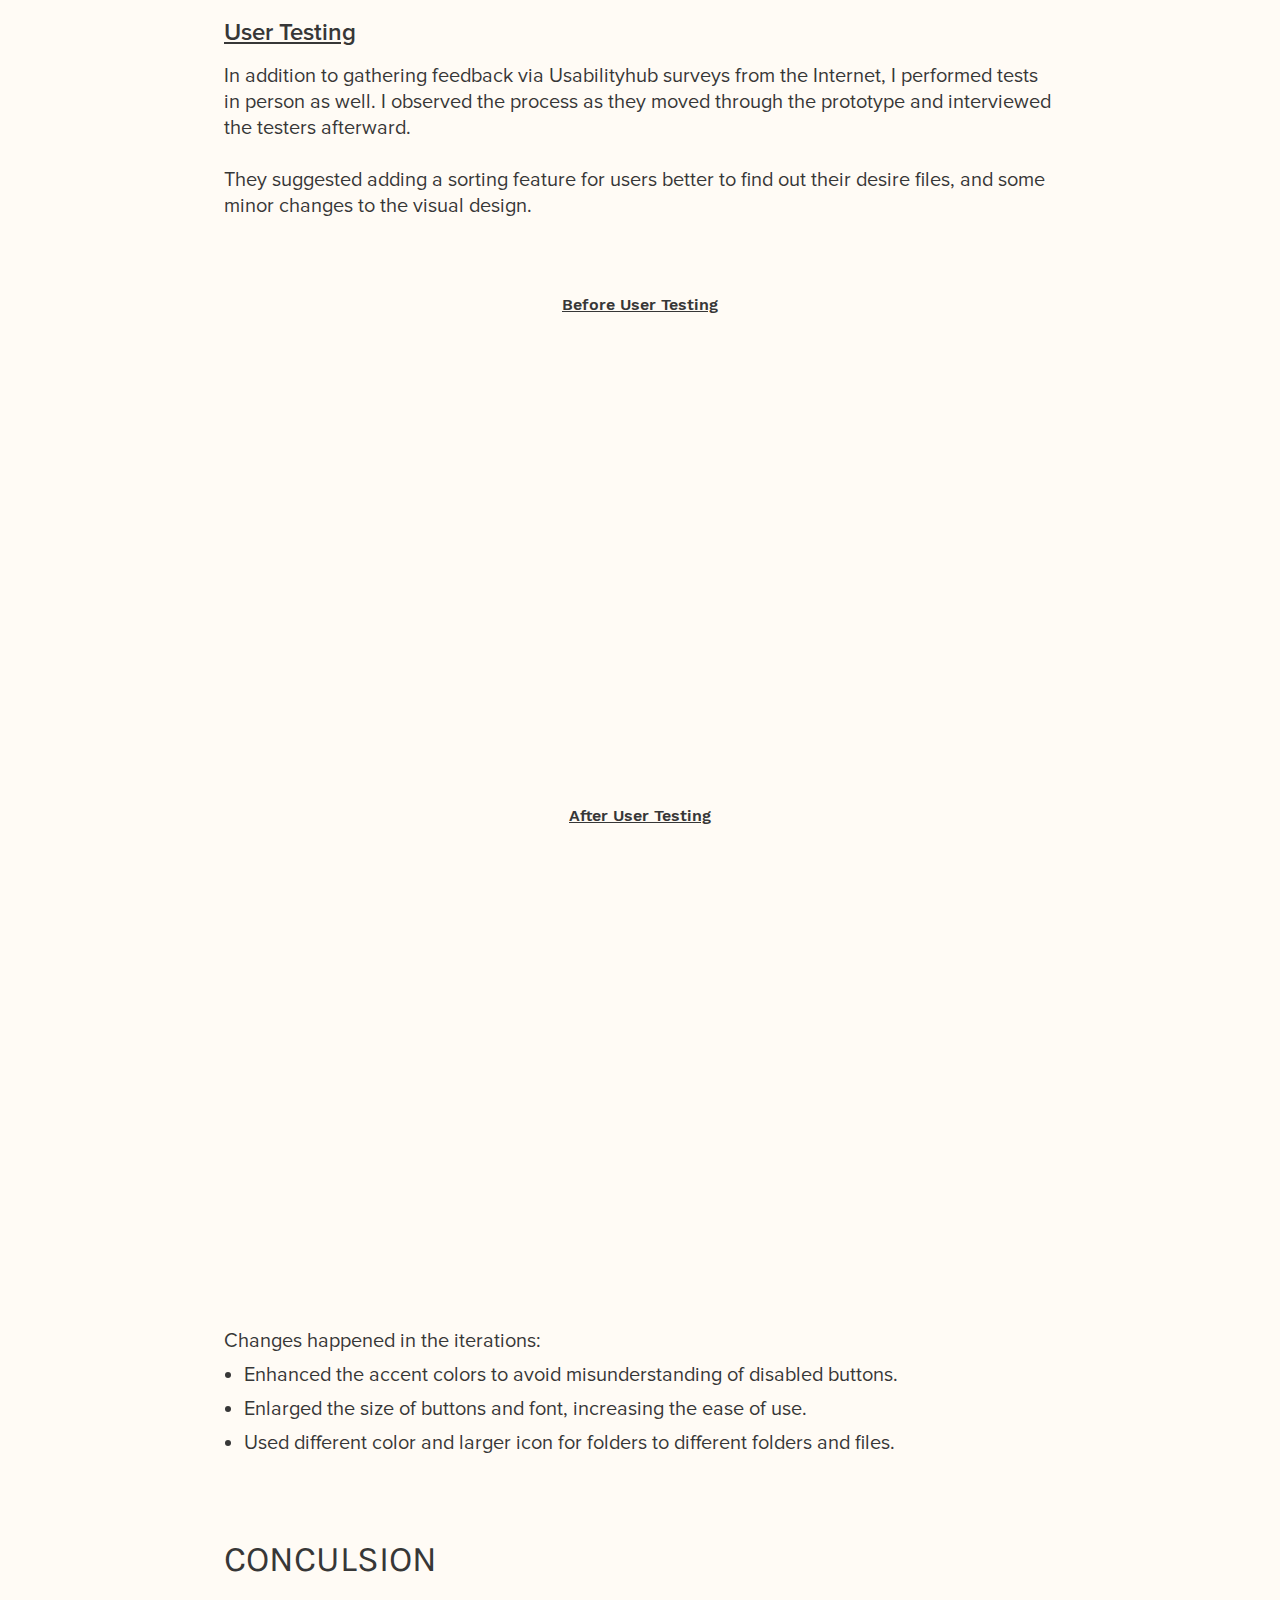
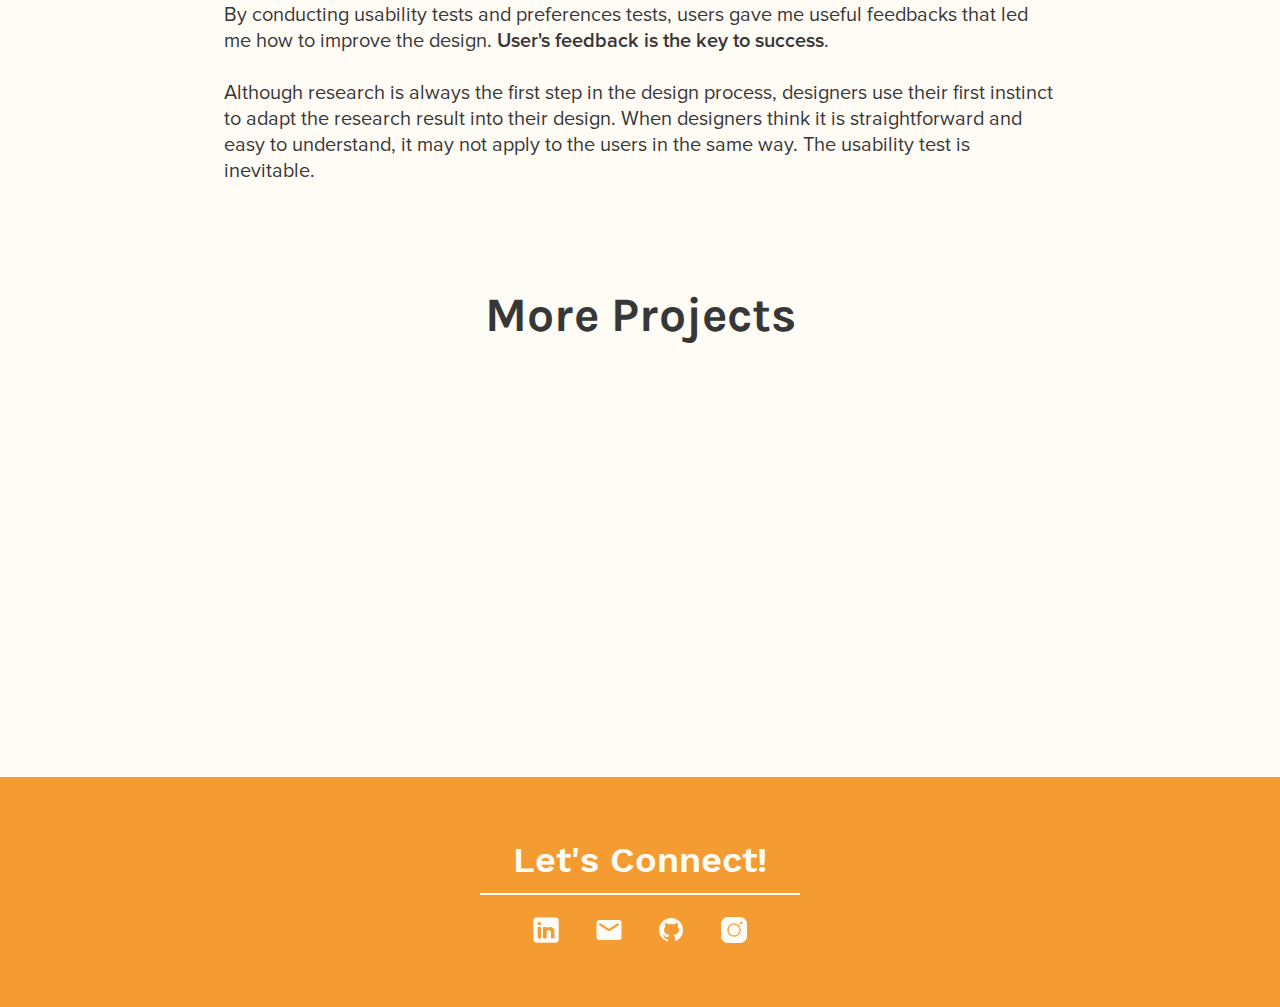
<file: projectVIVID.html>
<!DOCTYPE html>
<html>
  <head>
    <!-- Global site tag (gtag.js) - Google Analytics -->
    <script async src="https://www.googletagmanager.com/gtag/js?id=UA-135998158-1"></script>
    <script>
      window.dataLayer = window.dataLayer || [];
      function gtag(){dataLayer.push(arguments);}
      gtag('js', new Date());

      gtag('config', 'UA-135998158-1');
    </script>

    <!-- Required meta tags -->
    <meta charset="UTF-8">
    <meta name="viewport" content="width=device-width, initial-scale=1, shrink-to-fit=no">

    <title>VIVID | Saas Cloud Storage</title>
    <link rel="shortcut icon" href="images/icons/favicon.ico" type="image/x-icon">
    <link rel="stylesheet" type="text/css" href="styles/reset.css">
    <link rel="stylesheet" type="text/css" href="https://cdnjs.cloudflare.com/ajax/libs/animate.css/3.5.2/animate.css">
    <link href="https://unpkg.com/aos@2.3.1/dist/aos.css" rel="stylesheet">
    <link rel="stylesheet" type="text/css" href="styles/projectV.css">
  </head>

  <body>
    <header>
      <a href="index.html"><svg class ="smallLogo" width="290" height="219" viewBox="0 0 290 219" fill="none" xmlns="http://www.w3.org/2000/svg">
      <path d="M19.8943 149.375C21.5044 144.672 18.9975 139.555 14.2949 137.944C9.59239 136.334 4.47495 138.841 2.86483 143.544L19.8943 149.375ZM272.365 96.5754C274.975 100.806 280.519 102.12 284.75 99.5104C288.98 96.9008 290.294 91.3559 287.685 87.1254L272.365 96.5754ZM129.952 9.80029L129.952 18.8003L129.952 9.80029ZM54.1897 146.459L46.2191 142.279L46.2191 142.279L54.1897 146.459ZM166.283 181.179C168.605 154.14 169.548 132.797 171.384 117.381C172.301 109.687 173.341 104.538 174.514 101.491C175.891 97.9131 175.864 100.85 172.613 100.85V82.8504C163.736 82.8504 159.552 90.2531 157.716 95.0246C155.675 100.327 154.445 107.41 153.511 115.251C151.646 130.906 150.564 153.842 148.349 179.639L166.283 181.179ZM172.613 100.85C169.777 100.85 168.563 98.9609 168.744 99.2294C168.944 99.5263 169.468 100.562 170.095 102.806C171.323 107.199 172.206 113.359 173.134 120.341C174.01 126.927 174.936 134.347 176.32 140.049C177 142.849 177.958 145.995 179.485 148.628C180.887 151.045 184.261 155.459 190.369 155.459V137.459C194.041 137.459 195.386 140.167 195.056 139.598C194.851 139.244 194.375 138.124 193.812 135.804C192.711 131.267 191.917 125.035 190.977 117.969C190.09 111.299 189.064 103.807 187.43 97.9606C186.627 95.0846 185.481 91.8539 183.667 89.1644C181.834 86.4465 178.261 82.8504 172.613 82.8504V100.85ZM190.369 155.459C195.329 155.459 198.714 152.605 200.601 150.275C202.451 147.991 203.691 145.265 204.57 142.902C206.351 138.114 207.598 132.123 208.59 127.007C209.665 121.464 210.441 116.988 211.306 113.882C211.783 112.171 211.994 112.029 211.673 112.5C211.51 112.739 210.55 114.132 208.465 114.955C205.822 115.999 203.254 115.428 201.6 114.449L210.77 98.9598C208.391 97.5508 205.141 96.9144 201.852 98.2141C199.121 99.2929 197.551 101.261 196.806 102.352C195.321 104.528 194.483 107.197 193.966 109.051C192.845 113.077 191.855 118.755 190.919 123.58C189.901 128.832 188.89 133.424 187.699 136.627C187.419 137.379 187.165 137.954 186.949 138.374C186.726 138.806 186.601 138.962 186.614 138.945C186.622 138.936 186.905 138.581 187.539 138.209C188.242 137.798 189.225 137.459 190.369 137.459V155.459ZM201.6 114.449C200.641 113.881 200.634 113.531 201.833 115.088C202.74 116.265 203.879 117.911 205.274 120.015C207.931 124.017 211.501 129.662 215.099 134.816C218.689 139.957 222.872 145.453 227.207 149.402C229.37 151.372 232.008 153.368 235.041 154.602C238.211 155.891 242.318 156.522 246.542 154.778L239.671 138.141C240.999 137.592 241.962 137.985 241.824 137.929C241.549 137.817 240.716 137.359 239.328 136.095C236.561 133.574 233.325 129.477 229.858 124.511C226.399 119.557 223.272 114.582 220.272 110.061C218.839 107.902 217.409 105.811 216.092 104.102C215.067 102.772 213.18 100.387 210.77 98.9598L201.6 114.449ZM246.542 154.778C250.492 153.146 252.965 150.119 254.491 147.356C255.996 144.63 256.916 141.574 257.544 138.739C258.788 133.128 259.315 126.266 259.816 120.187C260.347 113.742 260.863 107.902 261.922 103.098C263.062 97.9219 264.398 96.1616 264.895 95.7755L253.857 81.5571C248.038 86.0751 245.628 93.3932 244.343 99.2252C242.976 105.43 242.386 112.528 241.877 118.708C241.337 125.253 240.889 130.701 239.971 134.842C239.519 136.883 239.06 138.063 238.734 138.654C238.428 139.208 238.616 138.576 239.671 138.141L246.542 154.778ZM21.4899 169.624C20.3975 167.57 19.3455 164.144 18.9518 160.123C18.5603 156.123 18.8952 152.292 19.8943 149.375L2.86483 143.544C0.817668 149.523 0.468593 156.066 1.0375 161.877C1.60432 167.666 3.15732 173.487 5.59685 178.075L21.4899 169.624ZM264.895 95.7755C266.897 94.2213 268.087 94.0344 268.506 94.0077C268.946 93.9796 269.409 94.0762 270.015 94.4182C270.683 94.795 271.33 95.371 271.856 95.9609C272.101 96.2358 272.276 96.4649 272.371 96.596C272.394 96.6279 272.412 96.6529 272.423 96.67C272.435 96.687 272.441 96.696 272.441 96.6959C272.441 96.6957 272.435 96.6863 272.422 96.6667C272.416 96.6569 272.408 96.6444 272.399 96.6293C272.394 96.6217 272.389 96.6134 272.383 96.6044C272.38 96.6 272.377 96.5953 272.374 96.5905C272.373 96.5881 272.37 96.5843 272.37 96.5831C272.367 96.5793 272.365 96.5754 280.025 91.8504C287.685 87.1254 287.682 87.1215 287.68 87.1175C287.679 87.1161 287.677 87.112 287.675 87.1092C287.671 87.1036 287.668 87.0977 287.664 87.0917C287.656 87.0796 287.648 87.0666 287.64 87.0528C287.622 87.0253 287.603 86.9943 287.581 86.9602C287.537 86.892 287.484 86.8109 287.423 86.718C287.299 86.5325 287.138 86.2987 286.941 86.0266C286.548 85.4855 285.999 84.7762 285.295 83.9863C283.923 82.4466 281.777 80.3876 278.862 78.7424C275.885 77.0622 271.976 75.7498 267.36 76.0442C262.722 76.34 258.172 78.2071 253.857 81.5571L264.895 95.7755ZM129.952 18.8003C131.376 18.8003 131.525 19.0415 131.171 18.8448C130.633 18.5455 130.514 18.1566 130.663 18.4945C131.331 20.0095 131.898 23.7813 131.723 32.6507C131.408 48.6434 128.754 78.9238 128.754 124.088H146.754C146.754 78.2757 149.357 51.4125 149.72 33.0055C149.884 24.6749 149.646 16.9329 147.134 11.234C145.693 7.96491 143.39 5.04402 139.921 3.11449C136.637 1.28761 133.107 0.800297 129.952 0.800293L129.952 18.8003ZM128.754 124.088C128.754 147.054 129.701 165.586 131.225 179.667C132.709 193.384 134.829 203.848 137.67 209.967C138.412 211.566 139.421 213.359 140.837 214.906C142.219 216.415 144.742 218.485 148.443 218.769C152.352 219.069 155.29 217.221 157.009 215.568C158.645 213.993 159.731 212.117 160.473 210.558C163.291 204.631 165.149 194.376 166.283 181.179L148.349 179.639C147.213 192.861 145.492 200.146 144.217 202.828C143.935 203.421 143.966 203.138 144.527 202.598C145.17 201.979 147.014 200.606 149.821 200.822C152.42 201.022 153.835 202.447 154.113 202.75C154.425 203.091 154.335 203.118 153.996 202.388C152.514 199.195 150.595 191.358 149.12 177.73C147.685 164.466 146.754 146.609 146.754 124.088H128.754ZM5.59685 178.075C9.01869 184.511 17.9099 191.082 29.8654 186.932C40.2703 183.32 50.9292 172.056 62.1602 150.639L46.2191 142.279C35.3776 162.954 27.4793 168.706 23.9622 169.927C22.5678 170.411 22.0734 170.13 22.0299 170.11C21.9211 170.06 21.8025 169.98 21.6867 169.867C21.6297 169.812 21.5819 169.756 21.5448 169.706C21.5267 169.682 21.513 169.662 21.5033 169.647C21.4936 169.631 21.4894 169.624 21.4899 169.624L5.59685 178.075ZM62.1602 150.639C73.2153 129.557 88.094 94.3263 101.591 66.2443C108.509 51.8515 115.126 39.1643 121.02 30.165C123.985 25.638 126.53 22.4139 128.595 20.4205C130.977 18.1204 131.326 18.8003 129.952 18.8003L129.952 0.800293C123.999 0.800285 119.236 4.43537 116.092 7.47138C112.63 10.8141 109.234 15.3069 105.962 20.3033C99.3818 30.3507 92.3421 43.9361 85.3678 58.4467C71.081 88.1714 57.2366 121.27 46.2191 142.279L62.1602 150.639Z" fill="#F49C31"/>
      </svg></a>
      <div id="hamburgerMenu" class="hamburgerMenu">
        <div id="menuIcon" class="menu">
          <img class="icon" src="images/icons/icons8-menu.png"/>
        </div>
        <div id="extendedMenu" class="extendedMenu rotate90 hide">
          <a class="menuLink" href="index.html#mywork">work</a>
          <a class="menuLink" href="biography.html">about</a>
          <a class="menuLink" href="images/resume.pdf" target="_blank">resume</a>
        </div>
      </div>
    </header>

    <div class="heroSection">
      <div class="projectName">VIVID</div>
      <div class="heroDescription">
        A platform for fashionistas to get inspirations and to inspire others
        seamlessly at one place.
      </div>
      <div class="heroImageContainer" data-aos="fade-up" data-aos-duration="1500">
        <img class="projectImage" src="images/project1/hero.png"/>
      </div>
      <div class="projectButton">
        <a href="https://www.figma.com/proto/G7tVfxhJ9A2PttxQTh6q0Imj/VIVID-HiFi-Mockup-Desktop?node-id=2%3A67&scaling=min-zoom" target="_blank" class="button">View Prototype</a>
      </div>
    </div>

    <div class="navbarContainer">
      <div id="navbar" class="navbar">
        <div class="navbarText">
          <a class="navbarButton" href="#summary">SUMMARY</a>
          <a class="navbarButton" href="#research">RESEARCH</a>
          <a class="navbarButton" href="#branding">BRANDING</a>
          <a class="navbarButton" href="#execution">EXECUTION</a>
          <a class="navbarButton" href="#conclusion">CONCLUSION</a>
        </div>
      </div>
    </div>

    <div id="mainContent" class="mainContent">
      <div class="row">
        <div id="summary" class="title">SUMMARY</div>
        <div class="context">
          This project is to create a cloud platform for fashion enthusiasts.
          It combined cloud storage and social features in one place. Users can
          leverage the convenience to inspire others while getting inspirations
          at the same time.
        </div>
      </div>

      <div class="row">
        <div class="title">PROBLEM</div>
        <div class="context">
          Cloud storage service is vital. Although several big names already
          exist in the market, there is still space hasn't been covered.
          We have search engines to provide materials; we have forums to gather
          people with common interests; we have tools to collaborate. How can we
          do everything in one space?
        </div>
      </div>

      <div class="row">
        <div class="title">SOLUTION</div>
        <div class="context">
          VIVID aims to gather people with the same interest and to provide a
          simple yet intuitive experience for users save, share and collaborate.
          I created a fashion-related them for the branding, to make the product
          distinctive from the cloud storage market.
        </div>
      </div>

      <div class="row">
        <div class="title">PROCESS</div>
        <div id="research" class="subtitle">User Research</div>
        <div class="context">
          A survey was shared out through social media to help determine the
          user's expectations and frustrations.
        </div>
      </div>

      <div class="row">
        <div class="researchContainer" data-aos="fade-up" data-aos-duration="1300">
          <div class="userResearch">
            <div class="researchTitle">What is helpful?</div>
            <div class="researchBG">
              <div class="researchNumber">80<span>%</span></div>
              <div class="researchContent">
                said organizing content with categories, tags etc.
              </div>
            </div>
            <div class="researchBG">
              <div class="researchNumber">66.7<span>%</span></div>
              <div class="researchContent">
                said real-time collaboration help increasing productivity
              </div>
            </div>
          </div>
          <div class="userResearch">
            <div class="researchTitle">What is frustrating?</div>
            <div class="researchBG">
              <div class="researchNumber">30.8<span>%</span></div>
              <div class="researchContent">
                said searching saved content
              </div>
            </div>
            <div class="researchBG">
              <div class="researchNumber">23.1<span>%</span></div>
              <div class="researchContent">
                said about setting privacy of content
              </div>
            </div>
          </div>
        </div>
      </div>

      <div class="row">
        <div class="subtitle">Competitive Analysis</div>
        <div class="context">
          Some fashion-related content sharing platforms are targeted as
          competitors; every app provides their unique value to users. However,
          users need to go over different platforms to fulfill their needs. The
          application could be more valuable to users if it can include all core
          features in one place. Another essential is to integrate with other
          platforms to allow users to utilize their content seamlessly.
        </div>
      </div>

      <div class="row">
        <div class="competitorContainer">
          <div class="competitorIcon" data-aos="fade-up" data-aos-duration="1300">
            <img src="images/project1/lookbook.png">
            <img src="images/project1/stylebook.png">
            <img src="images/project1/wear.png">
          </div>
          <div class="competitiveAnalysis">
            <div>
              <b>Stylebook</b> is made for creating fashion journals, but it doesn't provide
              cloud storage and share feature. <b>Lookbook</b>'s social networking feature
              allows users to discover inspiration easily; however, the user interface
              is not intuitive and out-dated. <b>WEAR</b> comes with built-in shopping
              feature which is convenient.
            </div>
          </div>
        </div>
      </div>

      <div class="row">
        <div class="subtitle">Personas</div>
        <div class="context">
          Based on the result of the conducted user survey and also the
          competitive analysis, two user personas were created to elaborate on the
           needs of our target users. One is a creative individual intends to
           social and express her fashion opinions; the other one is a professional
            editor wants to enhance the efficiency of the team and to influence
            more audience.
        </div>
      </div>

      <div class="row">
        <div class="personaContainer">
          <div class="persona" data-aos="fade-up" data-aos-duration="1300">
            <div class="personaImage">
              <img src="images/project1/persona1.png"/>
            </div>
            <div class="personaName">Joanne Day</div>
            <div class="personaDescription1">26, Content Creator</div>
            <div class="personaDescription">New York</div>
            <div class="personaMotivation">
              "Proud to dress well everyday and to help people dress themsleves well."
            </div>
            <div class="personaTitle">ABOUT</div>
            <div class="personaContent">
              Joanne is a Graphic Design student who lives in New York. She is also
              a content creator on Youtube. Joanne’s Youtube channel focuses on
              beauty and fashion. She creates videos to provide tips to her audience
              on recent fashion trend and how to style for special events, and daily
              outfits.
              <br><br>
              No matter working on school projects or creating creative content on
              Youtube, Joanne always likes browsing on internet to obtain inspirations.
              She wants an application that she can put all her ideas together before
              working on her creative content. Joanne also wants to share her moodboards
              with her friends or partners, since she needs to collaborate with her
              classmates for school work, or other content creators on her channel.
            </div>
            <div class="personaTitle">GOALS</div>
            <div class="personaContent">
              <ul>
                <li>Always stay up-to-date with the recent trend and news</li>
                <li>Access her saved ideas and moodboards anytime, anywhere</li>
                <li>Share her creative content with her friends, partners and followers</li>
              </ul>
            </div>
            <div class="personaTitle">FRUSTRATIONS</div>
            <div class="personaContent">
              <ul>
                <li>Not enough storage space for her content</li>
                <li>Unable to organize her content in the way she wants</li>
                <li>Difficult to search her saved content</li>
              </ul>
            </div>
          </div>

          <div class="persona" data-aos="fade-up" data-aos-duration="1300">
            <div class="personaImage">
              <img src="images/project1/persona2.png"/>
            </div>
            <div class="personaName">Evita Lee</div>
            <div class="personaDescription1">32, Fashion Magazine Editor</div>
            <div class="personaDescription">San Francisco</div>
            <div class="personaMotivation">
              "I want to share my passion of fashion to  fashionistas all over the world."
            </div>
            <div class="personaTitle">ABOUT</div>
            <div class="personaContent">
              Evita is a fashion magazine editor based in San Francisco. She barely
              sits in her office. She goes to interviews, fashion show, and meeting
              everywhere.
              <br><br>
              Evita collects and creates useful fashion-related information for her
              co-workers and her magazine readers. Time is money, Evita uses all
              her spare time in between meetings or during her commute. She organizes
              all the information she gets outside, and she writes her articles and
              delivers to her co-workers.
              <br><br>
              She wants her co-workers can share and collaborates her works without
              location-limitation. The most important is, she doesn’t want anyone
              steals or copy her content before it is published.
            </div>
            <div class="personaTitle">GOALS</div>
            <div class="personaContent">
              <ul>
                <li>Collbaorate with her team without time and location limitation</li>
                <li>Store her and her team’s work at the safest place, never leaks before publish</li>
                <li>She needs an application which allows creativities, just like her handwriting notebook</li>
              </ul>
            </div>
            <div class="personaTitle">FRUSTRATIONS</div>
            <div class="personaContent">
              <ul>
                <li>Security is still a major issue among internet</li>
                <li>Re-organizing the storage space is painful</li>
                <li>Can there be a platform that connect the entire internet</li>
              </ul>
            </div>
          </div>
        </div>
      </div>

      <div class="row">
        <div class="subtitle">User Stories</div>
        <div class="context">
          Based on the research results and personas, I compiled a
          <a class="contentLink" href="https://docs.google.com/spreadsheets/d/1PO8vMqcueceBSy7r7BOjvBy-2zA412bgLksrRdfWvPE/edit?usp=sharing" target="_blank">list of tasks</a>
          to accompany the new use, returning user and all users, also prioritized
          these tasks in order of importance from high to low. <b>High priority tasks</b>
          were limited to the essentials. For example, <b>signing in</b>, <b>upgrading the
          account</b>, and <b>uploading a file</b>.
        </div>
      </div>

      <div class="row">
        <div class="subtitle">User Flows</div>
        <div class="context">
          Visualized user flows can also <b>help to simplify the process</b> of users
          completing each task. Since some of the user stories are related to
          others, I grouped some of the stories and illustrated the core user flows.
        </div>
      </div>

      <div class="row">
        <div class="userflowContainer">
          <img class="userFlow" data-aos="fade-up" data-aos-duration="1300" src="images/project1/onboarding.png">
          <img class="userFlow" data-aos="fade-up" data-aos-duration="1300" src="images/project1/create.png">
          <img class="userFlow" data-aos="fade-up" data-aos-duration="1300" src="images/project1/share.png">
          <img class="userFlow" data-aos="fade-up" data-aos-duration="1300"src="images/project1/organize.png">
        </div>
      </div>

      <div class="row">
        <div class="subtitle">Wireframe</div>
          <img class="wireframeSketches" data-aos="fade-up" data-aos-duration="1300" src="images/project1/sketches.jpg">
          <div class="context">
            I sketched the wireframe on
            <a class="contentLink" href="https://drive.google.com/drive/folders/1-Ajofcm77uDnJEyQiV8D_e3Q-S018Ji6?usp=sharing" target="_blank">paper</a>,
             to create a brief outlook on the application. Then I used Figma to build a
            <a class="contentLink" href="https://www.figma.com/file/L6Q39vwXOfnpA90nbsRE1Jv2/vivid-wireframe?node-id=0%3A1" target="_blank">low-fidelity prototype</a>,
             which I could to test with potential users.  The results of those
             user tests informed multiple iterations of flow design.
          </div>
      </div>

      <div class="row">
        <div class="wireframeContainer">
          <div class="imageContainer">
              <img class="wireframe" data-aos="fade-up" data-aos-duration="1300" src="images/project1/features.png">
              <img class="wireframe" data-aos="fade-up" data-aos-duration="1300" src="images/project1/account-settings.png">
          </div>
          <div class="imageContainer">
              <img class="wireframe" data-aos="fade-up" data-aos-duration="1300" src="images/project1/pricing.png">
              <img class="wireframe" data-aos="fade-up" data-aos-duration="1300" src="images/project1/signup.png">
          </div>
          <div class="imageContainer">
              <img class="wireframe" data-aos="fade-up" data-aos-duration="1300" src="images/project1/upload.png">
              <img class="wireframe" data-aos="fade-up" data-aos-duration="1300" src="images/project1/upload-1.png">
          </div>
        </div>
      </div>

      <div class="row">
        <div id="branding" class="subtitle">Branding</div>
        <div class="context">
          Fashion is dynamic, creative and unpredictable. To avoid conflicts with
          the user-generated content, I try to keep the container <b>neutral</b> and
          <b>straightforward</b>. I decided to use <b>VIVID</b> as the brand name. The word 'vivid' has
          the meaning of sharp, bright and outstanding. It represents the vision
          of fashion influencers subtly. As all fashion enthusiasts want their
          style to be <b>VIVID</b>.
          <br><br>
          Therefore, I came up with two major designs for the logo; one is only
          using the printed name of the brand. Another one is the initial 'v'
          inside a circle, looks just like a stamp.
        </div>
        <img class="logodraft" data-aos="fade-up" data-aos-duration="1300" src="images/project1/logodraft.png">
        <div class="context">
          <b>Simple</b>, <b>Trendy</b> and <b>Minimalist</b> are the three words to represent VIVID.
          <br><br>
          For the
          <a class="contentLink" href="https://drive.google.com/file/d/1DnQ967m1hxvRLl87VcChZ_Yamwl_Qa6J/view?usp=sharing" target="_blank">style guide</a>,
           I used the
          <a class="contentLink" href="https://en.jiagle.com/furniture-news/A-Chinese-Qing-Daynasty-Drama-Makes-Giorgio-Morandi-Color-Palette-Well-Known-in-China-1107419.html" target="_blank">Morandi Color Palette</a>
             to create the color palette of this
          brand. Earth tone colors are trending these years; they have a contrast
          between each other but matching subtly with the shade of gray.
          <br><br>
          Two typefaces are chosen to present VIVID. <b>Nixie One</b> is the
          typeface for headlines; <b>Open Sans</b> is for context. Serif typeface
          enhances the awareness of headlines; San Serif typeface makes paragraphs
          more comfortable to read.
        </div>
      </div>

      <div class="row">
        <div class="brandingContainer" data-aos="fade-up" data-aos-duration="1300">
          <img class="branding1" src="images/project1/vividlogo.png">
          <img class="branding" src="images/project1/color.png">
          <img class="branding" src="images/project1/font.png">
        </div>
      </div>

      <div class="row">
        <div id="execution" class="subtitle">Mock-up</div>
        <div class="context">
          After wireframe and style guide are ready, I moved on to create
          <b>hi-fidelity mockup</b>.
        </div>
      </div>

      <div class="row">
        <div class="mockupContainer" data-aos="fade-up" data-aos-duration="1300">
          <div class="mockup">
            <img class="mockupImage" src="images/project1/14.png">
          </div>
          <div class="mockupInfo">
            <div class="label">Dashboard</div>
            <div class="caption">
              The dashboard layout is clean and intuitive. I set the most frequently
              used buttons in accent colors, and users can locate them quickly.
              Also, white spaces have been implemented to improve the readability of
              content.
            </div>
          </div>
        </div>

        <div class="mockupContainer" data-aos="fade-up" data-aos-duration="1300">
          <div class="mockup">
            <img class="mockupImage" src="images/project1/12.png">
          </div>
          <div class="mockupInfo">
            <div class="label">Upload Content</div>
            <div class="caption">
              Users can drag and drop images into the blank spaces and type in the
              preferred content, just like working on a white canvas.
            </div>
          </div>
        </div>

        <div class="mockupContainer" data-aos="fade-up" data-aos-duration="1300">
          <div class="mockup">
            <img class="mockupImage" src="images/project1/13.png">
          </div>
          <div class="mockupInfo">
            <div class="label">Tag, share and collaborate </div>
            <div class="caption">
              With the toolbar on the right, users can add tags to organize their
              files better; set the privacy of their content; add collaborators to
              the project with ease.
            </div>
          </div>
        </div>

        <div class="container">
          <div class="projectButton">
            <a href="https://www.figma.com/proto/G7tVfxhJ9A2PttxQTh6q0Imj/VIVID-HiFi-Mockup-Desktop?node-id=2%3A67&scaling=min-zoom" target="_blank" class="button">View Prototype</a>
          </div>
        </div>
      </div>

      <div class="row">
        <div class="subtitle">User Testing</div>
        <div class="context">
          In addition to gathering feedback via Usabilityhub surveys from the
          Internet, I performed tests in person as well. I observed the process
          as they moved through the prototype and interviewed the testers afterward.
          <br><br>
          They suggested adding a sorting feature for users better to find out
          their desire files, and some minor changes to the visual design.
          <br><br>
        </div>
        <div class="userTesting">
          <div class="userTestingContainer">
            <div class="label">Before User Testing</div>
            <img class="userTestingImage" data-aos="fade-up" data-aos-duration="1300" src="images/project1/before.png">
          </div>
          <div class="userTestingContainer">
            <div class="label">After User Testing</div>
            <img class="userTestingImage" data-aos="fade-up" data-aos-duration="1300" src="images/project1/after.png">
          </div>
        </div>
        <div class="context">
          Changes happened in the iterations:
          <ul>
            <li>Enhanced the accent colors to avoid misunderstanding of disabled buttons.</li>
            <li>Enlarged the size of buttons and font, increasing the ease of use.</li>
            <li>Used different color and larger icon for folders to different folders and files.</li>
          </ul>
        </div>
      </div>

      <div class="row">
        <div id="conclusion" class="title">CONCULSION</div>
        <div class="context">
          By conducting usability tests and preferences tests, users gave me
          useful feedbacks that led me how to improve the design. <b>User's feedback
          is the key to success</b>.
          <br><br>
          Although research is always the first step in the design process,
          designers use their first instinct to adapt the research result into
          their design. When designers think it is straightforward and easy to
          understand, it may not apply to the users in the same way. The
          usability test is inevitable.
        </div>
      </div>

   <div class="moreProjectsContainer">
      <div class="moreProjects">More Projects</div>
      <div class="project" data-aos="fade-up" data-aos-duration="1300">
        <div class="projectImageContainer">
          <img class="projectImage" src="images/project3/hero.png"/>
        </div>
        <div class="projectInfo">
          <div class="projectName">BBC Lineup</div>
          <div class="projectSubtitle">Interface Redesign | Universal</div>
          <div class="projectDescription">
            Redesigning the interface of the waitlist registration system for Bay Badminton Center.
          </div>
          <div class="projectButton">
            <a href="projectBBC.html" class="button">View Case Study</a>
          </div>
        </div>
      </div>
    </div>
      
  </div>

  <div onclick="topFunction()" id="myBtn" title="Go to top">
    <img class="icon" src="images/icons/icons8-chevron_up.png"/>
    <div class="topButton">TOP</div>
  </div>

  <footer>
    <div class="animated pulse footer">Let's Connect!</div>
    <div class="spacer"></div>
    <div class="footerIcons">
      <a class="footerLink" href="https://www.linkedin.com/in/avrilwong/" target="_blank">
        <img class="icon" src="images/icons/icons8-linkedin.png">
      </a>
      <a class="footerLink" href="mailto:wongavril@gmail.com">
        <img class="icon" src="images/icons/icons8-email.png">
      </a>
      <a class="footerLink" href="https://github.com/wongavril/" target="_blank">
        <img class="icon" src="images/icons/icons8-github.png">
      </a>
      <a class="footerLink" href="https://www.instagram.com/avrilw_/" target="_blank">
        <img class="icon" src="images/icons/icons8-instagram.png">
      </a>
    </div>
  </footer>


  <!-- Custom Script -->
  <script src="scriptsProject.js"></script>
  <script src="https://cdnjs.cloudflare.com/ajax/libs/jquery/3.1.1/jquery.min.js"></script>
  <script src="https://unpkg.com/aos@2.3.1/dist/aos.js"></script>

  <script>
    AOS.init();
  </script>

  </body>
</html>
</file>
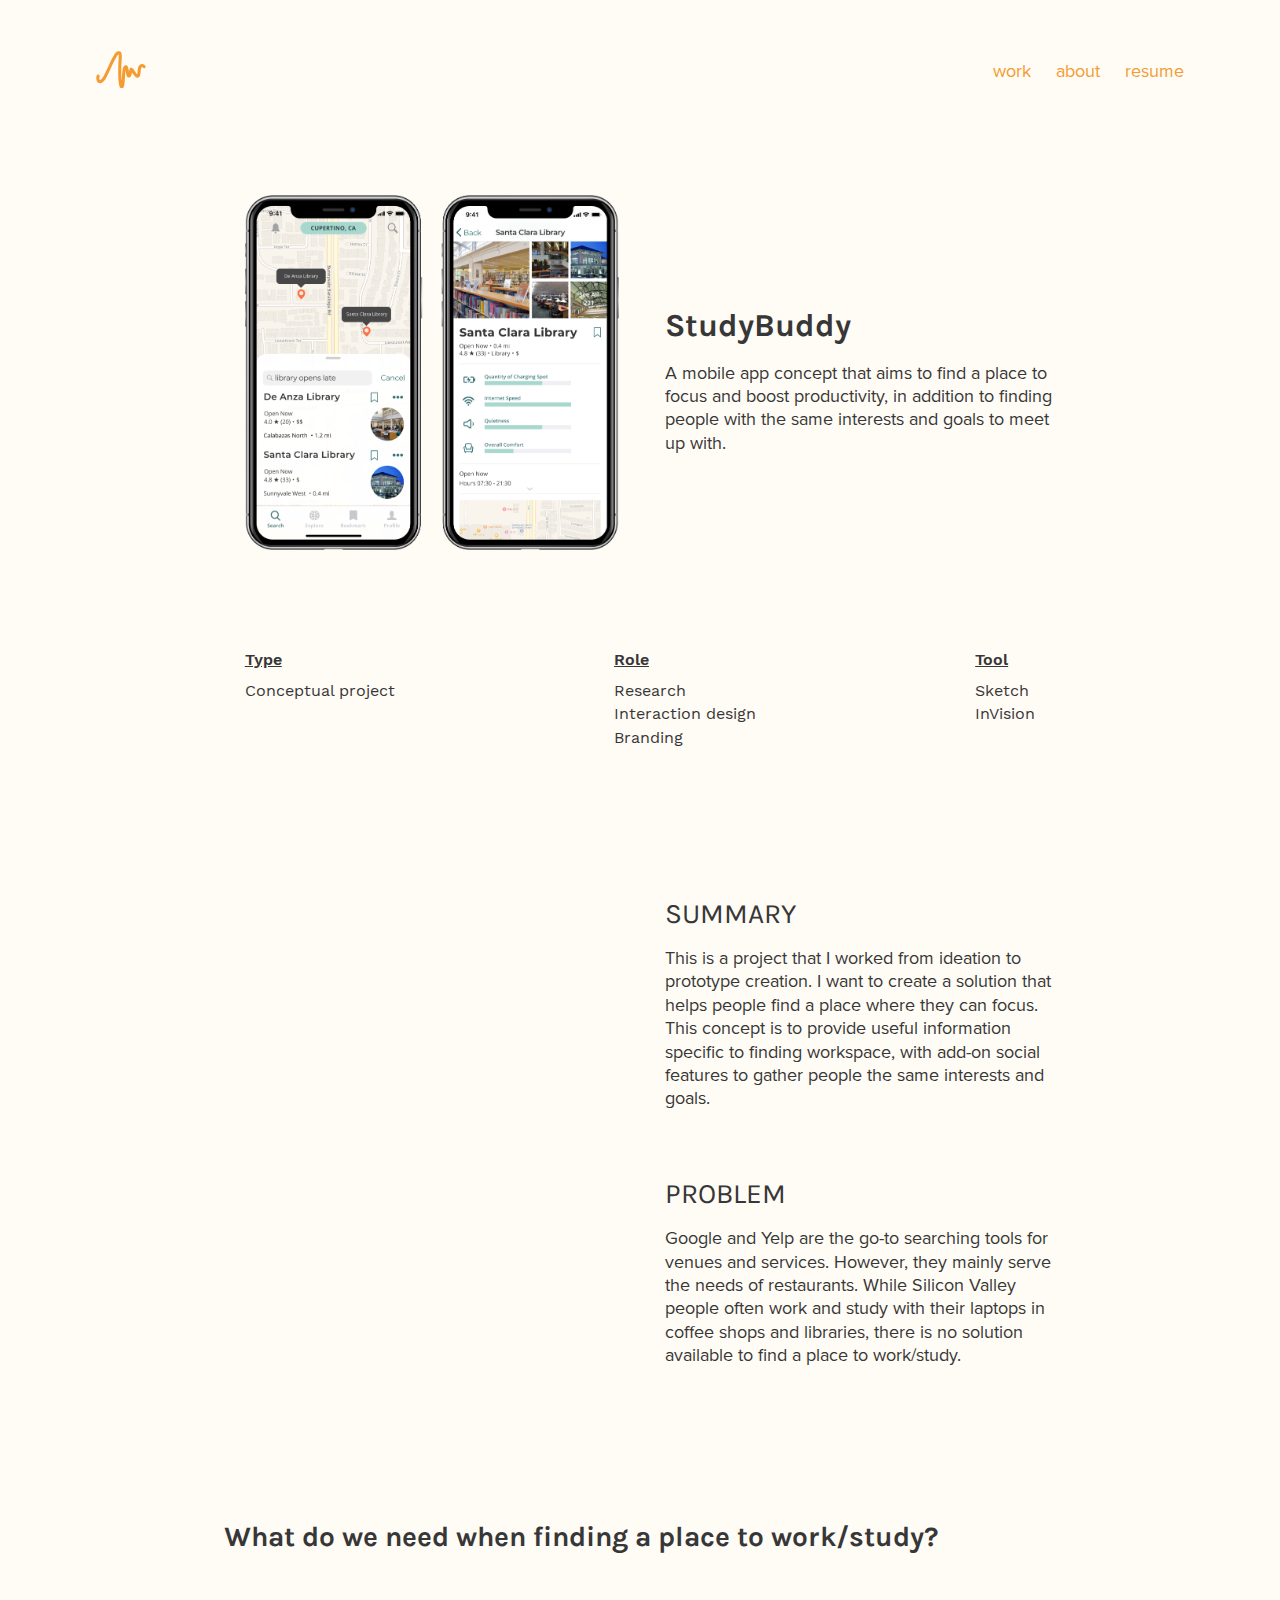
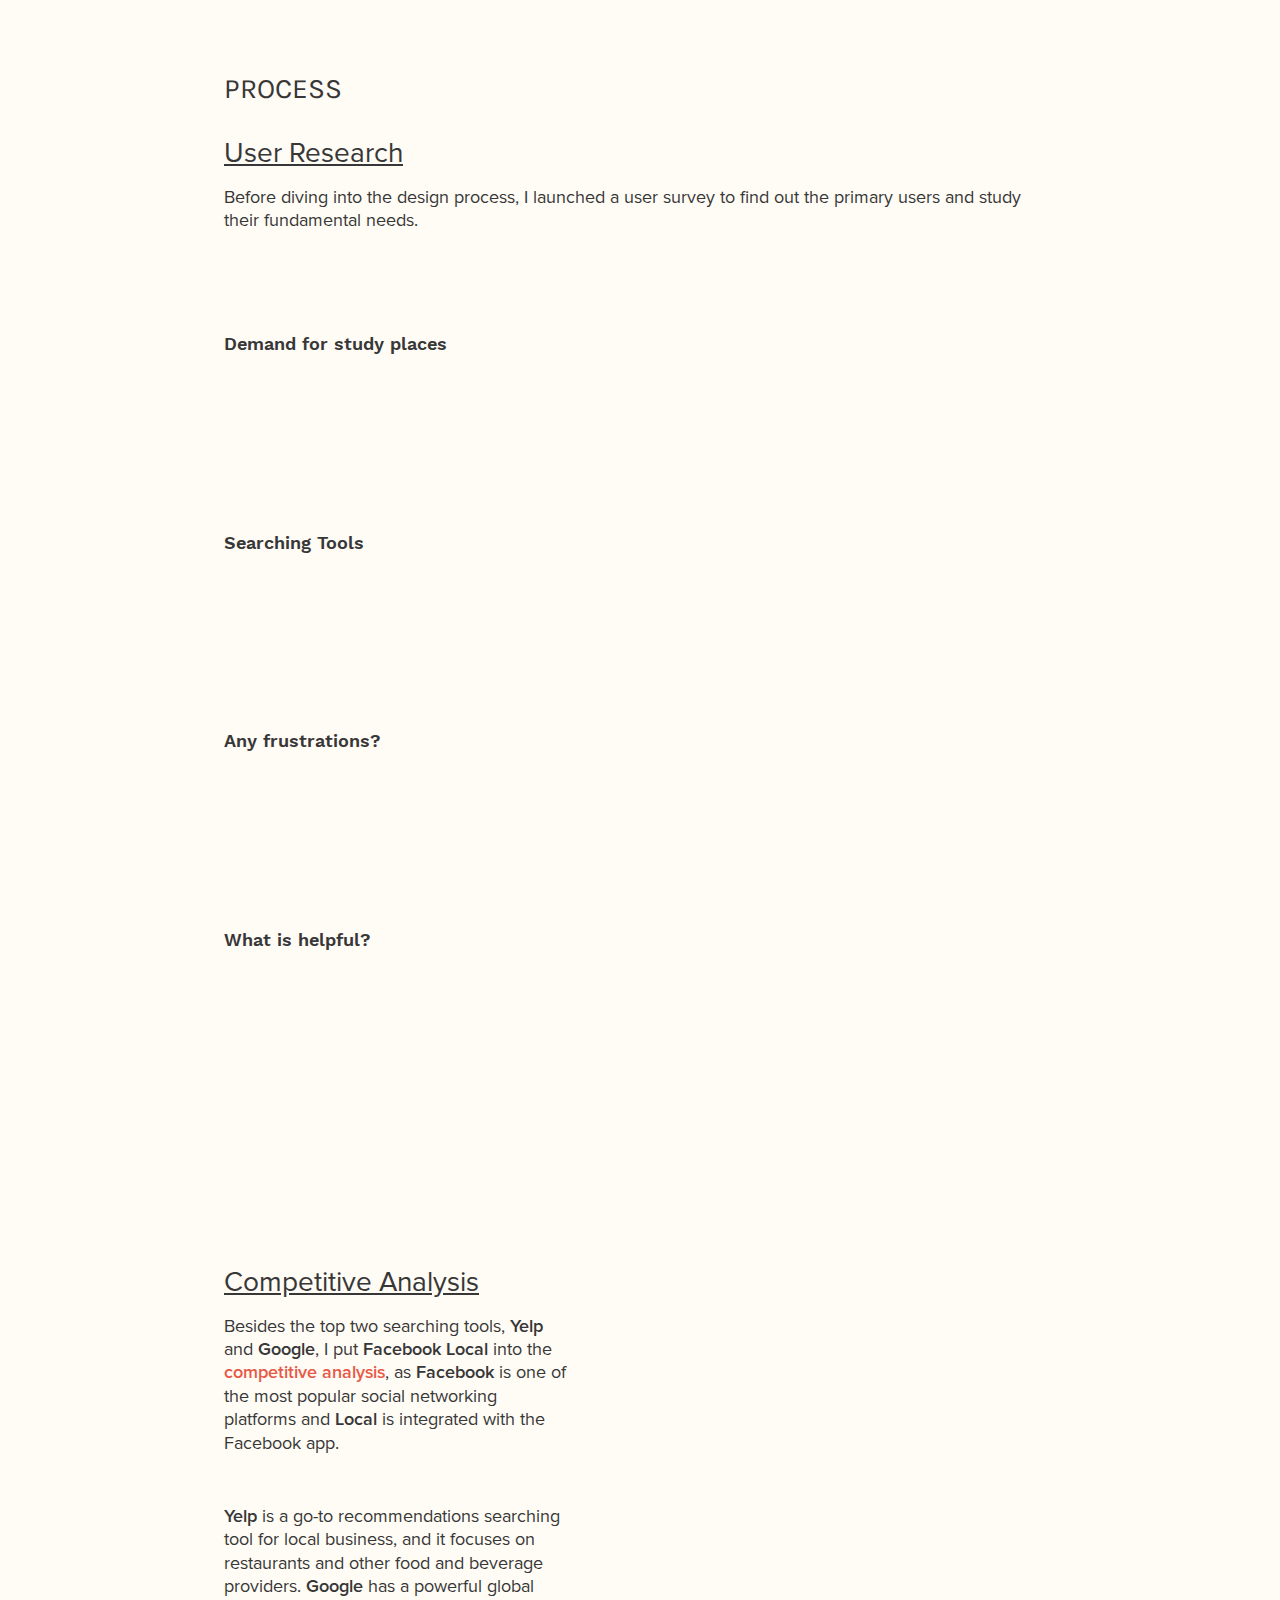
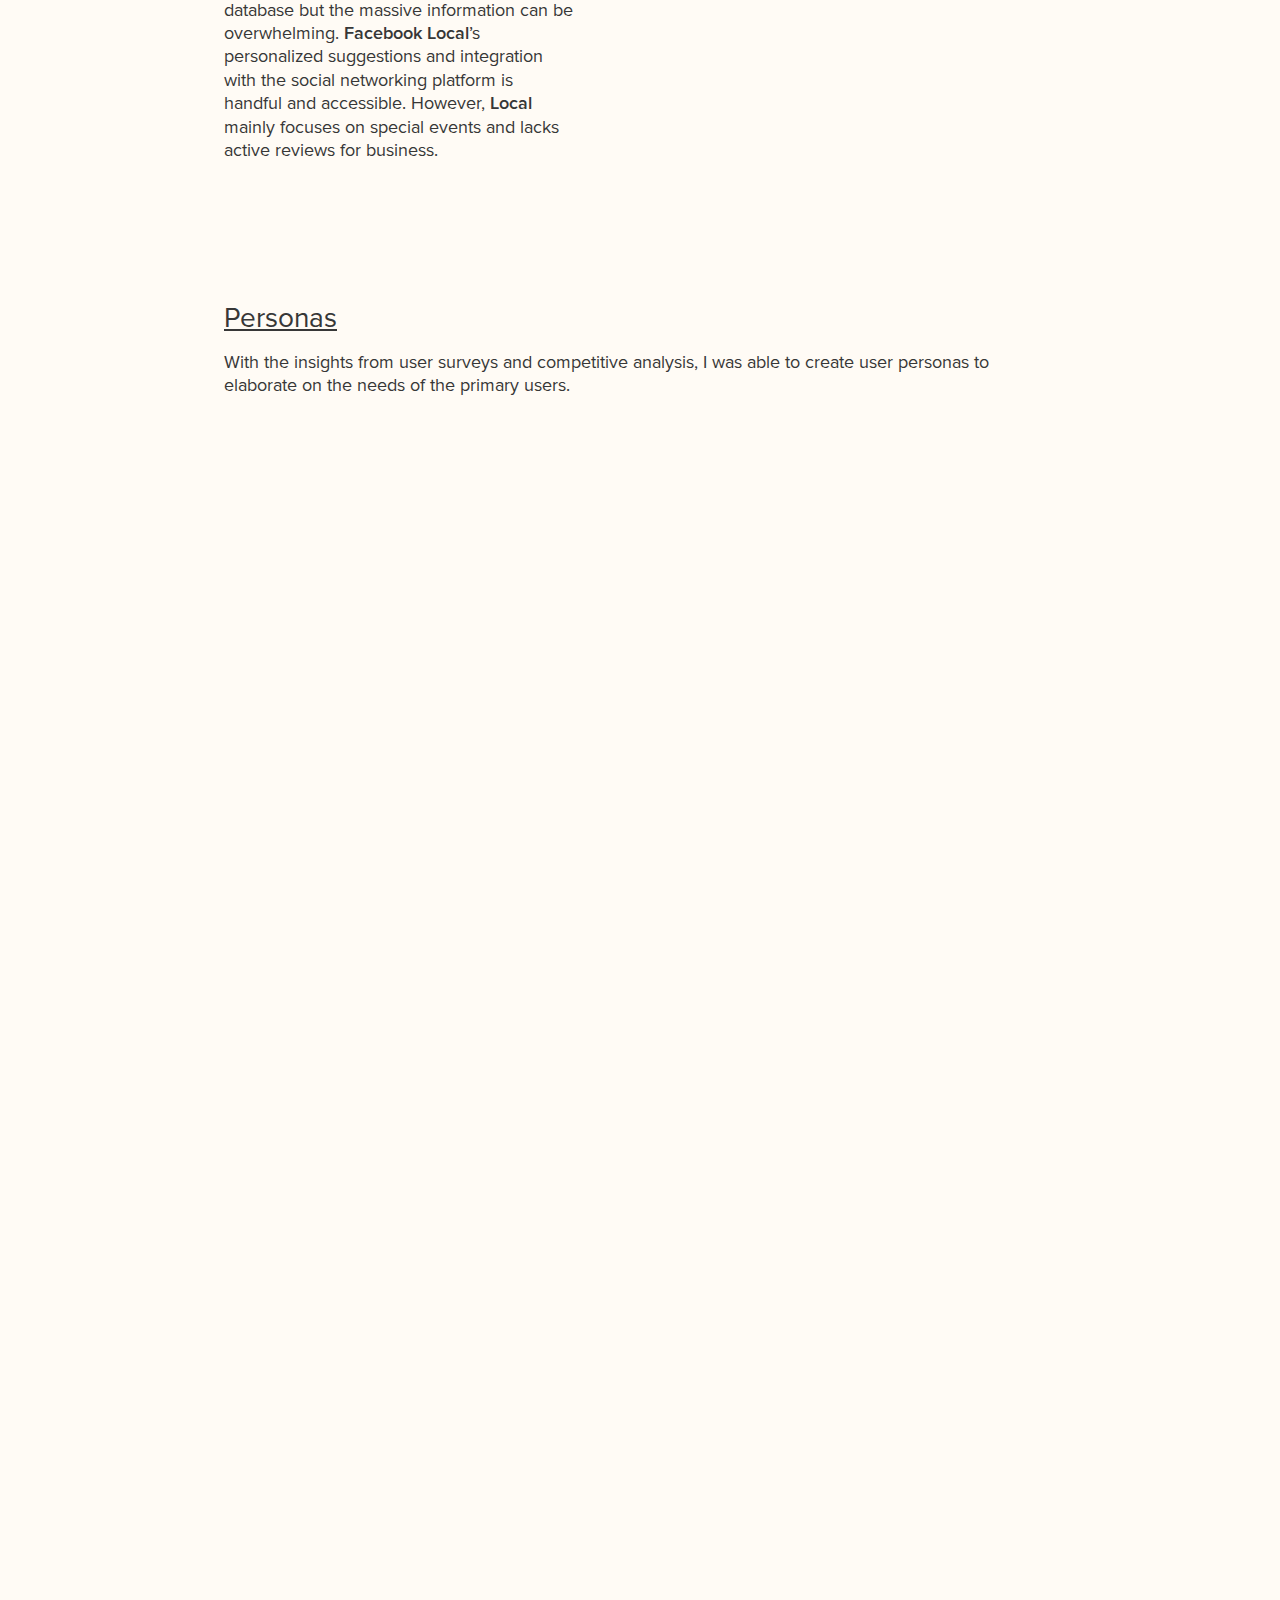
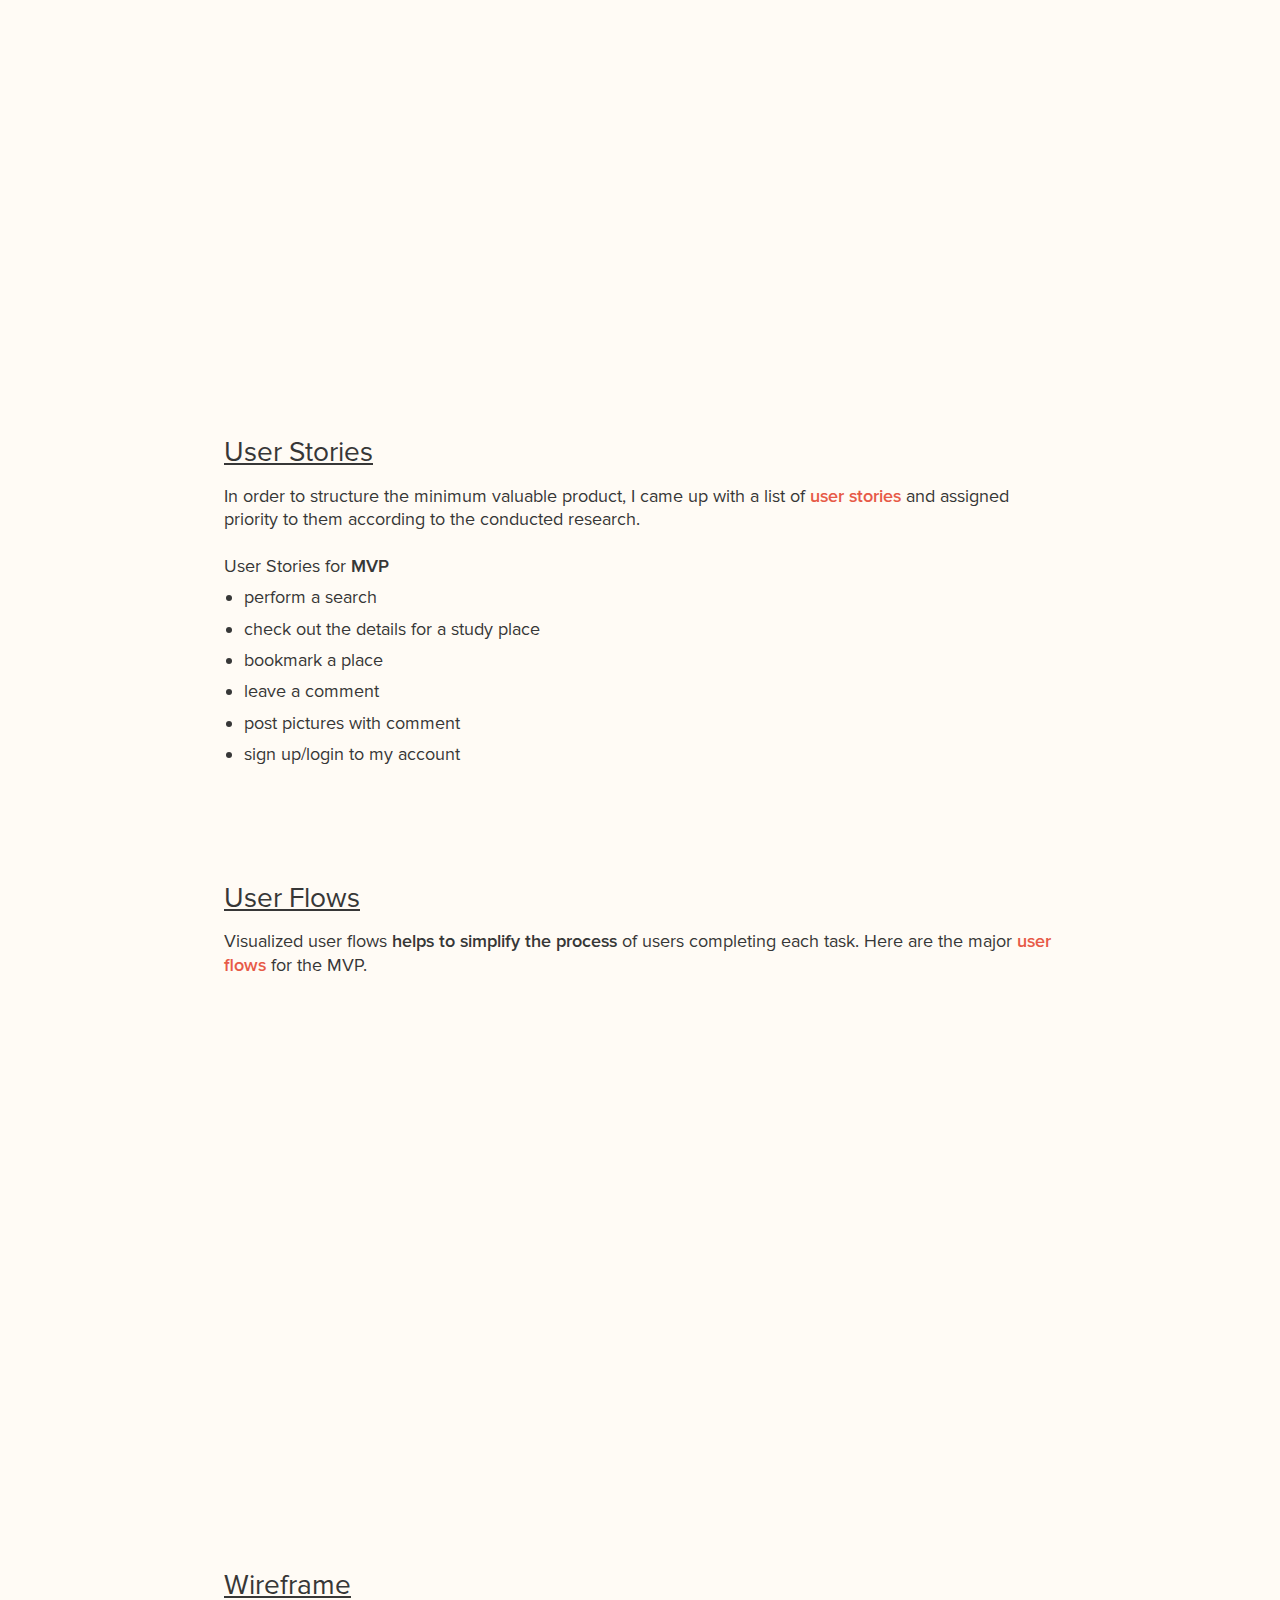
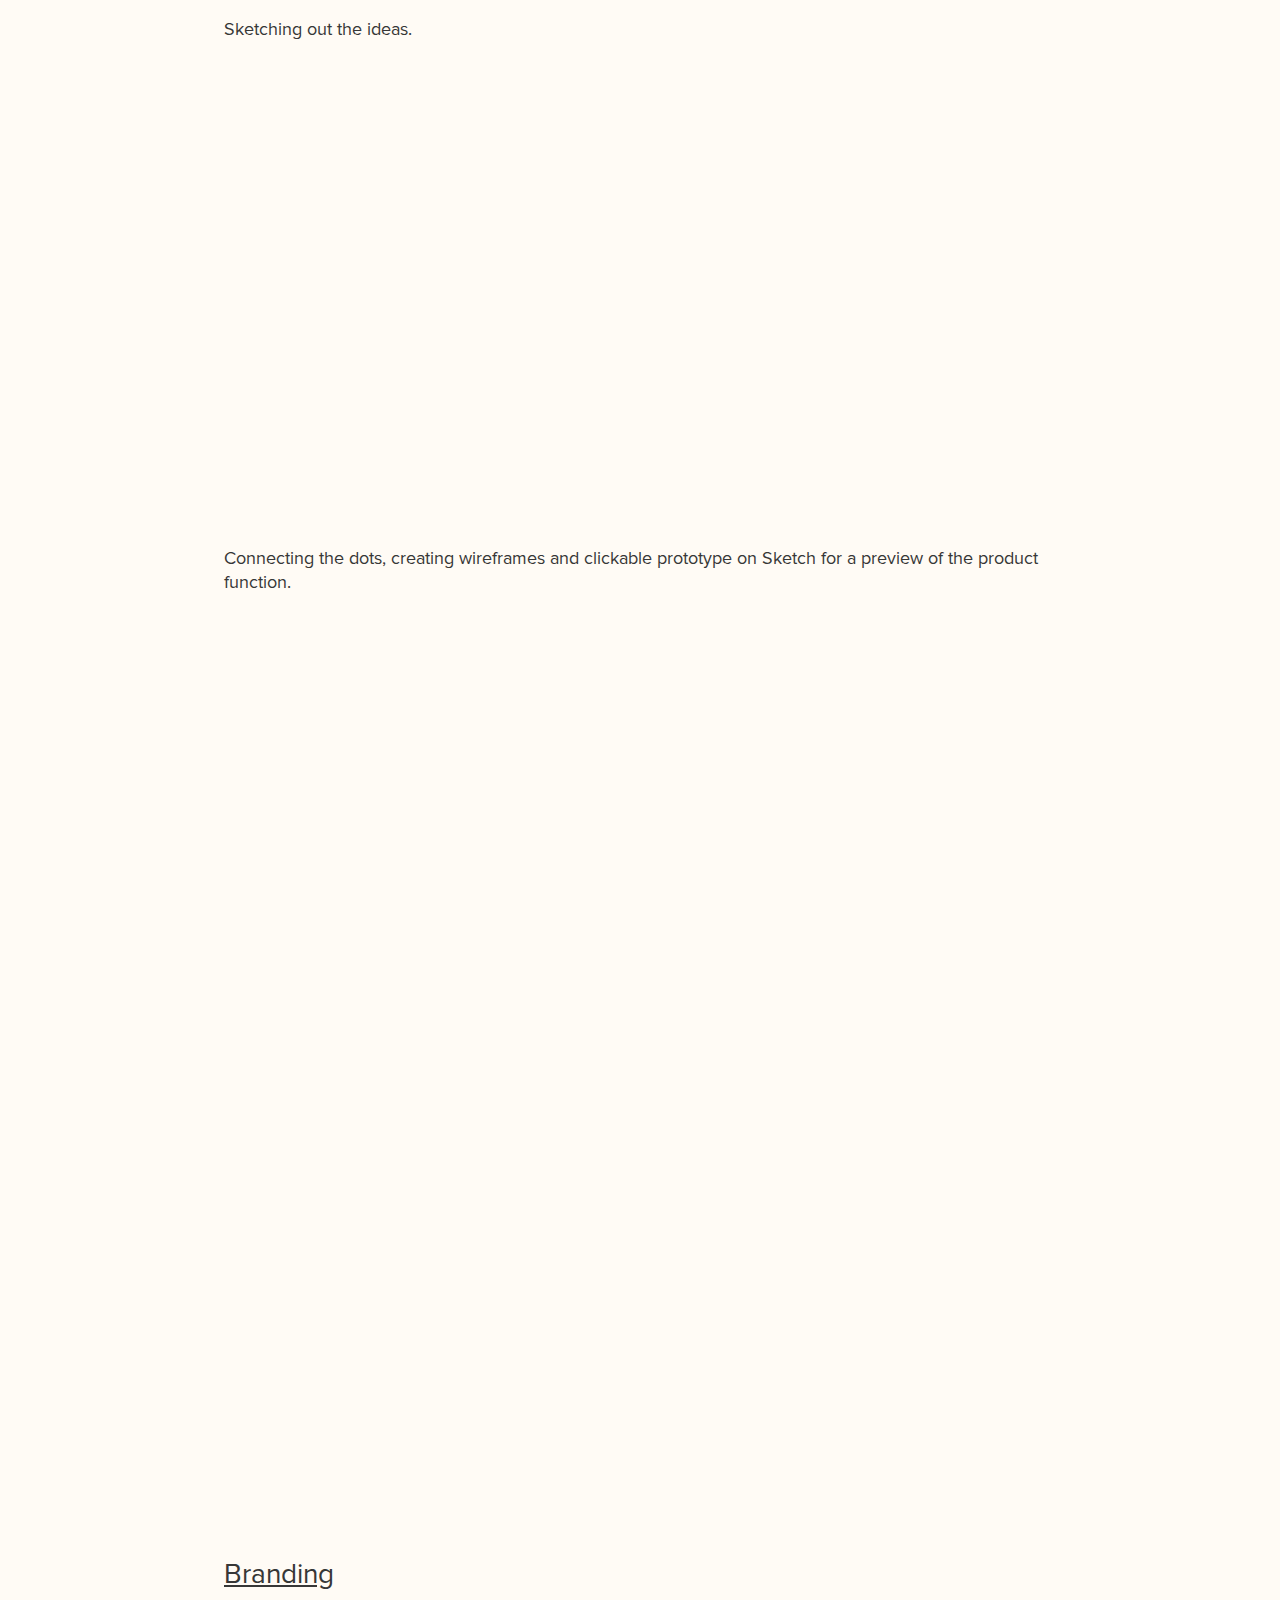
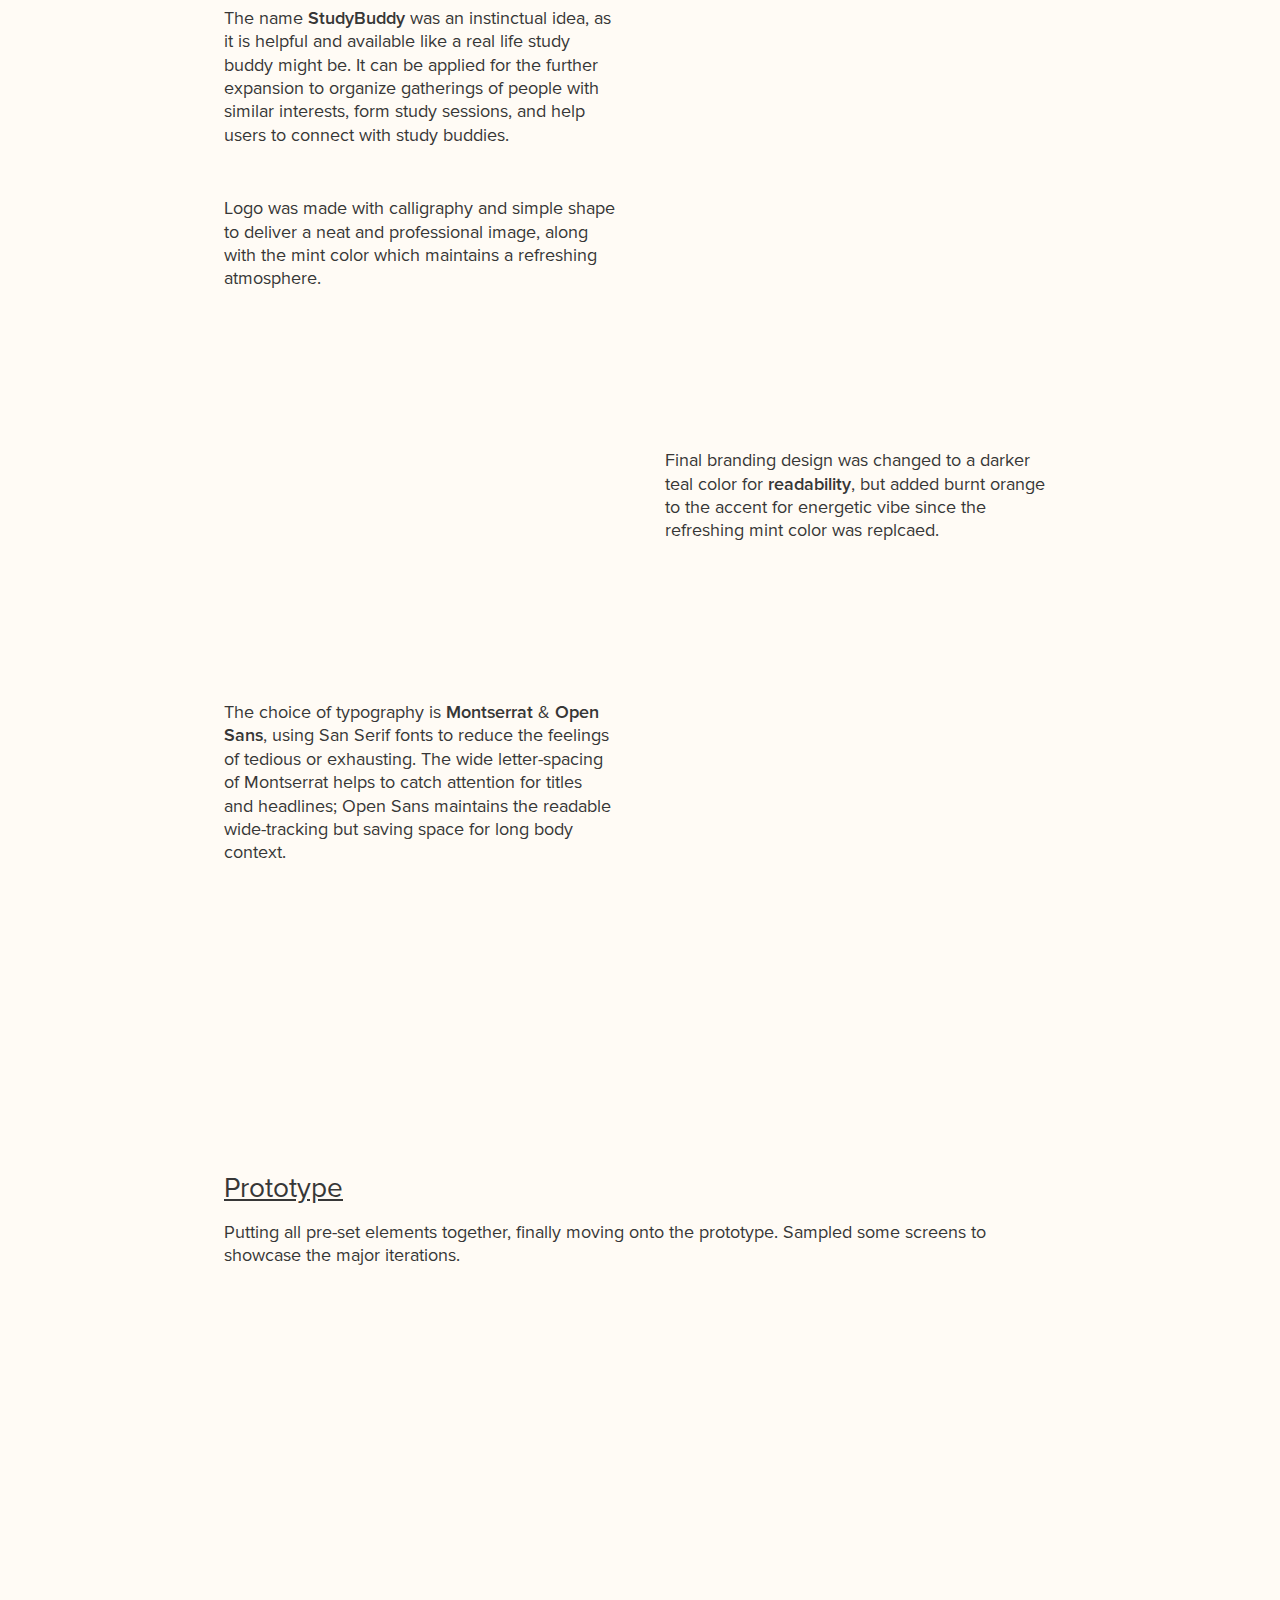
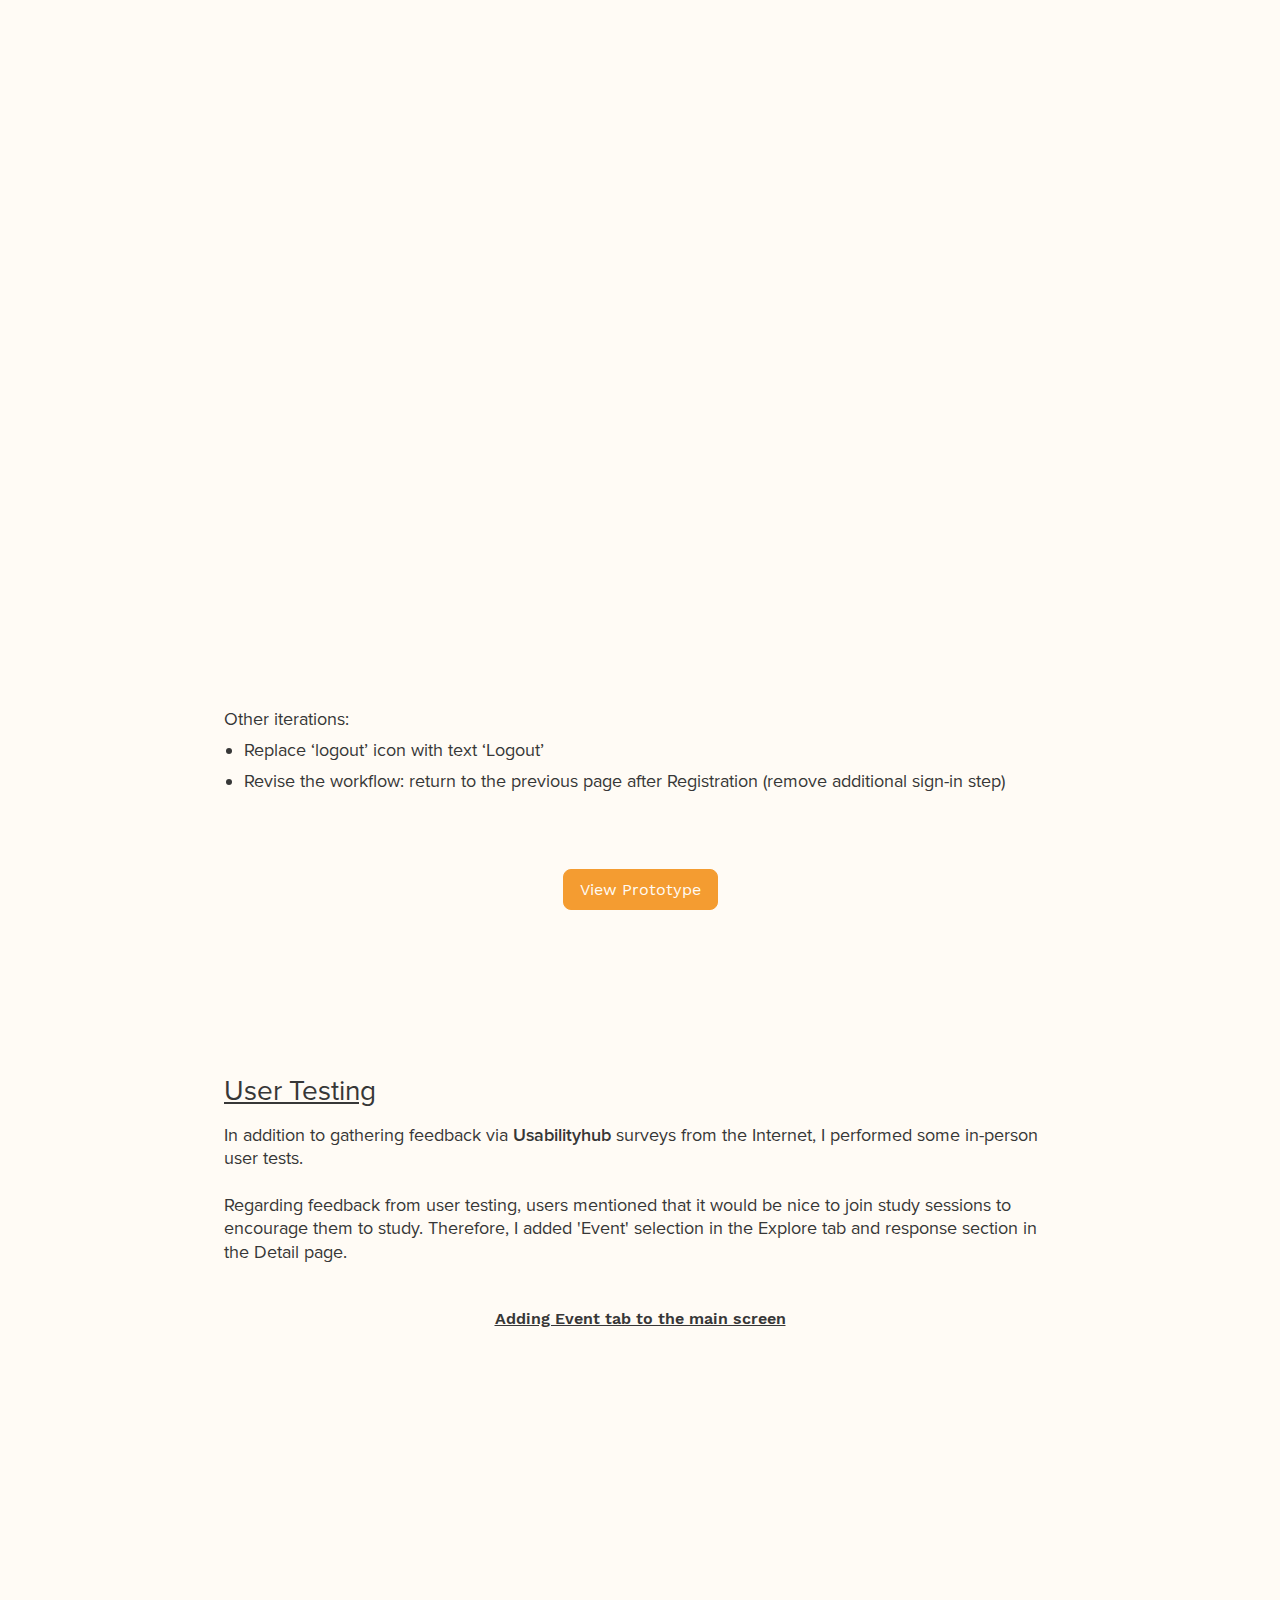
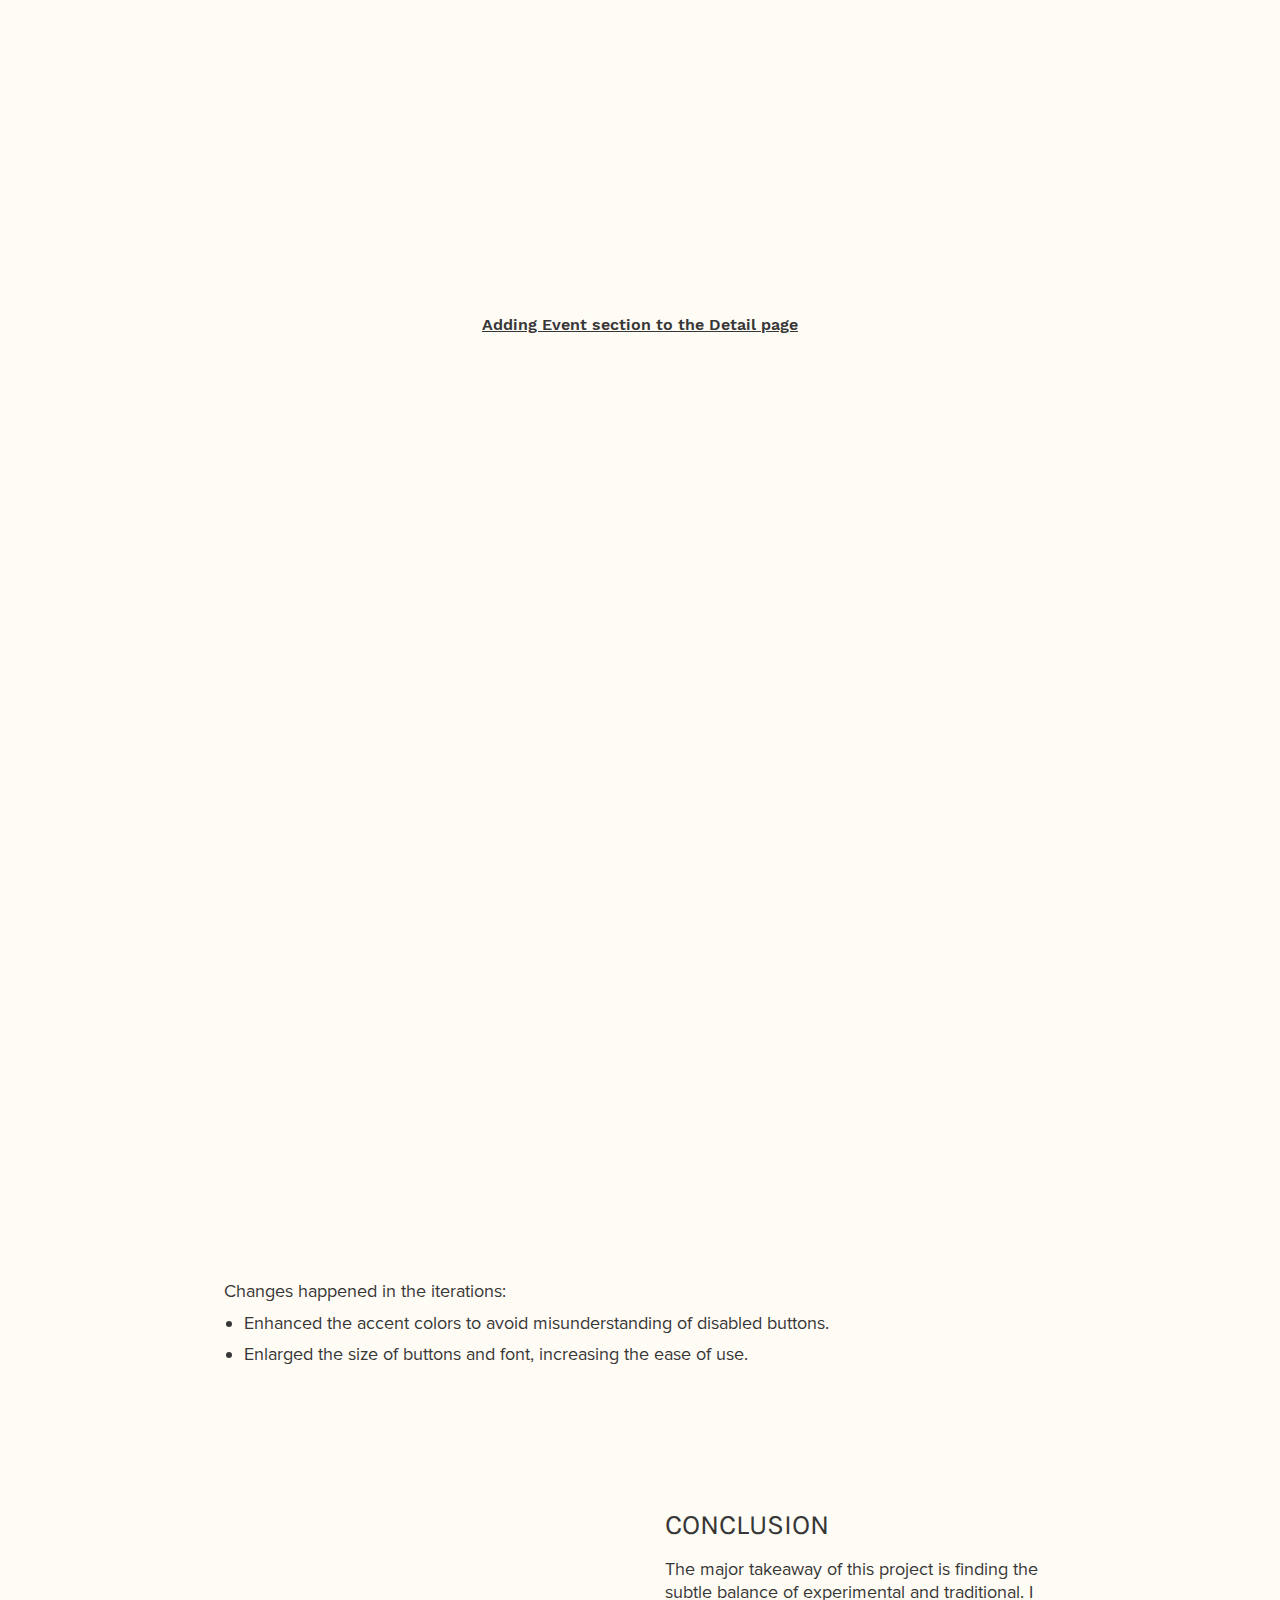
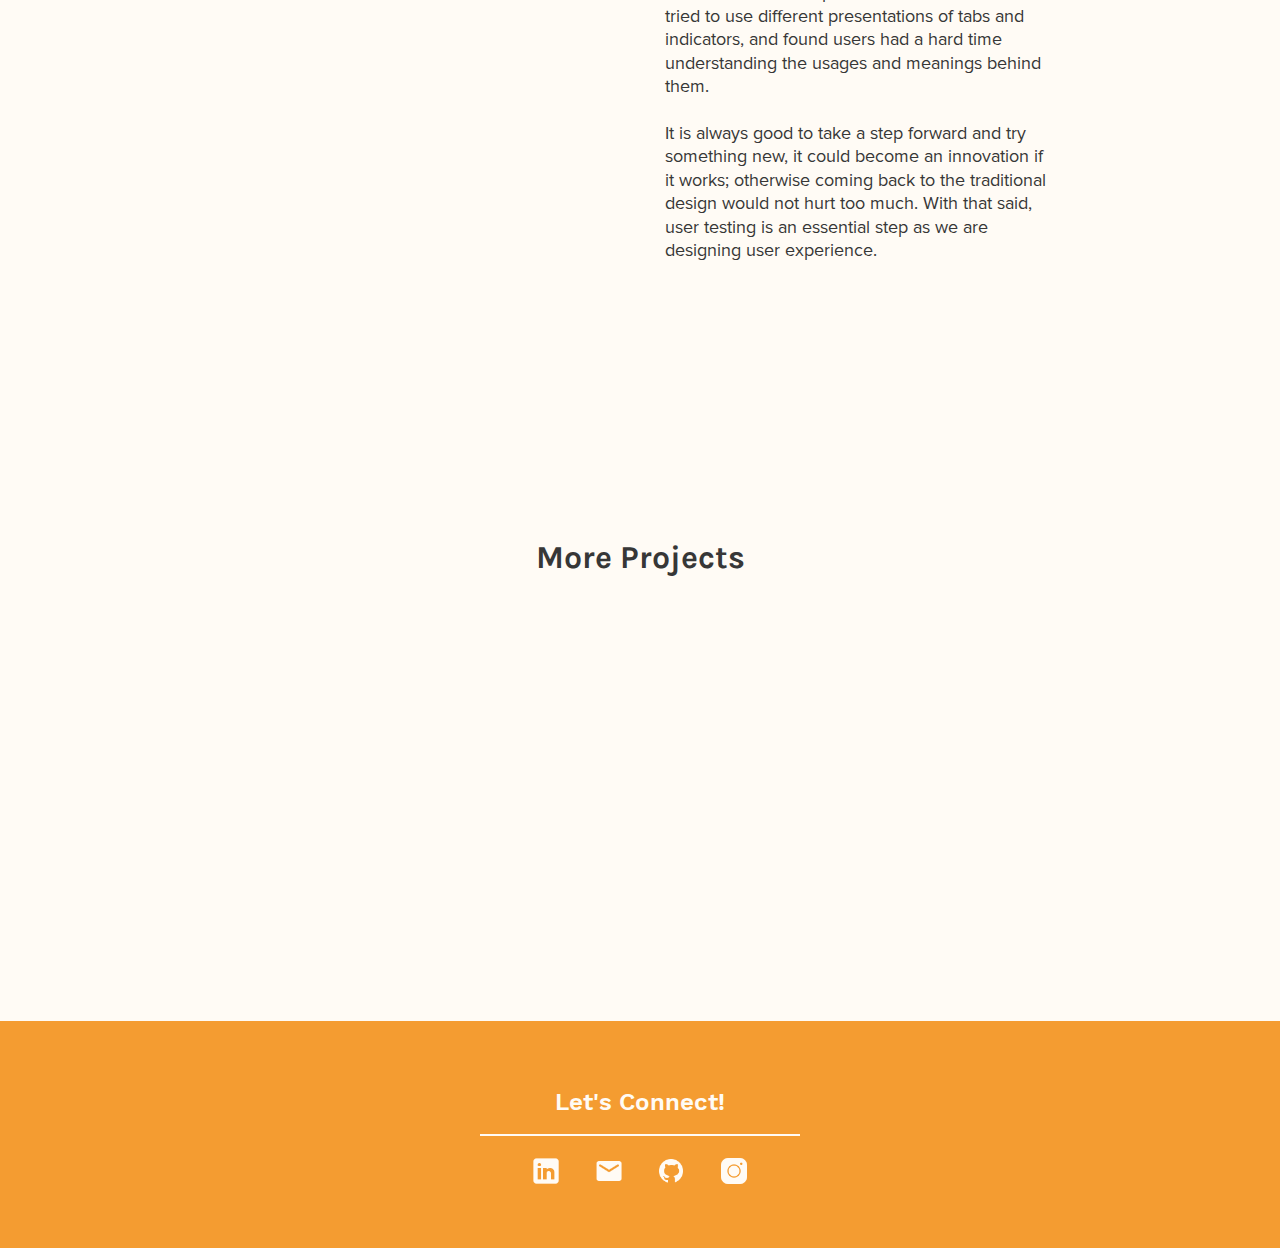
<file: studybuddy.html>
<!DOCTYPE html>
<html>
  <head>
    <!-- Global site tag (gtag.js) - Google Analytics -->
    <script async src="https://www.googletagmanager.com/gtag/js?id=UA-135998158-1"></script>
    <script>
      window.dataLayer = window.dataLayer || [];
      function gtag(){dataLayer.push(arguments);}
      gtag('js', new Date());

      gtag('config', 'UA-135998158-1');
    </script>

    <!-- Required meta tags -->
    <meta charset="UTF-8">
    <meta name="viewport" content="width=device-width, initial-scale=1, shrink-to-fit=no">

    <title>StudyBuddy | Study place finder iOS Application </title>
    <link rel="shortcut icon" href="images/icons/favicon.ico" type="image/x-icon">
    <link rel="stylesheet" type="text/css" href="styles/reset.css">
    <link rel="stylesheet" type="text/css" href="https://cdnjs.cloudflare.com/ajax/libs/animate.css/3.5.2/animate.css">
    <link href="https://unpkg.com/aos@2.3.1/dist/aos.css" rel="stylesheet">
    <link rel="stylesheet" type="text/css" href="styles/studybuddy.css">
  </head>

  <body>
    <header>
      <a href="index.html"><svg class ="smallLogo" width="290" height="219" viewBox="0 0 290 219" fill="none" xmlns="http://www.w3.org/2000/svg">
      <path d="M19.8943 149.375C21.5044 144.672 18.9975 139.555 14.2949 137.944C9.59239 136.334 4.47495 138.841 2.86483 143.544L19.8943 149.375ZM272.365 96.5754C274.975 100.806 280.519 102.12 284.75 99.5104C288.98 96.9008 290.294 91.3559 287.685 87.1254L272.365 96.5754ZM129.952 9.80029L129.952 18.8003L129.952 9.80029ZM54.1897 146.459L46.2191 142.279L46.2191 142.279L54.1897 146.459ZM166.283 181.179C168.605 154.14 169.548 132.797 171.384 117.381C172.301 109.687 173.341 104.538 174.514 101.491C175.891 97.9131 175.864 100.85 172.613 100.85V82.8504C163.736 82.8504 159.552 90.2531 157.716 95.0246C155.675 100.327 154.445 107.41 153.511 115.251C151.646 130.906 150.564 153.842 148.349 179.639L166.283 181.179ZM172.613 100.85C169.777 100.85 168.563 98.9609 168.744 99.2294C168.944 99.5263 169.468 100.562 170.095 102.806C171.323 107.199 172.206 113.359 173.134 120.341C174.01 126.927 174.936 134.347 176.32 140.049C177 142.849 177.958 145.995 179.485 148.628C180.887 151.045 184.261 155.459 190.369 155.459V137.459C194.041 137.459 195.386 140.167 195.056 139.598C194.851 139.244 194.375 138.124 193.812 135.804C192.711 131.267 191.917 125.035 190.977 117.969C190.09 111.299 189.064 103.807 187.43 97.9606C186.627 95.0846 185.481 91.8539 183.667 89.1644C181.834 86.4465 178.261 82.8504 172.613 82.8504V100.85ZM190.369 155.459C195.329 155.459 198.714 152.605 200.601 150.275C202.451 147.991 203.691 145.265 204.57 142.902C206.351 138.114 207.598 132.123 208.59 127.007C209.665 121.464 210.441 116.988 211.306 113.882C211.783 112.171 211.994 112.029 211.673 112.5C211.51 112.739 210.55 114.132 208.465 114.955C205.822 115.999 203.254 115.428 201.6 114.449L210.77 98.9598C208.391 97.5508 205.141 96.9144 201.852 98.2141C199.121 99.2929 197.551 101.261 196.806 102.352C195.321 104.528 194.483 107.197 193.966 109.051C192.845 113.077 191.855 118.755 190.919 123.58C189.901 128.832 188.89 133.424 187.699 136.627C187.419 137.379 187.165 137.954 186.949 138.374C186.726 138.806 186.601 138.962 186.614 138.945C186.622 138.936 186.905 138.581 187.539 138.209C188.242 137.798 189.225 137.459 190.369 137.459V155.459ZM201.6 114.449C200.641 113.881 200.634 113.531 201.833 115.088C202.74 116.265 203.879 117.911 205.274 120.015C207.931 124.017 211.501 129.662 215.099 134.816C218.689 139.957 222.872 145.453 227.207 149.402C229.37 151.372 232.008 153.368 235.041 154.602C238.211 155.891 242.318 156.522 246.542 154.778L239.671 138.141C240.999 137.592 241.962 137.985 241.824 137.929C241.549 137.817 240.716 137.359 239.328 136.095C236.561 133.574 233.325 129.477 229.858 124.511C226.399 119.557 223.272 114.582 220.272 110.061C218.839 107.902 217.409 105.811 216.092 104.102C215.067 102.772 213.18 100.387 210.77 98.9598L201.6 114.449ZM246.542 154.778C250.492 153.146 252.965 150.119 254.491 147.356C255.996 144.63 256.916 141.574 257.544 138.739C258.788 133.128 259.315 126.266 259.816 120.187C260.347 113.742 260.863 107.902 261.922 103.098C263.062 97.9219 264.398 96.1616 264.895 95.7755L253.857 81.5571C248.038 86.0751 245.628 93.3932 244.343 99.2252C242.976 105.43 242.386 112.528 241.877 118.708C241.337 125.253 240.889 130.701 239.971 134.842C239.519 136.883 239.06 138.063 238.734 138.654C238.428 139.208 238.616 138.576 239.671 138.141L246.542 154.778ZM21.4899 169.624C20.3975 167.57 19.3455 164.144 18.9518 160.123C18.5603 156.123 18.8952 152.292 19.8943 149.375L2.86483 143.544C0.817668 149.523 0.468593 156.066 1.0375 161.877C1.60432 167.666 3.15732 173.487 5.59685 178.075L21.4899 169.624ZM264.895 95.7755C266.897 94.2213 268.087 94.0344 268.506 94.0077C268.946 93.9796 269.409 94.0762 270.015 94.4182C270.683 94.795 271.33 95.371 271.856 95.9609C272.101 96.2358 272.276 96.4649 272.371 96.596C272.394 96.6279 272.412 96.6529 272.423 96.67C272.435 96.687 272.441 96.696 272.441 96.6959C272.441 96.6957 272.435 96.6863 272.422 96.6667C272.416 96.6569 272.408 96.6444 272.399 96.6293C272.394 96.6217 272.389 96.6134 272.383 96.6044C272.38 96.6 272.377 96.5953 272.374 96.5905C272.373 96.5881 272.37 96.5843 272.37 96.5831C272.367 96.5793 272.365 96.5754 280.025 91.8504C287.685 87.1254 287.682 87.1215 287.68 87.1175C287.679 87.1161 287.677 87.112 287.675 87.1092C287.671 87.1036 287.668 87.0977 287.664 87.0917C287.656 87.0796 287.648 87.0666 287.64 87.0528C287.622 87.0253 287.603 86.9943 287.581 86.9602C287.537 86.892 287.484 86.8109 287.423 86.718C287.299 86.5325 287.138 86.2987 286.941 86.0266C286.548 85.4855 285.999 84.7762 285.295 83.9863C283.923 82.4466 281.777 80.3876 278.862 78.7424C275.885 77.0622 271.976 75.7498 267.36 76.0442C262.722 76.34 258.172 78.2071 253.857 81.5571L264.895 95.7755ZM129.952 18.8003C131.376 18.8003 131.525 19.0415 131.171 18.8448C130.633 18.5455 130.514 18.1566 130.663 18.4945C131.331 20.0095 131.898 23.7813 131.723 32.6507C131.408 48.6434 128.754 78.9238 128.754 124.088H146.754C146.754 78.2757 149.357 51.4125 149.72 33.0055C149.884 24.6749 149.646 16.9329 147.134 11.234C145.693 7.96491 143.39 5.04402 139.921 3.11449C136.637 1.28761 133.107 0.800297 129.952 0.800293L129.952 18.8003ZM128.754 124.088C128.754 147.054 129.701 165.586 131.225 179.667C132.709 193.384 134.829 203.848 137.67 209.967C138.412 211.566 139.421 213.359 140.837 214.906C142.219 216.415 144.742 218.485 148.443 218.769C152.352 219.069 155.29 217.221 157.009 215.568C158.645 213.993 159.731 212.117 160.473 210.558C163.291 204.631 165.149 194.376 166.283 181.179L148.349 179.639C147.213 192.861 145.492 200.146 144.217 202.828C143.935 203.421 143.966 203.138 144.527 202.598C145.17 201.979 147.014 200.606 149.821 200.822C152.42 201.022 153.835 202.447 154.113 202.75C154.425 203.091 154.335 203.118 153.996 202.388C152.514 199.195 150.595 191.358 149.12 177.73C147.685 164.466 146.754 146.609 146.754 124.088H128.754ZM5.59685 178.075C9.01869 184.511 17.9099 191.082 29.8654 186.932C40.2703 183.32 50.9292 172.056 62.1602 150.639L46.2191 142.279C35.3776 162.954 27.4793 168.706 23.9622 169.927C22.5678 170.411 22.0734 170.13 22.0299 170.11C21.9211 170.06 21.8025 169.98 21.6867 169.867C21.6297 169.812 21.5819 169.756 21.5448 169.706C21.5267 169.682 21.513 169.662 21.5033 169.647C21.4936 169.631 21.4894 169.624 21.4899 169.624L5.59685 178.075ZM62.1602 150.639C73.2153 129.557 88.094 94.3263 101.591 66.2443C108.509 51.8515 115.126 39.1643 121.02 30.165C123.985 25.638 126.53 22.4139 128.595 20.4205C130.977 18.1204 131.326 18.8003 129.952 18.8003L129.952 0.800293C123.999 0.800285 119.236 4.43537 116.092 7.47138C112.63 10.8141 109.234 15.3069 105.962 20.3033C99.3818 30.3507 92.3421 43.9361 85.3678 58.4467C71.081 88.1714 57.2366 121.27 46.2191 142.279L62.1602 150.639Z" fill="#F49C31"/>
      </svg></a>
      <div class="menu">
        <a class="menuLink" href="index.html#mywork">work</a>
        <a class="menuLink" href="biography.html">about</a>
        <a class="menuLink" href="wongavril.pdf" target="_blank">resume</a>
      </div>
    </header>

    <div class="mainContent">

      <div class="row">
        <div class="subrow">
          <div class="card">
            <img data-aos="fade-up" data-aos-duration="1300" class="projectImage" src="images/project2/hero.png"/>
          </div>
          <div class="card">
            <div class="paragraphRight">
              <div class="projectName">StudyBuddy</div>
              <div class="context">
                A mobile app concept that aims to find a place to focus and boost productivity, 
                in addition to finding people with the same interests and goals to meet up with.
              </div>
            </div>
          </div>
        </div>
      </div>


      <div class="row">
        <div class="intro">
          <div class="introText">
            <div class="label">Type</div>
            <div class="caption">Conceptual project</div>
          </div>
          <div class="introText">
            <div class="label">Role</div>
            <div class="caption">Research<br>Interaction design<br>Branding</div>
          </div>
          <div class="introText">
            <div class="label">Tool</div>
            <div class="caption">Sketch<br>InVision</div>
          </div>
        </div>
      </div>

      <div class="row">
        <div class="subrow">
          <div class="card">
            <img class="introImage" data-aos="fade-up" data-aos-duration="1300" src="images/project2/introsb.png"/>
          </div>

          <div class="card">
            <div class="paragraphRight">
              <div class="title">SUMMARY</div>
              <div class="context">
                This is a project that I worked from ideation to prototype creation. 
                I want to create a solution that helps people find a place where they can focus. 
                This concept is to provide useful information specific to finding workspace,
                 with add-on social features to gather people the same interests and goals.
              </div>
            </div>
            <div class="paragraphRight">
              <div class="title">PROBLEM</div>
              <div class="context">
                Google and Yelp are the go-to searching tools for venues and services. 
                However, they mainly serve the needs of restaurants. 
                While Silicon Valley people often work and study with their laptops in coffee shops and libraries, 
                there is no solution available to find a place to work/study.
              </div>
            </div>
           </div> 
        </div>
      </div>



      <div class="row">
        <div class="titleBold">What do we need when finding a place to work/study?</div>
      </div>

      <div class="row">
        <div class="title">PROCESS</div>
        <div id="research" class="subtitle">User Research</div>
        <div class="context">
          Before diving into the design process, 
          I launched a user survey to find out the primary users and study their fundamental needs.
        </div>
      </div>

      <div class="row">
        <div class="researchContainer">
          <div class="researchTitle">Demand for study places</div>
          <div class="userResearch" data-aos="fade-up" data-aos-duration="1300">
            <div class="researchBG">
              <div class="researchNumber">66<span>%</span></div>
              <div class="researchContent">
                work outside of school/office <br>3 days a week
              </div>
            </div>
            <div class="researchBG">
              <div class="researchNumber">88.9<span>%</span></div>
              <div class="researchContent">
                work at coffee shops or libraries
              </div>
            </div>
          </div>
        </div>

        <div class="researchContainer">
          <div class="researchTitle">Searching Tools</div>
          <div class="userResearch" data-aos="fade-up" data-aos-duration="1300">
            <div class="researchBG">
              <div class="researchNumber">44.4<span>%</span></div>
              <div class="researchContent">
                Yelp
              </div>
            </div>
            <div class="researchBG">
              <div class="researchNumber">33.3<span>%</span></div>
              <div class="researchContent">
                Google
              </div>
            </div>
          </div>
        </div>

        <div class="researchContainer">
          <div class="researchTitle">Any frustrations?</div>
          <div class="userResearch">
            <div class="researchBG" data-aos="fade-up" data-aos-duration="1300">
              <div class="researchNumber">61.1<span>%</span></div>
              <div class="researchContent">
                Unknown internet speed
              </div>
            </div>
            <div class="researchBG" data-aos="fade-up" data-aos-duration="1300">
              <div class="researchNumber">50<span>%</span></div>
              <div class="researchContent">
                Unknown noise level
              </div>
            </div>
            <div class="researchBG" data-aos="fade-up" data-aos-duration="1300">
              <div class="researchNumber">33.3<span>%</span></div>
              <div class="researchContent">
                No specific searching tools <br>for study places
              </div>
            </div>
          </div>
        </div>

        <div class="researchContainer">
          <div class="researchTitle">What is helpful?</div>
          <div class="userResearch">
            <div class="researchBG" data-aos="fade-up" data-aos-duration="1300">
              <div class="researchNumber">83.3<span>%</span></div>
              <div class="researchContent">
                Charging outlets
              </div>
            </div>
            <div class="researchBG" data-aos="fade-up" data-aos-duration="1300">
              <div class="researchNumber">72.2<span>%</span></div>
              <div class="researchContent">
                Free Wifi
              </div>
            </div>
            <div class="researchBG" data-aos="fade-up" data-aos-duration="1300">
              <div class="researchNumber">55.6<span>%</span></div>
              <div class="researchContent">
                Opening hours
              </div>
            </div>
            <div class="researchBG" data-aos="fade-up" data-aos-duration="1300">
              <div class="researchNumber">55.6<span>%</span></div>
              <div class="researchContent">
                Noise level
              </div>
            </div>
          </div>
        </div>
      </div>


      <div class="row">
        <div class="subrow">
          <div class="card">
            <div class="paragraphLeft">
              <div class="subtitle">Competitive Analysis</div>
              <div class="context">
                Besides the top two searching tools, <b>Yelp</b> and <b>Google</b>, 
                I put <b>Facebook Local</b> into the <a class="contentLink" href="https://drive.google.com/file/d/18_6iYmhJpXDD4X1Azc9nfLUle2TPySqi/view?usp=sharing" target="_blank">competitive analysis</a>, 
                as <b>Facebook</b> is one of the most popular social networking platforms and <b>Local</b> is integrated with the Facebook app. 
              </div>
            </div>
            <div class="paragraphLeft">
              <div class="context">
                <b>Yelp</b> is a go-to recommendations searching tool for local business, 
                and it focuses on restaurants and other food and beverage providers. 
                <b>Google</b> has a powerful global database but the massive information can be overwhelming. 
                <b>Facebook Local</b>’s personalized suggestions and integration with the social networking platform 
                is handful and accessible. However, <b>Local</b> mainly focuses on special events and lacks active reviews for business. 
              </div>
            </div>
          </div>
          <div class="card">
              <div class="competitorIcon" data-aos="fade-up" data-aos-duration="1300">
                <img class="appIcon" src="images/project2/yelp.png">
                <img src="images/project2/local.png">
                <img class="appIcon" src="images/project2/google.png">
              </div>
          </div>
        </div>
      </div>

      <div class="row">
        <div class="subtitle">Personas</div>
        <div class="context">
          With the insights from user surveys and competitive analysis, 
          I was able to create user personas to elaborate on the needs of the primary users.
        </div>
      </div>

      <div class="row">
        <div class="personaContainer">
          <div class="persona" data-aos="fade-up" data-aos-duration="1300">
            <div class="personaImage">
              <img src="images/project2/persona1.png"/>
            </div>
            <div class="personaName">Adeline K.</div>
            <div class="personaDescription1">22, Design Student</div>
            <div class="personaDescription">New York</div>
            <div class="personaMotivation">
              "The best place to get inspirations and ideas is outside of the house."
            </div>
            <div class="personaTitle">ABOUT</div>
            <div class="personaContent">
              Adeline is a college student majoring in graphic design. She has a
              heavy workload on design projects with a very tight schedule. Adeline
              has a problem of working at home, productivity usually drops to
              zero while she is at home. Also, the workspace at school is limited.
              She often needs to find a coffee shop or library to work on her projects.
              <br><br>
              Due to limited resources specific on study place/workspace, Adaline
              only can search for keywords 'coffee shop' or 'library'. Some times
              she doesn't like going to libraries because they are always full.
              However, she doesn't get enough information to know if the coffee
              shop is suitable for study since some of the coffee shops are
              always crowded and loud.
            </div>
            <div class="personaTitle">GOALS</div>
            <div class="personaContent">
              <ul>
                <li>Get a seat before the busy hour</li>
                <li>Obtain a go-to searching tool like 'Yelp' but specific for study place/workspace</li>
                <li>Able to search for locations by opening hour</li>
              </ul>
            </div>
            <div class="personaTitle">FRUSTRATIONS</div>
            <div class="personaContent">
              <ul>
                <li>Running out of ideas for a place to work/study</li>
                <li>Need accountability to show up at a workspace</li>
                <li>Noise level sometimes can be overwhelming</li>
              </ul>
            </div>
          </div>

          <div class="persona" data-aos="fade-up" data-aos-duration="1300">
            <div class="personaImage">
              <img src="images/project2/persona2.png"/>
            </div>
            <div class="personaName">Jimmy T.</div>
            <div class="personaDescription1">29, Software Engineer</div>
            <div class="personaDescription">San Jose</div>
            <div class="personaMotivation">
              "I code all day every day, and the environment matters to my productivity."
            </div>
            <div class="personaTitle">ABOUT</div>
            <div class="personaContent">
              Jimmy is a Software Engineer based in the Bay Area. Due to the Bay
              Area traffic and the flexibility of his job, he doesn't go to the
              office every day. Even though not going to the office, Jimmy still
              works hard on coding. Instead of blocking himself at home, he likes
              to step out soaking up the sun and take a sip of good coffee while he works.
              <br><br>
              Jimmy's work requires the internet a lot. If the network of a cafe
              is not stable or the speed is too slow, he would be disappointed
              since he couldn't stay any longer to enjoy the pleasant environment
              and coffee. Remark: Jimmy is a workaholic; he never lets himself
              to slack off from the work schedule even though he doesn't go into the office.
            </div>
            <div class="personaTitle">GOALS</div>
            <div class="personaContent">
              <ul>
                <li>Remain productivity while enjoying coffee</li>
                <li>Able to work at one place from it open to close</li>
                <li>Not to suffer from internet issue any more</li>
              </ul>
            </div>
            <div class="personaTitle">FRUSTRATIONS</div>
            <div class="personaContent">
              <ul>
                <li>Unable to get a seat when it happens to go in during the busy hour</li>
                <li>Has to leave without the work done due to the internet issues</li>
                <li>Unable to get suggestions on 'good workplace'</li>
              </ul>
            </div>
          </div>
        </div>
      </div>

      <div class="row">
        <div class="subtitle">User Stories</div>
          <div class="context">
            In order to structure the minimum valuable product, 
            I came up with a list of  <a class="contentLink" href="https://docs.google.com/spreadsheets/d/1HQCyA1pYzTDbHcFkOEFnsBHP9pgWG_VOtabVoct_wWw/edit?usp=sharing" target="_blank">user stories</a>
            and assigned priority to them according to the conducted research. 
          <br><br>
            User Stories for <b>MVP</b>
            <ul>
              <li>perform a search</li>
              <li>check out the details for a study place</li>
              <li>bookmark a place</li>
              <li>leave a comment</li>
              <li>post pictures with comment</li>
              <li>sign up/login to my account</li>
            </ul>
          </div>
      </div>

      <div class="row">
        <div class="subtitle">User Flows</div>
        <div class="context">
          Visualized user flows <b>helps to simplify the process</b> of users
          completing each task. Here are the major
          <a class="contentLink" href="https://whimsical.com/XddDs2VoM1mrSehFVRFwSZ#2Ux7TurymMr13TReUrLx" target="_blank">user flows</a>
           for the MVP.
        </div>
      </div>

      <div class="row">
        <div class="userflowContainer">
          <img class="userFlow" data-aos="fade-up" data-aos-duration="1300" src="images/project2/userflow.png">
        </div>
      </div>

      <div class="row">
        <div class="subtitle">Wireframe</div>
          <div class="context">
            Sketching out the ideas.
          </div>
        <div class="sketchesContainer">
          <img class="sketches" data-aos="fade-up" data-aos-duration="1300" src="images/project2/sketch2.png">
          <img class="sketches" data-aos="fade-up" data-aos-duration="1300" src="images/project2/sketch1.png">
        </div>
      </div>
         
       <div class="row">
          <div class="context">
            Connecting the dots, creating wireframes and clickable prototype on Sketch for a preview of the product function. 
          </div>
          <img class="wireframeSketches" data-aos="fade-up" data-aos-duration="1300" src="images/project2/wireframe.png">
      </div>

      <div class="row">
        <div class="subrow">
          <div class="card">
            <div class="paragraphLeft">
              <div id="branding" class="subtitle">Branding</div>
              <div class="context">
                The name <b>StudyBuddy</b> was an instinctual idea, as it is helpful and available like a real life study buddy might be. 
                It can be applied for the further expansion to organize gatherings of people with similar interests, form study sessions, 
                and help users to connect with study buddies.
              </div>
            </div>
            <div class="paragraphLeft">
              <div class="context">
                Logo was made with calligraphy and simple shape to deliver a neat and professional image, 
                along with the mint color which maintains a refreshing atmosphere.
              </div>
            </div>
          </div>
          <div class="card">
            <img class="logodraft" data-aos="fade-up" data-aos-duration="1300" src="images/project2/logodraft.png">
          </div>
        </div>
      </div>
        
      <div class="row">
        <div class="subrow">
          <div class="card">
            <img class="finallogo" data-aos="fade-up" data-aos-duration="1300" src="images/project2/finallogo.png">
          </div>
          <div class="card">
            <div class="paragraphRight">
              <div class="context">
                Final branding design was changed to a darker teal color for <b>readability</b>, 
                but added burnt orange to the accent for energetic vibe since the refreshing mint color was replcaed. 
              </div>
            </div>
          </div>
        </div>
      </div>

      <div class="row">
        <div class="subrow">
          <div class="card">
            <div class="paragraphLeft">
              <div class="context">
                The choice of typography is <b>Montserrat</b> & <b>Open Sans</b>, using San Serif
                fonts to reduce the feelings of tedious or exhausting. The wide letter-spacing
                of Montserrat helps to catch attention for titles and headlines;
                Open Sans maintains the readable wide-tracking but saving space for long body context.
              </div>
            </div>
          </div>
          <div class="card">
            <img class="font" data-aos="fade-up" data-aos-duration="1300" src="images/project2/font.png">
          </div>
        </div> 
        <img class="colorpalette" data-aos="fade-up" data-aos-duration="1300" src="images/project2/color.png">
      </div>
      

      <div class="row">
        <div class="subtitle">Prototype</div>
        <div class="context">
          Putting all pre-set elements together, finally moving onto the prototype.
          Sampled some screens to showcase the major iterations.
        </div> 
            <img class="userTestingImage" data-aos="fade-up" data-aos-duration="1300" src="images/project2/mockup1.png">
            <img class="userTestingImage" data-aos="fade-up" data-aos-duration="1300" src="images/project2/mockup2.png">
            <img class="userTestingImage" data-aos="fade-up" data-aos-duration="1300" src="images/project2/usertest1.png">
            <img class="userTestingImage" data-aos="fade-up" data-aos-duration="1300" src="images/project2/usertest2.png">
          
      </div>
      <div class="row">
          <div class="context">
            Other iterations:
            <ul>
              <li>Replace ‘logout’ icon with text ‘Logout’</li>
              <li>Revise the workflow: return to the previous page after Registration (remove additional sign-in step)</li>
            </ul>
          </div>

        <div class="row">
          <div class="projectButton">
            <a href="https://invis.io/TUTENHGN8CX" target="_blank" class="button">View Prototype</a>
          </div>
        </div>
      </div>

      <div class="row">
        <div class="subtitle">User Testing</div>
        <div class="context">
          In addition to gathering feedback via <b>Usabilityhub</b> surveys from the Internet, 
          I performed some in-person user tests.
          <br><br>
          Regarding feedback from user testing, users mentioned that it would be nice to join study sessions to 
          encourage them to study. Therefore, I added 'Event' selection in the Explore tab and response section 
          in the Detail page.
        </div>
        <div class="userTesting">
          <div class="userTestingContainer">
            <div class="label">Adding Event tab to the main screen</div>
            <img class="userTestingImage" data-aos="fade-up" data-aos-duration="1300" src="images/project2/event1.png">
          </div>
          <div class="userTestingContainer">
            <div class="label">Adding Event section to the Detail page</div>
            <img class="userTestingImage" data-aos="fade-up" data-aos-duration="1300" src="images/project2/event2.png">
          </div>
        </div>
        <div class="context">
          Changes happened in the iterations:
          <ul>
            <li>Enhanced the accent colors to avoid misunderstanding of disabled buttons.</li>
            <li>Enlarged the size of buttons and font, increasing the ease of use.</li>
          </ul>
        </div>
      </div>

      <div class="row">
        <div class="subrow">
          <div class="card">
            <img class="demo" data-aos="fade-up" data-aos-duration="1300" src="images/project2/1.gif"/>
          </div>
          <div class="card">
            <div class="paragraphRight">
              <div class="title">CONCLUSION</div>
              <div class="context">
                The major takeaway of this project is finding the subtle balance of experimental and traditional. 
                I tried to use different presentations of tabs and indicators, and found users had a hard time understanding 
                the usages and meanings behind them. 
                <br><br>
                It is always good to take a step forward and try something new, 
                it could become an innovation if it works; otherwise coming back to the traditional design would not hurt too much. 
                With that said, user testing is an essential step as we are designing user experience. 
              </div>
            </div>
          </div>

        </div>
      </div>

   <div class="moreProjectsContainer">
      <div class="moreProjects">More Projects</div>
      <div class="project" data-aos="fade-up" data-aos-duration="1300">
        <div class="projectImageContainer">
          <img class="projectImage" src="images/project1/hero.png"/>
        </div>
        <div class="projectInfo">
          <div class="projectName">VIVID</div>
          <div class="projectSubtitle">Saas Cloud Storage | Web Application Prototype</div>
          <div class="projectDescription">
            A platform for fashionistas to get inspirations and to inspire others seamlessly at one place.
          </div>
          <div class="projectButton">
            <a href="vivid.html" class="button">View Case Study</a>
          </div>
        </div>
      </div>
    </div>

  </div>

  <div onclick="topFunction()" id="myBtn" title="Go to top">
    <img class="icon" src="images/icons/up.png"/>
  </div>

  <footer>
    <div class="animated pulse footer">Let's Connect!</div>
    <div class="spacer"></div>
    <div class="footerIcons">
      <a class="footerLink" href="https://www.linkedin.com/in/avrilwong/" target="_blank">
        <img class="icon" src="images/icons/icons8-linkedin.png">
      </a>
      <a class="footerLink" href="mailto:wongavril@gmail.com">
        <img class="icon" src="images/icons/icons8-email.png">
      </a>
      <a class="footerLink" href="https://github.com/wongavril/" target="_blank">
        <img class="icon" src="images/icons/icons8-github.png">
      </a>
      <a class="footerLink" href="https://www.instagram.com/avrilw_/" target="_blank">
        <img class="icon" src="images/icons/icons8-instagram.png">
      </a>
    </div>
  </footer>


  <!-- Custom Script -->
  <script src="scriptsProject.js"></script>
  <script src="https://cdnjs.cloudflare.com/ajax/libs/jquery/3.1.1/jquery.min.js"></script>
  <script src="https://unpkg.com/aos@2.3.1/dist/aos.js"></script>

  <script>
    AOS.init();
  </script>

  </body>
</html>
</file>
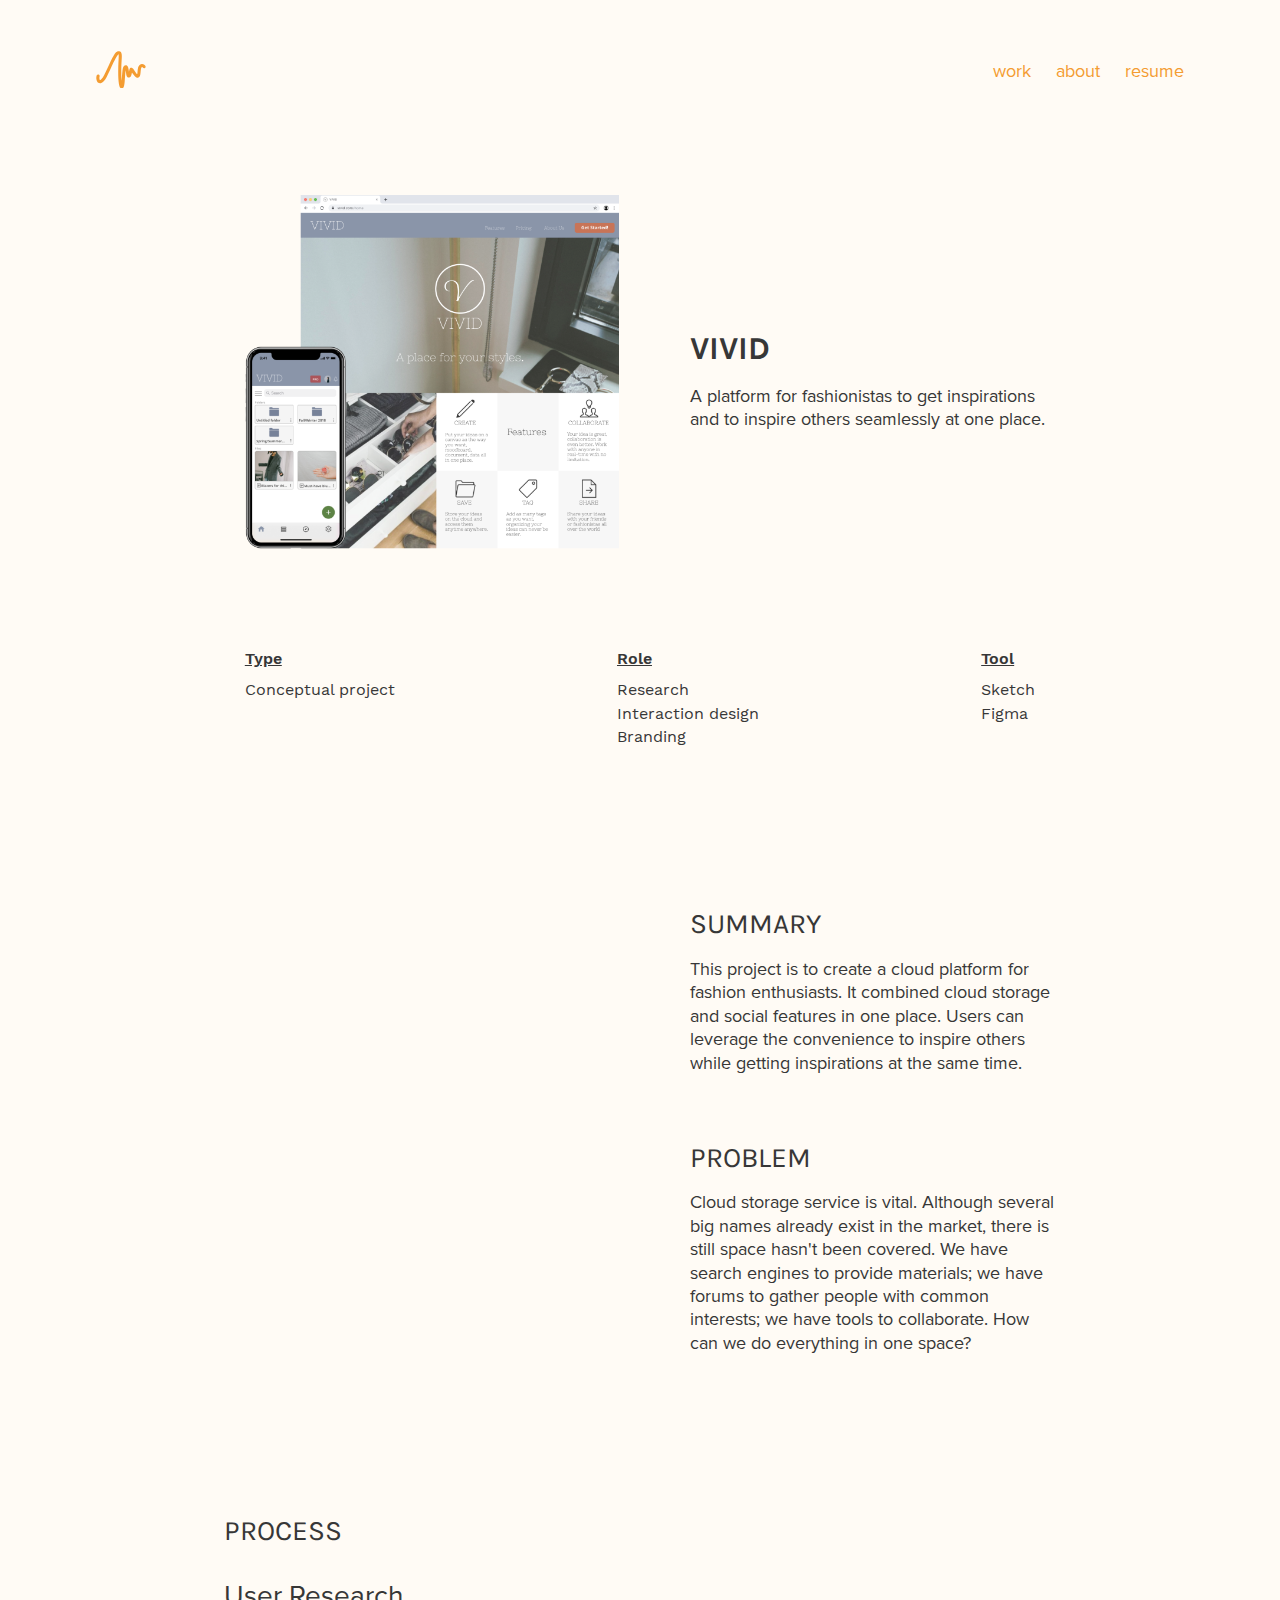
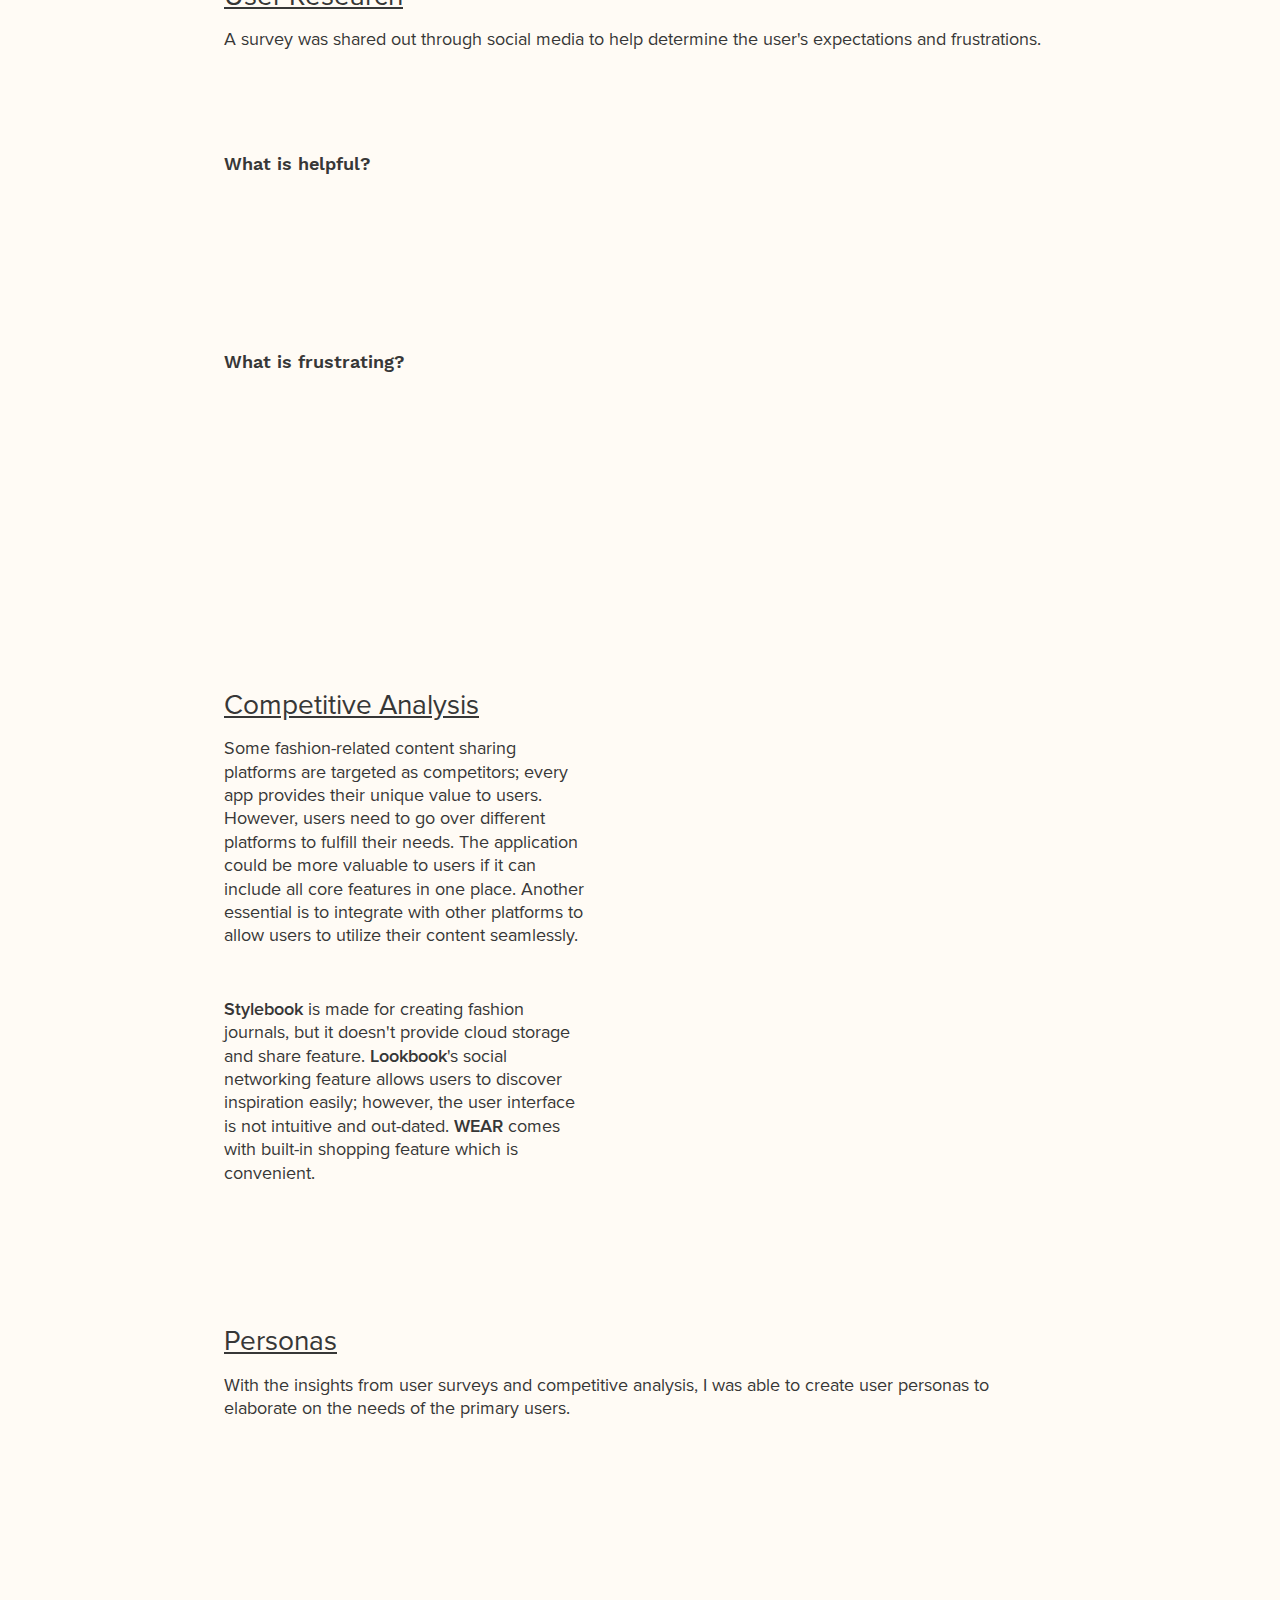
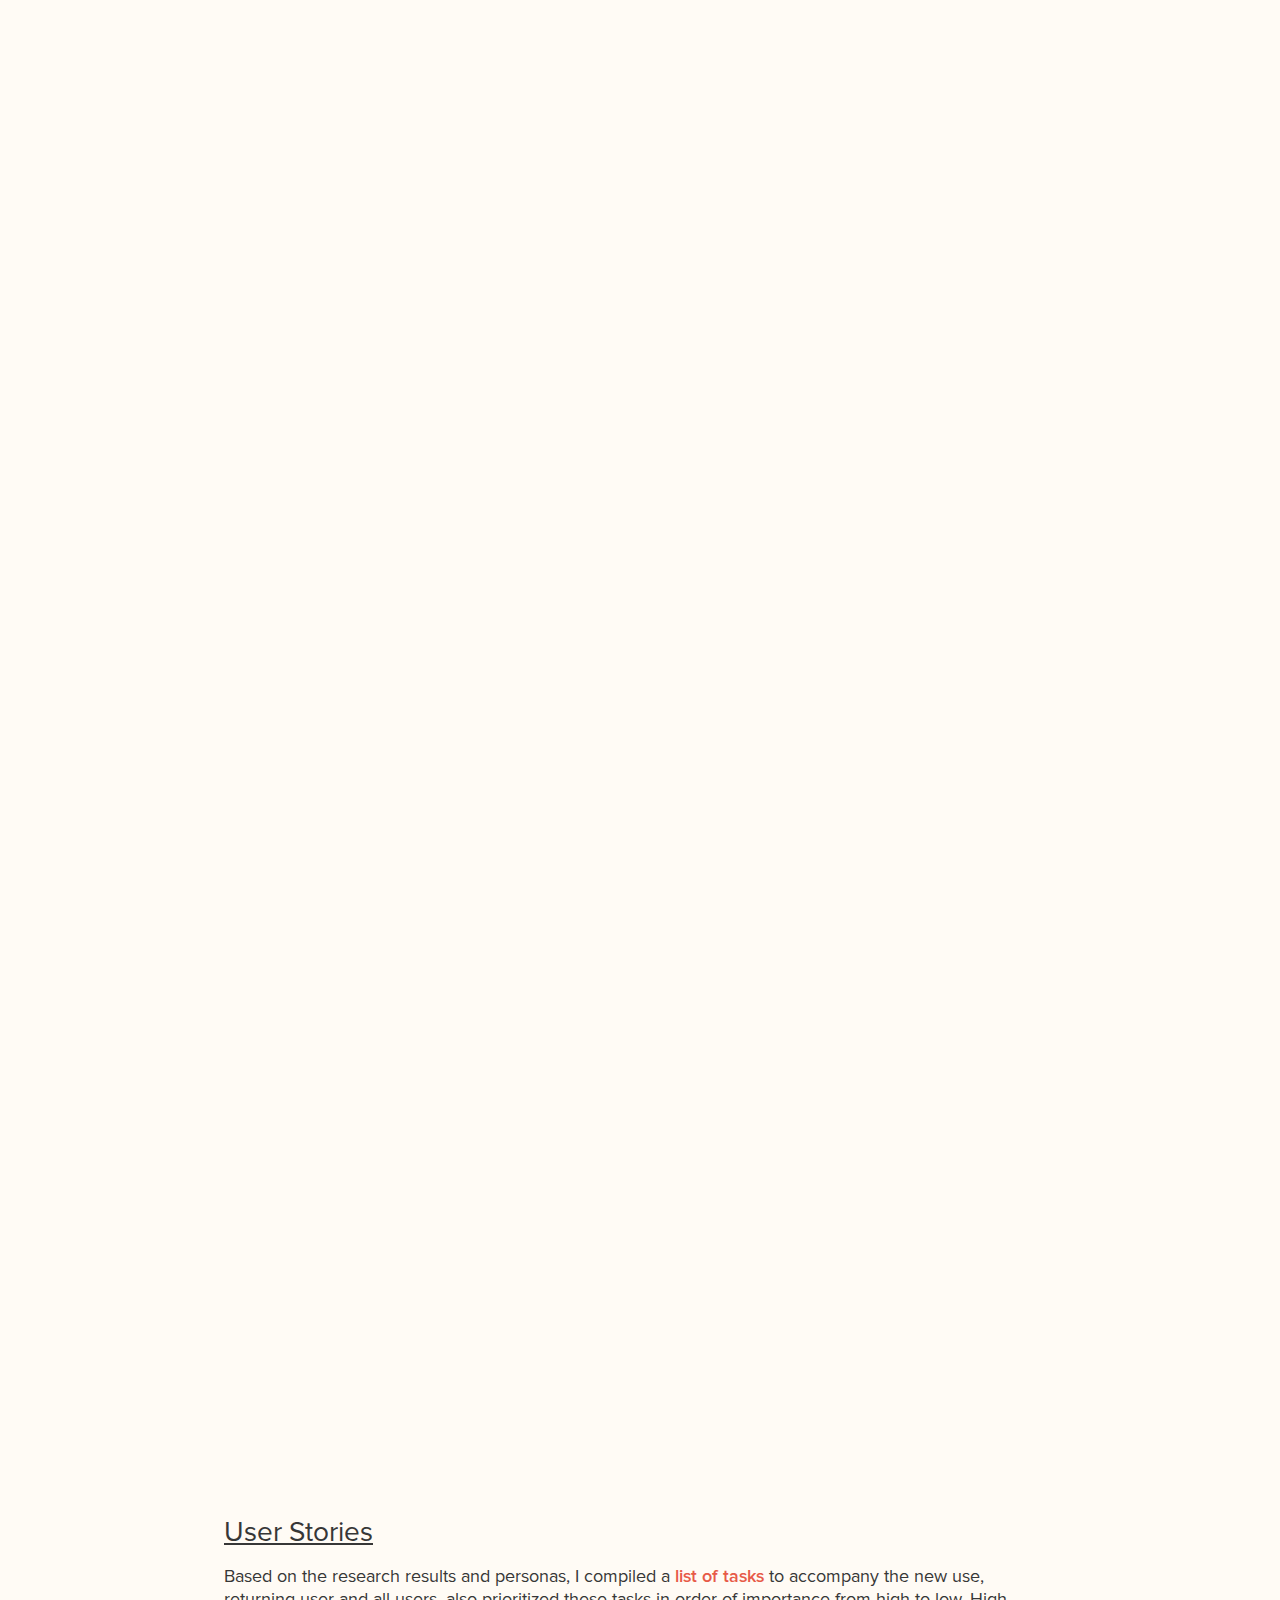
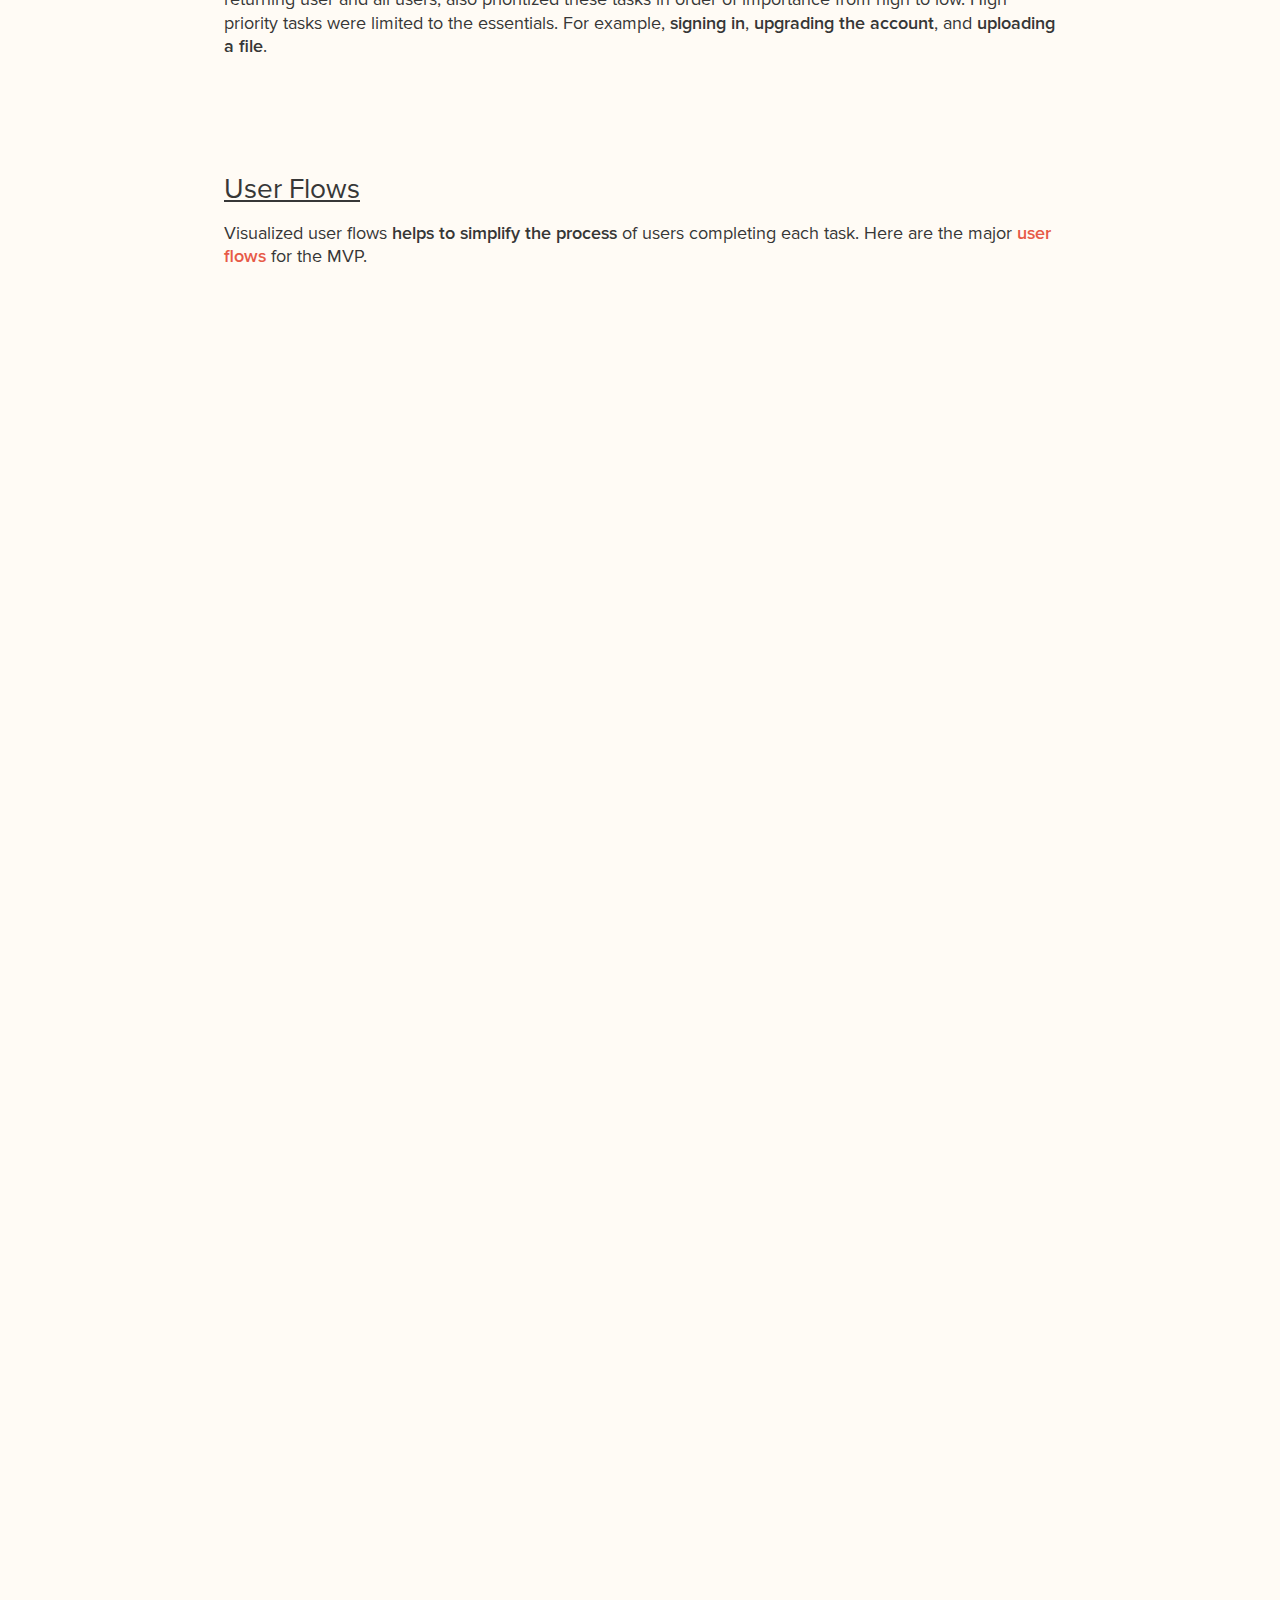
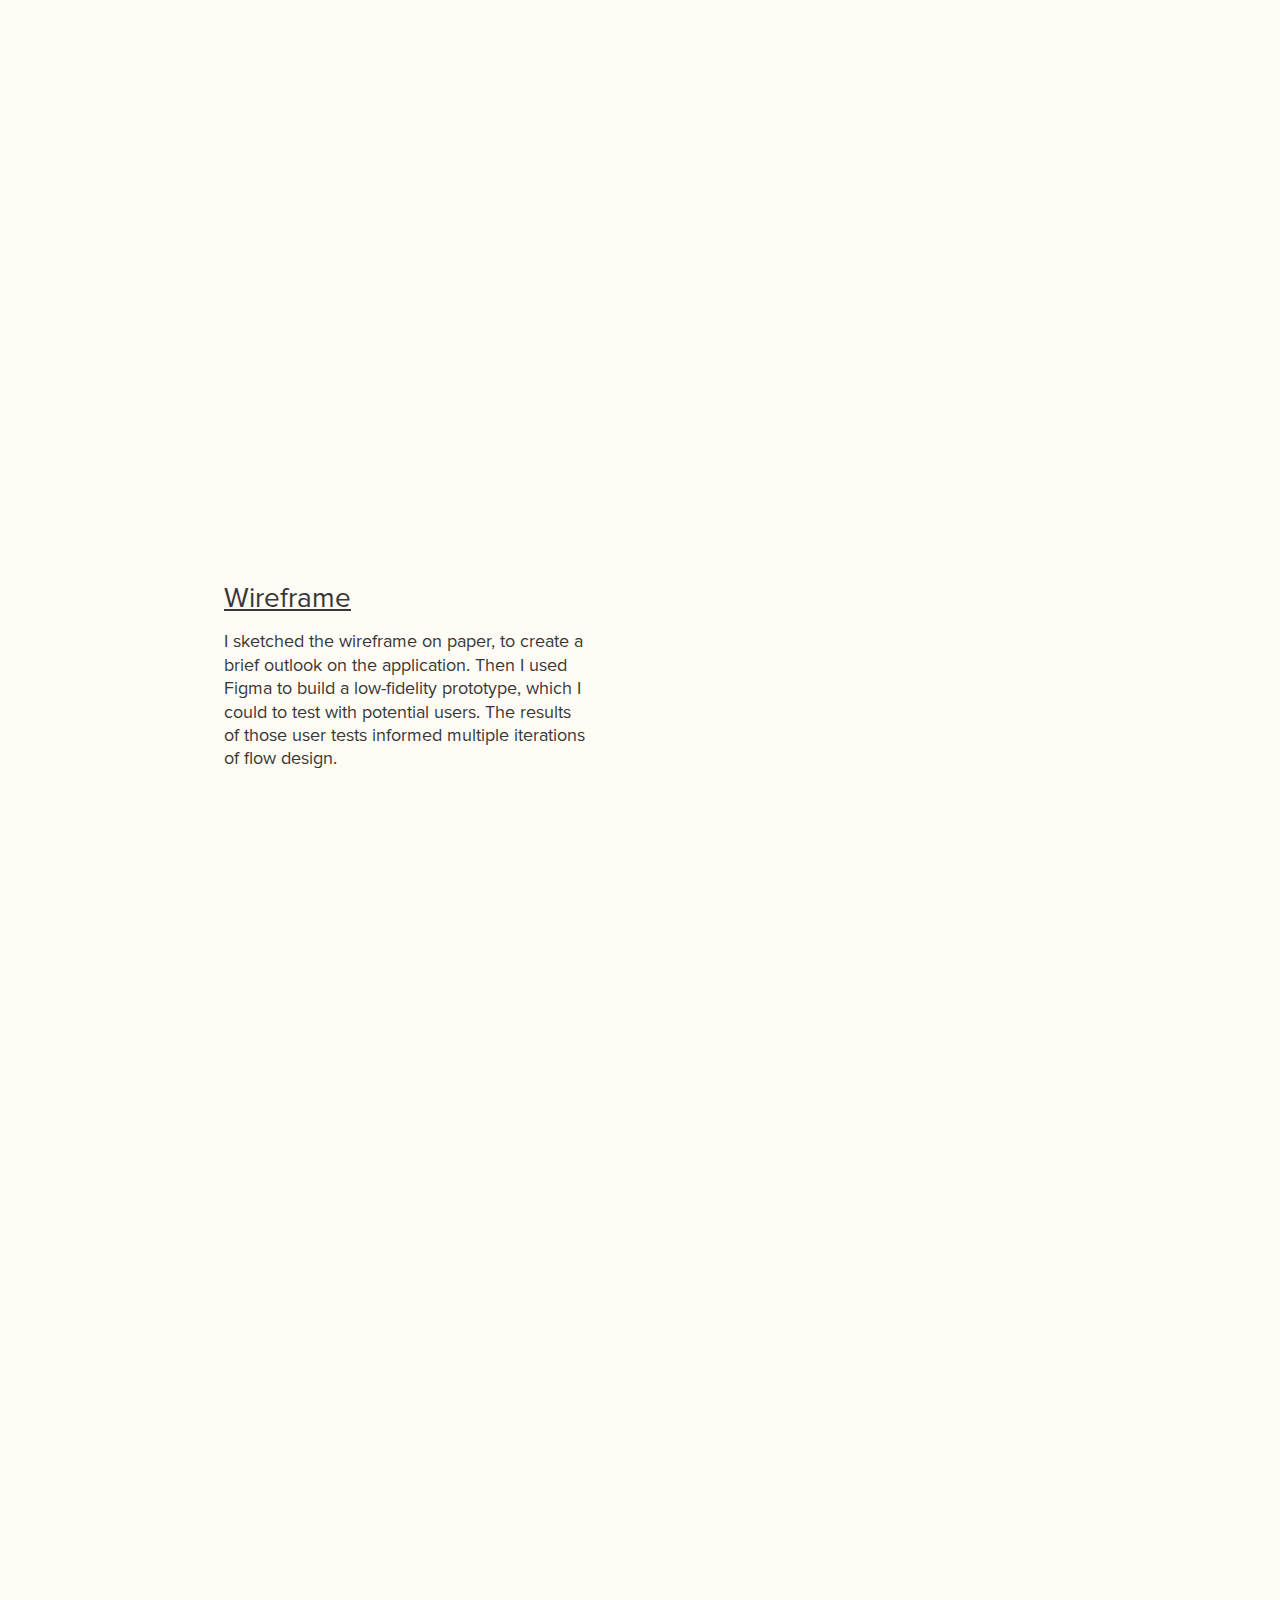
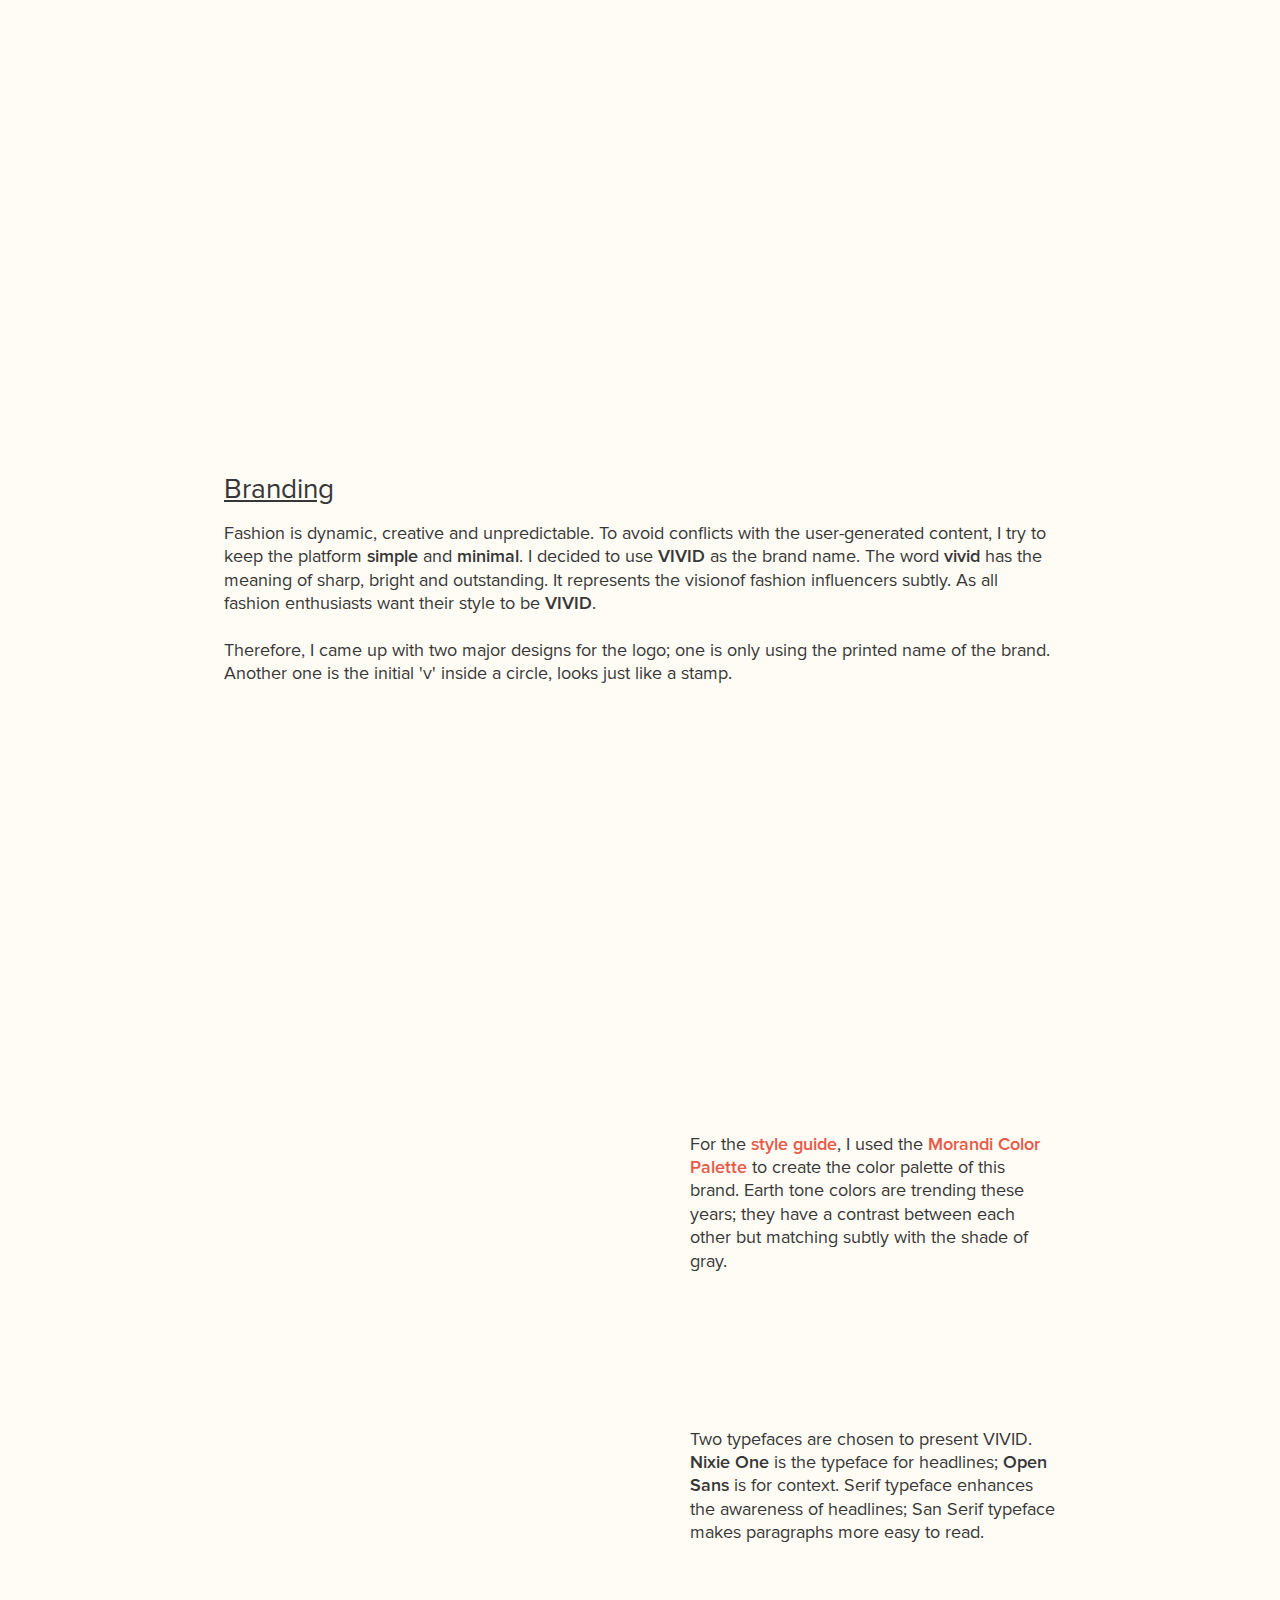
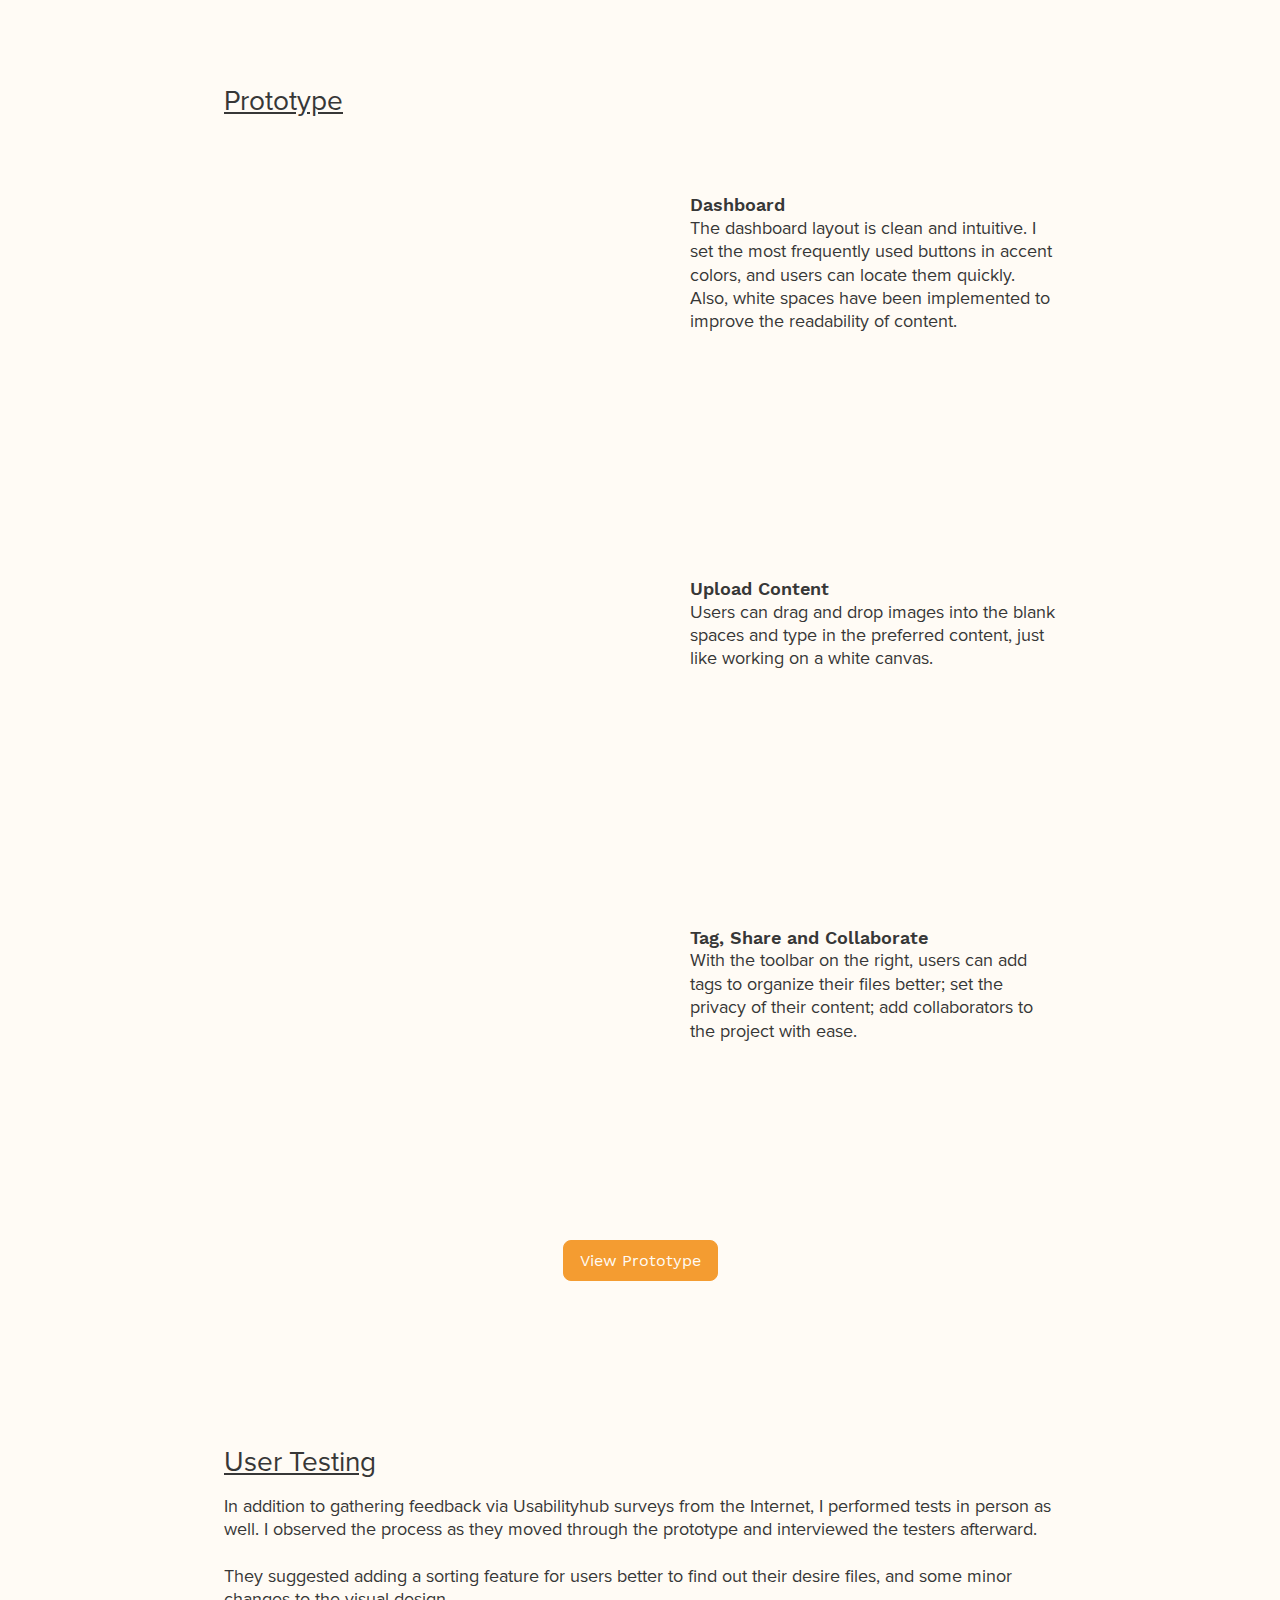
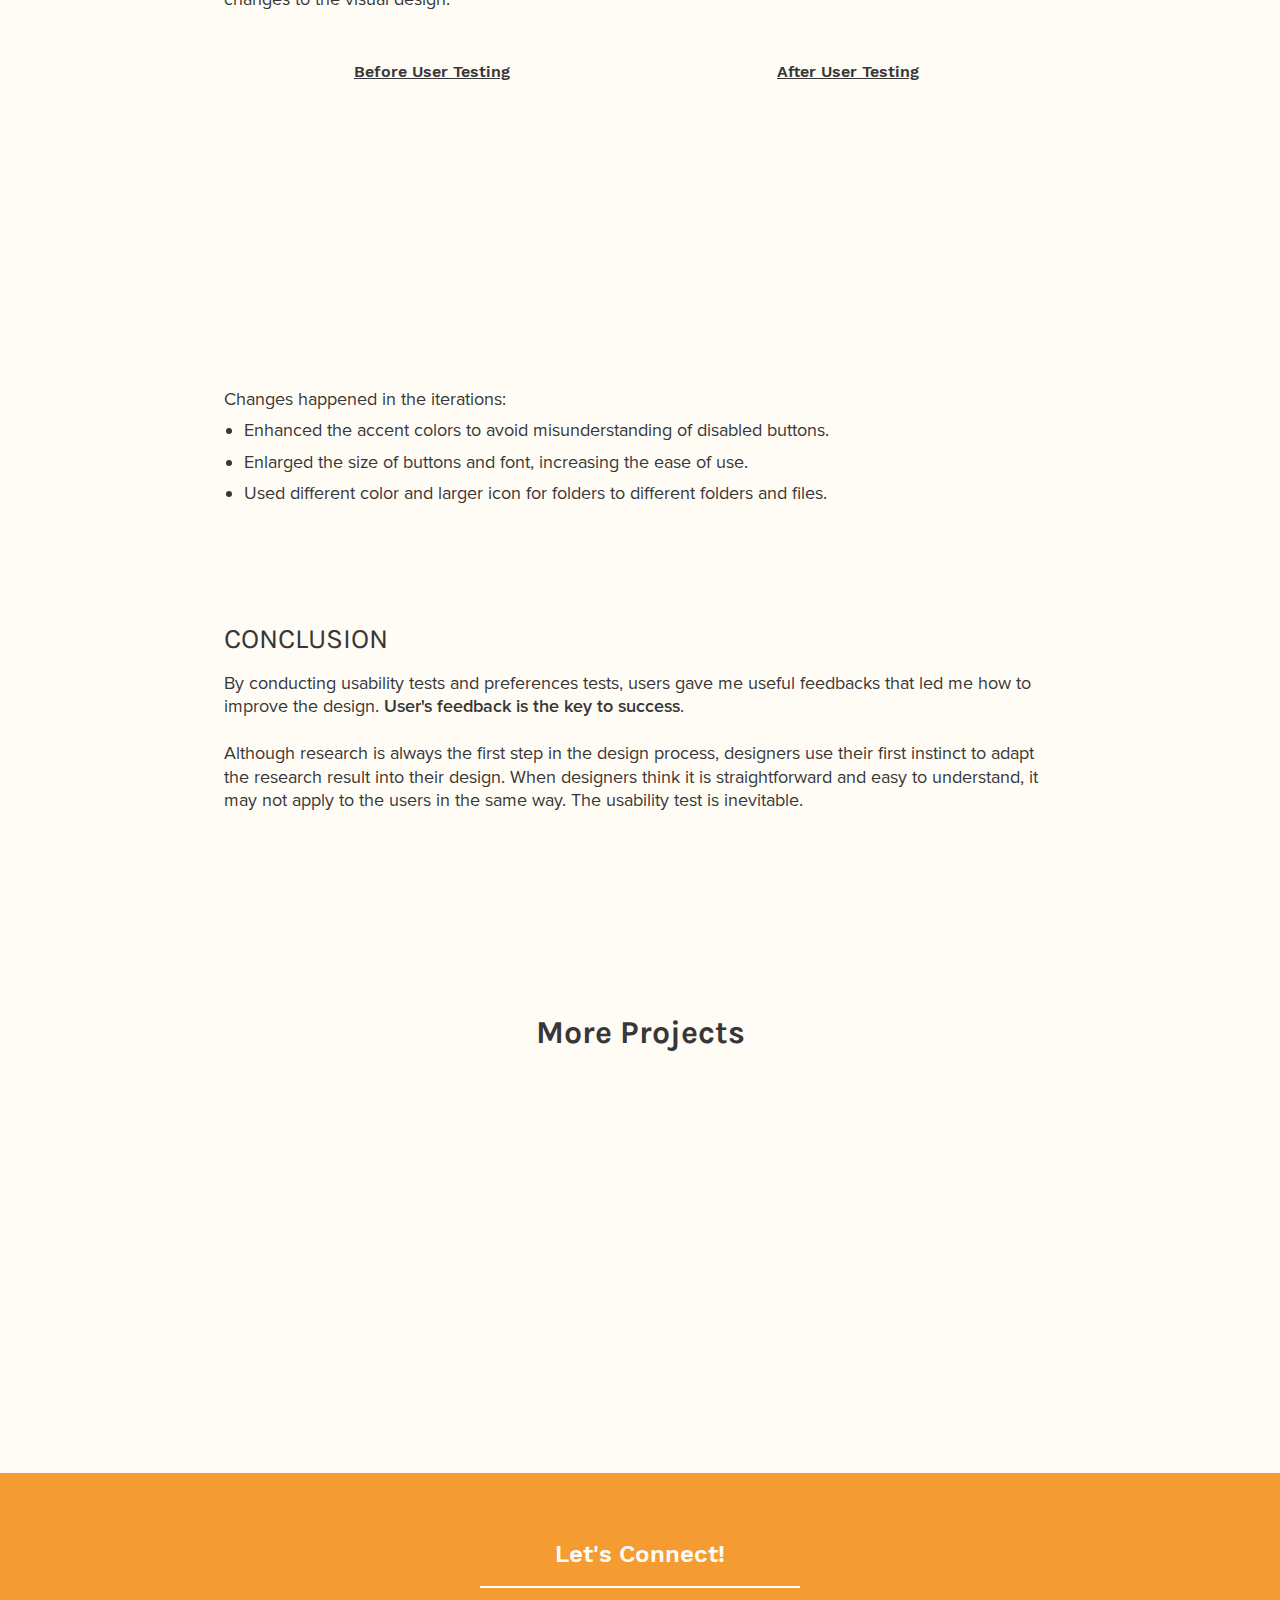
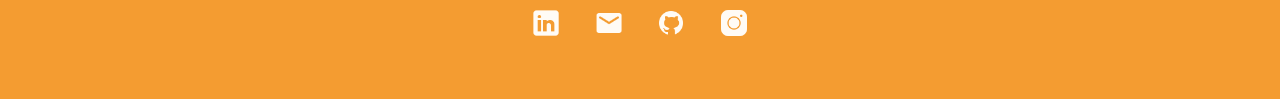
<file: vivid.html>
<!DOCTYPE html>
<html>
  <head>
    <!-- Global site tag (gtag.js) - Google Analytics -->
    <script async src="https://www.googletagmanager.com/gtag/js?id=UA-135998158-1"></script>
    <script>
      window.dataLayer = window.dataLayer || [];
      function gtag(){dataLayer.push(arguments);}
      gtag('js', new Date());

      gtag('config', 'UA-135998158-1');
    </script>

    <!-- Required meta tags -->
    <meta charset="UTF-8">
    <meta name="viewport" content="width=device-width, initial-scale=1, shrink-to-fit=no">

    <title>VIVID | Saas Cloud Storage </title>
    <link rel="shortcut icon" href="images/icons/favicon.ico" type="image/x-icon">
    <link rel="stylesheet" type="text/css" href="styles/reset.css">
    <link rel="stylesheet" type="text/css" href="https://cdnjs.cloudflare.com/ajax/libs/animate.css/3.5.2/animate.css">
    <link href="https://unpkg.com/aos@2.3.1/dist/aos.css" rel="stylesheet">
    <link rel="stylesheet" type="text/css" href="styles/vivid.css">
  </head>

  <body>
    <header>
      <a href="index.html"><svg class ="smallLogo" width="290" height="219" viewBox="0 0 290 219" fill="none" xmlns="http://www.w3.org/2000/svg">
      <path d="M19.8943 149.375C21.5044 144.672 18.9975 139.555 14.2949 137.944C9.59239 136.334 4.47495 138.841 2.86483 143.544L19.8943 149.375ZM272.365 96.5754C274.975 100.806 280.519 102.12 284.75 99.5104C288.98 96.9008 290.294 91.3559 287.685 87.1254L272.365 96.5754ZM129.952 9.80029L129.952 18.8003L129.952 9.80029ZM54.1897 146.459L46.2191 142.279L46.2191 142.279L54.1897 146.459ZM166.283 181.179C168.605 154.14 169.548 132.797 171.384 117.381C172.301 109.687 173.341 104.538 174.514 101.491C175.891 97.9131 175.864 100.85 172.613 100.85V82.8504C163.736 82.8504 159.552 90.2531 157.716 95.0246C155.675 100.327 154.445 107.41 153.511 115.251C151.646 130.906 150.564 153.842 148.349 179.639L166.283 181.179ZM172.613 100.85C169.777 100.85 168.563 98.9609 168.744 99.2294C168.944 99.5263 169.468 100.562 170.095 102.806C171.323 107.199 172.206 113.359 173.134 120.341C174.01 126.927 174.936 134.347 176.32 140.049C177 142.849 177.958 145.995 179.485 148.628C180.887 151.045 184.261 155.459 190.369 155.459V137.459C194.041 137.459 195.386 140.167 195.056 139.598C194.851 139.244 194.375 138.124 193.812 135.804C192.711 131.267 191.917 125.035 190.977 117.969C190.09 111.299 189.064 103.807 187.43 97.9606C186.627 95.0846 185.481 91.8539 183.667 89.1644C181.834 86.4465 178.261 82.8504 172.613 82.8504V100.85ZM190.369 155.459C195.329 155.459 198.714 152.605 200.601 150.275C202.451 147.991 203.691 145.265 204.57 142.902C206.351 138.114 207.598 132.123 208.59 127.007C209.665 121.464 210.441 116.988 211.306 113.882C211.783 112.171 211.994 112.029 211.673 112.5C211.51 112.739 210.55 114.132 208.465 114.955C205.822 115.999 203.254 115.428 201.6 114.449L210.77 98.9598C208.391 97.5508 205.141 96.9144 201.852 98.2141C199.121 99.2929 197.551 101.261 196.806 102.352C195.321 104.528 194.483 107.197 193.966 109.051C192.845 113.077 191.855 118.755 190.919 123.58C189.901 128.832 188.89 133.424 187.699 136.627C187.419 137.379 187.165 137.954 186.949 138.374C186.726 138.806 186.601 138.962 186.614 138.945C186.622 138.936 186.905 138.581 187.539 138.209C188.242 137.798 189.225 137.459 190.369 137.459V155.459ZM201.6 114.449C200.641 113.881 200.634 113.531 201.833 115.088C202.74 116.265 203.879 117.911 205.274 120.015C207.931 124.017 211.501 129.662 215.099 134.816C218.689 139.957 222.872 145.453 227.207 149.402C229.37 151.372 232.008 153.368 235.041 154.602C238.211 155.891 242.318 156.522 246.542 154.778L239.671 138.141C240.999 137.592 241.962 137.985 241.824 137.929C241.549 137.817 240.716 137.359 239.328 136.095C236.561 133.574 233.325 129.477 229.858 124.511C226.399 119.557 223.272 114.582 220.272 110.061C218.839 107.902 217.409 105.811 216.092 104.102C215.067 102.772 213.18 100.387 210.77 98.9598L201.6 114.449ZM246.542 154.778C250.492 153.146 252.965 150.119 254.491 147.356C255.996 144.63 256.916 141.574 257.544 138.739C258.788 133.128 259.315 126.266 259.816 120.187C260.347 113.742 260.863 107.902 261.922 103.098C263.062 97.9219 264.398 96.1616 264.895 95.7755L253.857 81.5571C248.038 86.0751 245.628 93.3932 244.343 99.2252C242.976 105.43 242.386 112.528 241.877 118.708C241.337 125.253 240.889 130.701 239.971 134.842C239.519 136.883 239.06 138.063 238.734 138.654C238.428 139.208 238.616 138.576 239.671 138.141L246.542 154.778ZM21.4899 169.624C20.3975 167.57 19.3455 164.144 18.9518 160.123C18.5603 156.123 18.8952 152.292 19.8943 149.375L2.86483 143.544C0.817668 149.523 0.468593 156.066 1.0375 161.877C1.60432 167.666 3.15732 173.487 5.59685 178.075L21.4899 169.624ZM264.895 95.7755C266.897 94.2213 268.087 94.0344 268.506 94.0077C268.946 93.9796 269.409 94.0762 270.015 94.4182C270.683 94.795 271.33 95.371 271.856 95.9609C272.101 96.2358 272.276 96.4649 272.371 96.596C272.394 96.6279 272.412 96.6529 272.423 96.67C272.435 96.687 272.441 96.696 272.441 96.6959C272.441 96.6957 272.435 96.6863 272.422 96.6667C272.416 96.6569 272.408 96.6444 272.399 96.6293C272.394 96.6217 272.389 96.6134 272.383 96.6044C272.38 96.6 272.377 96.5953 272.374 96.5905C272.373 96.5881 272.37 96.5843 272.37 96.5831C272.367 96.5793 272.365 96.5754 280.025 91.8504C287.685 87.1254 287.682 87.1215 287.68 87.1175C287.679 87.1161 287.677 87.112 287.675 87.1092C287.671 87.1036 287.668 87.0977 287.664 87.0917C287.656 87.0796 287.648 87.0666 287.64 87.0528C287.622 87.0253 287.603 86.9943 287.581 86.9602C287.537 86.892 287.484 86.8109 287.423 86.718C287.299 86.5325 287.138 86.2987 286.941 86.0266C286.548 85.4855 285.999 84.7762 285.295 83.9863C283.923 82.4466 281.777 80.3876 278.862 78.7424C275.885 77.0622 271.976 75.7498 267.36 76.0442C262.722 76.34 258.172 78.2071 253.857 81.5571L264.895 95.7755ZM129.952 18.8003C131.376 18.8003 131.525 19.0415 131.171 18.8448C130.633 18.5455 130.514 18.1566 130.663 18.4945C131.331 20.0095 131.898 23.7813 131.723 32.6507C131.408 48.6434 128.754 78.9238 128.754 124.088H146.754C146.754 78.2757 149.357 51.4125 149.72 33.0055C149.884 24.6749 149.646 16.9329 147.134 11.234C145.693 7.96491 143.39 5.04402 139.921 3.11449C136.637 1.28761 133.107 0.800297 129.952 0.800293L129.952 18.8003ZM128.754 124.088C128.754 147.054 129.701 165.586 131.225 179.667C132.709 193.384 134.829 203.848 137.67 209.967C138.412 211.566 139.421 213.359 140.837 214.906C142.219 216.415 144.742 218.485 148.443 218.769C152.352 219.069 155.29 217.221 157.009 215.568C158.645 213.993 159.731 212.117 160.473 210.558C163.291 204.631 165.149 194.376 166.283 181.179L148.349 179.639C147.213 192.861 145.492 200.146 144.217 202.828C143.935 203.421 143.966 203.138 144.527 202.598C145.17 201.979 147.014 200.606 149.821 200.822C152.42 201.022 153.835 202.447 154.113 202.75C154.425 203.091 154.335 203.118 153.996 202.388C152.514 199.195 150.595 191.358 149.12 177.73C147.685 164.466 146.754 146.609 146.754 124.088H128.754ZM5.59685 178.075C9.01869 184.511 17.9099 191.082 29.8654 186.932C40.2703 183.32 50.9292 172.056 62.1602 150.639L46.2191 142.279C35.3776 162.954 27.4793 168.706 23.9622 169.927C22.5678 170.411 22.0734 170.13 22.0299 170.11C21.9211 170.06 21.8025 169.98 21.6867 169.867C21.6297 169.812 21.5819 169.756 21.5448 169.706C21.5267 169.682 21.513 169.662 21.5033 169.647C21.4936 169.631 21.4894 169.624 21.4899 169.624L5.59685 178.075ZM62.1602 150.639C73.2153 129.557 88.094 94.3263 101.591 66.2443C108.509 51.8515 115.126 39.1643 121.02 30.165C123.985 25.638 126.53 22.4139 128.595 20.4205C130.977 18.1204 131.326 18.8003 129.952 18.8003L129.952 0.800293C123.999 0.800285 119.236 4.43537 116.092 7.47138C112.63 10.8141 109.234 15.3069 105.962 20.3033C99.3818 30.3507 92.3421 43.9361 85.3678 58.4467C71.081 88.1714 57.2366 121.27 46.2191 142.279L62.1602 150.639Z" fill="#F49C31"/>
      </svg></a>
      <div class="menu">
        <a class="menuLink" href="index.html#mywork">work</a>
        <a class="menuLink" href="biography.html">about</a>
        <a class="menuLink" href="wongavril.pdf" target="_blank">resume</a>
      </div>
    </header>

    <div class="mainContent">

      <div class="row">
        <div class="subrow">
          <div class="card">
            <img data-aos="fade-up" data-aos-duration="1300" class="projectImage" src="images/project1/hero.png"/>
          </div>
          <div class="card">
            <div class="paragraphRight">
              <div class="projectName">VIVID</div>
              <div class="context">
                A platform for fashionistas to get inspirations and to inspire others seamlessly at one place.
              </div>
            </div>
          </div>
        </div>
      </div>


      <div class="row">
        <div class="intro">
          <div class="introText">
            <div class="label">Type</div>
            <div class="caption">Conceptual project</div>
          </div>
          <div class="introText">
            <div class="label">Role</div>
            <div class="caption">Research<br>Interaction design<br>Branding</div>
          </div>
          <div class="introText">
            <div class="label">Tool</div>
            <div class="caption">Sketch<br>Figma</div>
          </div>
        </div>
      </div>

      <div class="row">
        <div class="subrow">
          <div class="card">
            <img class="introImage" data-aos="fade-up" data-aos-duration="1300" src="images/project1/intro.jpg"/>
          </div>

          <div class="card">
            <div class="paragraphRight">
              <div class="title">SUMMARY</div>
              <div class="context">
                This project is to create a cloud platform for fashion enthusiasts. 
                It combined cloud storage and social features in one place. Users can leverage the 
                convenience to inspire others while getting inspirations at the same time.
              </div>
            </div>
            <div class="paragraphRight">
              <div class="title">PROBLEM</div>
              <div class="context">
                Cloud storage service is vital. Although several big names already exist in the market, 
                there is still space hasn't been covered. We have search engines to provide materials; 
                we have forums to gather people with common interests; we have tools to collaborate. 
                How can we do everything in one space?
              </div>
            </div>
           </div> 
        </div>
      </div>

      <div class="row">
        <div class="title">PROCESS</div>
        <div id="research" class="subtitle">User Research</div>
        <div class="context">
          A survey was shared out through social media to help determine the user's expectations and frustrations.
        </div>
      </div>

      <div class="row">
        <div class="researchContainer">
          <div class="researchTitle">What is helpful?</div>
          <div class="userResearch" data-aos="fade-up" data-aos-duration="1300">
            <div class="researchBG">
              <div class="researchNumber">80<span>%</span></div>
              <div class="researchContent">
                said organizing content with categories, tags etc.
              </div>
            </div>
            <div class="researchBG">
              <div class="researchNumber">66.7<span>%</span></div>
              <div class="researchContent">
                said real-time collaboration help increasing productivity
              </div>
            </div>
          </div>
        </div>

        <div class="researchContainer">
          <div class="researchTitle">What is frustrating?</div>
          <div class="userResearch" data-aos="fade-up" data-aos-duration="1300">
            <div class="researchBG">
              <div class="researchNumber">30.8<span>%</span></div>
              <div class="researchContent">
                said searching saved content
              </div>
            </div>
            <div class="researchBG">
              <div class="researchNumber">23.1<span>%</span></div>
              <div class="researchContent">
                said about setting privacy of content
              </div>
            </div>
          </div>
        </div>

      </div>


      <div class="row">
        <div class="subrow">
          <div class="card">
            <div class="paragraphLeft">
              <div class="subtitle">Competitive Analysis</div>
              <div class="context">
                Some fashion-related content sharing platforms are targeted as competitors; 
                every app provides their unique value to users. 
                However, users need to go over different platforms to fulfill their needs. 
                The application could be more valuable to users if it can include all core features in one place. 
                Another essential is to integrate with other platforms to allow users to utilize their content seamlessly.
              </div>
            </div>
            <div class="paragraphLeft">
              <div class="context">
                <b>Stylebook</b> is made for creating fashion journals, 
                but it doesn't provide cloud storage and share feature. <b>Lookbook</b>'s social networking feature allows 
                users to discover inspiration easily; however, the user interface is not intuitive and out-dated. 
                <b>WEAR</b> comes with built-in shopping feature which is convenient.
              </div>
            </div>
          </div>
          <div class="card">
              <div class="competitorIcon" data-aos="fade-up" data-aos-duration="1300">
                <img class="appIcon" src="images/project1/lookbook.png">
                <img src="images/project1/stylebook.png">
                <img class="appIcon" src="images/project1/wear.png">
              </div>
          </div>
        </div>
      </div>

      <div class="row">
        <div class="subtitle">Personas</div>
        <div class="context">
          With the insights from user surveys and competitive analysis, 
          I was able to create user personas to elaborate on the needs of the primary users.
        </div>
      </div>
      
      <div class="row">
        <div class="personaContainer">
          <div class="persona" data-aos="fade-up" data-aos-duration="1300">
            <div class="personaImage">
              <img src="images/project1/persona1.png"/>
            </div>
            <div class="personaName">Joanne Day</div>
            <div class="personaDescription1">26, Content Creator</div>
            <div class="personaDescription">New York</div>
            <div class="personaMotivation">
              "Proud to dress well everyday and to help people dress themsleves well."
            </div>
            <div class="personaTitle">ABOUT</div>
            <div class="personaContent">
              Joanne is a Graphic Design student who lives in New York. She is also
              a content creator on Youtube. Joanne’s Youtube channel focuses on
              beauty and fashion. She creates videos to provide tips to her audience
              on recent fashion trend and how to style for special events, and daily
              outfits.
              <br><br>
              No matter working on school projects or creating creative content on
              Youtube, Joanne always likes browsing on internet to obtain inspirations.
              She wants an application that she can put all her ideas together before
              working on her creative content. Joanne also wants to share her moodboards
              with her friends or partners, since she needs to collaborate with her
              classmates for school work, or other content creators on her channel.
            </div>
            <div class="personaTitle">GOALS</div>
            <div class="personaContent">
              <ul>
                <li>Always stay up-to-date with the recent trend and news</li>
                <li>Access her saved ideas and moodboards anytime, anywhere</li>
                <li>Share her creative content with her friends, partners and followers</li>
              </ul>
            </div>
            <div class="personaTitle">FRUSTRATIONS</div>
            <div class="personaContent">
              <ul>
                <li>Not enough storage space for her content</li>
                <li>Unable to organize her content in the way she wants</li>
                <li>Difficult to search her saved content</li>
              </ul>
            </div>
          </div>

          <div class="persona" data-aos="fade-up" data-aos-duration="1300">
            <div class="personaImage">
              <img src="images/project1/persona2.png"/>
            </div>
            <div class="personaName">Evita Lee</div>
            <div class="personaDescription1">32, Fashion Magazine Editor</div>
            <div class="personaDescription">San Francisco</div>
            <div class="personaMotivation">
              "I want to share my passion of fashion to  fashionistas all over the world."
            </div>
            <div class="personaTitle">ABOUT</div>
            <div class="personaContent">
              Evita is a fashion magazine editor based in San Francisco. She barely
              sits in her office. She goes to interviews, fashion show, and meeting
              everywhere.
              <br><br>
              Evita collects and creates useful fashion-related information for her
              co-workers and her magazine readers. Time is money, Evita uses all
              her spare time in between meetings or during her commute. She organizes
              all the information she gets outside, and she writes her articles and
              delivers to her co-workers.
              <br><br>
              She wants her co-workers can share and collaborates her works without
              location-limitation. The most important is, she doesn’t want anyone
              steals or copy her content before it is published.
            </div>
            <div class="personaTitle">GOALS</div>
            <div class="personaContent">
              <ul>
                <li>Collbaorate with her team without time and location limitation</li>
                <li>Store her and her team’s work at the safest place, never leaks before publish</li>
                <li>She needs an application which allows creativities, just like her handwriting notebook</li>
              </ul>
            </div>
            <div class="personaTitle">FRUSTRATIONS</div>
            <div class="personaContent">
              <ul>
                <li>Security is still a major issue among internet</li>
                <li>Re-organizing the storage space is painful</li>
                <li>Can there be a platform that connect the entire internet</li>
              </ul>
            </div>
          </div>
        </div>
      </div>

      <div class="row">
        <div class="subtitle">User Stories</div>
          <div class="context">
            Based on the research results and personas, I compiled a
            <a class="contentLink" href="https://docs.google.com/spreadsheets/d/1PO8vMqcueceBSy7r7BOjvBy-2zA412bgLksrRdfWvPE/edit?usp=sharing" target="_blank">list of tasks</a>
            to accompany the new use, returning user and all users, also prioritized
            these tasks in order of importance from high to low. High priority tasks
            were limited to the essentials. For example, <b>signing in</b>, <b>upgrading the
            account</b>, and <b>uploading a file</b>.
          </div>
      </div>

      <div class="row">
        <div class="subtitle">User Flows</div>
        <div class="context">
          Visualized user flows <b>helps to simplify the process</b> of users
          completing each task. Here are the major
          <a class="contentLink" href="https://whimsical.com/XddDs2VoM1mrSehFVRFwSZ#2Ux7TurymMr13TReUrLx" target="_blank">user flows</a>
           for the MVP.
        </div>
      </div>

      <div class="row">
        <div class="userflowContainer">
          <div class="userflowContainer">
            <img class="userFlow" data-aos="fade-up" data-aos-duration="1300" src="images/project1/onboarding.png">
            <img class="userFlow" data-aos="fade-up" data-aos-duration="1300" src="images/project1/create.png">
            <img class="userFlow" data-aos="fade-up" data-aos-duration="1300" src="images/project1/share.png">
            <img class="userFlow" data-aos="fade-up" data-aos-duration="1300"src="images/project1/organize.png">
        </div>
      </div>

      <div class="row">
        <div class="subrow">
          <div class="card">
            <div class="paragraphLeft">
              <div class="subtitle">Wireframe</div>
              <div class="context">
                I sketched the wireframe on paper, to create a brief outlook on the application. 
                Then I used Figma to build a low-fidelity prototype, which I could to test with potential users. 
                The results of those user tests informed multiple iterations of flow design.
              </div>
            </div>
          </div>
          <div class="card">
            <img class="sketches" data-aos="fade-up" data-aos-duration="1300" src="images/project1/sketches.jpg">
          </div>
        </div>
      </div>

      <div class="row">
        <div class="wireframeContainer">
          <div class="imageContainer">
              <img class="wireframe" data-aos="fade-up" data-aos-duration="1300" src="images/project1/features.png">
              <img class="wireframe" data-aos="fade-up" data-aos-duration="1300" src="images/project1/account-settings.png">
          </div>
          <div class="imageContainer">
              <img class="wireframe" data-aos="fade-up" data-aos-duration="1300" src="images/project1/pricing.png">
              <img class="wireframe" data-aos="fade-up" data-aos-duration="1300" src="images/project1/signup.png">
          </div>
          <div class="imageContainer">
              <img class="wireframe" data-aos="fade-up" data-aos-duration="1300" src="images/project1/upload.png">
              <img class="wireframe" data-aos="fade-up" data-aos-duration="1300" src="images/project1/upload-1.png">
          </div>
        </div>
      </div>

      <div class="row">
        <div class="subtitle">Branding</div>
        <div class="context">
          Fashion is dynamic, creative and unpredictable. To avoid conflicts with the user-generated content, 
          I try to keep the platform <b>simple</b> and <b>minimal</b>. 
          I decided to use <b>VIVID</b> as the brand name. The word <b>vivid</b> has the meaning of sharp, 
          bright and outstanding. It represents the visionof fashion influencers subtly. 
          As all fashion enthusiasts want their style to be <b>VIVID</b>.
          <br><br>
          Therefore, I came up with two major designs for the logo; one is only
          using the printed name of the brand. Another one is the initial 'v'
          inside a circle, looks just like a stamp.
        </div>
          <img class="logodraft" data-aos="fade-up" data-aos-duration="1300" src="images/project1/logodraft.png">
      </div>
        
      <div class="row">
        <div class="subrow">
          <div class="card">
            <img class="colorpalette" data-aos="fade-up" data-aos-duration="1300" src="images/project1/color.png">
          </div>
          <div class="card">
            <div class="paragraphRight">
              <div class="context">
                For the
                <a class="contentLink" href="https://drive.google.com/file/d/1DnQ967m1hxvRLl87VcChZ_Yamwl_Qa6J/view?usp=sharing" target="_blank">style guide</a>,
                I used the
                <a class="contentLink" href="https://en.jiagle.com/furniture-news/A-Chinese-Qing-Daynasty-Drama-Makes-Giorgio-Morandi-Color-Palette-Well-Known-in-China-1107419.html" target="_blank">Morandi Color Palette</a>
                  to create the color palette of this brand. Earth tone colors are trending these years; they have a contrast
                between each other but matching subtly with the shade of gray.
              </div>
            </div>
          </div>
          
        </div> 
      </div>

      <div class="row">
        <div class="subrow">
          <div class="card">
            <img class="font" data-aos="fade-up" data-aos-duration="1300" src="images/project1/font.png">
          </div>
          <div class="card">
            <div class="paragraphRight">
              <div class="context">
                Two typefaces are chosen to present VIVID. <b>Nixie One</b> is the typeface for headlines; <b>Open Sans</b> is for context. 
                Serif typeface enhances the awareness of headlines; San Serif typeface makes paragraphs more easy to read.
              </div>
            </div>
          </div>
        </div>
      </div>

      <div class="row">
        <div class="subtitle">Prototype</div>
        <div class="subrow">
          <div class="card">
            <img class="finallogo" data-aos="fade-up" data-aos-duration="1300" src="images/project1/14.png">
          </div>
          <div class="card">
            <div class="paragraphRight">
              <div class="researchTitle">Dashboard</div>
              <div class="context">
                The dashboard layout is clean and intuitive. I set the most frequently used buttons in accent colors, 
                and users can locate them quickly. Also, white spaces have been implemented to improve the readability of content.
              </div>
            </div>
          </div>
        </div>
      </div>

      <div class="row">
        <div class="subrow">
          <div class="card">
            <img class="finallogo" data-aos="fade-up" data-aos-duration="1300" src="images/project1/12.png">
          </div>
          <div class="card">
            <div class="paragraphRight">
              <div class="researchTitle">Upload Content</div>
              <div class="context">
                Users can drag and drop images into the blank spaces and type in the preferred content, just like working on a white canvas.
              </div>
            </div>
          </div>
        </div>
      </div>

      <div class="row">
        <div class="subrow">
          <div class="card">
            <img class="finallogo" data-aos="fade-up" data-aos-duration="1300" src="images/project1/13.png">
          </div>
          <div class="card">
            <div class="paragraphRight">
              <div class="researchTitle">Tag, Share and Collaborate</div>
              <div class="context">
                With the toolbar on the right, users can add tags to organize their files better; 
                set the privacy of their content; add collaborators to the project with ease.
              </div>
            </div>
          </div>
        </div>
      </div>


        <div class="row">
          <div class="projectButton">
            <a href="https://www.figma.com/proto/G7tVfxhJ9A2PttxQTh6q0Imj/VIVID-HiFi-Mockup-Desktop?node-id=2%3A67&scaling=min-zoom" target="_blank" class="button">View Prototype</a>
          </div>
        </div>
      </div>

      <div class="row">
        <div class="subtitle">User Testing</div>
        <div class="context">
          In addition to gathering feedback via Usabilityhub surveys from the Internet, 
          I performed tests in person as well. I observed the process as they moved through the prototype 
          and interviewed the testers afterward. 
          <br><br>
          They suggested adding a sorting feature for users better to find out their desire files, 
          and some minor changes to the visual design. 
        </div>

        <div class="subrow">
          <div class="card">
            <div class="userTestingContainer">
              <div class="label">Before User Testing</div>
              <img class="userTestingImage" data-aos="fade-up" data-aos-duration="1300" src="images/project1/before.png">
            </div>
          </div>
          <div class="card">
            <div class="userTestingContainer">
              <div class="label">After User Testing</div>
              <img class="userTestingImage" data-aos="fade-up" data-aos-duration="1300" src="images/project1/after.png">
            </div>
          </div>
        </div>
        <div class="context">
          Changes happened in the iterations:
          <ul>
            <li>Enhanced the accent colors to avoid misunderstanding of disabled buttons.</li>
            <li>Enlarged the size of buttons and font, increasing the ease of use.</li>
            <li>Used different color and larger icon for folders to different folders and files.</li>
          </ul>
        </div>

      </div>  
 
    

      <div class="row">
        <div class="title">CONCLUSION</div>
        <div class="context">
          By conducting usability tests and preferences tests, users gave me
          useful feedbacks that led me how to improve the design. <b>User's feedback
          is the key to success</b>.
          <br><br>
          Although research is always the first step in the design process,
          designers use their first instinct to adapt the research result into
          their design. When designers think it is straightforward and easy to
          understand, it may not apply to the users in the same way. The
          usability test is inevitable.
        </div>
      </div>

   <div class="moreProjectsContainer">
      <div class="moreProjects">More Projects</div>
      <div class="project" data-aos="fade-up" data-aos-duration="1300">
        <div class="projectImageContainer">
          <img class="projectImage" src="images/project3/hero.png"/>
        </div>
        <div class="projectInfo">
          <div class="projectName">BBC</div>
          <div class="projectSubtitle">Interface Redesign | Web & Mobile</div>
          <div class="projectDescription">
            Redesign the workflow and interface for the signup kiosk at Bay Badminton Center.
          </div>
          <div class="projectButton">
            <a href="badminton.html" class="button">View Case Study</a>
          </div>
        </div>
      </div>
    </div>

  </div>

  <div onclick="topFunction()" id="myBtn" title="Go to top">
    <img class="icon" src="images/icons/up.png"/>
  </div>

  <footer>
    <div class="animated pulse footer">Let's Connect!</div>
    <div class="spacer"></div>
    <div class="footerIcons">
      <a class="footerLink" href="https://www.linkedin.com/in/avrilwong/" target="_blank">
        <img class="icon" src="images/icons/icons8-linkedin.png">
      </a>
      <a class="footerLink" href="mailto:wongavril@gmail.com">
        <img class="icon" src="images/icons/icons8-email.png">
      </a>
      <a class="footerLink" href="https://github.com/wongavril/" target="_blank">
        <img class="icon" src="images/icons/icons8-github.png">
      </a>
      <a class="footerLink" href="https://www.instagram.com/avrilw_/" target="_blank">
        <img class="icon" src="images/icons/icons8-instagram.png">
      </a>
    </div>
  </footer>


  <!-- Custom Script -->
  <script src="scriptsProject.js"></script>
  <script src="https://cdnjs.cloudflare.com/ajax/libs/jquery/3.1.1/jquery.min.js"></script>
  <script src="https://unpkg.com/aos@2.3.1/dist/aos.js"></script>

  <script>
    AOS.init();
  </script>

  </body>
</html>
</file>
<file: styles/home.css>
@font-face {
  font-family: 'Karla';
  src: url('./fonts/Karla/Karla-Regular.ttf');
}

@font-face {
  font-family: 'Karla Bold';
  src: url('./fonts/Karla/Karla-Bold.ttf');
}

@font-face {
  font-family: 'Proxima Nova';
  src: url('./fonts/Proxima Nova/ProximaNova-Regular.otf');
}

@font-face {
  font-family: 'Proxima Nova SemiBold';
  src: url('./fonts/Proxima Nova/Proxima Nova Semibold.otf');
}

@font-face {
  font-family: 'Work Sans';
  src: url('./fonts/worksans/WorkSans-Regular.ttf');
}

@font-face {
  font-family: 'Work Sans SemiBold';
  src: url('./fonts/worksans/WorkSans-SemiBold.ttf');
}

@font-face {
  font-family: 'Work Sans Thin';
  src: url('./fonts/worksans/WorkSans-Thin.ttf');
}

.rotate90 {
  transform-origin: 50% 50%;
  transform: rotate(90deg);
}

.sticky {
  position: fixed;
  top: 0;
}

.smoothContent {
  padding-top: 35px;
}

.hide {
  display: none;
}

.show {
  display: flex;
}

.menu {
  width: 200px;
  cursor: pointer;
  display: flex;
  justify-content: flex-end;
}

.menuLink {
  text-decoration: none;
  color: #F49C31;
  border-bottom: 2px solid #FFFBF5;
  margin-left: 25px;
}

.menuLink:hover {
  text-decoration: none;
  color: #F49C31;
  border-bottom: 2px solid #F49C31;
  opacity: 0.6;
}

.menuLink:visited {
  text-decoration: none;
  color: #F49C31;
}



body {
  display: flex;
  justify-content: center;
  flex-direction: column;
  align-items: center;
  background-color: #FFFBF5;
  color: #373737;
  font-family: 'Proxima Nova';
  font-size: 18px;
  line-height: 130%;
  margin-top: 30px;
}

header {
  width: 85%;
  height: 85px;
  background-color: #FFFBF5;
  display: flex;
  justify-content: space-between;
  align-items: center;
  margin-bottom: 30px;
  z-index: 99;
  position: -webkit-sticky; /* Safari */
  position: sticky;
  top: 0;
}

.menu {
  width: 200px;
  cursor: pointer;
  display: flex;
  justify-content: flex-end;
  align-items: baseline;
}

.menuLink {
  text-decoration: none;
  color: #F49C31;
  border-bottom: 2px solid #FFFBF5;
  margin: 0 15px;
}

.menuLink:hover {
  text-decoration: none;
  color: #F49C31;
  border-bottom: 2px solid #F49C31;
  opacity: 0.6;
}

.menuLink:visited {
  text-decoration: none;
  color: #F49C31;
}

.smallLogo {
  width: 50px;
  height: 37.5px;
}

.smallLogo:hover {
  opacity: 0.6;
  transition: 0.3s all;
}

.icon {
  width: 30px;
  height: 30px;
}

.content {
  width: 45%;
  display: flex;
  justify-content: center;
  flex-direction: column;
  align-items: center;
}

.button {
  background-color: #F49C31;
  border: 1px solid #F49C31;
  border-radius: 8px;
  font-family: 'Work Sans';
  color: #FFFBF5;
  padding: 8px 16px;
  text-align: center;
  text-decoration: none;
  display: inline-block;
  font-size: 16px;
}

.button:hover {
  background-color: #FFFBF5;
  color: #F49C31;
  transition: 0.5s all;
}

#myBtn {
  display: none; /* Hidden by default */
  flex-direction: column;
  justify-content: center;
  align-items: center;
  position: fixed;
  bottom: 50px;
  right: 50px;
  z-index: 98;
  color: #F49C31;
  cursor: pointer;
  padding: 15px;
  font-size: 18px;
}

#myBtn:hover{
  opacity: 0.6;
}

.largeLogo {
  width: 40%;
}

.hero {
  font-family: 'Karla Bold';
  font-size: 36px;
  line-height: 120%;
  padding-top: 120px;
}

.byLine {
  font-family: 'Karla';
  font-size: 18px;
  padding-top: 55px;
  display: flex;
  justify-content: center;
}

.indicator {
  display: flex;
  flex-direction: column;
  align-items: center;
  justify-content: center;
  font-family: 'Work Sans';
  font-size: 18px;
  color: #F49C31;
  animation-duration: 3s;
  animation-iteration-count: infinite;
  margin: 120px 0;
}

.indicatorSpacing {
  padding: 50px 40px;
}

.indicatorLink {
  text-decoration: none;
  color: #F49C31;
}

.indicatorLink:hover {
  text-decoration: none;
  color: #F49C31;
  opacity: 0.6;
  animation: none;
}

.indicatorLink:visited {
  text-decoration: none;
  color: #F49C31;
}

.project {
  padding: 50px 0;
  width: 75%;
  display: flex;
  justify-content: space-between;
  align-items: center;
}

.projectImageContainer {
  display: flex;
  flex-direction: column;
  justify-content: center;
  align-items: center;
  width: 50%;
}

.projectImage {
  width: 90%;
}

.projectInfo {
  text-align: left;
  line-height: 130%;
  width: 50%;
  padding-left: 30px;
}

.projectName {
  font-family: 'Karla Bold';
  font-size: 32px;
  font-weight: bold;
  line-height: 130%;
  margin: 15px 0;
}

.projectSubtitle {
  font-family: 'Proxima Nova SemiBold';
}

.projectDescription {
  padding: 16px 0;
}

.projectButton {
  padding-top: 25px;
}

.intro {
  display: flex;
  flex-direction: row;
  justify-content: space-between;
  width: 95%;
  text-align: left;
}

.introImage {
  width: 100%;
  min-height: 550px;
  object-fit: cover;
}

.heroSection {
  width: 40%;
  display: flex;
  flex-direction: column;
  justify-content: center;
  align-items: center;
  text-align: center;
  animation-duration: 1.5s;
}

.heroDescription {
  padding: 30px 0;
  font-size: 16px;;
}

.navbarContainer {
  margin: 50px 30px;
  width: 100%;
  z-index: 98;
  position: -webkit-sticky; /* Safari */
  position: sticky;
  top: 0;
}

.navbar {
  width: 100%;
  height: 45px;
  display: flex;
  justify-content: space-around;
  align-items: center;
  background-color: rgba(55, 55, 55, .8);
}

.navbarButton {
  width: 110px;
  font-family: 'Work Sans Thin';
  font-size: 16px;
}

.navbarButton:link {
  color: #FFFBF5;
  text-decoration: none;
}

.navbarButton:visited {
  color: #FFFBF5;
  text-decoration: none;
}

.navbarButton:hover {
  color: #F49C31;
  text-decoration: none;
  font-family: 'Work Sans SemiBold';
  transition-duration: 0.5s all;
}

.navbarText {
  display: flex;
  justify-content: space-between;
  width: 65%;
}

.contentLink {
  text-decoration: none;
  font-family: 'Proxima Nova SemiBold';
  color: #E75A48;
}

.contentLink:hover {
  opacity: 0.6;
  transition: 0.5s all;
}

.personaContainer {
  width: 72.5%;
  display: flex;
  justify-content: flex-start;
  align-items: flex-start;
}

.persona {
  width: 50%;
  min-width: 250px;
  display: flex;
  flex-direction: column;
  justify-content: center;
  align-items: center;
  text-align: left;
  font-family: 'Work Sans';
  line-height: 130%;
  font-size: 16px;
  margin: 30px 50px 50px 50px;
}

.personaName {
  font-family: 'Work Sans SemiBold';
  font-size: 28px;
  padding: 15px 0;
}

.personaDescription {
  font-size: 16px;
}

.personaDescription1 {
  font-family: 'Work Sans SemiBold';
  font-size: 16px;
}

.personaMotivation {
  font-family: 'Work Sans Thin';
  font-style: italic;
  text-align: center;
  padding: 30px 0;
}

.personaTitle {
  width: 100%;
  font-family: 'Work Sans SemiBold';
  font-size: 16px;
  padding: 15px 0;
}

.personaContent {
  width: 100%;
  padding-bottom: 30px;
  line-height: 120%;
}

ul {
  list-style-type: disc;
  margin-left: 20px;
}

li {
  margin-top: 8px;
}

b {
  font-family: 'Proxima Nova SemiBold';
}

.mainContent{
  display: flex;
  flex-direction: column;
  justify-content: center;
  align-items: center;
  width: 65%;
}

.row {
  width: 100%;
  display: flex;
  flex-direction: column;
  justify-content: center;
  align-items: center;
  margin: 50px 0;
}

.subrow {
  display: flex;
  flex-direction: row;
  justify-content: center;
  align-items: center;
}

.card {
  display: flex;
  flex-direction: column;
  justify-content: center;
  align-items: center;
  width: 55%;
}

.paragraphRight {
  display: flex;
  flex-direction: column;
  margin: 25px 0 25px 25px;
}

.paragraphLeft {
  display: flex;
  justify-content: center;
  align-items: flex-start;
  flex-direction: column;
  margin: 25px 25px 25px 0;
}

.title {
  width: 100%;
  font-family: 'Karla';
  font-size: 28px;
  text-align: left;
  line-height: 130%;
  padding: 15px 0;
}

.titleBold {
  width: 100%;
  font-family: 'Karla Bold';
  font-size: 28px;
  text-align: left;
  line-height: 130%;
  padding-top: 20px;;
}

.subtitle {
  width: 100%;
  font-family: 'Proxima Nova';
  font-size: 28px;
  line-height: 120%;
  text-decoration: underline;
  text-align: left;
  padding: 15px 0;
}

.context {
  width: 100%;
}

.researchContainer {
  width: 100%;
  display: flex;
  flex-direction: column;
  justify-content: center;
  align-items: left;
  margin-bottom: 15px;
}

.userResearch {
  display: flex;
  justify-content: flex-start;
  width: 100%;
}

.userResearch1 {
  display: flex;
  flex-direction: column;
  justify-content: center;
  width: 100%;
  margin: 10px;
}

.researchTitle {
  font-family: 'Work Sans SemiBold';
  width: 300px;
}

.expandResearchTitle {
  font-family: 'Work Sans SemiBold';
}

.researchNumber {
  font-family: 'Work Sans';
  font-size: 64px;
  padding: 10px;
}

span {
  font-size: 24px;
}

.researchContent {
  font-family: 'Work Sans';
  font-size: 16px;
  padding: 0 10px;
}

.researchBG {
  display: flex;
  flex-direction: column;
  width: 320px;
  height: 120px;
  margin: 10px 0;
  padding: 10px;
}

.researchBG1 {
  display: flex;
  justify-content: center;
  background-color: rgba(56, 110, 222, .8);
  height: 120px;
  margin: 10px 0;
  padding: 10px;
}

.competitorContainer {
  display: flex;
  flex-direction: column;
  justify-content: space-between;
  align-items: center;
}

.competitorIcon {
  width: 95%;
  display: flex;
  justify-content: space-between;
  align-items: center;
}

.appIcon {
  width: 200px;
}

.personaContainer {
  width: 95%;
  display: flex;
  justify-content: flex-start;
  align-items: flex-start;
}

.userflowContainer {
  width: 95%;
  display: flex;
  flex-direction: column;
  justify-content: center;
  align-items: center;
  margin-bottom: 50px;
}

.userFlow {
  width: 85%;
  margin: 5px;
}

.sketchesContainer {
  display: flex;
  flex-direction: row;
  justify-content: center;
  align-items: center;
  margin: 50px 0;
}

.sketches {
  width: 49%;
  box-shadow: 2px 2px 10px #c4c4c4;
}

.wireframeContainer {
  display: flex;
  flex-direction: column;
  justify-content: center;
  align-items: center;
  margin-bottom: 30px;
}

.wireframeSketches {
  width: 85%;
  display: flex;
  justify-content: center;
  align-items: center;
  margin: 50px 0;
}

.logodraft {
  margin: 50px;
}

.imageContainer {
  width: 95%;
  display: flex;
  justify-content: space-around;
  align-items: flex-start;
}

.wireframe {
  width: 50%;
  margin: 50px 15px 0px 15px;
}

.brandingContainer {
  width: 95%;
  display: flex;
  justify-content: space-around;
  align-items: center;
  margin-bottom: 50px;
}

.branding {
  margin: 15px;
  width: 40%;
}

.branding1 {
  height: 140px;
  margin: 15px;
}

.logodraft {
  max-width: 650px;
}

.finallogo {
  display: flex;
  justify-content: center;
  align-items: center;
  width: 95%;
}

.font {
  width: 100%;
}

.colorpalette {
  width: 100%;
  display: flex;
  flex-direction: column;
  justify-content: center;
  align-items: center;
}

.userTesting {
  display: flex;
  flex-direction: column;
  justify-content: center;
  align-items: center;
  margin: 30px 0;
}

.userTestingContainer {
  width: 85%;
  margin: 25px;
  display: flex;
  flex-direction: column;
  justify-content: center;
  align-items: center;
}

.userTestingImage {
  width: 85%;
}

.mockupContainer {
  display: flex;
  width: 95%;
  justify-content: center;
  align-items: center;
  margin-bottom: 50px;
}

.mockup {
  display: flex;
  justify-content: center;
  align-items: center;
  width: 100%;
}

.mockupImage {
  width: 95%;
}

.mockupInfo {
  margin-left: 20px;
  width: 50%;
}

.label {
  font-family: 'Work Sans SemiBold';
  font-size: 16px;
  line-height: 130%;
  text-decoration: underline;
  margin-bottom: 8px;
}

.caption {
  font-family: 'Work Sans';
  font-size: 16px;
}

.container {
  display: flex;
  justify-content: center;
  align-items: center;
  margin-bottom: 50px;
  width: 85%;
}

.demo {
  width: 100%;
}

.moreProjectsContainer {
  display: flex;
  flex-direction: column;
  justify-content: center;
  align-items: center;
  animation-duration: 1.5s;
}

.moreProjects {
  font-family: 'Karla Bold';
  font-size: 32px;
  font-weight: bold;
  line-height: 130%;
  margin-top: 50px;
  text-align: center;
}

.bio {
  width: 65%;
  display: flex;
  flex-direction: column;
  margin-bottom: 50px;
}

.bioHead {
  font-family: 'Karla Bold';
  font-size: 28px;
  line-height: 120%;
  padding: 30px 0;
}

.bioContent {
  display: flex;
  justify-content: center;
  align-items: flex-start;
}

.bioImage {
  width: 80%;
  margin-right: 30px;
}

.profilePic {
  width: 100%;
}

.bioWriting {
  width: 70%;
}

@media screen and (max-width: 1150px) {
  header {
    width: 85%;
  }

  .menu {
    width: 85%;
  }

  #myBtn {
    right: 5px;
  }

  .content {
    width: 85%;
  }

  .project {
    width: 95%;
    flex-direction: column;
    align-items: center;
    justify-content: center;
  }

  .projectImageContainer {
    justify-content: center;
    align-items: center;
    width: 100%;
  }

  .projectInfo {
    width: 95%;
    padding-top: 10px;
    padding-left: 0;
  }

  .projectButton {
    display: flex;
    justify-content: center;
    align-items: center;
  }

  .heroSection {
    width: 75%;
  }

  .navbarText {
    width: 95%;
  }

  .mainContent {
    width: 85%;
  }

  .researchContainer {
    flex-direction: column;
  }

  .research {
    margin-bottom: 15px;
  }

  .expandResearchTitle {
    width: 300px;
  }

  .researchBox {
    flex-direction: column;
  }

  .appIcon {
    width: 50%;
  }

  .personaContainer {
    flex-direction: column;
  }

  .persona {
    width: 100%;
    flex-direction: column;
    margin:30px 0 50px 0;
  }

  .imageContainer {
    flex-direction: column;
  }

  .userFlow {
    width: 100%;
  }

  .wireframeContainer {
    flex-direction: column;
  }

  .imageContainer {
    width: 100%;
  }

  .wireframe {
    width: 100%;
  }

  .brandingContainer {
    flex-direction: column;
  }

  .branding {
    width: 100%;
  }

  .logodraft {
    width: 100%;
  }

  .finallogo {
    width: 90%;
  }

  .palette {
    width: 85%;
    margin: 50px 0;
  }

  .userTesting {
    width: 95%;
  }

  .userTestingContainer {
    width: 100%;
  }

  .mockupContainer {
    width: 95%;
    flex-direction: column;
    align-items: center;
    justify-content: center;
  }

  .mockup {
    width: 100%;
  }

  .mockupInfo {
    width: 100%;
    flex-direction: column;
    padding-top: 10px;
  }

  .bio {
    width: 85%;
  }

  .bioContent {
    flex-direction: column;
  }

  .bioImage {
    width: 100%;
    margin: 0 0 30px 0;
  }

  .bioWriting {
    width: 100%;

  }


}

footer {
  bottom: 0;
  width: 100%;
  background-color: #F49C31;
  display: flex;
  flex-direction: column;
  justify-content: center;
  align-items: center;
  margin-top: 55px;
  padding: 70px 0 55px 0;
  z-index: 99;
}

.footer {
  font-family: 'Work Sans SemiBold';
  font-size: 24px;
  color: #FFFBF5;
  animation-duration: 3s;
  animation-iteration-count: infinite;
}

.spacer {
  border-bottom: 2px solid #FFFBF5;
  width: 72.5%;
  margin: 20px 0 20px 0;
  max-width: 320px;
}

.footerIcons {
  display: flex;
  justify-content: space-around;
  align-items: center;
  width: 250px;
}

.footerLink:hover {
  opacity: 0.6;
}
</file>
<file: styles/badminton.css>
@font-face {
  font-family: 'Karla';
  src: url('./fonts/Karla/Karla-Regular.ttf');
}

@font-face {
  font-family: 'Karla Bold';
  src: url('./fonts/Karla/Karla-Bold.ttf');
}

@font-face {
  font-family: 'Proxima Nova';
  src: url('./fonts/Proxima Nova/ProximaNova-Regular.otf');
}

@font-face {
  font-family: 'Proxima Nova SemiBold';
  src: url('./fonts/Proxima Nova/Proxima Nova Semibold.otf');
}

@font-face {
  font-family: 'Work Sans';
  src: url('./fonts/worksans/WorkSans-Regular.ttf');
}

@font-face {
  font-family: 'Work Sans SemiBold';
  src: url('./fonts/worksans/WorkSans-SemiBold.ttf');
}

@font-face {
  font-family: 'Work Sans Thin';
  src: url('./fonts/worksans/WorkSans-Thin.ttf');
}

/*.rotate90 {
  transform-origin: 50% 50%;
  transform: rotate(90deg);
}

.sticky {
  position: fixed;
  top: 0;
}

.smoothContent {
  padding-top: 35px;
}

.hide {
  display: none;
}

.show {
  display: flex;
}

.menu {
  width: 200px;
  cursor: pointer;
  display: flex;
  justify-content: flex-end;
}

.menuLink {
  text-decoration: none;
  color: #F49C31;
  border-bottom: 2px solid #FFFBF5;
  margin: 0 15px;
}

.menuLink:hover {
  text-decoration: none;
  color: #F49C31;
  border-bottom: 2px solid #F49C31;
  opacity: 0.6;
}

.menuLink:visited {
  text-decoration: none;
  color: #F49C31;
}*/

body {
  display: flex;
  justify-content: center;
  flex-direction: column;
  align-items: center;
  background-color: #FFFBF5;
  color: #373737;
  font-family: 'Proxima Nova';
  font-size: 18px;
  line-height: 130%;
  margin-top: 30px;
}

header {
  width: 85%;
  height: 85px;
  background-color: #FFFBF5;
  display: flex;
  justify-content: space-between;
  align-items: center;
  margin-bottom: 30px;
  z-index: 99;
  position: -webkit-sticky; /* Safari */
  position: sticky;
  top: 0;
}

.menu {
  width: 200px;
  cursor: pointer;
  display: flex;
  justify-content: flex-end;
  align-items: baseline;
}

.menuLink {
  text-decoration: none;
  color: #F49C31;
  border-bottom: 2px solid #FFFBF5;
  margin-left: 25px;
}

.menuLink:hover {
  text-decoration: none;
  color: #F49C31;
  border-bottom: 2px solid #F49C31;
  opacity: 0.6;
}

.menuLink:visited {
  text-decoration: none;
  color: #F49C31;
}

.smallLogo {
  width: 50px;
  height: 37.5px;
}

.smallLogo:hover {
  opacity: 0.6;
  transition: 0.3s all;
}

.icon {
  width: 30px;
  height: 30px;
}

.content {
  width: 65%;
  display: flex;
  justify-content: center;
  flex-direction: column;
  align-items: center;
}

.button {
  background-color: #F49C31;
  border: 1px solid #F49C31;
  border-radius: 8px;
  font-family: 'Work Sans';
  color: #FFFBF5;
  padding: 8px 16px;
  text-align: center;
  text-decoration: none;
  display: inline-block;
  font-size: 16px;
}

.button:hover {
  background-color: #FFFBF5;
  color: #F49C31;
  transition: 0.5s all;
}

#myBtn {
  display: none; /* Hidden by default */
  flex-direction: column;
  justify-content: center;
  align-items: center;
  position: fixed;
  bottom: 50px;
  right: 50px;
  z-index: 98;
  color: #F49C31;
  cursor: pointer;
  padding: 15px;
  font-size: 18px;
}

#myBtn:hover{
  opacity: 0.6;
}

.project {
  padding: 50px 0;
  width: 75%;
  display: flex;
  justify-content: space-between;
  align-items: center;
}

.projectImageContainer {
  display: flex;
  flex-direction: column;
  justify-content: center;
  align-items: center;
  width: 50%;
}

.projectImage {
  width: 90%;
}

.projectInfo {
  text-align: left;
  line-height: 130%;
  width: 50%;
  padding-left: 30px;
}

.projectName {
  font-family: 'Karla Bold';
  font-size: 32px;
  font-weight: bold;
  line-height: 130%;
  margin: 15px 0;
}

.projectSubtitle {
  font-family: 'Proxima Nova SemiBold';
}

.projectDescription {
  padding: 16px 0;
}

.projectButton {
  padding-top: 25px;
  justify-content: center;
  align-items: center;
}

.intro {
  display: flex;
  flex-direction: row;
  justify-content: space-between;
  width: 95%;
  text-align: left;
}

.introImage {
  width: 100%;
  min-height: 550px;
  object-fit: contain;
}

.heroSection {
  width: 40%;
  display: flex;
  flex-direction: column;
  justify-content: center;
  align-items: center;
  text-align: center;
  animation-duration: 1.5s;
}

.heroDescription {
  padding: 30px 0;
  font-size: 16px;;
}

.navbarContainer {
  margin: 50px 30px;
  width: 100%;
  z-index: 98;
  position: -webkit-sticky; /* Safari */
  position: sticky;
  top: 0;
}

.navbar {
  width: 100%;
  height: 45px;
  display: flex;
  justify-content: space-around;
  align-items: center;
  background-color: rgba(55, 55, 55, .8);
}

.navbarButton {
  width: 110px;
  font-family: 'Work Sans Thin';
  font-size: 16px;
}

.navbarButton:link {
  color: #FFFBF5;
  text-decoration: none;
}

.navbarButton:visited {
  color: #FFFBF5;
  text-decoration: none;
}

.navbarButton:hover {
  color: #F49C31;
  text-decoration: none;
  font-family: 'Work Sans SemiBold';
  transition-duration: 0.5s all;
}

.navbarText {
  display: flex;
  justify-content: space-between;
  width: 65%;
}

.contentLink {
  text-decoration: none;
  font-family: 'Proxima Nova SemiBold';
  color: #E75A48;
}

.contentLink:hover {
  opacity: 0.6;
  transition: 0.5s all;
}

.personaContainer {
  width: 72.5%;
  display: flex;
  justify-content: flex-start;
  align-items: flex-start;
}

.persona {
  width: 50%;
  min-width: 250px;
  display: flex;
  flex-direction: column;
  justify-content: center;
  align-items: center;
  text-align: left;
  font-family: 'Work Sans';
  line-height: 130%;
  font-size: 16px;
  margin: 30px 50px 50px 50px;
}

.personaName {
  font-family: 'Work Sans SemiBold';
  font-size: 28px;
  padding: 15px 0;
}

.personaDescription {
  font-size: 16px;
}

.personaDescription1 {
  font-family: 'Work Sans SemiBold';
  font-size: 16px;
}

.personaMotivation {
  font-family: 'Work Sans Thin';
  font-style: italic;
  text-align: center;
  padding: 30px 0;
}

.personaTitle {
  width: 100%;
  font-family: 'Work Sans SemiBold';
  font-size: 16px;
  padding: 15px 0;
}

.personaContent {
  width: 100%;
  padding-bottom: 30px;
  line-height: 120%;
}

ul {
  list-style-type: disc;
  margin-left: 20px;
}

li {
  margin-top: 8px;
}

b {
  font-family: 'Proxima Nova SemiBold';
}

.mainContent{
  display: flex;
  flex-direction: column;
  justify-content: center;
  align-items: center;
  width: 65%;
}

.row {
  width: 100%;
  display: flex;
  flex-direction: column;
  justify-content: center;
  align-items: center;
  margin: 50px 0;
}

.subrow {
  display: flex;
  flex-direction: row;
  justify-content: center;
  align-items: center;
}

.intro {
  justify-content: space-between;
}

.card {
  display: flex;
  flex-direction: column;
  justify-content: center;
  align-items: center;
  width: 55%;
}

.paragraphRight {
  display: flex;
  flex-direction: column;
  margin: 25px 0 25px 25px;
}

.paragraphLeft {
  display: flex;
  justify-content: center;
  align-items: flex-start;
  flex-direction: column;
  margin: 25px 25px 25px 0;
}

.title {
  width: 100%;
  font-family: 'Karla';
  font-size: 28px;
  text-align: left;
  line-height: 130%;
  padding: 15px 0;
}

.titleBold {
  width: 100%;
  font-family: 'Karla Bold';
  font-size: 28px;
  text-align: left;
  line-height: 130%;
  padding-top: 20px;;
}

.subtitle {
  width: 100%;
  font-family: 'Proxima Nova';
  font-size: 28px;
  line-height: 120%;
  text-decoration: underline;
  text-align: left;
  padding: 15px 0;
}

.context {
  width: 100%;
}

.sample {
  width: 100%;
  box-shadow: 2px 2px 10px #c4c4c4;
}

.researchContainer {
  width: 100%;
  display: flex;
  flex-direction: column;
  justify-content: center;
  align-items: left;
  margin-bottom: 15px;
}

.userResearch {
  display: flex;
  justify-content: flex-start;
  width: 100%;
}

.userResearch1 {
  display: flex;
  flex-direction: column;
  justify-content: center;
  width: 100%;
  margin: 10px;
}

.researchTitle {
  font-family: 'Work Sans SemiBold';
  width: 300px;
}

.expandResearchTitle {
  font-family: 'Work Sans SemiBold';
}

.researchNumber {
  font-family: 'Work Sans';
  font-size: 64px;
  padding: 10px;
}

span {
  font-size: 24px;
}

.researchContent {
  font-family: 'Work Sans';
  font-size: 16px;
  padding: 0 10px;
}

.researchBG {
  display: flex;
  flex-direction: column;
  width: 320px;
  height: 120px;
  margin: 10px 0;
  padding: 10px;
}

.researchBG1 {
  display: flex;
  justify-content: center;
  background-color: rgba(56, 110, 222, .8);
  height: 120px;
  margin: 10px 0;
  padding: 10px;
}

.competitorContainer {
  display: flex;
  flex-direction: column;
  justify-content: space-between;
  align-items: center;
}

.competitorIcon {
  width: 95%;
  display: flex;
  justify-content: space-between;
  align-items: center;
}

.appIcon {
  width: 200px;
}

.personaContainer {
  width: 95%;
  display: flex;
  justify-content: flex-start;
  align-items: flex-start;
}

.userflowContainer {
  width: 85%;
  display: flex;
  flex-direction: column;
  justify-content: center;
  align-items: center;
  margin: 25px;
}

.userFlow {
  width: 85%;
  margin: 5px;
}

.sketchesContainer {
  display: flex;
  flex-direction: column;
  justify-content: center;
  align-items: center;
  margin: 50px 0;
}

.sketches {
  width: 65%;
  box-shadow: 2px 2px 10px #c4c4c4;
}

.wireframeContainer {
  display: flex;
  flex-direction: column;
  justify-content: center;
  align-items: center;
  margin-bottom: 30px;
}

.wireframeSketches {
  width: 85%;
  display: flex;
  justify-content: center;
  align-items: center;
  margin: 50px 0;
}

.logodraft {
  width: 95%;
  margin: 50px;
}

.imageContainer {
  width: 95%;
  display: flex;
  justify-content: space-around;
  align-items: flex-start;
}

.wireframe {
  width: 50%;
  margin: 50px 15px 0px 15px;
}

.brandingContainer {
  width: 95%;
  display: flex;
  justify-content: space-around;
  align-items: center;
  margin-bottom: 50px;
}

.branding {
  margin: 15px;
  width: 40%;
}

.branding1 {
  height: 140px;
  margin: 15px;
}

.finallogo {
  display: flex;
  justify-content: center;
  align-items: center;
  width: 95%;
  box-shadow: 2px 2px 10px #c4c4c4;
}

.font {
  width: 100%;
}

.colorpalette {
  width: 100%;
  display: flex;
  flex-direction: column;
  justify-content: center;
  align-items: center;
}

.userTesting {
  display: flex;
  flex-direction: column;
  justify-content: center;
  align-items: center;
  margin: 30px 0;
}

.userTestingContainer {
  width: 85%;
  margin: 25px;
  display: flex;
  flex-direction: column;
  justify-content: center;
  align-items: center;
}

.userTestingImage {
  width: 85%;
}

.mockupContainer {
  display: flex;
  width: 95%;
  justify-content: center;
  align-items: center;
  margin-bottom: 50px;
}

.mockup {
  display: flex;
  justify-content: center;
  align-items: center;
  width: 100%;
}

.mockupImage {
  width: 95%;
}

.mockupInfo {
  margin-left: 20px;
  width: 50%;
}

.label {
  font-family: 'Work Sans SemiBold';
  font-size: 16px;
  line-height: 130%;
  text-decoration: underline;
  margin-bottom: 8px;
}

.caption {
  font-family: 'Work Sans';
  font-size: 16px;
}

.container {
  display: flex;
  justify-content: center;
  align-items: center;
  margin-bottom: 50px;
  width: 85%;
}

.demo {
  width: 100%;
}

.moreProjectsContainer {
  display: flex;
  flex-direction: column;
  justify-content: center;
  align-items: center;
  animation-duration: 1.5s;
  margin-top: 150px;
}

.moreProjects {
  font-family: 'Karla Bold';
  font-size: 32px;
  font-weight: bold;
  line-height: 130%;
  margin-top: 50px;
  text-align: center;
}

.bio {
  width: 65%;
  display: flex;
  flex-direction: column;
  margin-bottom: 50px;
}

.bioHead {
  font-family: 'Karla Bold';
  font-size: 28px;
  line-height: 120%;
  padding: 30px 0;
}

.bioContent {
  display: flex;
  justify-content: center;
  align-items: flex-start;
}

.bioImage {
  width: 80%;
  margin-right: 30px;
}

.profilePic {
  width: 100%;
}

.bioWriting {
  width: 70%;
}

@media screen and (max-width: 1150px) {
  header {
    width: 85%;
  }

  .menu {
    width: 85%;
  }

  #myBtn {
    right: 5px;
  }

  .content {
    width: 85%;
  }

  .row {
    margin: 25px 0;
  }

  .subrow {
    flex-direction: column;
  }

  .card {
    width: 100%;
  }

  .paragraphRight {
    width: 100%;
    margin: 25px 0;
  }

  .paragraphLeft {
    margin: 25px 0;
  }

  .introImage {
    min-height: unset;
    object-fit: unset;
  }

  .project {
    flex-direction: column;
    align-items: center;
    justify-content: center;
  }

  .projectImageContainer {
    justify-content: center;
    align-items: center;
    width: 100%;
  }

  .project {
    width: 100%;
  }

  .projectInfo {
    width: 100%;
    padding-top: 10px;
    padding-left: 0;
  }

  .heroSection {
    width: 75%;
  }

  .navbarText {
    width: 95%;
  }

  .mainContent {
    width: 85%;
  }

  .researchContainer {
    flex-direction: column;
  }

  .expandResearchTitle {
    width: 300px;
  }

  .researchBox {
    flex-direction: column;
  }

  .personaContainer {
    flex-direction: column;
  }

  .persona {
    width: 100%;
    flex-direction: column;
    margin:30px 0 50px 0;
  }

  .imageContainer {
    flex-direction: column;
  }

  .userFlow {
    width: 100%;
  }

  .wireframeContainer {
    flex-direction: column;
  }

  .imageContainer {
    width: 100%;
  }

  .wireframe {
    width: 100%;
  }

  .sketchesContainer {
    margin: 15px;
  }

  .sketches {
    width: 100%;
  }

  .brandingContainer {
    flex-direction: column;
  }

  .branding {
    width: 100%;
  }

  .logodraft {
    width: 95%;
    margin: 0;
  }

  .finallogo {
    width: 90%;
  }

  .palette {
    width: 85%;
    margin: 50px 0;
  }

  .userTesting {
    width: 95%;
  }

  .userTestingContainer {
    width: 100%;
  }

  .mockupContainer {
    width: 95%;
    flex-direction: column;
    align-items: center;
    justify-content: center;
  }

  .mockup {
    width: 100%;
  }

  .mockupInfo {
    width: 100%;
    flex-direction: column;
    padding-top: 10px;
  }

  .projectButton{
    display: flex;
    flex-direction: row;
    justify-content: center;
    align-items: center;
  }

  .moreProjects {
    margin-top: 15px;
  }
  

  .bio {
    width: 85%;
  }

  .bioContent {
    flex-direction: column;
  }

  .bioImage {
    width: 100%;
    margin: 0 0 30px 0;
  }

  .bioWriting {
    width: 100%;

  }


}

@media screen and (max-width: 500px) {
  .intro {
    width: 100%;
    flex-direction: column;
  }

  .introText {
    margin: 15px 0;
  }

  .research {
    margin-bottom: 15px;
  }

  .userResearch {
    flex-direction: column;
  }

  .appIcon {
    width: 90px;
  }
}

footer {
  bottom: 0;
  width: 100%;
  background-color: #F49C31;
  display: flex;
  flex-direction: column;
  justify-content: center;
  align-items: center;
  margin-top: 55px;
  padding: 70px 0 55px 0;
  z-index: 99;
}

.footer {
  font-family: 'Work Sans SemiBold';
  font-size: 24px;
  color: #FFFBF5;
  animation-duration: 3s;
  animation-iteration-count: infinite;
}

.spacer {
  border-bottom: 2px solid #FFFBF5;
  width: 72.5%;
  margin: 20px 0 20px 0;
  max-width: 320px;
}

.footerIcons {
  display: flex;
  justify-content: space-around;
  align-items: center;
  width: 250px;
}

.footerLink:hover {
  opacity: 0.6;
}
</file>
<file: styles/bio.css>
@font-face {
  font-family: 'Karla';
  src: url('./fonts/Karla/Karla-Regular.ttf');
}

@font-face {
  font-family: 'Karla Bold';
  src: url('./fonts/Karla/Karla-Bold.ttf');
}

@font-face {
  font-family: 'Proxima Nova';
  src: url('./fonts/Proxima Nova/ProximaNova-Regular.otf');
}

@font-face {
  font-family: 'Proxima Nova SemiBold';
  src: url('./fonts/Proxima Nova/Proxima Nova Semibold.otf');
}

@font-face {
  font-family: 'Work Sans';
  src: url('./fonts/worksans/WorkSans-Regular.ttf');
}

@font-face {
  font-family: 'Work Sans SemiBold';
  src: url('./fonts/worksans/WorkSans-SemiBold.ttf');
}

@font-face {
  font-family: 'Work Sans Thin';
  src: url('./fonts/worksans/WorkSans-Thin.ttf');
}

/*.rotate90 {
  transform-origin: 50% 50%;
  transform: rotate(90deg);
}

.sticky {
  position: fixed;
  top: 0;
}

.smoothContent {
  padding-top: 35px;
}

.hide {
  display: none;
}

.show {
  display: flex;
}

.menu {
  width: 200px;
  cursor: pointer;
  display: flex;
  justify-content: flex-end;
}

.menuLink {
  text-decoration: none;
  color: #F49C31;
  border-bottom: 2px solid #FFFBF5;
  margin: 0 15px;
}

.menuLink:hover {
  text-decoration: none;
  color: #F49C31;
  border-bottom: 2px solid #F49C31;
  opacity: 0.6;
}

.menuLink:visited {
  text-decoration: none;
  color: #F49C31;
}*/

body {
  display: flex;
  justify-content: center;
  flex-direction: column;
  align-items: center;
  background-color: #FFFBF5;
  color: #373737;
  font-family: 'Proxima Nova';
  font-size: 18px;
  line-height: 130%;
  margin-top: 30px;
}

header {
  width: 85%;
  height: 85px;
  background-color: #FFFBF5;
  display: flex;
  justify-content: space-between;
  align-items: center;
  margin-bottom: 30px;
  z-index: 99;
  position: -webkit-sticky; /* Safari */
  position: sticky;
  top: 0;
}

.menu {
  width: 200px;
  cursor: pointer;
  display: flex;
  justify-content: flex-end;
  align-items: baseline;
}

.menuLink {
  text-decoration: none;
  color: #F49C31;
  border-bottom: 2px solid #FFFBF5;
  margin: 0 15px;
}

.menuLink:hover {
  text-decoration: none;
  color: #F49C31;
  border-bottom: 2px solid #F49C31;
  opacity: 0.6;
}

.menuLink:visited {
  text-decoration: none;
  color: #F49C31;
}

.smallLogo {
  width: 50px;
  height: 37.5px;
}

.smallLogo:hover {
  opacity: 0.6;
  transition: 0.3s all;
}

.icon {
  width: 30px;
  height: 30px;
}

.content {
  width: 65%;
  display: flex;
  justify-content: center;
  flex-direction: column;
  align-items: center;
}

.button {
  background-color: #F49C31;
  border: 1px solid #F49C31;
  border-radius: 8px;
  font-family: 'Work Sans';
  color: #FFFBF5;
  padding: 8px 16px;
  text-align: center;
  text-decoration: none;
  display: inline-block;
  font-size: 16px;
}

.button:hover {
  background-color: #FFFBF5;
  color: #F49C31;
  transition: 0.5s all;
}

#myBtn {
  display: none; /* Hidden by default */
  flex-direction: column;
  justify-content: center;
  align-items: center;
  position: fixed;
  bottom: 50px;
  right: 50px;
  z-index: 98;
  color: #F49C31;
  cursor: pointer;
  padding: 15px;
  font-size: 18px;
}

#myBtn:hover{
  opacity: 0.6;
}

.project {
  padding: 50px 0;
  width: 75%;
  display: flex;
  justify-content: space-between;
  align-items: center;
}

.projectImageContainer {
  display: flex;
  flex-direction: column;
  justify-content: center;
  align-items: center;
  width: 50%;
}

.projectImage {
  width: 90%;
}

.projectInfo {
  text-align: left;
  line-height: 130%;
  width: 50%;
  padding-left: 30px;
}

.projectName {
  font-family: 'Karla Bold';
  font-size: 32px;
  font-weight: bold;
  line-height: 130%;
  margin: 15px 0;
}

.projectSubtitle {
  font-family: 'Proxima Nova SemiBold';
}

.projectDescription {
  padding: 16px 0;
}

.projectButton {
  padding-top: 25px;
}

.intro {
  display: flex;
  flex-direction: row;
  justify-content: space-between;
  width: 95%;
  text-align: left;
}

.introImage {
  width: 100%;
  min-height: 550px;
  object-fit: cover;
}

.heroSection {
  width: 40%;
  display: flex;
  flex-direction: column;
  justify-content: center;
  align-items: center;
  text-align: center;
  animation-duration: 1.5s;
}

.heroDescription {
  padding: 30px 0;
  font-size: 16px;;
}

ul {
  list-style-type: disc;
  margin-left: 20px;
}

li {
  margin-top: 8px;
}

b {
  font-family: 'Proxima Nova SemiBold';
}

@media only screen and (max-width: 1150px) {
  .navbar {
    height: 70px;
  }
  .navbarText {
    width: 80%;
    flex-wrap: wrap;
    justify-content: center;
  }
}

.mainContent{
  display: flex;
  flex-direction: column;
  justify-content: center;
  align-items: center;
  width: 65%;
}

.row {
  width: 100%;
  display: flex;
  flex-direction: column;
  justify-content: center;
  align-items: center;
  margin: 50px 0;
}

.subrow {
  display: flex;
  flex-direction: row;
  justify-content: center;
  align-items: center;
}

.card {
  display: flex;
  flex-direction: column;
  justify-content: center;
  align-items: center;
  width: 55%;
}

.paragraphRight {
  display: flex;
  flex-direction: column;
  margin: 25px 0 25px 25px;
}

.paragraphLeft {
  display: flex;
  justify-content: center;
  align-items: flex-start;
  flex-direction: column;
  margin: 25px 25px 25px 0;
}

.title {
  width: 100%;
  font-family: 'Karla';
  font-size: 28px;
  text-align: left;
  line-height: 130%;
  padding: 15px 0;
}

.titleBold {
  width: 100%;
  font-family: 'Karla Bold';
  font-size: 28px;
  text-align: left;
  line-height: 130%;
  padding-top: 20px;;
}

.subtitle {
  width: 100%;
  font-family: 'Proxima Nova';
  font-size: 28px;
  line-height: 120%;
  text-decoration: underline;
  text-align: left;
  padding: 15px 0;
}

.context {
  width: 100%;
}

.researchContainer {
  width: 100%;
  display: flex;
  flex-direction: column;
  justify-content: center;
  align-items: left;
  margin-bottom: 15px;
}

.userResearch {
  display: flex;
  justify-content: flex-start;
  width: 100%;
}

.userResearch1 {
  display: flex;
  flex-direction: column;
  justify-content: center;
  width: 100%;
  margin: 10px;
}

.researchTitle {
  font-family: 'Work Sans SemiBold';
  width: 300px;
}

.expandResearchTitle {
  font-family: 'Work Sans SemiBold';
}

.researchNumber {
  font-family: 'Work Sans';
  font-size: 64px;
  padding: 10px;
}

span {
  font-size: 24px;
}

.researchContent {
  font-family: 'Work Sans';
  font-size: 16px;
  padding: 0 10px;
}

.researchBG {
  display: flex;
  flex-direction: column;
  width: 320px;
  height: 120px;
  margin: 10px 0;
  padding: 10px;
}

.researchBG1 {
  display: flex;
  justify-content: center;
  background-color: rgba(56, 110, 222, .8);
  height: 120px;
  margin: 10px 0;
  padding: 10px;
}

.competitorContainer {
  display: flex;
  flex-direction: column;
  justify-content: space-between;
  align-items: center;
}

.competitorIcon {
  width: 95%;
  display: flex;
  justify-content: space-between;
  align-items: center;
}

.appIcon {
  width: 200px;
}

.personaContainer {
  width: 95%;
  display: flex;
  justify-content: flex-start;
  align-items: flex-start;
}

.userflowContainer {
  width: 95%;
  display: flex;
  flex-direction: column;
  justify-content: center;
  align-items: center;
  margin-bottom: 50px;
}

.userFlow {
  width: 85%;
  margin: 5px;
}

.sketchesContainer {
  display: flex;
  flex-direction: row;
  justify-content: center;
  align-items: center;
  margin: 50px 0;
}

.sketches {
  width: 49%;
  box-shadow: 2px 2px 10px #c4c4c4;
}

.wireframeContainer {
  display: flex;
  flex-direction: column;
  justify-content: center;
  align-items: center;
  margin-bottom: 30px;
}

.wireframeSketches {
  width: 85%;
  display: flex;
  justify-content: center;
  align-items: center;
  margin: 50px 0;
}

.logodraft {
  margin: 50px;
}

.imageContainer {
  width: 95%;
  display: flex;
  justify-content: space-around;
  align-items: flex-start;
}

.wireframe {
  width: 50%;
  margin: 50px 15px 0px 15px;
}

.brandingContainer {
  width: 95%;
  display: flex;
  justify-content: space-around;
  align-items: center;
  margin-bottom: 50px;
}

.branding {
  margin: 15px;
  width: 40%;
}

.branding1 {
  height: 140px;
  margin: 15px;
}

.logodraft {
  max-width: 650px;
}

.finallogo {
  display: flex;
  justify-content: center;
  align-items: center;
  width: 95%;
}

.font {
  width: 100%;
}

.colorpalette {
  width: 100%;
  display: flex;
  flex-direction: column;
  justify-content: center;
  align-items: center;
}

.userTesting {
  display: flex;
  flex-direction: column;
  justify-content: center;
  align-items: center;
  margin: 30px 0;
}

.userTestingContainer {
  width: 85%;
  margin: 25px;
  display: flex;
  flex-direction: column;
  justify-content: center;
  align-items: center;
}

.userTestingImage {
  width: 85%;
}

.mockupContainer {
  display: flex;
  width: 95%;
  justify-content: center;
  align-items: center;
  margin-bottom: 50px;
}

.mockup {
  display: flex;
  justify-content: center;
  align-items: center;
  width: 100%;
}

.mockupImage {
  width: 95%;
}

.mockupInfo {
  margin-left: 20px;
  width: 50%;
}

.label {
  font-family: 'Work Sans SemiBold';
  font-size: 16px;
  line-height: 130%;
  text-decoration: underline;
  margin-bottom: 8px;
}

.caption {
  font-family: 'Work Sans';
  font-size: 16px;
}

.container {
  display: flex;
  justify-content: center;
  align-items: center;
  margin-bottom: 50px;
  width: 85%;
}

.demo {
  width: 100%;
}

.moreProjectsContainer {
  display: flex;
  flex-direction: column;
  justify-content: center;
  align-items: center;
  animation-duration: 1.5s;
}

.moreProjects {
  font-family: 'Karla Bold';
  font-size: 32px;
  font-weight: bold;
  line-height: 130%;
  margin-top: 50px;
  text-align: center;
}

.bio {
  width: 65%;
  display: flex;
  flex-direction: column;
  margin-bottom: 50px;
}

.bioHead {
  font-family: 'Karla Bold';
  font-size: 36px;
  line-height: 120%;
  padding: 30px 0;
  
}

.bioContent {
  display: flex;
  justify-content: center;
  align-items: flex-start;
}

.bioImage {
  width: 80%;
  margin-right: 30px;
}

.profilePic {
  width: 100%;
  min-height: 490px;
  object-fit: cover;
}

.bioWriting {
  width: 70%;
}

@media screen and (max-width: 990px) {
  header {
    width: 85%;
  }

  .menu {
    width: 85%;
  }

  #myBtn {
    right: 5px;
  }

  .content {
    width: 85%;
  }

  .project {
    flex-direction: column;
    align-items: center;
    justify-content: center;
  }

  .projectImageContainer {
    justify-content: center;
    align-items: center;
    width: 100%;
  }

  .projectInfo {
    width: 95%;
    padding-top: 10px;
    padding-left: 0;
  }

  .heroSection {
    width: 75%;
  }

  .navbarText {
    width: 95%;
  }

  .mainContent {
    width: 85%;
  }

  .researchContainer {
    flex-direction: column;
  }

  .research {
    margin-bottom: 15px;
  }

  .expandResearchTitle {
    width: 300px;
  }

  .researchBox {
    flex-direction: column;
  }

  .appIcon {
    width: 50%;
  }

  .personaContainer {
    flex-direction: column;
  }

  .persona {
    width: 100%;
    flex-direction: column;
    margin:30px 0 50px 0;
  }

  .imageContainer {
    flex-direction: column;
  }

  .userFlow {
    width: 100%;
  }

  .wireframeContainer {
    flex-direction: column;
  }

  .imageContainer {
    width: 100%;
  }

  .wireframe {
    width: 100%;
  }

  .brandingContainer {
    flex-direction: column;
  }

  .branding {
    width: 100%;
  }

  .logodraft {
    width: 100%;
  }

  .finallogo {
    width: 90%;
  }

  .palette {
    width: 85%;
    margin: 50px 0;
  }

  .userTesting {
    width: 95%;
  }

  .userTestingContainer {
    width: 100%;
  }

  .mockupContainer {
    width: 95%;
    flex-direction: column;
    align-items: center;
    justify-content: center;
  }

  .mockup {
    width: 100%;
  }

  .mockupInfo {
    width: 100%;
    flex-direction: column;
    padding-top: 10px;
  }

  .bio {
    width: 85%;
  }

  .bioContent {
    flex-direction: column;
  }

  .bioImage {
    width: 100%;
    margin: 0 0 30px 0;
  }

  .bioWriting {
    width: 100%;

  }


}

footer {
  bottom: 0;
  width: 100%;
  background-color: #F49C31;
  display: flex;
  flex-direction: column;
  justify-content: center;
  align-items: center;
  margin-top: 55px;
  padding: 70px 0 55px 0;
  z-index: 99;
}

.footer {
  font-family: 'Work Sans SemiBold';
  font-size: 24px;
  color: #FFFBF5;
  animation-duration: 3s;
  animation-iteration-count: infinite;
}

.spacer {
  border-bottom: 2px solid #FFFBF5;
  width: 72.5%;
  margin: 20px 0 20px 0;
  max-width: 320px;
}

.footerIcons {
  display: flex;
  justify-content: space-around;
  align-items: center;
  width: 250px;
}

.footerLink:hover {
  opacity: 0.6;
}
</file>
<file: styles/projectBBC.css>
@font-face {
  font-family: 'Karla';
  src: url('./fonts/Karla/Karla-Regular.ttf');
}

@font-face {
  font-family: 'Karla Bold';
  src: url('./fonts/Karla/Karla-Bold.ttf');
}

@font-face {
  font-family: 'Proxima Nova';
  src: url('./fonts/Proxima Nova/ProximaNova-Regular.otf');
}

@font-face {
  font-family: 'Proxima Nova SemiBold';
  src: url('./fonts/Proxima Nova/Proxima Nova Semibold.otf');
}

@font-face {
  font-family: 'Work Sans';
  src: url('./fonts/worksans/WorkSans-Regular.ttf');
}

@font-face {
  font-family: 'Work Sans SemiBold';
  src: url('./fonts/worksans/WorkSans-SemiBold.ttf');
}

@font-face {
  font-family: 'Work Sans Thin';
  src: url('./fonts/worksans/WorkSans-Thin.ttf');
}

.rotate90 {
  transform-origin: 50% 50%;
  transform: rotate(90deg);
}

.sticky {
  position: fixed;
  top: 0;
}

.smoothContent {
  padding-top: 35px;
}

.hide {
  display: none;
}

.show {
  display: flex;
}

.hamburgerMenu {
  position: relative;
  z-index: 99;
}

.extendedMenu {
  position: absolute;
  justify-content: space-evenly;
  width: 200px;
  top: 120px;
  left: -87px;
}

.menuLink {
  text-decoration: none;
  color: #F49C31;
  border-bottom: 2px solid #FFFBF5;
}

.menuLink:hover {
  text-decoration: none;
  color: #F49C31;
  border-bottom: 2px solid #F49C31;
  opacity: 0.6;
}

.menuLink:visited {
  text-decoration: none;
  color: #F49C31;
}

body {
  display: flex;
  justify-content: center;
  flex-direction: column;
  align-items: center;
  background-color: #FFFBF5;
  color: #373737;
  font-family: 'Proxima Nova';
  font-size: 20px;
  line-height: 130%;
  margin-top: 30px;
}

header {
  width: 65%;
  display: flex;
  justify-content: space-between;
  margin-bottom: 30px;
}

.smallLogo {
  width: 50px;
  height: 37.5px;
}

.smallLogo:hover {
  opacity: 0.6;
  transition: 0.3s all;
}

.menu {
  width: 72.5%;
  cursor: pointer;
  display: flex;
  justify-content: flex-end;
}

.menu:hover {
  opacity: 0.6;
  transition: 0.3s all;
}

.icon {
  width: 30px;
  height: 30px;
}

.content {
  width: 44%;
  display: flex;
  justify-content: center;
  flex-direction: column;
  align-items: center;
}

.button {
  background-color: #F49C31;
  border: 1px solid #F49C31;
  border-radius: 8px;
  font-family: 'Work Sans';
  color: #FFFBF5;
  padding: 8px 16px;
  text-align: center;
  text-decoration: none;
  display: inline-block;
  font-size: 20px;
}

.button:hover {
  background-color: #FFFBF5;
  color: #F49C31;
  transition: 0.5s all;
}

#myBtn {
  display: none; /* Hidden by default */
  flex-direction: column;
  justify-content: center;
  align-items: center;
  position: fixed;
  bottom: 50px;
  right: 50px;
  z-index: 99;
  color: #F49C31;
  cursor: pointer;
  padding: 15px;
  font-size: 18px;
}

#myBtn:hover{
  opacity: 0.6;
}

.project {
  padding: 50px 0;
  width: 85%;
  display: flex;
  justify-content: center;
  align-items: center;
}

.projectImageContainer {
  display: flex;
  flex-direction: column;
  justify-content: flex-end;
  align-items: flex-end;
  width: 50%;
}

.projectImage {
  width: 90%;
}

.projectInfo {
  text-align: left;
  line-height: 130%;
  width: 50%;
  padding-left: 30px;
}

.projectName {
  font-family: 'Karla Bold';
  font-size: 48px;
  font-weight: bold;
  line-height: 130%;
}

.projectSubtitle {
  font-family: 'Proxima Nova SemiBold';
}

.projectDescription {
  padding: 20px 0;
}

.projectButton {
  padding-top: 25px;
}

.heroSection {
  width: 40%;
  display: flex;
  flex-direction: column;
  justify-content: center;
  align-items: center;
  text-align: center;
  animation-duration: 1.5s;
}

.heroDescription {
  padding: 30px 0;
}

.navbarContainer {
  margin: 50px 30px;
  width: 100%;
  z-index: 98;
  position: -webkit-sticky; /* Safari */
  position: sticky;
  top: 0;
}

.navbar {
  width: 100%;
  height: 45px;
  display: flex;
  justify-content: space-around;
  align-items: center;
  background-color: rgba(55, 55, 55, .8);
}

.navbarButton {
  width: 110px;
  font-family: 'Work Sans Thin';
  font-size: 18px;
}

.navbarButton:link {
  color: #FFFBF5;
  text-decoration: none;
}

.navbarButton:visited {
  color: #FFFBF5;
  text-decoration: none;
}

.navbarButton:hover {
  color: #F49C31;
  text-decoration: none;
  font-family: 'Work Sans SemiBold';
  transition-duration: 0.5s all;
}

.navbarText {
  display: flex;
  justify-content: space-between;
  width: 65%;
}

.contentLink {
  text-decoration: none;
  font-family: 'Proxima Nova SemiBold';
  color: #E75A48;
}

.contentLink:hover {
  opacity: 0.6;
  transition: 0.5s all;
}

.personaContainer {
  width: 72.5%;
  display: flex;
  justify-content: flex-start;
  align-items: flex-start;
}

.persona {
  width: 50%;
  min-width: 250px;
  display: flex;
  flex-direction: column;
  justify-content: center;
  align-items: center;
  text-align: left;
  font-family: 'Work Sans';
  line-height: 130%;
  font-size: 16px;
  margin: 30px 50px 50px 50px;
}

.personaName {
  font-family: 'Work Sans SemiBold';
  font-size: 36px;
  padding: 15px 0;
}

.personaDescription {
  font-size: 18px;
}

.personaDescription1 {
  font-family: 'Work Sans SemiBold';
  font-size: 18px;
}

.personaMotivation {
  font-family: 'Work Sans Thin';
  font-style: italic;
  text-align: center;
  padding: 30px 0;
}

.personaTitle {
  width: 100%;
  font-family: 'Work Sans SemiBold';
  font-size: 18px;
  padding: 15px 0;
}

.personaContent {
  width: 100%;
  padding-bottom: 30px;
  line-height: 120%;
}

ul {
  list-style-type: disc;
  margin-left: 20px;
}

li {
  margin-top: 8px;
}

b {
  font-family: 'Proxima Nova SemiBold';
}

@media only screen and (max-width: 1150px) {
  .navbar {
    height: 70px;
  }
  .navbarText {
    width: 80%;
    flex-wrap: wrap;
    justify-content: center;
  }
}

.mainContent{
  display: flex;
  flex-direction: column;
  justify-content: center;
  align-items: center;
  width: 65%;
}

.row {
  width: 100%;
  display: flex;
  flex-direction: column;
  justify-content: center;
  align-items: center;
  margin-bottom: 50px;

}

.title {
  width: 100%;
  font-family: 'Karla';
  font-size: 36px;
  text-align: left;
  line-height: 130%;
  padding: 30px 0 20px 0;
}

.subtitle {
  width: 100%;
  font-family: 'Proxima Nova SemiBold';
  font-size: 24px;
  line-height: 120%;
  text-decoration: underline;
  text-align: left;
  padding: 15px 0;
}

.context {
  width: 100%;
}

.researchContainer {
  width: 100%;
  display: flex;
  justify-content: space-around;
  align-items: center;
  margin-bottom: 50px;
}

.userResearch {
  display: flex;
  flex-direction: column;
  justify-content: center;
  align-items: center;
  text-align: center;
  width: 50%;
  margin: 10px;
}

.userResearch1 {
  display: flex;
  flex-direction: column;
  justify-content: center;
  align-items: center;
  text-align: center;
  width: 100%;
  margin: 10px;
}


.researchBox {
  width: 100%;
  display: flex;
  justify-content: space-between;
  align-items: center;
  margin-bottom: 50px;
}

.researchTitle {
  font-family: 'Work Sans SemiBold';
  width: 300px;
}

.expandResearchTitle {
  font-family: 'Work Sans SemiBold';
}

.researchNumber {
  font-family: 'Work Sans';
  font-size: 48px;
  color: #FFFBF5;
  padding: 10px;
}

span {
  font-size: 24px;
}

.researchContent {
  font-family: 'Work Sans';
  font-size: 14px;
  color: #FFFBF5;
  padding: 0 10px;
}

.researchBG {
  display: flex;
  flex-direction: column;
  justify-content: center;
  align-items: center;
  background-color: rgba(56, 110, 222, .8);
  width: 300px;
  height: 120px;
  margin: 10px 0;
  padding: 10px;
}

.researchBG1 {
  display: flex;
  justify-content: center;
  align-items: center;
  background-color: rgba(56, 110, 222, .8);

  height: 120px;
  margin: 10px 0;
  padding: 10px;
}

.competitorContainer {
  display: flex;
  flex-direction: column;
  justify-content: center;
  align-items: center;
  margin-bottom: 50px;
}

.competitorIcon {
  width: 75%;
  display: flex;
  justify-content: space-around;
  align-items: center;
  margin-bottom: 30px;
}

.competitiveAnalysis {
  display: flex;
  justify-content: center;
  align-items: flex-start;
  flex-direction: column;
}

.appIcon {
  width: 200px;
}

.personaContainer {
  width: 95%;
  display: flex;
  justify-content: flex-start;
  align-items: flex-start;
}

.userflowContainer {
  width: 95%;
  display: flex;
  flex-direction: column;
  justify-content: center;
  align-items: center;
  margin-bottom: 50px;
}

.userFlow {
  width: 100%;
  margin: 5px;
}

.wireframeContainer {
  display: flex;
  flex-direction: column;
  justify-content: center;
  align-items: center;
  margin-bottom: 50px;
}

.wireframeSketches {
  width: 85%;
  display: flex;
  justify-content: center;
  align-items: center;
  margin: 20px 0;
}

.logodraft {
  margin: 50px;
}

.imageContainer {
  width: 95%;
  margin: 20px 0 50px 0;
}

.typeContainer {
  width: 50%;
  margin: 20px 0;
}

.wireframe {
  width: 50%;
  margin: 50px 15px 0px 15px;
}

.brandingContainer {
  width: 95%;
  display: flex;
  justify-content: space-around;
  align-items: center;
  margin-bottom: 50px;
}

.branding {
  margin: 15px;
  width: 40%;
}

.branding1 {
  height: 140px;
  margin: 15px;
}

.logodraft {
  max-width: 895px;
  margin: 50px 0;
}

.finallogo {
  display: flex;
  justify-content: center;
  align-items: center;
  margin-top: 50px;
}

.userTesting {
  display: flex;
  flex-direction: column;
  justify-content: center;
  align-items: center;
  margin: 30px 0;
}

.userTestingContainer {
  width: 85%;
  margin: 20px;
  display: flex;
  flex-direction: column;
  justify-content: center;
  align-items: center;
}

.userTestingImage {
  width: 100%;
}

.mockupContainer {
  display: flex;
  width: 95%;
  justify-content: center;
  align-items: center;
  margin-bottom: 50px;
}

.mockup {
  display: flex;
  justify-content: center;
  align-items: center;
  width: 100%;
}

.mockupImage {
  width: 95%;
}

.mockupInfo {
  margin-left: 20px;
  width: 50%;
}

.label {
  font-family: 'Work Sans SemiBold';
  font-size: 16px;
  line-height: 130%;
  text-decoration: underline;
  margin-bottom: 8px;
}

.caption {
  font-family: 'Work Sans';
  font-size: 16px;
}

.container {
  display: flex;
  justify-content: center;
  align-items: center;
  margin-bottom: 50px;
}

.moreProjectsContainer {
  display: flex;
  flex-direction: column;
  justify-content: center;
  align-items: center;
  animation-duration: 1.5s;
}

.moreProjects {
  font-family: 'Karla Bold';
  font-size: 48px;
  font-weight: bold;
  line-height: 130%;
  margin-top: 50px;
  text-align: center;
}

.bio {
  width: 65%;
  display: flex;
  flex-direction: column;
  margin-bottom: 50px;
}

.bioHead {
  font-family: 'Karla Bold';
  font-size: 36px;
  line-height: 120%;
  padding: 30px 0;
}

.bioContent {
  display: flex;
  justify-content: center;
  align-items: flex-start;
}

.bioImage {
  width: 80%;
  margin-right: 30px;
}

.profilePic {
  width: 100%;
}

.bioWriting {
  width: 70%;
}

@media screen and (max-width: 990px) {
  header {
    width: 85%;
  }

  .menu {
    width: 85%;
  }

  #myBtn {
    right: 5px;
  }

  .content {
    width: 85%;
  }

  .project {
    flex-direction: column;
    align-items: center;
    justify-content: center;
  }

  .projectImageContainer {
    justify-content: center;
    align-items: center;
    width: 100%;
  }

  .projectInfo {
    width: 95%;
    padding-top: 10px;
    padding-left: 0;
  }

  .heroSection {
    width: 75%;
  }

  .navbarText {
    width: 95%;
  }

  .mainContent {
    width: 85%;
    max-width: 895px;
  }

  .researchContainer {
    flex-direction: column;
  }

  .research {
    margin-bottom: 15px;
  }

  .expandResearchTitle {
    width: 300px;
  }

  .researchBox {
    flex-direction: column;
  }

  .appIcon {
    width: 50%;
  }

  .personaContainer {
    flex-direction: column;
  }

  .persona {
    width: 100%;
    flex-direction: column;
    margin:30px 0 50px 0;
  }

  .imageContainer {
    flex-direction: column;
  }

  .userFlow {
    width: 100%;
  }

  .wireframeContainer {
    flex-direction: column;
  }

  .imageContainer {
    width: 100%;
  }

  .wireframe {
    width: 100%;
  }

  .brandingContainer {
    flex-direction: column;
  }

  .branding {
    width: 100%;
  }

  .logodraft {
    width: 100%;
  }

  .finallogo {
    width: 90%;
    margin-top: 50px;
  }

  .palette {
    width: 85%;
    margin: 50px 0;
  }

  .userTesting {
    width: 95%;
  }

  .userTestingContainer {
    width: 100%;
  }

  .mockupContainer {
    width: 95%;
    flex-direction: column;
    align-items: center;
    justify-content: center;
  }

  .mockup {
    width: 100%;
  }

  .mockupInfo {
    width: 100%;
    flex-direction: column;
    padding-top: 10px;
  }

  .bio {
    width: 85%;
  }

  .bioContent {
    flex-direction: column;
  }

  .bioImage {
    width: 100%;
    margin: 0 0 30px 0;
  }

  .bioWriting {
    width: 100%;

  }


}

footer {
  bottom: 0;
  width: 100%;
  background-color: #F49C31;
  display: flex;
  flex-direction: column;
  justify-content: center;
  align-items: center;
  margin-top: 55px;
  padding: 70px 0 55px 0;
}

.footer {
  font-family: 'Work Sans SemiBold';
  font-size: 36px;
  color: #FFFBF5;
  animation-duration: 3s;
  animation-iteration-count: infinite;
}

.spacer {
  border-bottom: 2px solid #FFFBF5;
  width: 72.5%;
  margin: 20px 0 20px 0;
  max-width: 320px;
}

.footerIcons {
  display: flex;
  justify-content: space-around;
  align-items: center;
  width: 250px;
}

.footerLink:hover {
  opacity: 0.6;
}
</file>
<file: styles/projects.css>
@font-face {
  font-family: 'Karla';
  src: url('./fonts/Karla/Karla-Regular.ttf');
}

@font-face {
  font-family: 'Karla Bold';
  src: url('./fonts/Karla/Karla-Bold.ttf');
}

@font-face {
  font-family: 'Proxima Nova';
  src: url('./fonts/Proxima Nova/ProximaNova-Regular.otf');
}

@font-face {
  font-family: 'Proxima Nova SemiBold';
  src: url('./fonts/Proxima Nova/Proxima Nova Semibold.otf');
}

@font-face {
  font-family: 'Work Sans';
  src: url('./fonts/worksans/WorkSans-Regular.ttf');
}

@font-face {
  font-family: 'Work Sans SemiBold';
  src: url('./fonts/worksans/WorkSans-SemiBold.ttf');
}

@font-face {
  font-family: 'Work Sans Thin';
  src: url('./fonts/worksans/WorkSans-Thin.ttf');
}

.rotate90 {
  transform-origin: 50% 50%;
  transform: rotate(90deg);
}

.sticky {
  position: fixed;
  top: 0;
}

.smoothContent {
  padding-top: 35px;
}

.hide {
  display: none;
}

.show {
  display: flex;
}

.hamburgerMenu {
  position: relative;
  z-index: 99;
}

.extendedMenu {
  position: absolute;
  justify-content: space-evenly;
  width: 200px;
  top: 120px;
  left: -87px;
}

.menuLink {
  text-decoration: none;
  color: #F49C31;
  border-bottom: 2px solid #FFFBF5;
}

.menuLink:hover {
  text-decoration: none;
  color: #F49C31;
  border-bottom: 2px solid #F49C31;
  opacity: 0.6;
}

.menuLink:visited {
  text-decoration: none;
  color: #F49C31;
}

body {
  display: flex;
  justify-content: center;
  flex-direction: column;
  align-items: center;
  background-color: #FFFBF5;
  color: #373737;
  font-family: 'Proxima Nova';
  font-size: 20px;
  line-height: 130%;
  margin-top: 30px;
}

header {
  width: 65%;
  display: flex;
  justify-content: space-between;
  margin-bottom: 30px;
}

.smallLogo {
  width: 50px;
  height: 37.5px;
}

.smallLogo:hover {
  opacity: 0.6;
  transition: 0.3s all;
}

.menu {
  width: 72.5%;
  cursor: pointer;
  display: flex;
  justify-content: flex-end;
}

.menu:hover {
  opacity: 0.6;
  transition: 0.3s all;
}

.icon {
  width: 30px;
  height: 30px;
}

.content {
  width: 44%;
  display: flex;
  justify-content: center;
  flex-direction: column;
  align-items: center;
}

.button {
  background-color: #F49C31;
  border: 1px solid #F49C31;
  border-radius: 8px;
  font-family: 'Work Sans';
  color: #FFFBF5;
  padding: 8px 16px;
  text-align: center;
  text-decoration: none;
  display: inline-block;
  font-size: 20px;
}

.button:hover {
  background-color: #FFFBF5;
  color: #F49C31;
  transition: 0.5s all;
}

#myBtn {
  display: none; /* Hidden by default */
  flex-direction: column;
  justify-content: center;
  align-items: center;
  position: fixed;
  bottom: 50px;
  right: 50px;
  z-index: 99;
  color: #F49C31;
  cursor: pointer;
  padding: 15px;
  font-size: 18px;
}

#myBtn:hover{
  opacity: 0.6;
}

.project {
  padding: 50px 0;
  width: 85%;
  display: flex;
  justify-content: center;
  align-items: center;
}

.projectImageContainer {
  display: flex;
  flex-direction: column;
  justify-content: flex-end;
  align-items: flex-end;
  width: 50%;
}

.projectImage {
  width: 90%;
}

.projectInfo {
  text-align: left;
  line-height: 130%;
  width: 50%;
  padding-left: 30px;
}

.projectName {
  font-family: 'Karla Bold';
  font-size: 48px;
  font-weight: bold;
  line-height: 130%;
}

.projectSubtitle {
  font-family: 'Proxima Nova SemiBold';
}

.projectDescription {
  padding: 20px 0;
}

.projectButton {
  padding-top: 25px;
}

.heroSection {
  width: 40%;
  display: flex;
  flex-direction: column;
  justify-content: center;
  align-items: center;
  text-align: center;
  animation-duration: 1.5s;
}

.heroDescription {
  padding: 30px 0;
}

.navbarContainer {
  margin: 50px 30px;
  width: 100%;
  z-index: 98;
  position: -webkit-sticky; /* Safari */
  position: sticky;
  top: 0;
}

.navbar {
  width: 100%;
  height: 45px;
  display: flex;
  justify-content: space-around;
  align-items: center;
  background-color: rgba(55, 55, 55, .8);
}

.navbarButton {
  width: 110px;
  font-family: 'Work Sans Thin';
  font-size: 18px;
}

.navbarButton:link {
  color: #FFFBF5;
  text-decoration: none;
}

.navbarButton:visited {
  color: #FFFBF5;
  text-decoration: none;
}

.navbarButton:hover {
  color: #F49C31;
  text-decoration: none;
  font-family: 'Work Sans SemiBold';
  transition-duration: 0.5s all;
}

.navbarText {
  display: flex;
  justify-content: space-between;
  width: 65%;
}

.contentLink {
  text-decoration: none;
  font-family: 'Proxima Nova SemiBold';
  color: #E75A48;
}

.contentLink:hover {
  opacity: 0.6;
  transition: 0.5s all;
}

.personaContainer {
  width: 72.5%;
  display: flex;
  justify-content: flex-start;
  align-items: flex-start;
}

.persona {
  width: 50%;
  min-width: 250px;
  display: flex;
  flex-direction: column;
  justify-content: center;
  align-items: center;
  text-align: left;
  font-family: 'Work Sans';
  line-height: 130%;
  font-size: 16px;
  margin: 30px 50px 50px 50px;
}

.personaName {
  font-family: 'Work Sans SemiBold';
  font-size: 36px;
  padding: 15px 0;
}

.personaDescription {
  font-size: 18px;
}

.personaDescription1 {
  font-family: 'Work Sans SemiBold';
  font-size: 18px;
}

.personaMotivation {
  font-family: 'Work Sans Thin';
  font-style: italic;
  text-align: center;
  padding: 30px 0;
}

.personaTitle {
  width: 100%;
  font-family: 'Work Sans SemiBold';
  font-size: 18px;
  padding: 15px 0;
}

.personaContent {
  width: 100%;
  padding-bottom: 30px;
  line-height: 120%;
}

ul {
  list-style-type: disc;
  margin-left: 20px;
}

li {
  margin-top: 8px;
}

b {
  font-family: 'Proxima Nova SemiBold';
}

@media only screen and (max-width: 1150px) {
  .navbar {
    height: 70px;
  }
  .navbarText {
    width: 80%;
    flex-wrap: wrap;
    justify-content: center;
  }
}

.mainContent{
  display: flex;
  flex-direction: column;
  justify-content: center;
  align-items: center;
  width: 65%;
}

.row {
  width: 100%;
  display: flex;
  flex-direction: column;
  justify-content: center;
  align-items: center;
  margin-bottom: 50px;

}

.title {
  width: 100%;
  font-family: 'Karla';
  font-size: 36px;
  text-align: left;
  line-height: 130%;
  padding: 30px 0 20px 0;
}

.subtitle {
  width: 100%;
  font-family: 'Proxima Nova SemiBold';
  font-size: 24px;
  line-height: 120%;
  text-decoration: underline;
  text-align: left;
  padding: 15px 0;
}

.context {
  width: 100%;
}

.researchContainer {
  width: 100%;
  display: flex;
  justify-content: space-around;
  align-items: center;
  margin-bottom: 50px;
}

.userResearch {
  display: flex;
  flex-direction: column;
  justify-content: center;
  align-items: center;
  text-align: center;
  width: 50%;
  margin: 10px;
}

.userResearch1 {
  display: flex;
  flex-direction: column;
  justify-content: center;
  align-items: center;
  text-align: center;
  width: 100%;
  margin: 10px;
}


.researchBox {
  width: 100%;
  display: flex;
  justify-content: space-between;
  align-items: center;
  margin-bottom: 50px;
}

.researchTitle {
  font-family: 'Work Sans SemiBold';
  width: 300px;
}

.expandResearchTitle {
  font-family: 'Work Sans SemiBold';
}

.researchNumber {
  font-family: 'Work Sans';
  font-size: 48px;
  color: #FFFBF5;
  padding: 10px;
}

span {
  font-size: 24px;
}

.researchContent {
  font-family: 'Work Sans';
  font-size: 14px;
  color: #FFFBF5;
  padding: 0 10px;
}

.researchBG {
  display: flex;
  flex-direction: column;
  justify-content: center;
  align-items: center;
  background-color: rgba(56, 110, 222, .8);
  width: 300px;
  height: 120px;
  margin: 10px 0;
  padding: 10px;
}

.researchBG1 {
  display: flex;
  justify-content: center;
  align-items: center;
  background-color: rgba(56, 110, 222, .8);

  height: 120px;
  margin: 10px 0;
  padding: 10px;
}

.competitorContainer {
  display: flex;
  flex-direction: column;
  justify-content: center;
  align-items: center;
  margin-bottom: 50px;
}

.competitorIcon {
  width: 75%;
  display: flex;
  justify-content: space-around;
  align-items: center;
  margin-bottom: 30px;
}

.competitiveAnalysis {
  display: flex;
  justify-content: center;
  align-items: flex-start;
  flex-direction: column;
}

.appIcon {
  width: 200px;
}

.personaContainer {
  width: 95%;
  display: flex;
  justify-content: flex-start;
  align-items: flex-start;
}

.userflowContainer {
  width: 95%;
  display: flex;
  flex-direction: column;
  justify-content: center;
  align-items: center;
  margin-bottom: 50px;
}

.userFlow {
  width: 85%;
  margin: 5px;
}

.wireframeContainer {
  display: flex;
  flex-direction: column;
  justify-content: center;
  align-items: center;
  margin-bottom: 50px;
}

.wireframeSketches {
  width: 85%;
  display: flex;
  justify-content: center;
  align-items: center;
  margin: 50px 0;
}

.logodraft {
  margin: 50px;
}

.imageContainer {
  width: 95%;
  display: flex;
  justify-content: space-around;
  align-items: flex-start;
}

.wireframe {
  width: 50%;
  margin: 50px 15px 0px 15px;
}

.brandingContainer {
  width: 95%;
  display: flex;
  justify-content: space-around;
  align-items: center;
  margin-bottom: 50px;
}

.branding {
  margin: 15px;
  width: 40%;
}

.branding1 {
  height: 140px;
  margin: 15px;
}

.logodraft {
  max-width: 895px;
  margin: 50px 0;
}

.finallogo {
  display: flex;
  justify-content: center;
  align-items: center;
  margin-top: 50px;
}

.userTesting {
  display: flex;
  flex-direction: column;
  justify-content: center;
  align-items: center;
  margin: 30px 0;
}

.userTestingContainer {
  width: 85%;
  margin: 20px;
  display: flex;
  flex-direction: column;
  justify-content: center;
  align-items: center;
}

.userTestingImage {
  width: 100%;
}

.mockupContainer {
  display: flex;
  width: 95%;
  justify-content: center;
  align-items: center;
  margin-bottom: 50px;
}

.mockup {
  display: flex;
  justify-content: center;
  align-items: center;
  width: 100%;
}

.mockupImage {
  width: 95%;
}

.mockupInfo {
  margin-left: 20px;
  width: 50%;
}

.label {
  font-family: 'Work Sans SemiBold';
  font-size: 16px;
  line-height: 130%;
  text-decoration: underline;
  margin-bottom: 8px;
}

.caption {
  font-family: 'Work Sans';
  font-size: 16px;
}

.container {
  display: flex;
  justify-content: center;
  align-items: center;
  margin-bottom: 50px;
}

.moreProjectsContainer {
  display: flex;
  flex-direction: column;
  justify-content: center;
  align-items: center;
  animation-duration: 1.5s;
}

.moreProjects {
  font-family: 'Karla Bold';
  font-size: 48px;
  font-weight: bold;
  line-height: 130%;
  margin-top: 50px;
  text-align: center;
}

.bio {
  width: 65%;
  display: flex;
  flex-direction: column;
  margin-bottom: 50px;
}

.bioHead {
  font-family: 'Karla Bold';
  font-size: 36px;
  line-height: 120%;
  padding: 30px 0;
}

.bioContent {
  display: flex;
  justify-content: center;
  align-items: flex-start;
}

.bioImage {
  width: 80%;
  margin-right: 30px;
}

.profilePic {
  width: 100%;
}

.bioWriting {
  width: 70%;
}

@media screen and (max-width: 990px) {
  header {
    width: 85%;
  }

  .menu {
    width: 85%;
  }

  #myBtn {
    right: 5px;
  }

  .content {
    width: 85%;
  }

  .project {
    flex-direction: column;
    align-items: center;
    justify-content: center;
  }

  .projectImageContainer {
    justify-content: center;
    align-items: center;
    width: 100%;
  }

  .projectInfo {
    width: 95%;
    padding-top: 10px;
    padding-left: 0;
  }

  .heroSection {
    width: 75%;
  }

  .navbarText {
    width: 95%;
  }

  .mainContent {
    width: 85%;
    max-width: 895px;
  }

  .researchContainer {
    flex-direction: column;
  }

  .research {
    margin-bottom: 15px;
  }

  .expandResearchTitle {
    width: 300px;
  }

  .researchBox {
    flex-direction: column;
  }

  .appIcon {
    width: 50%;
  }

  .personaContainer {
    flex-direction: column;
  }

  .persona {
    width: 100%;
    flex-direction: column;
    margin:30px 0 50px 0;
  }

  .imageContainer {
    flex-direction: column;
  }

  .userFlow {
    width: 100%;
  }

  .wireframeContainer {
    flex-direction: column;
  }

  .imageContainer {
    width: 100%;
  }

  .wireframe {
    width: 100%;
  }

  .brandingContainer {
    flex-direction: column;
  }

  .branding {
    width: 100%;
  }

  .logodraft {
    width: 100%;
  }

  .finallogo {
    width: 90%;
    margin-top: 50px;
  }

  .palette {
    width: 85%;
    margin: 50px 0;
  }

  .userTesting {
    width: 95%;
  }

  .userTestingContainer {
    width: 100%;
  }

  .mockupContainer {
    width: 95%;
    flex-direction: column;
    align-items: center;
    justify-content: center;
  }

  .mockup {
    width: 100%;
  }

  .mockupInfo {
    width: 100%;
    flex-direction: column;
    padding-top: 10px;
  }

  .bio {
    width: 85%;
  }

  .bioContent {
    flex-direction: column;
  }

  .bioImage {
    width: 100%;
    margin: 0 0 30px 0;
  }

  .bioWriting {
    width: 100%;

  }


}

footer {
  bottom: 0;
  width: 100%;
  background-color: #F49C31;
  display: flex;
  flex-direction: column;
  justify-content: center;
  align-items: center;
  margin-top: 55px;
  padding: 70px 0 55px 0;
}

.footer {
  font-family: 'Work Sans SemiBold';
  font-size: 36px;
  color: #FFFBF5;
  animation-duration: 3s;
  animation-iteration-count: infinite;
}

.spacer {
  border-bottom: 2px solid #FFFBF5;
  width: 72.5%;
  margin: 20px 0 20px 0;
  max-width: 320px;
}

.footerIcons {
  display: flex;
  justify-content: space-around;
  align-items: center;
  width: 250px;
}

.footerLink:hover {
  opacity: 0.6;
}
</file>
<file: styles/projectStudBud.css>
@font-face {
  font-family: 'Karla';
  src: url('./fonts/Karla/Karla-Regular.ttf');
}

@font-face {
  font-family: 'Karla Bold';
  src: url('./fonts/Karla/Karla-Bold.ttf');
}

@font-face {
  font-family: 'Proxima Nova';
  src: url('./fonts/Proxima Nova/ProximaNova-Regular.otf');
}

@font-face {
  font-family: 'Proxima Nova SemiBold';
  src: url('./fonts/Proxima Nova/Proxima Nova Semibold.otf');
}

@font-face {
  font-family: 'Work Sans';
  src: url('./fonts/worksans/WorkSans-Regular.ttf');
}

@font-face {
  font-family: 'Work Sans SemiBold';
  src: url('./fonts/worksans/WorkSans-SemiBold.ttf');
}

@font-face {
  font-family: 'Work Sans Thin';
  src: url('./fonts/worksans/WorkSans-Thin.ttf');
}

.rotate90 {
  transform-origin: 50% 50%;
  transform: rotate(90deg);
}

.sticky {
  position: fixed;
  top: 0;
}

.smoothContent {
  padding-top: 35px;
}

.hide {
  display: none;
}

.show {
  display: flex;
}

.hamburgerMenu {
  position: relative;
  z-index: 99;
}

.extendedMenu {
  position: absolute;
  justify-content: space-evenly;
  width: 200px;
  top: 120px;
  left: -87px;
}

.menuLink {
  text-decoration: none;
  color: #F49C31;
  border-bottom: 2px solid #FFFBF5;
}

.menuLink:hover {
  text-decoration: none;
  color: #F49C31;
  border-bottom: 2px solid #F49C31;
  opacity: 0.6;
}

.menuLink:visited {
  text-decoration: none;
  color: #F49C31;
}

body {
  display: flex;
  justify-content: center;
  flex-direction: column;
  align-items: center;
  background-color: #FFFBF5;
  color: #373737;
  font-family: 'Proxima Nova';
  font-size: 20px;
  line-height: 130%;
  margin-top: 30px;
}

header {
  width: 65%;
  display: flex;
  justify-content: space-between;
  margin-bottom: 30px;
}

.smallLogo {
  width: 50px;
  height: 37.5px;
}

.smallLogo:hover {
  opacity: 0.6;
  transition: 0.3s all;
}

.menu {
  width: 72.5%;
  cursor: pointer;
  display: flex;
  justify-content: flex-end;
}

.menu:hover {
  opacity: 0.6;
  transition: 0.3s all;
}

.icon {
  width: 30px;
  height: 30px;
}

.content {
  width: 44%;
  display: flex;
  justify-content: center;
  flex-direction: column;
  align-items: center;
}

.button {
  background-color: #F49C31;
  border: 1px solid #F49C31;
  border-radius: 8px;
  font-family: 'Work Sans';
  color: #FFFBF5;
  padding: 8px 16px;
  text-align: center;
  text-decoration: none;
  display: inline-block;
  font-size: 20px;
}

.button:hover {
  background-color: #FFFBF5;
  color: #F49C31;
  transition: 0.5s all;
}

#myBtn {
  display: none; /* Hidden by default */
  flex-direction: column;
  justify-content: center;
  align-items: center;
  position: fixed;
  bottom: 50px;
  right: 50px;
  z-index: 99;
  color: #F49C31;
  cursor: pointer;
  padding: 15px;
  font-size: 18px;
}

#myBtn:hover{
  opacity: 0.6;
}

.project {
  padding: 50px 0;
  width: 85%;
  display: flex;
  justify-content: center;
  align-items: center;
}

.projectImageContainer {
  display: flex;
  flex-direction: column;
  justify-content: flex-end;
  align-items: flex-end;
  width: 50%;
}

.projectImage {
  width: 90%;
}

.projectInfo {
  text-align: left;
  line-height: 130%;
  width: 50%;
  padding-left: 30px;
}

.projectName {
  font-family: 'Karla Bold';
  font-size: 48px;
  font-weight: bold;
  line-height: 130%;
}

.projectSubtitle {
  font-family: 'Proxima Nova SemiBold';
}

.projectDescription {
  padding: 20px 0;
}

.projectButton {
  padding-top: 25px;
}

.heroSection {
  width: 40%;
  display: flex;
  flex-direction: column;
  justify-content: center;
  align-items: center;
  text-align: center;
  animation-duration: 1.5s;
}

.heroDescription {
  padding: 30px 0;
}

.navbarContainer {
  margin: 50px 30px;
  width: 100%;
  z-index: 98;
  position: -webkit-sticky; /* Safari */
  position: sticky;
  top: 0;
}

.navbar {
  width: 100%;
  height: 45px;
  display: flex;
  justify-content: space-around;
  align-items: center;
  background-color: rgba(55, 55, 55, .8);
}

.navbarButton {
  width: 110px;
  font-family: 'Work Sans Thin';
  font-size: 18px;
}

.navbarButton:link {
  color: #FFFBF5;
  text-decoration: none;
}

.navbarButton:visited {
  color: #FFFBF5;
  text-decoration: none;
}

.navbarButton:hover {
  color: #F49C31;
  text-decoration: none;
  font-family: 'Work Sans SemiBold';
  transition-duration: 0.5s all;
}

.navbarText {
  display: flex;
  justify-content: space-between;
  width: 65%;
}

.contentLink {
  text-decoration: none;
  font-family: 'Proxima Nova SemiBold';
  color: #E75A48;
}

.contentLink:hover {
  opacity: 0.6;
  transition: 0.5s all;
}

.personaContainer {
  width: 72.5%;
  display: flex;
  justify-content: flex-start;
  align-items: flex-start;
}

.persona {
  width: 50%;
  min-width: 250px;
  display: flex;
  flex-direction: column;
  justify-content: center;
  align-items: center;
  text-align: left;
  font-family: 'Work Sans';
  line-height: 130%;
  font-size: 16px;
  margin: 30px 50px 50px 50px;
}

.personaName {
  font-family: 'Work Sans SemiBold';
  font-size: 36px;
  padding: 15px 0;
}

.personaDescription {
  font-size: 18px;
}

.personaDescription1 {
  font-family: 'Work Sans SemiBold';
  font-size: 18px;
}

.personaMotivation {
  font-family: 'Work Sans Thin';
  font-style: italic;
  text-align: center;
  padding: 30px 0;
}

.personaTitle {
  width: 100%;
  font-family: 'Work Sans SemiBold';
  font-size: 18px;
  padding: 15px 0;
}

.personaContent {
  width: 100%;
  padding-bottom: 30px;
  line-height: 120%;
}

ul {
  list-style-type: disc;
  margin-left: 20px;
}

li {
  margin-top: 8px;
}

b {
  font-family: 'Proxima Nova SemiBold';
}

@media only screen and (max-width: 1150px) {
  .navbar {
    height: 70px;
  }
  .navbarText {
    width: 80%;
    flex-wrap: wrap;
    justify-content: center;
  }
}

.mainContent{
  display: flex;
  flex-direction: column;
  justify-content: center;
  align-items: center;
  width: 65%;
}

.row {
  width: 100%;
  display: flex;
  flex-direction: column;
  justify-content: center;
  align-items: center;
  margin-bottom: 50px;

}

.title {
  width: 100%;
  font-family: 'Karla';
  font-size: 36px;
  text-align: left;
  line-height: 130%;
  padding: 30px 0 20px 0;
}

.subtitle {
  width: 100%;
  font-family: 'Proxima Nova SemiBold';
  font-size: 24px;
  line-height: 120%;
  text-decoration: underline;
  text-align: left;
  padding: 15px 0;
}

.context {
  width: 100%;
}

.researchContainer {
  width: 100%;
  display: flex;
  justify-content: space-around;
  align-items: center;
  margin-bottom: 50px;
}

.userResearch {
  display: flex;
  flex-direction: column;
  justify-content: center;
  align-items: center;
  text-align: center;
  width: 50%;
  margin: 10px;
}

.userResearch1 {
  display: flex;
  flex-direction: column;
  justify-content: center;
  align-items: center;
  text-align: center;
  width: 100%;
  margin: 10px;
}


.researchBox {
  width: 100%;
  display: flex;
  justify-content: space-between;
  align-items: center;
  margin-bottom: 50px;
}

.researchTitle {
  font-family: 'Work Sans SemiBold';
  width: 300px;
}

.expandResearchTitle {
  font-family: 'Work Sans SemiBold';
}

.researchNumber {
  font-family: 'Work Sans';
  font-size: 48px;
  color: #FFFBF5;
  padding: 10px;
}

span {
  font-size: 24px;
}

.researchContent {
  font-family: 'Work Sans';
  font-size: 14px;
  color: #FFFBF5;
  padding: 0 10px;
}

.researchBG {
  display: flex;
  flex-direction: column;
  justify-content: center;
  align-items: center;
  background-color: rgba(56, 110, 222, .8);
  width: 300px;
  height: 120px;
  margin: 10px 0;
  padding: 10px;
}

.researchBG1 {
  display: flex;
  justify-content: center;
  align-items: center;
  background-color: rgba(56, 110, 222, .8);

  height: 120px;
  margin: 10px 0;
  padding: 10px;
}

.competitorContainer {
  display: flex;
  flex-direction: column;
  justify-content: center;
  align-items: center;
  margin-bottom: 50px;
}

.competitorIcon {
  width: 75%;
  display: flex;
  justify-content: space-around;
  align-items: center;
  margin-bottom: 30px;
}

.competitiveAnalysis {
  display: flex;
  justify-content: center;
  align-items: flex-start;
  flex-direction: column;
}

.appIcon {
  width: 200px;
}

.personaContainer {
  width: 95%;
  display: flex;
  justify-content: flex-start;
  align-items: flex-start;
}

.userflowContainer {
  width: 95%;
  display: flex;
  flex-direction: column;
  justify-content: center;
  align-items: center;
  margin-bottom: 50px;
}

.userFlow {
  width: 85%;
  margin: 5px;
}

.wireframeContainer {
  display: flex;
  flex-direction: column;
  justify-content: center;
  align-items: center;
  margin-bottom: 50px;
}

.wireframeSketches {
  width: 85%;
  display: flex;
  justify-content: center;
  align-items: center;
  margin: 50px 0;
}

.logodraft {
  margin: 50px;
}

.imageContainer {
  width: 95%;
  display: flex;
  justify-content: space-around;
  align-items: flex-start;
}

.wireframe {
  width: 50%;
  margin: 50px 15px 0px 15px;
}

.brandingContainer {
  width: 95%;
  display: flex;
  justify-content: space-around;
  align-items: center;
  margin-bottom: 50px;
}

.branding {
  margin: 15px;
  width: 40%;
}

.branding1 {
  height: 140px;
  margin: 15px;
}

.logodraft {
  max-width: 895px;
  margin: 50px 0;
}

.finallogo {
  display: flex;
  justify-content: center;
  align-items: center;
  margin-top: 50px;
}

.userTesting {
  display: flex;
  flex-direction: column;
  justify-content: center;
  align-items: center;
  margin: 30px 0;
}

.userTestingContainer {
  width: 85%;
  margin: 20px;
  display: flex;
  flex-direction: column;
  justify-content: center;
  align-items: center;
}

.userTestingImage {
  width: 100%;
}

.mockupContainer {
  display: flex;
  width: 95%;
  justify-content: center;
  align-items: center;
  margin-bottom: 50px;
}

.mockup {
  display: flex;
  justify-content: center;
  align-items: center;
  width: 100%;
}

.mockupImage {
  width: 95%;
}

.mockupInfo {
  margin-left: 20px;
  width: 50%;
}

.label {
  font-family: 'Work Sans SemiBold';
  font-size: 16px;
  line-height: 130%;
  text-decoration: underline;
  margin-bottom: 8px;
}

.caption {
  font-family: 'Work Sans';
  font-size: 16px;
}

.container {
  display: flex;
  justify-content: center;
  align-items: center;
  margin-bottom: 50px;
}

.moreProjectsContainer {
  display: flex;
  flex-direction: column;
  justify-content: center;
  align-items: center;
  animation-duration: 1.5s;
}

.moreProjects {
  font-family: 'Karla Bold';
  font-size: 48px;
  font-weight: bold;
  line-height: 130%;
  margin-top: 50px;
  text-align: center;
}

.bio {
  width: 65%;
  display: flex;
  flex-direction: column;
  margin-bottom: 50px;
}

.bioHead {
  font-family: 'Karla Bold';
  font-size: 36px;
  line-height: 120%;
  padding: 30px 0;
}

.bioContent {
  display: flex;
  justify-content: center;
  align-items: flex-start;
}

.bioImage {
  width: 80%;
  margin-right: 30px;
}

.profilePic {
  width: 100%;
}

.bioWriting {
  width: 70%;
}

@media screen and (max-width: 990px) {
  header {
    width: 85%;
  }

  .menu {
    width: 85%;
  }

  #myBtn {
    right: 5px;
  }

  .content {
    width: 85%;
  }

  .project {
    flex-direction: column;
    align-items: center;
    justify-content: center;
  }

  .projectImageContainer {
    justify-content: center;
    align-items: center;
    width: 100%;
  }

  .projectInfo {
    width: 95%;
    padding-top: 10px;
    padding-left: 0;
  }

  .heroSection {
    width: 75%;
  }

  .navbarText {
    width: 95%;
  }

  .mainContent {
    width: 85%;
    max-width: 895px;
  }

  .researchContainer {
    flex-direction: column;
  }

  .research {
    margin-bottom: 15px;
  }

  .expandResearchTitle {
    width: 300px;
  }

  .researchBox {
    flex-direction: column;
  }

  .appIcon {
    width: 50%;
  }

  .personaContainer {
    flex-direction: column;
  }

  .persona {
    width: 100%;
    flex-direction: column;
    margin:30px 0 50px 0;
  }

  .imageContainer {
    flex-direction: column;
  }

  .userFlow {
    width: 100%;
  }

  .wireframeContainer {
    flex-direction: column;
  }

  .imageContainer {
    width: 100%;
  }

  .wireframe {
    width: 100%;
  }

  .brandingContainer {
    flex-direction: column;
  }

  .branding {
    width: 100%;
  }

  .logodraft {
    width: 100%;
  }

  .finallogo {
    width: 90%;
    margin-top: 50px;
  }

  .palette {
    width: 85%;
    margin: 50px 0;
  }

  .userTesting {
    width: 95%;
  }

  .userTestingContainer {
    width: 100%;
  }

  .mockupContainer {
    width: 95%;
    flex-direction: column;
    align-items: center;
    justify-content: center;
  }

  .mockup {
    width: 100%;
  }

  .mockupInfo {
    width: 100%;
    flex-direction: column;
    padding-top: 10px;
  }

  .bio {
    width: 85%;
  }

  .bioContent {
    flex-direction: column;
  }

  .bioImage {
    width: 100%;
    margin: 0 0 30px 0;
  }

  .bioWriting {
    width: 100%;

  }


}

footer {
  bottom: 0;
  width: 100%;
  background-color: #F49C31;
  display: flex;
  flex-direction: column;
  justify-content: center;
  align-items: center;
  margin-top: 55px;
  padding: 70px 0 55px 0;
}

.footer {
  font-family: 'Work Sans SemiBold';
  font-size: 36px;
  color: #FFFBF5;
  animation-duration: 3s;
  animation-iteration-count: infinite;
}

.spacer {
  border-bottom: 2px solid #FFFBF5;
  width: 72.5%;
  margin: 20px 0 20px 0;
  max-width: 320px;
}

.footerIcons {
  display: flex;
  justify-content: space-around;
  align-items: center;
  width: 250px;
}

.footerLink:hover {
  opacity: 0.6;
}
</file>
<file: styles/projectV.css>
@font-face {
  font-family: 'Karla';
  src: url('./fonts/Karla/Karla-Regular.ttf');
}

@font-face {
  font-family: 'Karla Bold';
  src: url('./fonts/Karla/Karla-Bold.ttf');
}

@font-face {
  font-family: 'Proxima Nova';
  src: url('./fonts/Proxima Nova/ProximaNova-Regular.otf');
}

@font-face {
  font-family: 'Proxima Nova SemiBold';
  src: url('./fonts/Proxima Nova/Proxima Nova Semibold.otf');
}

@font-face {
  font-family: 'Work Sans';
  src: url('./fonts/worksans/WorkSans-Regular.ttf');
}

@font-face {
  font-family: 'Work Sans SemiBold';
  src: url('./fonts/worksans/WorkSans-SemiBold.ttf');
}

@font-face {
  font-family: 'Work Sans Thin';
  src: url('./fonts/worksans/WorkSans-Thin.ttf');
}

.rotate90 {
  transform-origin: 50% 50%;
  transform: rotate(90deg);
}

.sticky {
  position: fixed;
  top: 0;
}

.smoothContent {
  padding-top: 35px;
}

.hide {
  display: none;
}

.show {
  display: flex;
}

.hamburgerMenu {
  position: relative;
  z-index: 99;
}

.extendedMenu {
  position: absolute;
  justify-content: space-evenly;
  width: 200px;
  top: 120px;
  left: -87px;
}

.menuLink {
  text-decoration: none;
  color: #F49C31;
  border-bottom: 2px solid #FFFBF5;
}

.menuLink:hover {
  text-decoration: none;
  color: #F49C31;
  border-bottom: 2px solid #F49C31;
  opacity: 0.6;
}

.menuLink:visited {
  text-decoration: none;
  color: #F49C31;
}

body {
  display: flex;
  justify-content: center;
  flex-direction: column;
  align-items: center;
  background-color: #FFFBF5;
  color: #373737;
  font-family: 'Proxima Nova';
  font-size: 20px;
  line-height: 130%;
  margin-top: 30px;
}

header {
  width: 65%;
  display: flex;
  justify-content: space-between;
  margin-bottom: 30px;
}

.smallLogo {
  width: 50px;
  height: 37.5px;
}

.smallLogo:hover {
  opacity: 0.6;
  transition: 0.3s all;
}

.menu {
  width: 72.5%;
  cursor: pointer;
  display: flex;
  justify-content: flex-end;
}

.menu:hover {
  opacity: 0.6;
  transition: 0.3s all;
}

.icon {
  width: 30px;
  height: 30px;
}

.content {
  width: 44%;
  display: flex;
  justify-content: center;
  flex-direction: column;
  align-items: center;
}

.button {
  background-color: #F49C31;
  border: 1px solid #F49C31;
  border-radius: 8px;
  font-family: 'Work Sans';
  color: #FFFBF5;
  padding: 8px 16px;
  text-align: center;
  text-decoration: none;
  display: inline-block;
  font-size: 20px;
}

.button:hover {
  background-color: #FFFBF5;
  color: #F49C31;
  transition: 0.5s all;
}

#myBtn {
  display: none; /* Hidden by default */
  flex-direction: column;
  justify-content: center;
  align-items: center;
  position: fixed;
  bottom: 50px;
  right: 50px;
  z-index: 99;
  color: #F49C31;
  cursor: pointer;
  padding: 15px;
  font-size: 18px;
}

#myBtn:hover{
  opacity: 0.6;
}

.project {
  padding: 50px 0;
  width: 85%;
  display: flex;
  justify-content: center;
  align-items: center;
}

.projectImageContainer {
  display: flex;
  flex-direction: column;
  justify-content: flex-end;
  align-items: flex-end;
  width: 50%;
}

.projectImage {
  width: 90%;
}

.projectInfo {
  text-align: left;
  line-height: 130%;
  width: 50%;
  padding-left: 30px;
}

.projectName {
  font-family: 'Karla Bold';
  font-size: 48px;
  font-weight: bold;
  line-height: 130%;
}

.projectSubtitle {
  font-family: 'Proxima Nova SemiBold';
}

.projectDescription {
  padding: 20px 0;
}

.projectButton {
  padding-top: 25px;
}

.heroSection {
  width: 40%;
  display: flex;
  flex-direction: column;
  justify-content: center;
  align-items: center;
  text-align: center;
  animation-duration: 1.5s;
}

.heroDescription {
  padding: 30px 0;
}

.navbarContainer {
  margin: 50px 30px;
  width: 100%;
  z-index: 98;
  position: -webkit-sticky; /* Safari */
  position: sticky;
  top: 0;
}

.navbar {
  width: 100%;
  height: 45px;
  display: flex;
  justify-content: space-around;
  align-items: center;
  background-color: rgba(55, 55, 55, .8);
}

.navbarButton {
  width: 110px;
  font-family: 'Work Sans Thin';
  font-size: 18px;
}

.navbarButton:link {
  color: #FFFBF5;
  text-decoration: none;
}

.navbarButton:visited {
  color: #FFFBF5;
  text-decoration: none;
}

.navbarButton:hover {
  color: #F49C31;
  text-decoration: none;
  font-family: 'Work Sans SemiBold';
  transition-duration: 0.5s all;
}

.navbarText {
  display: flex;
  justify-content: space-between;
  width: 65%;
}

.contentLink {
  text-decoration: none;
  font-family: 'Proxima Nova SemiBold';
  color: #E75A48;
}

.contentLink:hover {
  opacity: 0.6;
  transition: 0.5s all;
}

.personaContainer {
  width: 72.5%;
  display: flex;
  justify-content: flex-start;
  align-items: flex-start;
}

.persona {
  width: 50%;
  min-width: 250px;
  display: flex;
  flex-direction: column;
  justify-content: center;
  align-items: center;
  text-align: left;
  font-family: 'Work Sans';
  line-height: 130%;
  font-size: 16px;
  margin: 30px 50px 50px 50px;
}

.personaName {
  font-family: 'Work Sans SemiBold';
  font-size: 36px;
  padding: 15px 0;
}

.personaDescription {
  font-size: 18px;
}

.personaDescription1 {
  font-family: 'Work Sans SemiBold';
  font-size: 18px;
}

.personaMotivation {
  font-family: 'Work Sans Thin';
  font-style: italic;
  text-align: center;
  padding: 30px 0;
}

.personaTitle {
  width: 100%;
  font-family: 'Work Sans SemiBold';
  font-size: 18px;
  padding: 15px 0;
}

.personaContent {
  width: 100%;
  padding-bottom: 30px;
  line-height: 120%;
}

ul {
  list-style-type: disc;
  margin-left: 20px;
}

li {
  margin-top: 8px;
}

b {
  font-family: 'Proxima Nova SemiBold';
}

@media only screen and (max-width: 1150px) {
  .navbar {
    height: 70px;
  }
  .navbarText {
    width: 80%;
    flex-wrap: wrap;
    justify-content: center;
  }
}

.mainContent{
  display: flex;
  flex-direction: column;
  justify-content: center;
  align-items: center;
  width: 65%;
}

.row {
  width: 100%;
  display: flex;
  flex-direction: column;
  justify-content: center;
  align-items: center;
  margin-bottom: 50px;

}

.title {
  width: 100%;
  font-family: 'Karla';
  font-size: 36px;
  text-align: left;
  line-height: 130%;
  padding: 30px 0 20px 0;
}

.subtitle {
  width: 100%;
  font-family: 'Proxima Nova SemiBold';
  font-size: 24px;
  line-height: 120%;
  text-decoration: underline;
  text-align: left;
  padding: 15px 0;
}

.context {
  width: 100%;
}

.researchContainer {
  width: 100%;
  display: flex;
  justify-content: space-between;
  align-items: center;
  margin-bottom: 50px;
}

.userResearch {
  display: flex;
  flex-direction: column;
  justify-content: center;
  align-items: center;
  text-align: center;
  width: 50%;
  margin: 10px;
}

.researchTitle {
  font-family: 'Work Sans SemiBold';
  width: 300px;
}

.researchNumber {
  font-family: 'Work Sans';
  font-size: 48px;
  color: #FFFBF5;
  padding: 10px;
}

span {
  font-size: 24px;
}

.researchContent {
  font-family: 'Work Sans';
  font-size: 14px;
  color: #FFFBF5;
  padding: 0 10px;
}

.researchBG {
  display: flex;
  flex-direction: column;
  justify-content: center;
  align-items: center;
  background-color: rgba(56, 110, 222, .8);
  width: 300px;
  height: 120px;
  margin: 10px 0;
  padding: 10px;
}

.competitorContainer {
  display: flex;
  flex-direction: column;
  justify-content: center;
  align-items: center;
  margin-bottom: 50px;
}

.competitorIcon {
  width: 75%;
  display: flex;
  justify-content: space-around;
  align-items: center;
  margin-bottom: 30px;
}

.competitiveAnalysis {
  display: flex;
  justify-content: center;
  align-items: flex-start;
  flex-direction: column;
}

.personaContainer {
  width: 95%;
  display: flex;
  justify-content: flex-start;
  align-items: flex-start;
}

.userflowContainer {
  width: 95%;
  display: flex;
  flex-direction: column;
  justify-content: center;
  align-items: center;
  margin-bottom: 50px;
}

.userFlow {
  width: 85%;
  margin: 5px;
}

.wireframeContainer {
  display: flex;
  flex-direction: column;
  justify-content: center;
  align-items: center;
  margin-bottom: 50px;
}

.wireframeSketches {
  width: 85%;
  display: flex;
  justify-content: center;
  align-items: center;
  margin: 50px 0;
}

.logodraft {
  margin: 50px;
}

.imageContainer {
  width: 95%;
  display: flex;
  justify-content: space-around;
  align-items: center;
}

.wireframe {
  width: 50%;
  margin: 15px;
}

.brandingContainer {
  width: 95%;
  display: flex;
  justify-content: space-around;
  align-items: center;
  margin-bottom: 50px;
}

.branding {
  margin: 15px;
  width: 40%;
}

.branding1 {
  height: 140px;
  margin: 15px;
}

.logodraft {
  margin: 50px 0;
}

.userTesting {
  display: flex;
  flex-direction: column;
  justify-content: center;
  align-items: center;
  margin: 30px 0;
}

.userTestingContainer {
  width: 85%;
  margin: 20px;
  display: flex;
  flex-direction: column;
  justify-content: center;
  align-items: center;
}

.userTestingImage {
  width: 100%;
}

.mockupContainer {
  display: flex;
  width: 95%;
  justify-content: center;
  align-items: center;
  margin-bottom: 50px;
}

.mockup {
  display: flex;
  justify-content: center;
  align-items: center;
  width: 100%;
}

.mockupImage {
  width: 95%;
}

.mockupInfo {
  margin-left: 20px;
  width: 50%;
}

.label {
  font-family: 'Work Sans SemiBold';
  font-size: 16px;
  line-height: 130%;
  text-decoration: underline;
  margin-bottom: 8px;
}

.caption {
  font-family: 'Work Sans';
  font-size: 16px;
}

.container {
  display: flex;
  justify-content: center;
  align-items: center;
  margin-bottom: 50px;
}

.moreProjectsContainer {
  display: flex;
  flex-direction: column;
  justify-content: center;
  align-items: center;
  animation-duration: 1.5s;
}

.moreProjects {
  font-family: 'Karla Bold';
  font-size: 48px;
  font-weight: bold;
  line-height: 130%;
  margin-top: 50px;
  text-align: center;
}

.bio {
  width: 65%;
  display: flex;
  flex-direction: column;
  margin-bottom: 50px;
}

.bioHead {
  font-family: 'Karla Bold';
  font-size: 36px;
  line-height: 120%;
  padding: 30px 0;
}

.bioContent {
  display: flex;
  justify-content: center;
  align-items: flex-start;
}

.bioImage {
  width: 80%;
  margin-right: 30px;
}

.profilePic {
  width: 100%;
}

.bioWriting {
  width: 70%;
}

@media screen and (max-width: 990px) {
  header {
    width: 85%;
  }

  .menu {
    width: 85%;
  }

  #myBtn {
    right: 5px;
  }

  .content {
    width: 85%;
  }

  .project {
    flex-direction: column;
    align-items: center;
    justify-content: center;
  }

  .projectImageContainer {
    justify-content: center;
    align-items: center;
    width: 100%;
  }

  .projectInfo {
    width: 95%;
    padding-top: 10px;
    padding-left: 0;
  }

  .heroSection {
    width: 75%;
  }

  .navbarText {
    width: 95%;
  }

  .mainContent {
    width: 85%;
    max-width: 895px;
  }

  .researchContainer {
    flex-direction: column;
  }

  .research {
    margin-bottom: 15px;
  }

  .personaContainer {
    flex-direction: column;
  }

  .persona {
    width: 100%;
    flex-direction: column;
    margin:30px 0 50px 0;
  }

  .imageContainer {
    flex-direction: column;
  }

  .userFlow {
    width: 100%;
  }

  .wireframeContainer {
    flex-direction: column;
  }

  .imageContainer {
    width: 100%;
  }

  .wireframe {
    width: 100%;
  }

  .brandingContainer {
    flex-direction: column;
  }

  .branding {
    width: 100%;
  }

  .logodraft {
    width: 100%;
  }

  .userTesting {
    width: 95%;
  }

  .userTestingContainer {
    width: 100%;
  }

  .mockupContainer {
    width: 95%;
    flex-direction: column;
    align-items: center;
    justify-content: center;
  }

  .mockup {
    width: 100%;
  }

  .mockupInfo {
    width: 100%;
    flex-direction: column;
    padding-top: 10px;
  }

  .bio {
    width: 85%;
  }

  .bioContent {
    flex-direction: column;
  }

  .bioImage {
    width: 100%;
    margin: 0 0 30px 0;
  }

  .bioWriting {
    width: 100%;

  }


}

footer {
  bottom: 0;
  width: 100%;
  background-color: #F49C31;
  display: flex;
  flex-direction: column;
  justify-content: center;
  align-items: center;
  margin-top: 55px;
  padding: 70px 0 55px 0;
}

.footer {
  font-family: 'Work Sans SemiBold';
  font-size: 36px;
  color: #FFFBF5;
  animation-duration: 3s;
  animation-iteration-count: infinite;
}

.spacer {
  border-bottom: 2px solid #FFFBF5;
  width: 72.5%;
  margin: 20px 0 20px 0;
  max-width: 320px;
}

.footerIcons {
  display: flex;
  justify-content: space-around;
  align-items: center;
  width: 250px;
}

.footerLink:hover {
  opacity: 0.6;
}
</file>
<file: styles/studybuddy.css>
@font-face {
  font-family: 'Karla';
  src: url('./fonts/Karla/Karla-Regular.ttf');
}

@font-face {
  font-family: 'Karla Bold';
  src: url('./fonts/Karla/Karla-Bold.ttf');
}

@font-face {
  font-family: 'Proxima Nova';
  src: url('./fonts/Proxima Nova/ProximaNova-Regular.otf');
}

@font-face {
  font-family: 'Proxima Nova SemiBold';
  src: url('./fonts/Proxima Nova/Proxima Nova Semibold.otf');
}

@font-face {
  font-family: 'Work Sans';
  src: url('./fonts/worksans/WorkSans-Regular.ttf');
}

@font-face {
  font-family: 'Work Sans SemiBold';
  src: url('./fonts/worksans/WorkSans-SemiBold.ttf');
}

@font-face {
  font-family: 'Work Sans Thin';
  src: url('./fonts/worksans/WorkSans-Thin.ttf');
}

/*.rotate90 {
  transform-origin: 50% 50%;
  transform: rotate(90deg);
}

.sticky {
  position: fixed;
  top: 0;
}

.smoothContent {
  padding-top: 35px;
}

.hide {
  display: none;
}

.show {
  display: flex;
}

.menu {
  width: 200px;
  cursor: pointer;
  display: flex;
  justify-content: flex-end;
}

.menuLink {
  text-decoration: none;
  color: #F49C31;
  border-bottom: 2px solid #FFFBF5;
  margin: 0 15px;
}

.menuLink:hover {
  text-decoration: none;
  color: #F49C31;
  border-bottom: 2px solid #F49C31;
  opacity: 0.6;
}

.menuLink:visited {
  text-decoration: none;
  color: #F49C31;
}*/

body {
  display: flex;
  justify-content: center;
  flex-direction: column;
  align-items: center;
  background-color: #FFFBF5;
  color: #373737;
  font-family: 'Proxima Nova';
  font-size: 18px;
  line-height: 130%;
  margin-top: 30px;
}

header {
  width: 85%;
  height: 85px;
  background-color: #FFFBF5;
  display: flex;
  justify-content: space-between;
  align-items: center;
  margin-bottom: 30px;
  z-index: 99;
  position: -webkit-sticky; /* Safari */
  position: sticky;
  top: 0;
}

.menu {
  width: 200px;
  cursor: pointer;
  display: flex;
  justify-content: flex-end;
  align-items: baseline;
}

.menuLink {
  text-decoration: none;
  color: #F49C31;
  border-bottom: 2px solid #FFFBF5;
  margin-left: 25px;
}

.menuLink:hover {
  text-decoration: none;
  color: #F49C31;
  border-bottom: 2px solid #F49C31;
  opacity: 0.6;
}

.menuLink:visited {
  text-decoration: none;
  color: #F49C31;
}

.smallLogo {
  width: 50px;
  height: 37.5px;
}

.smallLogo:hover {
  opacity: 0.6;
  transition: 0.3s all;
}

.icon {
  width: 30px;
  height: 30px;
}

.content {
  width: 65%;
  display: flex;
  justify-content: center;
  flex-direction: column;
  align-items: center;
}

.button {
  background-color: #F49C31;
  border: 1px solid #F49C31;
  border-radius: 8px;
  font-family: 'Work Sans';
  color: #FFFBF5;
  padding: 8px 16px;
  text-align: center;
  text-decoration: none;
  display: inline-block;
  font-size: 16px;
}

.button:hover {
  background-color: #FFFBF5;
  color: #F49C31;
  transition: 0.5s all;
}

#myBtn {
  display: none; /* Hidden by default */
  flex-direction: column;
  justify-content: center;
  align-items: center;
  position: fixed;
  bottom: 50px;
  right: 50px;
  z-index: 98;
  color: #F49C31;
  cursor: pointer;
  padding: 15px;
  font-size: 18px;
}

#myBtn:hover{
  opacity: 0.6;
}

.project {
  padding: 50px 0;
  width: 75%;
  display: flex;
  justify-content: space-between;
  align-items: center;
}

.projectImageContainer {
  display: flex;
  flex-direction: column;
  justify-content: center;
  align-items: center;
  width: 50%;
}

.projectImage {
  width: 90%;
}

.projectInfo {
  text-align: left;
  line-height: 130%;
  width: 50%;
  padding-left: 30px;
}

.projectName {
  font-family: 'Karla Bold';
  font-size: 32px;
  font-weight: bold;
  line-height: 130%;
  margin: 15px 0;
}

.projectSubtitle {
  font-family: 'Proxima Nova SemiBold';
}

.projectDescription {
  padding: 16px 0;
}

.projectButton {
  padding-top: 25px;
}

.intro {
  display: flex;
  flex-direction: row;
  justify-content: space-between;
  width: 95%;
  text-align: left;
}

.introImage {
  width: 100%;
  min-height: 550px;
  object-fit: cover;
}

.heroSection {
  width: 40%;
  display: flex;
  flex-direction: column;
  justify-content: center;
  align-items: center;
  text-align: center;
  animation-duration: 1.5s;
}

.heroDescription {
  padding: 30px 0;
  font-size: 16px;;
}

.navbarContainer {
  margin: 50px 30px;
  width: 100%;
  z-index: 98;
  position: -webkit-sticky; /* Safari */
  position: sticky;
  top: 0;
}

.navbar {
  width: 100%;
  height: 45px;
  display: flex;
  justify-content: space-around;
  align-items: center;
  background-color: rgba(55, 55, 55, .8);
}

.navbarButton {
  width: 110px;
  font-family: 'Work Sans Thin';
  font-size: 16px;
}

.navbarButton:link {
  color: #FFFBF5;
  text-decoration: none;
}

.navbarButton:visited {
  color: #FFFBF5;
  text-decoration: none;
}

.navbarButton:hover {
  color: #F49C31;
  text-decoration: none;
  font-family: 'Work Sans SemiBold';
  transition-duration: 0.5s all;
}

.navbarText {
  display: flex;
  justify-content: space-between;
  width: 65%;
}

.contentLink {
  text-decoration: none;
  font-family: 'Proxima Nova SemiBold';
  color: #E75A48;
}

.contentLink:hover {
  opacity: 0.6;
  transition: 0.5s all;
}

.personaContainer {
  width: 72.5%;
  display: flex;
  justify-content: flex-start;
  align-items: flex-start;
}

.persona {
  width: 50%;
  min-width: 250px;
  display: flex;
  flex-direction: column;
  justify-content: center;
  align-items: center;
  text-align: left;
  font-family: 'Work Sans';
  line-height: 130%;
  font-size: 16px;
  margin: 30px 50px 50px 50px;
}

.personaName {
  font-family: 'Work Sans SemiBold';
  font-size: 28px;
  padding: 15px 0;
}

.personaDescription {
  font-size: 16px;
}

.personaDescription1 {
  font-family: 'Work Sans SemiBold';
  font-size: 16px;
}

.personaMotivation {
  font-family: 'Work Sans Thin';
  font-style: italic;
  text-align: center;
  padding: 30px 0;
}

.personaTitle {
  width: 100%;
  font-family: 'Work Sans SemiBold';
  font-size: 16px;
  padding: 15px 0;
}

.personaContent {
  width: 100%;
  padding-bottom: 30px;
  line-height: 120%;
}

ul {
  list-style-type: disc;
  margin-left: 20px;
}

li {
  margin-top: 8px;
}

b {
  font-family: 'Proxima Nova SemiBold';
}

.mainContent{
  display: flex;
  flex-direction: column;
  justify-content: center;
  align-items: center;
  width: 65%;
}

.row {
  width: 100%;
  display: flex;
  flex-direction: column;
  justify-content: center;
  align-items: center;
  margin: 50px 0;
}

.subrow {
  display: flex;
  flex-direction: row;
  justify-content: center;
  align-items: center;
}

.card {
  display: flex;
  flex-direction: column;
  justify-content: center;
  align-items: center;
  width: 55%;
}

.paragraphRight {
  display: flex;
  flex-direction: column;
  margin: 25px 0 25px 25px;
}

.paragraphLeft {
  display: flex;
  justify-content: center;
  align-items: flex-start;
  flex-direction: column;
  margin: 25px 25px 25px 0;
}

.title {
  width: 100%;
  font-family: 'Karla';
  font-size: 28px;
  text-align: left;
  line-height: 130%;
  padding: 15px 0;
}

.titleBold {
  width: 100%;
  font-family: 'Karla Bold';
  font-size: 28px;
  text-align: left;
  line-height: 130%;
  padding-top: 20px;;
}

.subtitle {
  width: 100%;
  font-family: 'Proxima Nova';
  font-size: 28px;
  line-height: 120%;
  text-decoration: underline;
  text-align: left;
  padding: 15px 0;
}

.context {
  width: 100%;
}

.researchContainer {
  width: 100%;
  display: flex;
  flex-direction: column;
  justify-content: center;
  align-items: left;
  margin-bottom: 15px;
}

.userResearch {
  display: flex;
  justify-content: flex-start;
  width: 100%;
}

.userResearch1 {
  display: flex;
  flex-direction: column;
  justify-content: center;
  width: 100%;
  margin: 10px;
}

.researchTitle {
  font-family: 'Work Sans SemiBold';
  width: 300px;
}

.expandResearchTitle {
  font-family: 'Work Sans SemiBold';
}

.researchNumber {
  font-family: 'Work Sans';
  font-size: 64px;
  padding: 10px;
}

span {
  font-size: 24px;
}

.researchContent {
  font-family: 'Work Sans';
  font-size: 16px;
  padding: 0 10px;
}

.researchBG {
  display: flex;
  flex-direction: column;
  width: 320px;
  height: 120px;
  margin: 10px 0;
  padding: 10px;
}

.researchBG1 {
  display: flex;
  justify-content: center;
  background-color: rgba(56, 110, 222, .8);
  height: 120px;
  margin: 10px 0;
  padding: 10px;
}

.competitorContainer {
  display: flex;
  flex-direction: column;
  justify-content: space-between;
  align-items: center;
}

.competitorIcon {
  width: 95%;
  display: flex;
  justify-content: space-between;
  align-items: center;
}

.appIcon {
  width: 200px;
}

.personaContainer {
  width: 95%;
  display: flex;
  justify-content: flex-start;
  align-items: flex-start;
}

.userflowContainer {
  width: 95%;
  display: flex;
  flex-direction: column;
  justify-content: center;
  align-items: center;
  margin-bottom: 50px;
}

.userFlow {
  width: 85%;
  margin: 5px;
}

.sketchesContainer {
  display: flex;
  flex-direction: row;
  justify-content: center;
  align-items: center;
  margin: 50px 0;
}

.sketches {
  width: 49%;
  box-shadow: 2px 2px 10px #c4c4c4;
}

.wireframeContainer {
  display: flex;
  flex-direction: column;
  justify-content: center;
  align-items: center;
  margin-bottom: 30px;
}

.wireframeSketches {
  width: 85%;
  display: flex;
  justify-content: center;
  align-items: center;
  margin: 50px 0;
}

.logodraft {
  width: 95%;
  margin: 50px;
}

.imageContainer {
  width: 95%;
  display: flex;
  justify-content: space-around;
  align-items: flex-start;
}

.wireframe {
  width: 50%;
  margin: 50px 15px 0px 15px;
}

.brandingContainer {
  width: 95%;
  display: flex;
  justify-content: space-around;
  align-items: center;
  margin-bottom: 50px;
}

.branding {
  margin: 15px;
  width: 40%;
}

.branding1 {
  height: 140px;
  margin: 15px;
}

.logodraft {
  max-width: 650px;
}

.finallogo {
  display: flex;
  justify-content: center;
  align-items: center;
  width: 95%;
}

.font {
  width: 100%;
}

.colorpalette {
  width: 100%;
  display: flex;
  flex-direction: column;
  justify-content: center;
  align-items: center;
}

.userTesting {
  display: flex;
  flex-direction: column;
  justify-content: center;
  align-items: center;
  margin: 30px 0;
}

.userTestingContainer {
  width: 85%;
  margin: 15px;
  display: flex;
  flex-direction: column;
  justify-content: center;
  align-items: center;
}

.userTestingImage {
  width: 85%;
  margin: 25px 0;
}

.mockupContainer {
  display: flex;
  width: 95%;
  justify-content: center;
  align-items: center;
  margin-bottom: 50px;
}

.mockup {
  display: flex;
  justify-content: center;
  align-items: center;
  width: 100%;
}

.mockupImage {
  width: 95%;
}

.mockupInfo {
  margin-left: 20px;
  width: 50%;
}

.label {
  font-family: 'Work Sans SemiBold';
  font-size: 16px;
  line-height: 130%;
  text-decoration: underline;
  margin-bottom: 8px;
}

.caption {
  font-family: 'Work Sans';
  font-size: 16px;
}

.container {
  display: flex;
  justify-content: center;
  align-items: center;
  margin-bottom: 50px;
  width: 85%;
}

.demo {
  width: 100%;
}

.moreProjectsContainer {
  display: flex;
  flex-direction: column;
  justify-content: center;
  align-items: center;
  animation-duration: 1.5s;
  margin-top: 150px;
}

.moreProjects {
  font-family: 'Karla Bold';
  font-size: 32px;
  font-weight: bold;
  line-height: 130%;
  margin-top: 50px;
  text-align: center;
}

.bio {
  width: 65%;
  display: flex;
  flex-direction: column;
  margin-bottom: 50px;
}

.bioHead {
  font-family: 'Karla Bold';
  font-size: 28px;
  line-height: 120%;
  padding: 30px 0;
}

.bioContent {
  display: flex;
  justify-content: center;
  align-items: flex-start;
}

.bioImage {
  width: 80%;
  margin-right: 30px;
}

.profilePic {
  width: 100%;
}

.bioWriting {
  width: 70%;
}

@media screen and (max-width: 1150px) {
  header {
    width: 85%;
  }

  .menu {
    width: 85%;
  }

  #myBtn {
    right: 5px;
  }

  .content {
    width: 85%;
  }

  .row {
    margin: 25px 0;
  }

  .subrow {
    flex-direction: column;
  }

  .card {
    width: 100%;
  }

  .paragraphRight {
    width: 100%;
    margin: 25px 0;
  }

  .paragraphLeft {
    margin: 25px 0;
  }

  .introText {
    margin: 15px 0;
  }

  .introImage {
    min-height: unset;
    object-fit: unset;
  }

  .project {
    flex-direction: column;
    align-items: center;
    justify-content: center;
  }

  .projectImageContainer {
    justify-content: center;
    align-items: center;
    width: 100%;
  }

  .project {
    width: 100%;
  }

  .projectInfo {
    width: 100%;
    padding-top: 10px;
    padding-left: 0;
  }

  .heroSection {
    width: 75%;
  }

  .navbarText {
    width: 95%;
  }

  .mainContent {
    width: 85%;
  }

  .expandResearchTitle {
    width: 300px;
  }

  .researchBG {
    flex-direction: column;
  }

  .personaContainer {
    flex-direction: column;
  }

  .persona {
    width: 100%;
    flex-direction: column;
    margin:30px 0 50px 0;
  }

  .imageContainer {
    flex-direction: column;
  }

  .userFlow {
    width: 100%;
  }

  .wireframeContainer {
    flex-direction: column;
  }

  .wireframeSketches {
    margin: 15px 0;
  }

  .imageContainer {
    width: 100%;
  }

  .wireframe {
    width: 100%;
  }

  .sketchesContainer {
    flex-direction: column;
    margin: 15px;
  }

  .sketches {
    width: 100%;
  }

  .brandingContainer {
    flex-direction: column;
  }

  .branding {
    width: 100%;
  }

  .logodraft {
    width: 100%;
    margin: 0;
  }

  .finallogo {
    width: 85%;
  }

  .palette {
    width: 85%;
    margin: 50px 0;
  }

  .userTesting {
    width: 95%;
  }

  .userTestingContainer {
    width: 100%;
    margin: 15px 0;
  }

  .userTestingImage {
    margin: 15px 0;
  }

  .mockupContainer {
    width: 95%;
    flex-direction: column;
    align-items: center;
    justify-content: center;
  }

  .mockup {
    width: 100%;
  }

  .mockupInfo {
    width: 100%;
    flex-direction: column;
    padding-top: 10px;
  }

  .projectButton{
    display: flex;
    flex-direction: row;
    justify-content: center;
    align-items: center;
  }

  .moreProjects {
    margin-top: 15px;
  }
  

  .bio {
    width: 85%;
  }

  .bioContent {
    flex-direction: column;
  }

  .bioImage {
    width: 100%;
    margin: 0 0 30px 0;
  }

  .bioWriting {
    width: 100%;

  }


}

@media screen and (max-width: 500px) {
  .intro {
    width: 100%;
    flex-direction: column;
  }

  .introText {
    margin: 15px 0;
  }

  .research {
    margin-bottom: 15px;
  }

  .userResearch {
    flex-direction: column;
  }

  .appIcon {
    width: 90px;
  }
}

footer {
  bottom: 0;
  width: 100%;
  background-color: #F49C31;
  display: flex;
  flex-direction: column;
  justify-content: center;
  align-items: center;
  margin-top: 55px;
  padding: 70px 0 55px 0;
  z-index: 99;
}

.footer {
  font-family: 'Work Sans SemiBold';
  font-size: 24px;
  color: #FFFBF5;
  animation-duration: 3s;
  animation-iteration-count: infinite;
}

.spacer {
  border-bottom: 2px solid #FFFBF5;
  width: 72.5%;
  margin: 20px 0 20px 0;
  max-width: 320px;
}

.footerIcons {
  display: flex;
  justify-content: space-around;
  align-items: center;
  width: 250px;
}

.footerLink:hover {
  opacity: 0.6;
}
</file>
<file: styles/vivid.css>
@font-face {
  font-family: 'Karla';
  src: url('./fonts/Karla/Karla-Regular.ttf');
}

@font-face {
  font-family: 'Karla Bold';
  src: url('./fonts/Karla/Karla-Bold.ttf');
}

@font-face {
  font-family: 'Proxima Nova';
  src: url('./fonts/Proxima Nova/ProximaNova-Regular.otf');
}

@font-face {
  font-family: 'Proxima Nova SemiBold';
  src: url('./fonts/Proxima Nova/Proxima Nova Semibold.otf');
}

@font-face {
  font-family: 'Work Sans';
  src: url('./fonts/worksans/WorkSans-Regular.ttf');
}

@font-face {
  font-family: 'Work Sans SemiBold';
  src: url('./fonts/worksans/WorkSans-SemiBold.ttf');
}

@font-face {
  font-family: 'Work Sans Thin';
  src: url('./fonts/worksans/WorkSans-Thin.ttf');
}

/*.rotate90 {
  transform-origin: 50% 50%;
  transform: rotate(90deg);
}

.sticky {
  position: fixed;
  top: 0;
}

.smoothContent {
  padding-top: 35px;
}

.hide {
  display: none;
}

.show {
  display: flex;
}

.menu {
  width: 200px;
  cursor: pointer;
  display: flex;
  justify-content: flex-end;
}

.menuLink {
  text-decoration: none;
  color: #F49C31;
  border-bottom: 2px solid #FFFBF5;
  margin: 0 15px;
}

.menuLink:hover {
  text-decoration: none;
  color: #F49C31;
  border-bottom: 2px solid #F49C31;
  opacity: 0.6;
}

.menuLink:visited {
  text-decoration: none;
  color: #F49C31;
}*/

body {
  display: flex;
  justify-content: center;
  flex-direction: column;
  align-items: center;
  background-color: #FFFBF5;
  color: #373737;
  font-family: 'Proxima Nova';
  font-size: 18px;
  line-height: 130%;
  margin-top: 30px;
}

header {
  width: 85%;
  height: 85px;
  background-color: #FFFBF5;
  display: flex;
  justify-content: space-between;
  align-items: center;
  margin-bottom: 30px;
  z-index: 99;
  position: -webkit-sticky; /* Safari */
  position: sticky;
  top: 0;
}

.menu {
  width: 200px;
  cursor: pointer;
  display: flex;
  justify-content: flex-end;
  align-items: baseline;
}

.menuLink {
  text-decoration: none;
  color: #F49C31;
  border-bottom: 2px solid #FFFBF5;
  margin-left: 25px;
}

.menuLink:hover {
  text-decoration: none;
  color: #F49C31;
  border-bottom: 2px solid #F49C31;
  opacity: 0.6;
}

.menuLink:visited {
  text-decoration: none;
  color: #F49C31;
}

.smallLogo {
  width: 50px;
  height: 37.5px;
}

.smallLogo:hover {
  opacity: 0.6;
  transition: 0.3s all;
}

.icon {
  width: 30px;
  height: 30px;
}

.content {
  width: 65%;
  display: flex;
  justify-content: center;
  flex-direction: column;
  align-items: center;
}

.button {
  background-color: #F49C31;
  border: 1px solid #F49C31;
  border-radius: 8px;
  font-family: 'Work Sans';
  color: #FFFBF5;
  padding: 8px 16px;
  text-align: center;
  text-decoration: none;
  display: inline-block;
  font-size: 16px;
}

.button:hover {
  background-color: #FFFBF5;
  color: #F49C31;
  transition: 0.5s all;
}

#myBtn {
  display: none; /* Hidden by default */
  flex-direction: column;
  justify-content: center;
  align-items: center;
  position: fixed;
  bottom: 50px;
  right: 50px;
  z-index: 98;
  color: #F49C31;
  cursor: pointer;
  padding: 15px;
  font-size: 18px;
}

#myBtn:hover{
  opacity: 0.6;
}

.project {
  padding: 50px 0;
  width: 75%;
  display: flex;
  justify-content: space-between;
  align-items: center;
}

.projectImageContainer {
  display: flex;
  flex-direction: column;
  justify-content: center;
  align-items: center;
  width: 50%;
}

.projectImage {
  width: 90%;
}

.projectInfo {
  text-align: left;
  line-height: 130%;
  width: 50%;
  padding-left: 30px;
}

.projectName {
  font-family: 'Karla Bold';
  font-size: 32px;
  font-weight: bold;
  line-height: 130%;
  margin: 15px 0;
}

.projectSubtitle {
  font-family: 'Proxima Nova SemiBold';
}

.projectDescription {
  padding: 16px 0;
}

.projectButton {
  padding-top: 25px;
}

.intro {
  display: flex;
  flex-direction: row;
  justify-content: space-between;
  width: 95%;
  text-align: left;
}

.introImage {
  width: 100%;
  min-height: 550px;
  object-fit: cover;
}

.heroSection {
  width: 40%;
  display: flex;
  flex-direction: column;
  justify-content: center;
  align-items: center;
  text-align: center;
  animation-duration: 1.5s;
}

.heroDescription {
  padding: 30px 0;
  font-size: 16px;;
}

.navbarContainer {
  margin: 50px 30px;
  width: 100%;
  z-index: 98;
  position: -webkit-sticky; /* Safari */
  position: sticky;
  top: 0;
}

.navbar {
  width: 100%;
  height: 45px;
  display: flex;
  justify-content: space-around;
  align-items: center;
  background-color: rgba(55, 55, 55, .8);
}

.navbarButton {
  width: 110px;
  font-family: 'Work Sans Thin';
  font-size: 16px;
}

.navbarButton:link {
  color: #FFFBF5;
  text-decoration: none;
}

.navbarButton:visited {
  color: #FFFBF5;
  text-decoration: none;
}

.navbarButton:hover {
  color: #F49C31;
  text-decoration: none;
  font-family: 'Work Sans SemiBold';
  transition-duration: 0.5s all;
}

.navbarText {
  display: flex;
  justify-content: space-between;
  width: 65%;
}

.contentLink {
  text-decoration: none;
  font-family: 'Proxima Nova SemiBold';
  color: #E75A48;
}

.contentLink:hover {
  opacity: 0.6;
  transition: 0.5s all;
}

.personaContainer {
  width: 72.5%;
  display: flex;
  justify-content: flex-start;
  align-items: flex-start;
}

.persona {
  width: 50%;
  min-width: 250px;
  display: flex;
  flex-direction: column;
  justify-content: center;
  align-items: center;
  text-align: left;
  font-family: 'Work Sans';
  line-height: 130%;
  font-size: 16px;
  margin: 30px 50px 50px 50px;
}

.personaName {
  font-family: 'Work Sans SemiBold';
  font-size: 28px;
  padding: 15px 0;
}

.personaDescription {
  font-size: 16px;
}

.personaDescription1 {
  font-family: 'Work Sans SemiBold';
  font-size: 16px;
}

.personaMotivation {
  font-family: 'Work Sans Thin';
  font-style: italic;
  text-align: center;
  padding: 30px 0;
}

.personaTitle {
  width: 100%;
  font-family: 'Work Sans SemiBold';
  font-size: 16px;
  padding: 15px 0;
}

.personaContent {
  width: 100%;
  padding-bottom: 30px;
  line-height: 120%;
}

ul {
  list-style-type: disc;
  margin-left: 20px;
}

li {
  margin-top: 8px;
}

b {
  font-family: 'Proxima Nova SemiBold';
}

@media only screen and (max-width: 1150px) {
  .navbar {
    height: 70px;
  }
  .navbarText {
    width: 80%;
    flex-wrap: wrap;
    justify-content: center;
  }
}

.mainContent{
  display: flex;
  flex-direction: column;
  justify-content: center;
  align-items: center;
  width: 65%;
}

.row {
  width: 100%;
  display: flex;
  flex-direction: column;
  justify-content: center;
  align-items: center;
  margin: 50px 0;
}

.subrow {
  display: flex;
  flex-direction: row;
  justify-content: center;
  align-items: center;
}

.card {
  display: flex;
  flex-direction: column;
  justify-content: center;
  align-items: center;
  width: 55%;
}

.paragraphRight {
  display: flex;
  flex-direction: column;
  margin: 25px 0 25px 50px;
}

.paragraphLeft {
  display: flex;
  justify-content: center;
  align-items: flex-start;
  flex-direction: column;
  margin: 25px 50px 25px 0;
}

.title {
  width: 100%;
  font-family: 'Karla';
  font-size: 28px;
  text-align: left;
  line-height: 130%;
  padding: 15px 0;
}

.titleBold {
  width: 100%;
  font-family: 'Karla Bold';
  font-size: 28px;
  text-align: left;
  line-height: 130%;
  padding-top: 20px;;
}

.subtitle {
  width: 100%;
  font-family: 'Proxima Nova';
  font-size: 28px;
  line-height: 120%;
  text-decoration: underline;
  text-align: left;
  padding: 15px 0;
}

.context {
  width: 100%;
}

.researchContainer {
  width: 100%;
  display: flex;
  flex-direction: column;
  justify-content: center;
  align-items: left;
  margin-bottom: 15px;
}

.userResearch {
  display: flex;
  justify-content: flex-start;
  width: 100%;
}

.userResearch1 {
  display: flex;
  flex-direction: column;
  justify-content: center;
  width: 100%;
  margin: 10px;
}

.researchTitle {
  font-family: 'Work Sans SemiBold';
  width: 300px;
}

.expandResearchTitle {
  font-family: 'Work Sans SemiBold';
}

.researchNumber {
  font-family: 'Work Sans';
  font-size: 64px;
  padding: 10px;
}

span {
  font-size: 24px;
}

.researchContent {
  font-family: 'Work Sans';
  font-size: 16px;
  padding: 0 10px;
}

.researchBG {
  display: flex;
  flex-direction: column;
  width: 320px;
  height: 120px;
  margin: 10px 0;
  padding: 10px;
}

.researchBG1 {
  display: flex;
  justify-content: center;
  background-color: rgba(56, 110, 222, .8);
  height: 120px;
  margin: 10px 0;
  padding: 10px;
}

.competitorContainer {
  display: flex;
  flex-direction: column;
  justify-content: space-between;
  align-items: center;
}

.competitorIcon {
  width: 95%;
  display: flex;
  justify-content: space-between;
  align-items: center;
}

.appIcon {
  box-shadow: 2px 2px 6px #c4c4c4;
}

.personaContainer {
  width: 95%;
  display: flex;
  justify-content: flex-start;
  align-items: flex-start;
}

.userflowContainer {
  width: 95%;
  display: flex;
  flex-direction: column;
  justify-content: center;
  align-items: center;
  margin-bottom: 50px;
}

.userFlow {
  width: 85%;
  margin: 5px;
}

.sketchesContainer {
  display: flex;
  flex-direction: row;
  justify-content: center;
  align-items: center;
  margin: 50px 0;
}

.sketches {
  width: 100%;
  box-shadow: 2px 2px 10px #c4c4c4;
}

.wireframeContainer {
  display: flex;
  flex-direction: column;
  justify-content: center;
  align-items: center;
  margin-bottom: 30px;
}

.wireframeSketches {
  width: 85%;
  display: flex;
  justify-content: center;
  align-items: center;
  margin: 50px 0;
}

.logodraft {
  width: 95%;
  margin: 50px;
  box-shadow: 2px 2px 10px #c4c4c4;
}

.imageContainer {
  width: 95%;
  display: flex;
  justify-content: space-around;
  align-items: flex-start;
}

.wireframe {
  width: 50%;
  box-shadow: 2px 2px 10px #c4c4c4;
  margin: 50px 15px 0px 15px;
}

.brandingContainer {
  width: 95%;
  display: flex;
  justify-content: space-around;
  align-items: center;
  margin-bottom: 50px;
}

.branding {
  margin: 15px;
  width: 40%;
}

.branding1 {
  height: 140px;
  margin: 15px;
}

.finallogo {
  display: flex;
  justify-content: center;
  align-items: center;
  width: 100%;
  box-shadow: 2px 2px 10px #c4c4c4;
}

.font {
  width: 100%;
}

.colorpalette {
  width: 100%;
  display: flex;
  flex-direction: column;
  justify-content: center;
  align-items: center;
}

.userTesting {
  display: flex;
  flex-direction: column;
  justify-content: center;
  align-items: center;
  margin: 30px 0;
}

.userTestingContainer {
  width: 95%;
  margin: 25px;
  display: flex;
  flex-direction: column;
  justify-content: center;
  align-items: center;
  margin: 50px;
}

.userTestingImage {
  width: 100%;
  box-shadow: 2px 2px 10px #c4c4c4;
}

.mockupContainer {
  display: flex;
  width: 95%;
  justify-content: center;
  align-items: center;
  margin-bottom: 50px;
}

.mockup {
  display: flex;
  justify-content: center;
  align-items: center;
  width: 100%;
}

.mockupImage {
  width: 95%;
}

.mockupInfo {
  margin-left: 20px;
  width: 50%;
}

.label {
  font-family: 'Work Sans SemiBold';
  font-size: 16px;
  line-height: 130%;
  text-decoration: underline;
  margin-bottom: 8px;
}

.caption {
  font-family: 'Work Sans';
  font-size: 16px;
}

.container {
  display: flex;
  justify-content: center;
  align-items: center;
  margin-bottom: 50px;
  width: 85%;
}

.demo {
  width: 100%;
}

.moreProjectsContainer {
  display: flex;
  flex-direction: column;
  justify-content: center;
  align-items: center;
  animation-duration: 1.5s;
  margin-top: 150px;
}

.moreProjects {
  font-family: 'Karla Bold';
  font-size: 32px;
  font-weight: bold;
  line-height: 130%;
  text-align: center;
}

.bio {
  width: 65%;
  display: flex;
  flex-direction: column;
  margin-bottom: 50px;
}

.bioHead {
  font-family: 'Karla Bold';
  font-size: 28px;
  line-height: 120%;
  padding: 30px 0;
}

.bioContent {
  display: flex;
  justify-content: center;
  align-items: flex-start;
}

.bioImage {
  width: 80%;
  margin-right: 30px;
}

.profilePic {
  width: 100%;
}

.bioWriting {
  width: 70%;
}

@media screen and (max-width: 1150px) {
  header {
    width: 85%;
  }

  .menu {
    width: 85%;
  }

  #myBtn {
    right: 5px;
  }

  .content {
    width: 85%;
  }

  .row {
    margin: 25px 0;
  }

  .subrow {
    flex-direction: column;
  }

  .card {
    width: 100%;
  }

  .paragraphRight {
    width: 100%;
    margin: 25px 0;
  }

  .paragraphLeft {
    margin: 25px 0;
  }

  .introImage {
    min-height: unset;
    object-fit: unset;
  }

  .project {
    flex-direction: column;
    align-items: center;
    justify-content: center;
  }

  .projectImageContainer {
    justify-content: center;
    align-items: center;
    width: 100%;
  }

  .project {
    width: 100%;
  }

  .projectInfo {
    width: 100%;
    padding-top: 10px;
    padding-left: 0;
  }

  .heroSection {
    width: 75%;
  }

  .navbarText {
    width: 95%;
  }

  .mainContent {
    width: 85%;
  }

  .expandResearchTitle {
    width: 300px;
  }

  .researchBG {
    flex-direction: column;
  }

  .personaContainer {
    flex-direction: column;
  }

  .persona {
    width: 100%;
    flex-direction: column;
    margin:30px 0 50px 0;
  }

  .userFlow {
    width: 100%;
  }

  .wireframeContainer {
    flex-direction: column;
  }

  .wireframeSketches {
    margin: 15px 0;
  }

  .imageContainer {
    width: 100%;
    flex-direction: column;
    justify-content: center;
    align-items: center;
  }

  .wireframe {
    width: 100%;
    box-shadow: 2px 2px 10px #c4c4c4;
    margin: 0px 0px 15px 0px;
  }

  .sketchesContainer {
    flex-direction: column;
    margin: 15px;
  }

  .sketches {
    width: 100%;
  }

  .brandingContainer {
    flex-direction: column;
  }

  .branding {
    width: 100%;
  }

  .logodraft {
    width: 100%;
    margin: 15px;
  }

  .finallogo {
    width: 90%;
  }

  .palette {
    width: 85%;
    margin: 50px 0;
  }

  .userTesting {
    width: 95%;
  }

  .userTestingContainer {
    width: 100%;
    margin: 25px 0 0 0;
  }

  .userTestingImage {
    margin: 15px 0;
  }

  .mockupContainer {
    width: 95%;
    flex-direction: column;
    align-items: center;
    justify-content: center;
  }

  .mockup {
    width: 100%;
  }

  .mockupInfo {
    width: 100%;
    flex-direction: column;
    padding-top: 10px;
  }

  .projectButton{
    display: flex;
    flex-direction: row;
    justify-content: center;
    align-items: center;
  }

  .moreProjects {
    margin-top: 15px;
  }
  

  .bio {
    width: 85%;
  }

  .bioContent {
    flex-direction: column;
  }

  .bioImage {
    width: 100%;
    margin: 0 0 30px 0;
  }

  .bioWriting {
    width: 100%;

  }


}

@media screen and (max-width: 500px) {
  .intro {
    width: 100%;
    flex-direction: column;
  }

  .introText {
    margin: 15px 0;
  }

  .research {
    margin-bottom: 15px;
  }

  .userResearch {
    flex-direction: column;
  }

  .appIcon {
    width: 90px;
  }
}


footer {
  bottom: 0;
  width: 100%;
  background-color: #F49C31;
  display: flex;
  flex-direction: column;
  justify-content: center;
  align-items: center;
  margin-top: 55px;
  padding: 70px 0 55px 0;
  z-index: 99;
}

.footer {
  font-family: 'Work Sans SemiBold';
  font-size: 24px;
  color: #FFFBF5;
  animation-duration: 3s;
  animation-iteration-count: infinite;
}

.spacer {
  border-bottom: 2px solid #FFFBF5;
  width: 72.5%;
  margin: 20px 0 20px 0;
  max-width: 320px;
}

.footerIcons {
  display: flex;
  justify-content: space-around;
  align-items: center;
  width: 250px;
}

.footerLink:hover {
  opacity: 0.6;
}
</file>
